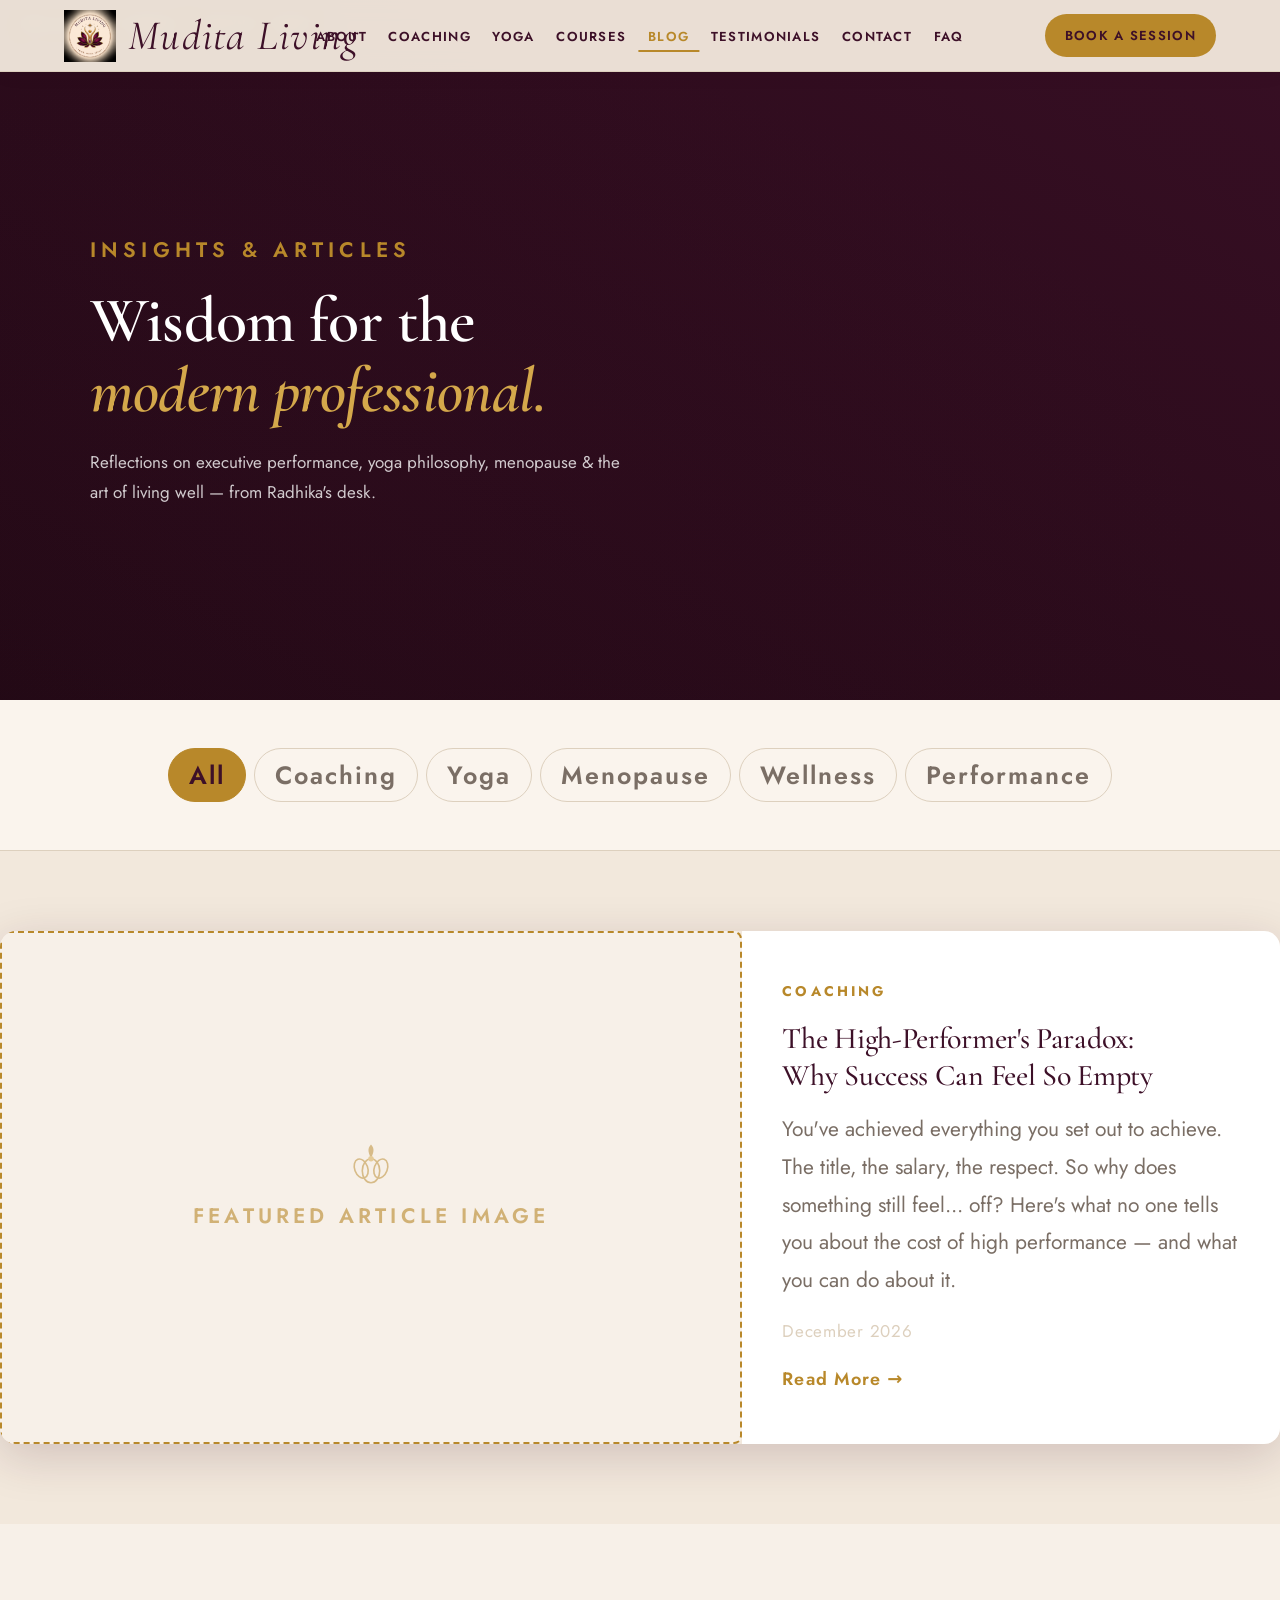
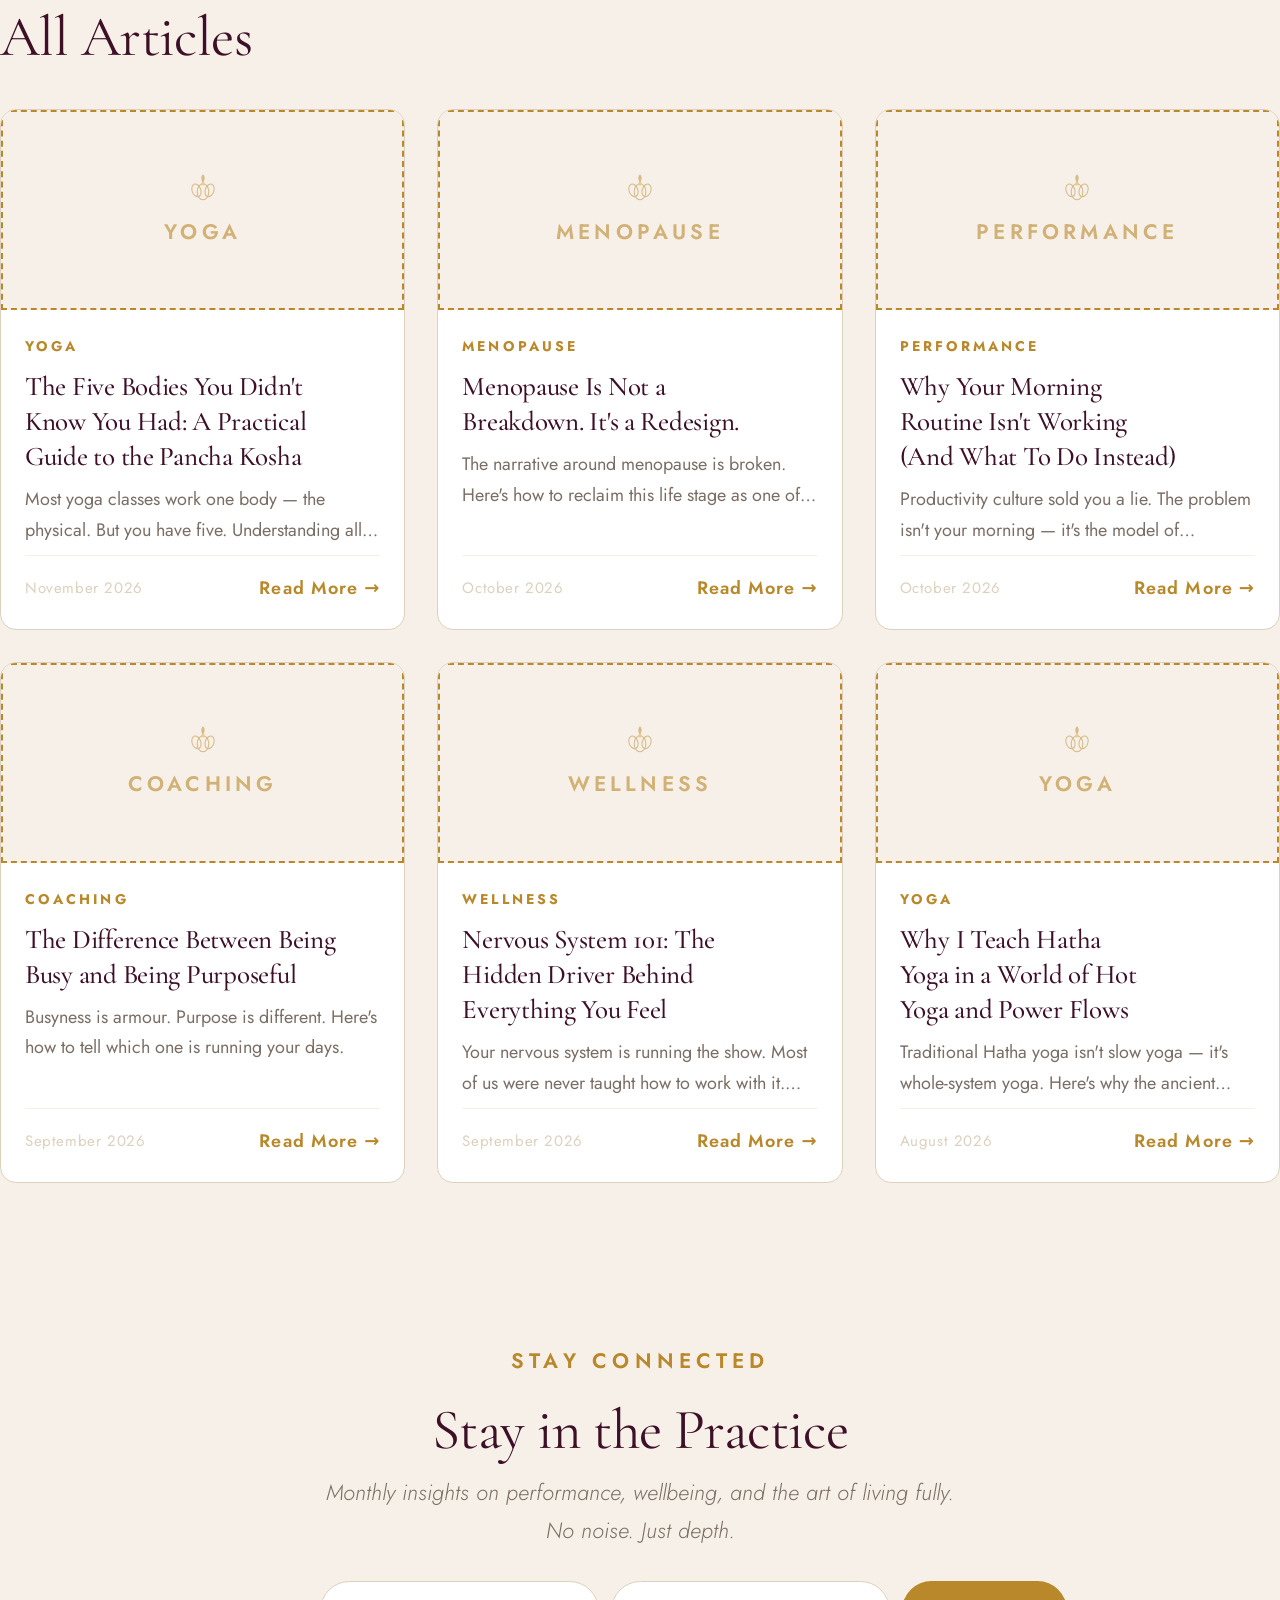
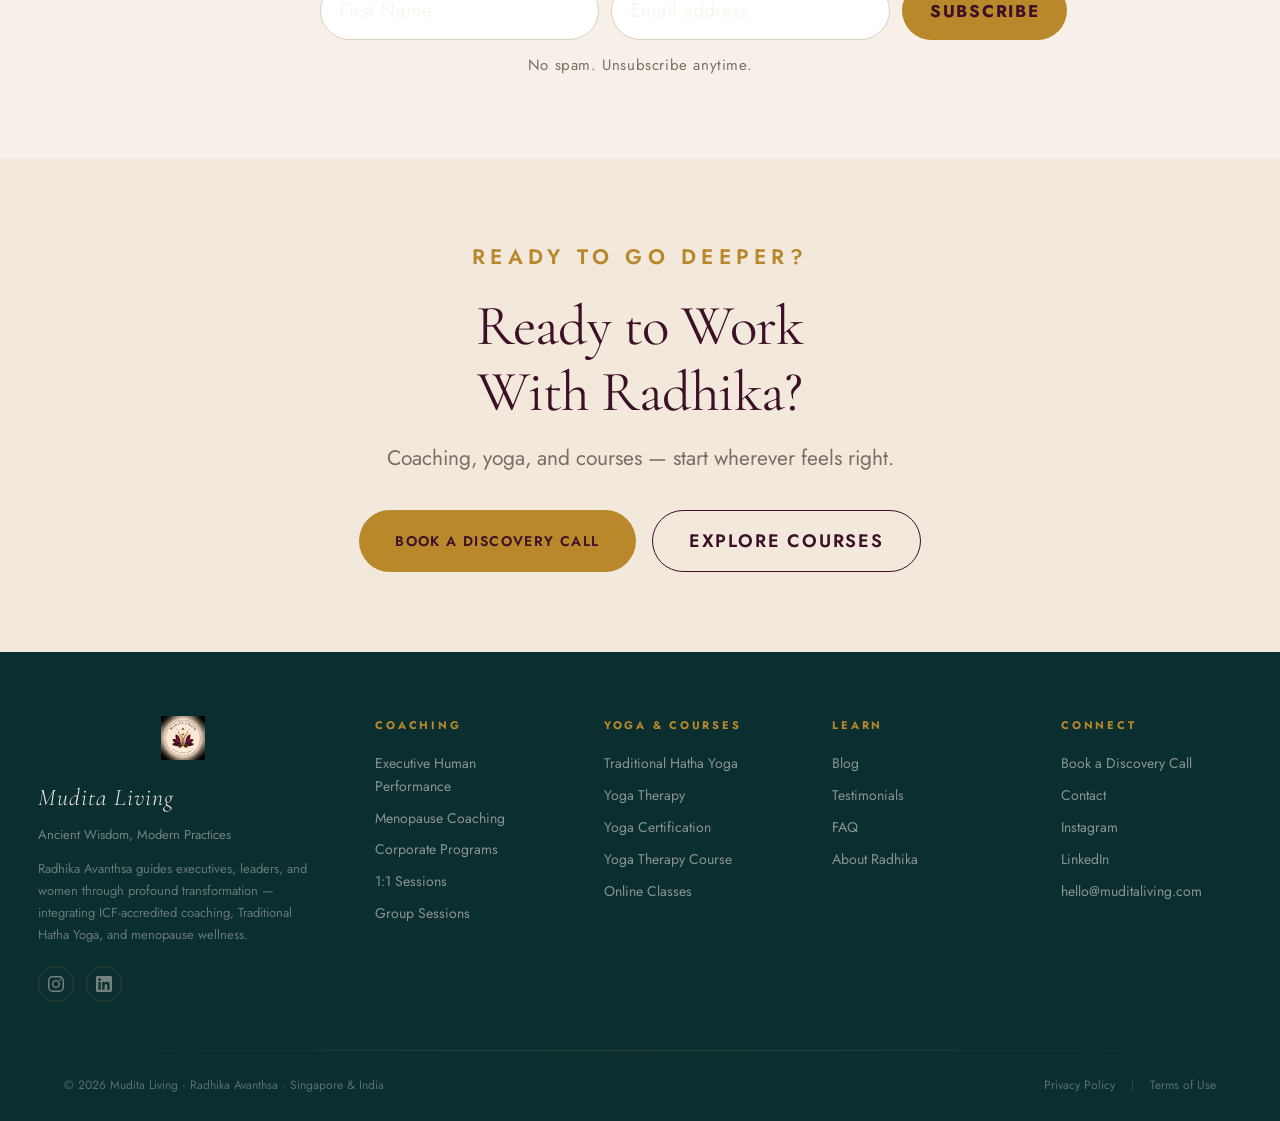
<file: pages/blog.html>
<!DOCTYPE html>
<html lang="en">
<head>
  <meta charset="UTF-8">
  <meta name="viewport" content="width=device-width, initial-scale=1.0">
  <title>Blog — Insights &amp; Wisdom | Mudita Living</title>
  <meta name="description" content="Ancient wisdom, modern context, practical tools. Articles on executive coaching, traditional yoga, menopause, and high-performance wellbeing by Radhika Avanthsa.">
  <meta property="og:title" content="Blog — Mudita Living">
  <meta property="og:description" content="Insights on coaching, yoga, menopause, and performance from ICF-accredited life coach Radhika Avanthsa.">
  <meta property="og:type" content="website">
  <meta property="og:url" content="https://muditaliving.com/pages/blog.html">
  <meta property="og:image" content="https://muditaliving.com/assets/images/og-home.jpg">
  <meta property="og:site_name" content="Mudita Living">
  <!-- Twitter Card -->
  <meta name="twitter:card" content="summary_large_image">
  <meta name="twitter:title" content="Blog — Insights & Wisdom | Mudita Living">
  <meta name="twitter:description" content="Ancient wisdom, modern context, practical tools. Articles on coaching, yoga, menopause, and performance by Radhika Avanthsa.">
  <meta name="twitter:image" content="https://muditaliving.com/assets/images/og-home.jpg">
  <link rel="canonical" href="https://muditaliving.com/pages/blog.html">
  <!-- Fonts -->
  <link rel="preconnect" href="https://fonts.googleapis.com">
  <link rel="preconnect" href="https://fonts.gstatic.com" crossorigin>
  <link rel="stylesheet" href="https://fonts.googleapis.com/css2?family=Cormorant+Garamond:ital,wght@0,300;0,400;0,500;0,600;0,700;1,300;1,400;1,600&family=Jost:wght@300;400;500;600;700&display=swap">
  <link rel="stylesheet" href="../assets/global.css">
  <style>
    /* ── Page-specific styles ── */

    /* Filter bar strip */
    .filter-strip {
      background: var(--off-white);
      border-bottom: 1px solid var(--warm-beige);
      padding: 1.5rem 5%;
      position: sticky;
      top: var(--nav-height);
      z-index: 80;
    }

    /* Featured article */
    .featured-wrap {
      max-width: var(--max-width);
      margin: 0 auto;
    }
    .featured-card {
      display: grid;
      grid-template-columns: 58% 42%;
      border-radius: var(--radius-lg);
      overflow: hidden;
      box-shadow: var(--shadow-lg);
      min-height: 400px;
    }
    .featured-image {
      min-height: 400px;
    }
    .featured-content {
      background: #fff;
      padding: 3rem 2.5rem;
      display: flex;
      flex-direction: column;
      justify-content: center;
      gap: 1rem;
    }
    .featured-tag {
      font-family: var(--font-body);
      font-size: 14px;
      font-weight: 700;
      letter-spacing: 0.22em;
      text-transform: uppercase;
      color: var(--gold);
    }
    .featured-content h2 {
      font-family: var(--font-display);
      font-size: clamp(22px, 2.4vw, 30px);
      font-weight: 500;
      color: var(--dark-burgundy);
      line-height: 1.25;
    }
    .featured-excerpt {
      font-size: 21px;
      color: var(--muted-brown);
      line-height: 1.8;
    }
    .featured-meta {
      font-size: 17px;
      color: var(--warm-beige);
      letter-spacing: 0.04em;
    }
    .read-more {
      display: inline-flex;
      align-items: center;
      gap: 4px;
      font-family: var(--font-body);
      font-size: 18px;
      font-weight: 600;
      color: var(--gold);
      letter-spacing: 0.06em;
      border-bottom: 1px solid transparent;
      transition: border-color var(--ease);
    }
    .read-more:hover { border-bottom-color: var(--gold); }

    /* Articles section */
    .articles-wrap {
      max-width: var(--max-width);
      margin: 0 auto;
    }
    .articles-wrap h2 {
      font-family: var(--font-display);
      font-size: var(--text-h2);
      font-weight: 400;
      color: var(--dark-burgundy);
      margin-bottom: 2.5rem;
    }
    .articles-grid {
      display: grid;
      grid-template-columns: repeat(3, 1fr);
      gap: 2rem;
    }

    /* Article card */
    .article-card {
      background: #fff;
      border: 1px solid var(--warm-beige);
      border-radius: var(--radius-lg);
      overflow: hidden;
      display: flex;
      flex-direction: column;
      transition: transform var(--ease), box-shadow var(--ease);
    }
    .article-card:hover {
      transform: translateY(-4px);
      box-shadow: var(--shadow-lg);
    }
    .card-image {
      flex-shrink: 0;
    }
    .card-body {
      padding: 1.5rem;
      display: flex;
      flex-direction: column;
      gap: 0.6rem;
      flex: 1;
    }
    .card-tag {
      font-family: var(--font-body);
      font-size: 14px;
      font-weight: 700;
      letter-spacing: 0.22em;
      text-transform: uppercase;
      color: var(--gold);
    }
    .card-title {
      font-family: var(--font-display);
      font-size: 27px;
      font-weight: 500;
      color: var(--dark-burgundy);
      line-height: 1.3;
    }
    .card-excerpt {
      font-size: 18px;
      color: var(--muted-brown);
      line-height: 1.7;
      display: -webkit-box;
      -webkit-line-clamp: 2;
      -webkit-box-orient: vertical;
      overflow: hidden;
    }
    .card-footer {
      display: flex;
      align-items: center;
      justify-content: space-between;
      margin-top: auto;
      padding-top: 1rem;
      border-top: 1px solid rgba(184,136,42,0.12);
    }
    .card-date {
      font-size: 15px;
      color: var(--warm-beige);
      letter-spacing: 0.04em;
    }

    /* Newsletter */
    .newsletter-inner {
      max-width: 640px;
      margin: 0 auto;
      text-align: center;
      position: relative;
      z-index: 1;
    }
    .newsletter-inner h2 {
      font-family: var(--font-display);
      font-size: var(--text-h2);
      font-weight: 400;
      color: var(--cream);
      margin-bottom: 0.75rem;
    }
    .newsletter-subtitle {
      font-family: var(--font-body);
      font-style: italic;
      font-weight: 300;
      font-size: 22px;
      color: rgba(242,232,220,0.8);
      line-height: 1.7;
      margin-bottom: 2rem;
    }
    .newsletter-form {
      display: flex;
      gap: 0.75rem;
      margin-bottom: 0.75rem;
    }
    .newsletter-form input {
      flex: 1;
      padding: 14px 18px;
      background: rgba(242,232,220,0.1);
      border: 1.5px solid rgba(242,232,220,0.25);
      border-radius: var(--radius-pill);
      color: var(--cream);
      font-family: var(--font-body);
      font-size: 20px;
      min-height: 48px;
      outline: none;
      transition: border-color var(--ease);
    }
    .newsletter-form input::placeholder { color: rgba(242,232,220,0.45); }
    .newsletter-form input:focus { border-color: var(--gold); }
    .newsletter-form button {
      padding: 14px 28px;
      background: var(--gold);
      color: var(--dark-burgundy);
      font-family: var(--font-body);
      font-weight: 700;
      font-size: 17px;
      letter-spacing: 0.1em;
      text-transform: uppercase;
      border: none;
      border-radius: var(--radius-pill);
      cursor: pointer;
      min-height: 48px;
      white-space: nowrap;
      transition: background var(--ease), transform var(--ease);
    }
    .newsletter-form button:hover { background: var(--light-gold); transform: translateY(-1px); }
    .newsletter-fine {
      font-size: 15px;
      color: rgba(242,232,220,0.45);
      letter-spacing: 0.04em;
    }

    /* Blog CTA */
    .blog-cta-inner {
      max-width: 600px;
      margin: 0 auto;
      text-align: center;
    }
    .blog-cta-inner h2 {
      font-family: var(--font-display);
      font-size: var(--text-h2);
      font-weight: 400;
      color: var(--dark-burgundy);
      margin-bottom: 1rem;
    }
    .blog-cta-inner p {
      color: var(--muted-brown);
      font-size: 21px;
      line-height: 1.8;
      margin-bottom: 2rem;
    }
    .blog-cta-buttons {
      display: flex;
      gap: 1rem;
      justify-content: center;
      flex-wrap: wrap;
    }
    .btn-outline-burgundy {
      display: inline-flex;
      align-items: center;
      gap: 0.5rem;
      border: 1.5px solid var(--dark-burgundy);
      color: var(--dark-burgundy);
      font-family: var(--font-body);
      font-weight: 600;
      font-size: 18px;
      letter-spacing: 0.1em;
      text-transform: uppercase;
      padding: 14px 36px;
      border-radius: var(--radius-pill);
      transition: all var(--ease);
      white-space: nowrap;
      min-height: 48px;
    }
    .btn-outline-burgundy:hover {
      background: var(--dark-burgundy);
      color: var(--cream);
      transform: translateY(-1px);
    }

    /* Responsive */
    @media (max-width: 900px) {
      .articles-grid { grid-template-columns: repeat(2, 1fr); }
    }
    @media (max-width: 768px) {
      .featured-card { grid-template-columns: 1fr; }
      .featured-image { min-height: 260px; }
      .featured-content { padding: 2rem 1.5rem; }
    }
    @media (max-width: 600px) {
      .newsletter-form { flex-direction: column; }
      .newsletter-form button { width: 100%; }
      .articles-grid { grid-template-columns: 1fr; }
      .blog-cta-buttons { flex-direction: column; align-items: center; }
    }
  </style>
</head>
<body>

  <!-- ═══ HERO ═══ -->
  <section class="page-photo-hero" style="background-image: url('https://images.unsplash.com/photo-1455390582262-044cdead277a?w=1920&q=80&auto=format&fit=crop');">
    <div class="photo-label">Replace with "journal / writing" photo</div>
    <div class="page-photo-hero__overlay"></div>
    <div class="page-photo-hero__content">
      <span class="section-label">Insights &amp; Articles</span>
      <h1>Wisdom for the <em>modern professional.</em></h1>
      <p>Reflections on executive performance, yoga philosophy, menopause &amp; the art of living well — from Radhika's desk.</p>
    </div>
  </section>

  <!-- ═══ FILTER BAR ═══ -->
  <div class="filter-strip" role="navigation" aria-label="Filter articles by category">
    <div class="filter-bar" style="padding:1.5rem 0;">
      <button class="filter-pill active" data-filter="all" onclick="filterPosts('all')">All</button>
      <button class="filter-pill" data-filter="coaching" onclick="filterPosts('coaching')">Coaching</button>
      <button class="filter-pill" data-filter="yoga" onclick="filterPosts('yoga')">Yoga</button>
      <button class="filter-pill" data-filter="menopause" onclick="filterPosts('menopause')">Menopause</button>
      <button class="filter-pill" data-filter="wellness" onclick="filterPosts('wellness')">Wellness</button>
      <button class="filter-pill" data-filter="performance" onclick="filterPosts('performance')">Performance</button>
    </div>
  </div>

  <!-- ═══ FEATURED ARTICLE ═══ -->
  <section class="bg-cream">
    <div class="featured-wrap">
      <!-- CONTENT: Replace placeholder with actual featured article image -->
      <article class="featured-card">
        <div class="featured-image img-placeholder" role="img" aria-label="Featured article image placeholder" style="min-height:400px;">
          <svg width="48" height="48" viewBox="0 0 44 44" fill="none">
            <ellipse cx="22" cy="30" rx="8" ry="11" fill="none" stroke="#B8882A" stroke-width="1.5"/>
            <ellipse cx="13" cy="28" rx="6" ry="9" transform="rotate(-20 13 28)" fill="none" stroke="#B8882A" stroke-width="1.5"/>
            <ellipse cx="31" cy="28" rx="6" ry="9" transform="rotate(20 31 28)" fill="none" stroke="#B8882A" stroke-width="1.5"/>
            <path d="M22 19 C20 14,18 10,22 6 C26 10,24 14,22 19Z" fill="#B8882A"/>
            <circle cx="22" cy="19" r="2.5" fill="#D4A84B"/>
          </svg>
          <span>Featured Article Image</span>
        </div>
        <div class="featured-content">
          <span class="featured-tag">Coaching</span>
          <h2>The High-Performer's Paradox: Why Success Can Feel So Empty</h2>
          <p class="featured-excerpt">You've achieved everything you set out to achieve. The title, the salary, the respect. So why does something still feel... off? Here's what no one tells you about the cost of high performance — and what you can do about it.</p>
          <p class="featured-meta">December 2026</p>
          <a href="#" class="read-more" aria-label="Read: The High-Performer's Paradox">Read More →</a>
        </div>
      </article>
    </div>
  </section>

  <!-- ═══ ARTICLES GRID ═══ -->
  <section class="bg-cream-2">
    <div class="articles-wrap">
      <h2>All Articles</h2>
      <div class="articles-grid" id="articleGrid">

        <!-- Card 1: Yoga -->
        <article class="article-card fade-up" data-category="yoga">
          <div class="card-image img-placeholder" role="img" aria-label="Pancha Kosha article image" style="min-height:200px; border-radius:0;">
            <svg width="32" height="32" viewBox="0 0 44 44" fill="none">
              <ellipse cx="22" cy="30" rx="8" ry="11" fill="none" stroke="#B8882A" stroke-width="1.5"/>
              <ellipse cx="13" cy="28" rx="6" ry="9" transform="rotate(-20 13 28)" fill="none" stroke="#B8882A" stroke-width="1.5"/>
              <ellipse cx="31" cy="28" rx="6" ry="9" transform="rotate(20 31 28)" fill="none" stroke="#B8882A" stroke-width="1.5"/>
              <path d="M22 19 C20 14,18 10,22 6 C26 10,24 14,22 19Z" fill="#B8882A"/>
              <circle cx="22" cy="19" r="2.5" fill="#D4A84B"/>
            </svg>
            <span>Yoga</span>
          </div>
          <div class="card-body">
            <span class="card-tag">Yoga</span>
            <h3 class="card-title">The Five Bodies You Didn't Know You Had: A Practical Guide to the Pancha Kosha</h3>
            <p class="card-excerpt">Most yoga classes work one body — the physical. But you have five. Understanding all of them changes everything about how you practice and how you live.</p>
            <div class="card-footer">
              <span class="card-date">November 2026</span>
              <a href="#" class="read-more" aria-label="Read: The Five Bodies You Didn't Know You Had">Read More →</a>
            </div>
          </div>
        </article>

        <!-- Card 2: Menopause -->
        <article class="article-card fade-up" data-category="menopause">
          <div class="card-image img-placeholder" role="img" aria-label="Menopause redesign article image" style="min-height:200px; border-radius:0;">
            <svg width="32" height="32" viewBox="0 0 44 44" fill="none">
              <ellipse cx="22" cy="30" rx="8" ry="11" fill="none" stroke="#B8882A" stroke-width="1.5"/>
              <ellipse cx="13" cy="28" rx="6" ry="9" transform="rotate(-20 13 28)" fill="none" stroke="#B8882A" stroke-width="1.5"/>
              <ellipse cx="31" cy="28" rx="6" ry="9" transform="rotate(20 31 28)" fill="none" stroke="#B8882A" stroke-width="1.5"/>
              <path d="M22 19 C20 14,18 10,22 6 C26 10,24 14,22 19Z" fill="#B8882A"/>
              <circle cx="22" cy="19" r="2.5" fill="#D4A84B"/>
            </svg>
            <span>Menopause</span>
          </div>
          <div class="card-body">
            <span class="card-tag">Menopause</span>
            <h3 class="card-title">Menopause Is Not a Breakdown. It's a Redesign.</h3>
            <p class="card-excerpt">The narrative around menopause is broken. Here's how to reclaim this life stage as one of the most powerful transitions a woman can move through.</p>
            <div class="card-footer">
              <span class="card-date">October 2026</span>
              <a href="#" class="read-more" aria-label="Read: Menopause Is Not a Breakdown">Read More →</a>
            </div>
          </div>
        </article>

        <!-- Card 3: Performance -->
        <article class="article-card fade-up" data-category="performance">
          <div class="card-image img-placeholder" role="img" aria-label="Morning routine article image" style="min-height:200px; border-radius:0;">
            <svg width="32" height="32" viewBox="0 0 44 44" fill="none">
              <ellipse cx="22" cy="30" rx="8" ry="11" fill="none" stroke="#B8882A" stroke-width="1.5"/>
              <ellipse cx="13" cy="28" rx="6" ry="9" transform="rotate(-20 13 28)" fill="none" stroke="#B8882A" stroke-width="1.5"/>
              <ellipse cx="31" cy="28" rx="6" ry="9" transform="rotate(20 31 28)" fill="none" stroke="#B8882A" stroke-width="1.5"/>
              <path d="M22 19 C20 14,18 10,22 6 C26 10,24 14,22 19Z" fill="#B8882A"/>
              <circle cx="22" cy="19" r="2.5" fill="#D4A84B"/>
            </svg>
            <span>Performance</span>
          </div>
          <div class="card-body">
            <span class="card-tag">Performance</span>
            <h3 class="card-title">Why Your Morning Routine Isn't Working (And What To Do Instead)</h3>
            <p class="card-excerpt">Productivity culture sold you a lie. The problem isn't your morning — it's the model of performance you're running on.</p>
            <div class="card-footer">
              <span class="card-date">October 2026</span>
              <a href="#" class="read-more" aria-label="Read: Why Your Morning Routine Isn't Working">Read More →</a>
            </div>
          </div>
        </article>

        <!-- Card 4: Coaching -->
        <article class="article-card fade-up" data-category="coaching">
          <div class="card-image img-placeholder" role="img" aria-label="Busy vs purposeful article image" style="min-height:200px; border-radius:0;">
            <svg width="32" height="32" viewBox="0 0 44 44" fill="none">
              <ellipse cx="22" cy="30" rx="8" ry="11" fill="none" stroke="#B8882A" stroke-width="1.5"/>
              <ellipse cx="13" cy="28" rx="6" ry="9" transform="rotate(-20 13 28)" fill="none" stroke="#B8882A" stroke-width="1.5"/>
              <ellipse cx="31" cy="28" rx="6" ry="9" transform="rotate(20 31 28)" fill="none" stroke="#B8882A" stroke-width="1.5"/>
              <path d="M22 19 C20 14,18 10,22 6 C26 10,24 14,22 19Z" fill="#B8882A"/>
              <circle cx="22" cy="19" r="2.5" fill="#D4A84B"/>
            </svg>
            <span>Coaching</span>
          </div>
          <div class="card-body">
            <span class="card-tag">Coaching</span>
            <h3 class="card-title">The Difference Between Being Busy and Being Purposeful</h3>
            <p class="card-excerpt">Busyness is armour. Purpose is different. Here's how to tell which one is running your days.</p>
            <div class="card-footer">
              <span class="card-date">September 2026</span>
              <a href="#" class="read-more" aria-label="Read: The Difference Between Being Busy and Being Purposeful">Read More →</a>
            </div>
          </div>
        </article>

        <!-- Card 5: Wellness -->
        <article class="article-card fade-up" data-category="wellness">
          <div class="card-image img-placeholder" role="img" aria-label="Nervous system article image" style="min-height:200px; border-radius:0;">
            <svg width="32" height="32" viewBox="0 0 44 44" fill="none">
              <ellipse cx="22" cy="30" rx="8" ry="11" fill="none" stroke="#B8882A" stroke-width="1.5"/>
              <ellipse cx="13" cy="28" rx="6" ry="9" transform="rotate(-20 13 28)" fill="none" stroke="#B8882A" stroke-width="1.5"/>
              <ellipse cx="31" cy="28" rx="6" ry="9" transform="rotate(20 31 28)" fill="none" stroke="#B8882A" stroke-width="1.5"/>
              <path d="M22 19 C20 14,18 10,22 6 C26 10,24 14,22 19Z" fill="#B8882A"/>
              <circle cx="22" cy="19" r="2.5" fill="#D4A84B"/>
            </svg>
            <span>Wellness</span>
          </div>
          <div class="card-body">
            <span class="card-tag">Wellness</span>
            <h3 class="card-title">Nervous System 101: The Hidden Driver Behind Everything You Feel</h3>
            <p class="card-excerpt">Your nervous system is running the show. Most of us were never taught how to work with it. This is where to start.</p>
            <div class="card-footer">
              <span class="card-date">September 2026</span>
              <a href="#" class="read-more" aria-label="Read: Nervous System 101">Read More →</a>
            </div>
          </div>
        </article>

        <!-- Card 6: Yoga -->
        <article class="article-card fade-up" data-category="yoga">
          <div class="card-image img-placeholder" role="img" aria-label="Hatha yoga article image" style="min-height:200px; border-radius:0;">
            <svg width="32" height="32" viewBox="0 0 44 44" fill="none">
              <ellipse cx="22" cy="30" rx="8" ry="11" fill="none" stroke="#B8882A" stroke-width="1.5"/>
              <ellipse cx="13" cy="28" rx="6" ry="9" transform="rotate(-20 13 28)" fill="none" stroke="#B8882A" stroke-width="1.5"/>
              <ellipse cx="31" cy="28" rx="6" ry="9" transform="rotate(20 31 28)" fill="none" stroke="#B8882A" stroke-width="1.5"/>
              <path d="M22 19 C20 14,18 10,22 6 C26 10,24 14,22 19Z" fill="#B8882A"/>
              <circle cx="22" cy="19" r="2.5" fill="#D4A84B"/>
            </svg>
            <span>Yoga</span>
          </div>
          <div class="card-body">
            <span class="card-tag">Yoga</span>
            <h3 class="card-title">Why I Teach Hatha Yoga in a World of Hot Yoga and Power Flows</h3>
            <p class="card-excerpt">Traditional Hatha yoga isn't slow yoga — it's whole-system yoga. Here's why the ancient approach works better for modern bodies.</p>
            <div class="card-footer">
              <span class="card-date">August 2026</span>
              <a href="#" class="read-more" aria-label="Read: Why I Teach Hatha Yoga">Read More →</a>
            </div>
          </div>
        </article>

      </div><!-- /#articleGrid -->
    </div>
  </section>

  <!-- ═══ NEWSLETTER ═══ -->
  <section class="bg-dark">
    <div class="newsletter-inner">
      <span class="section-label" style="color:var(--light-gold); justify-content:center; display:flex; margin-bottom:1rem;">Stay Connected</span>
      <h2>Stay in the Practice</h2>
      <p class="newsletter-subtitle">Monthly insights on performance, wellbeing, and the art of living fully. No noise. Just depth.</p>

      <!-- CONTENT: Connect to email service (Mailchimp/ConvertKit) -->
      <form class="newsletter-form" action="#" method="POST" novalidate aria-label="Newsletter signup">
        <input type="text" name="first_name" placeholder="First Name" autocomplete="given-name" aria-label="First name" required>
        <input type="email" name="email" placeholder="Email address" autocomplete="email" aria-label="Email address" required>
        <button type="submit">Subscribe</button>
      </form>
      <p class="newsletter-fine">No spam. Unsubscribe anytime.</p>
    </div>
  </section>

  <!-- ═══ BLOG CTA ═══ -->
  <section class="bg-cream" style="text-align:center;">
    <div class="blog-cta-inner">
      <span class="section-label" style="justify-content:center; display:flex; margin-bottom:1rem;">Ready to Go Deeper?</span>
      <h2>Ready to Work With Radhika?</h2>
      <p>Coaching, yoga, and courses — start wherever feels right.</p>
      <div class="blog-cta-buttons">
        <a href="../pages/contact.html" class="btn-primary">Book a Discovery Call</a>
        <a href="../pages/courses.html" class="btn-outline-burgundy">Explore Courses</a>
      </div>
    </div>
  </section>

  <!-- ═══ FOOTER ═══ -->

  <!-- ═══ JAVASCRIPT ═══ -->
  <script>
    /* ── Category Filter ── */
    function filterPosts(cat) {
      document.querySelectorAll('.article-card').forEach(card => {
        card.style.display = (cat === 'all' || card.dataset.category === cat) ? '' : 'none';
      });
      document.querySelectorAll('.filter-pill').forEach(pill => {
        pill.classList.toggle('active', pill.dataset.filter === cat);
      });
    }

    /* ── Newsletter form feedback ── */
    const newsletterForm = document.querySelector('.newsletter-form');
    if (newsletterForm) {
      newsletterForm.addEventListener('submit', function(e) {
        e.preventDefault();
        const btn = this.querySelector('button[type="submit"]');
        btn.textContent = 'Subscribed!';
        btn.style.background = 'var(--dark-burgundy)';
        btn.style.color = 'var(--cream)';
        btn.disabled = true;
      });
    }

    /* ── Scroll Animations ── */
    const fadeEls = document.querySelectorAll('.fade-up');
    if (fadeEls.length && 'IntersectionObserver' in window) {
      const obs = new IntersectionObserver((entries) => {
        entries.forEach(e => {
          if (e.isIntersecting) {
            e.target.classList.add('is-visible');
            obs.unobserve(e.target);
          }
        });
      }, { threshold: 0.1 });
      fadeEls.forEach(el => obs.observe(el));
    } else {
      fadeEls.forEach(el => el.classList.add('is-visible'));
    }
  </script>
  <script src="../assets/nav-component.js" defer></script>
</body>
</html>
</file>
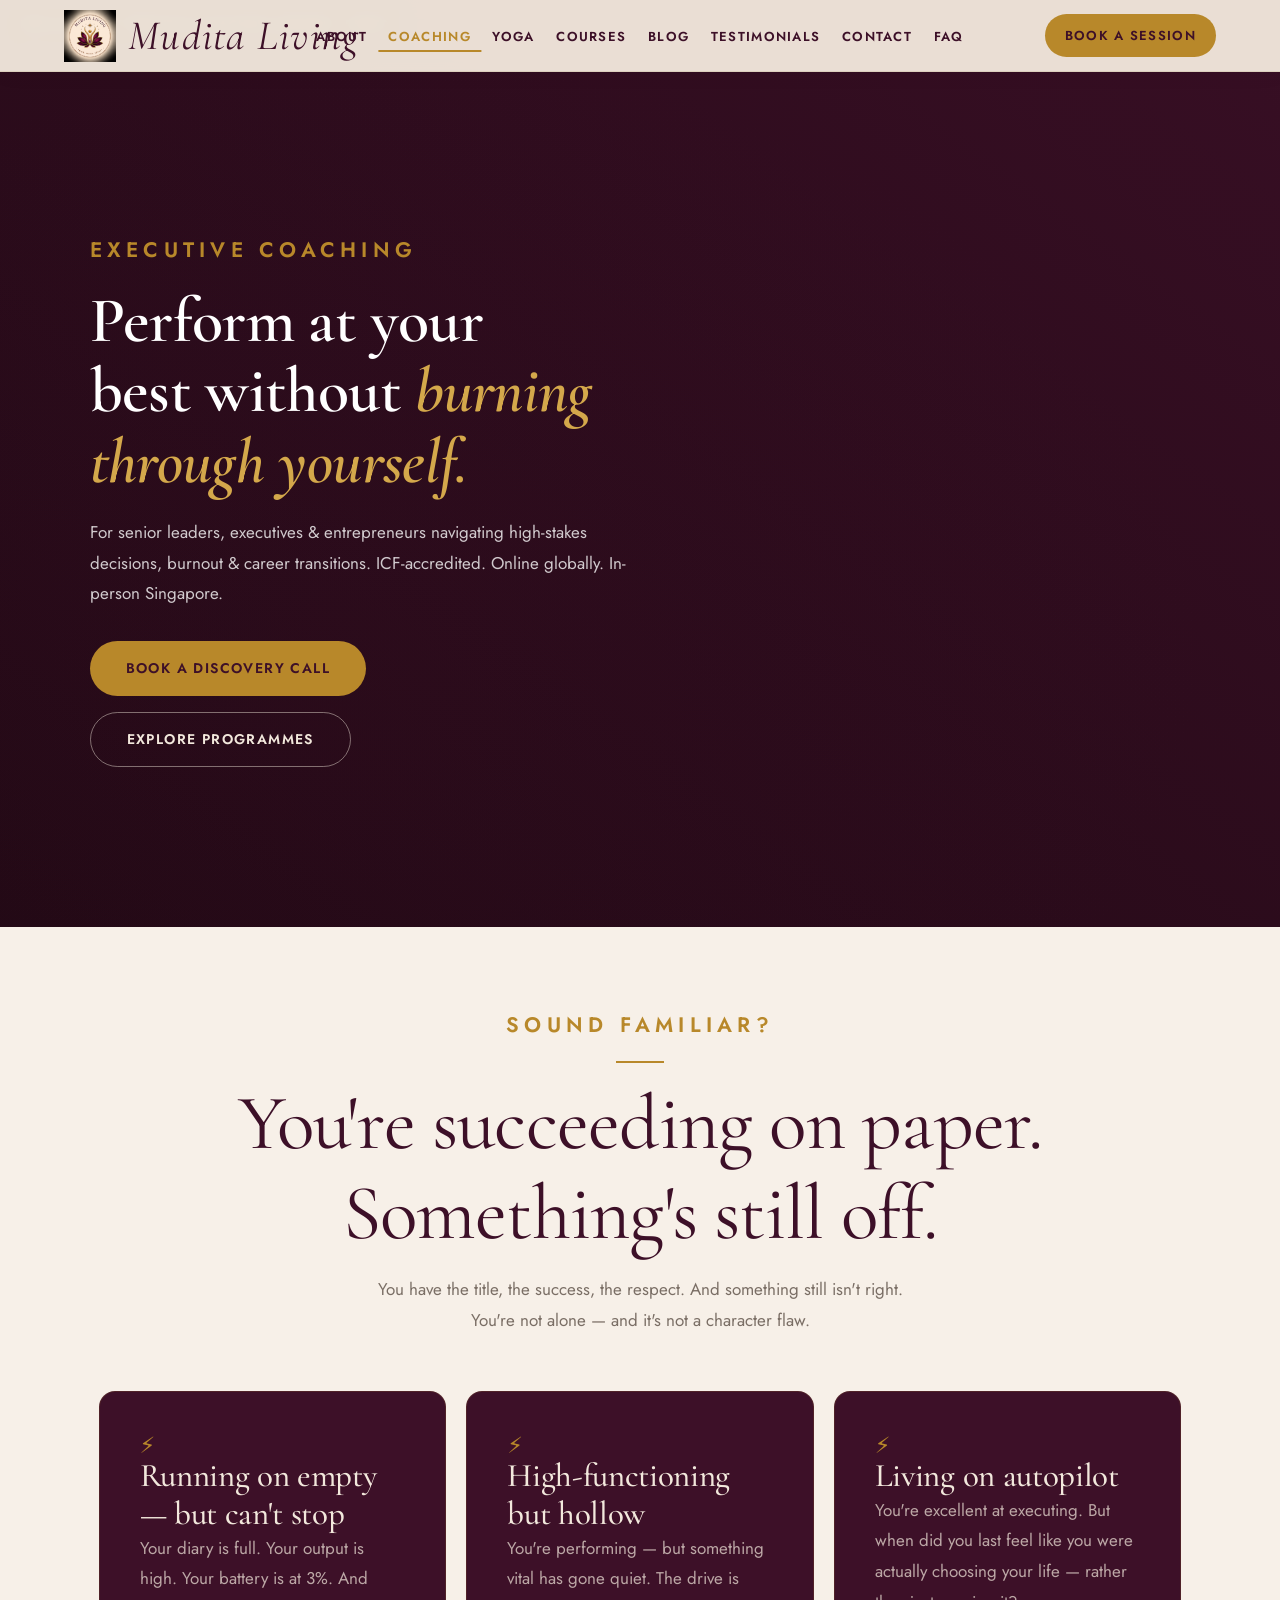
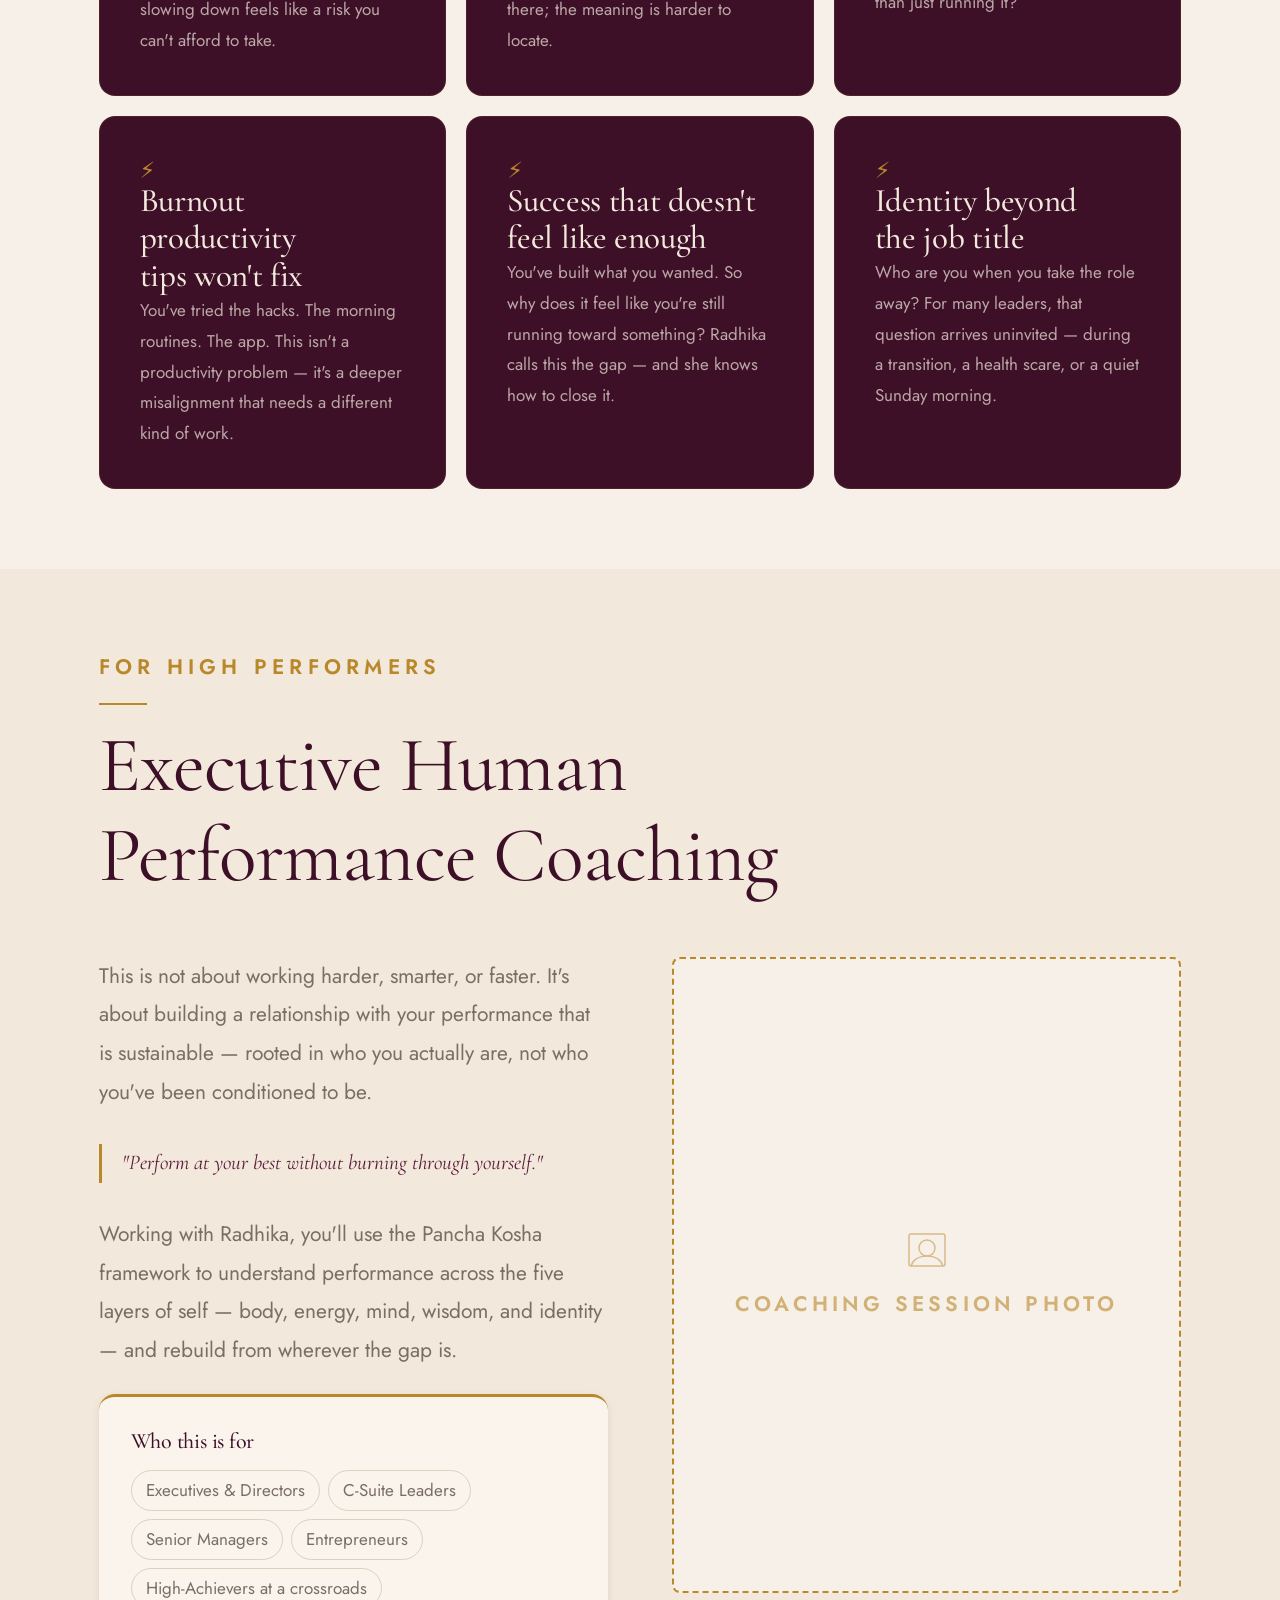
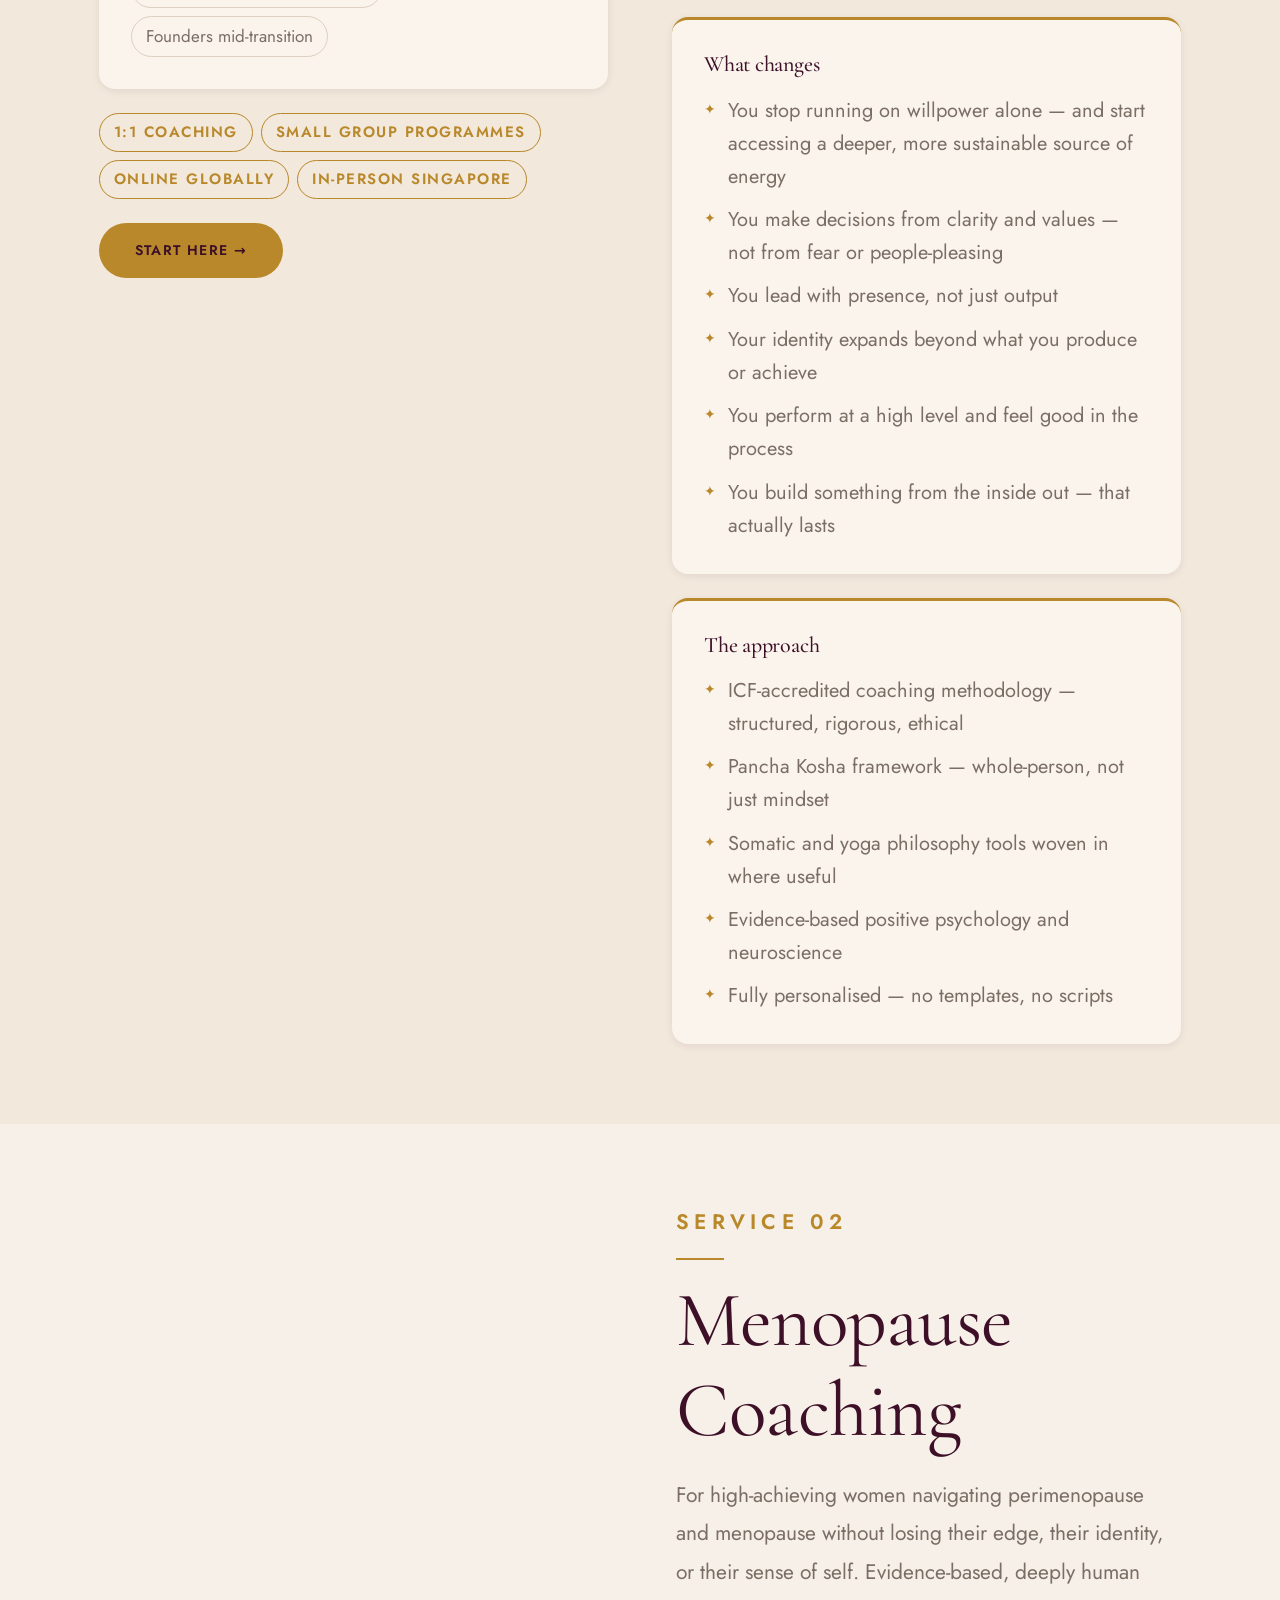
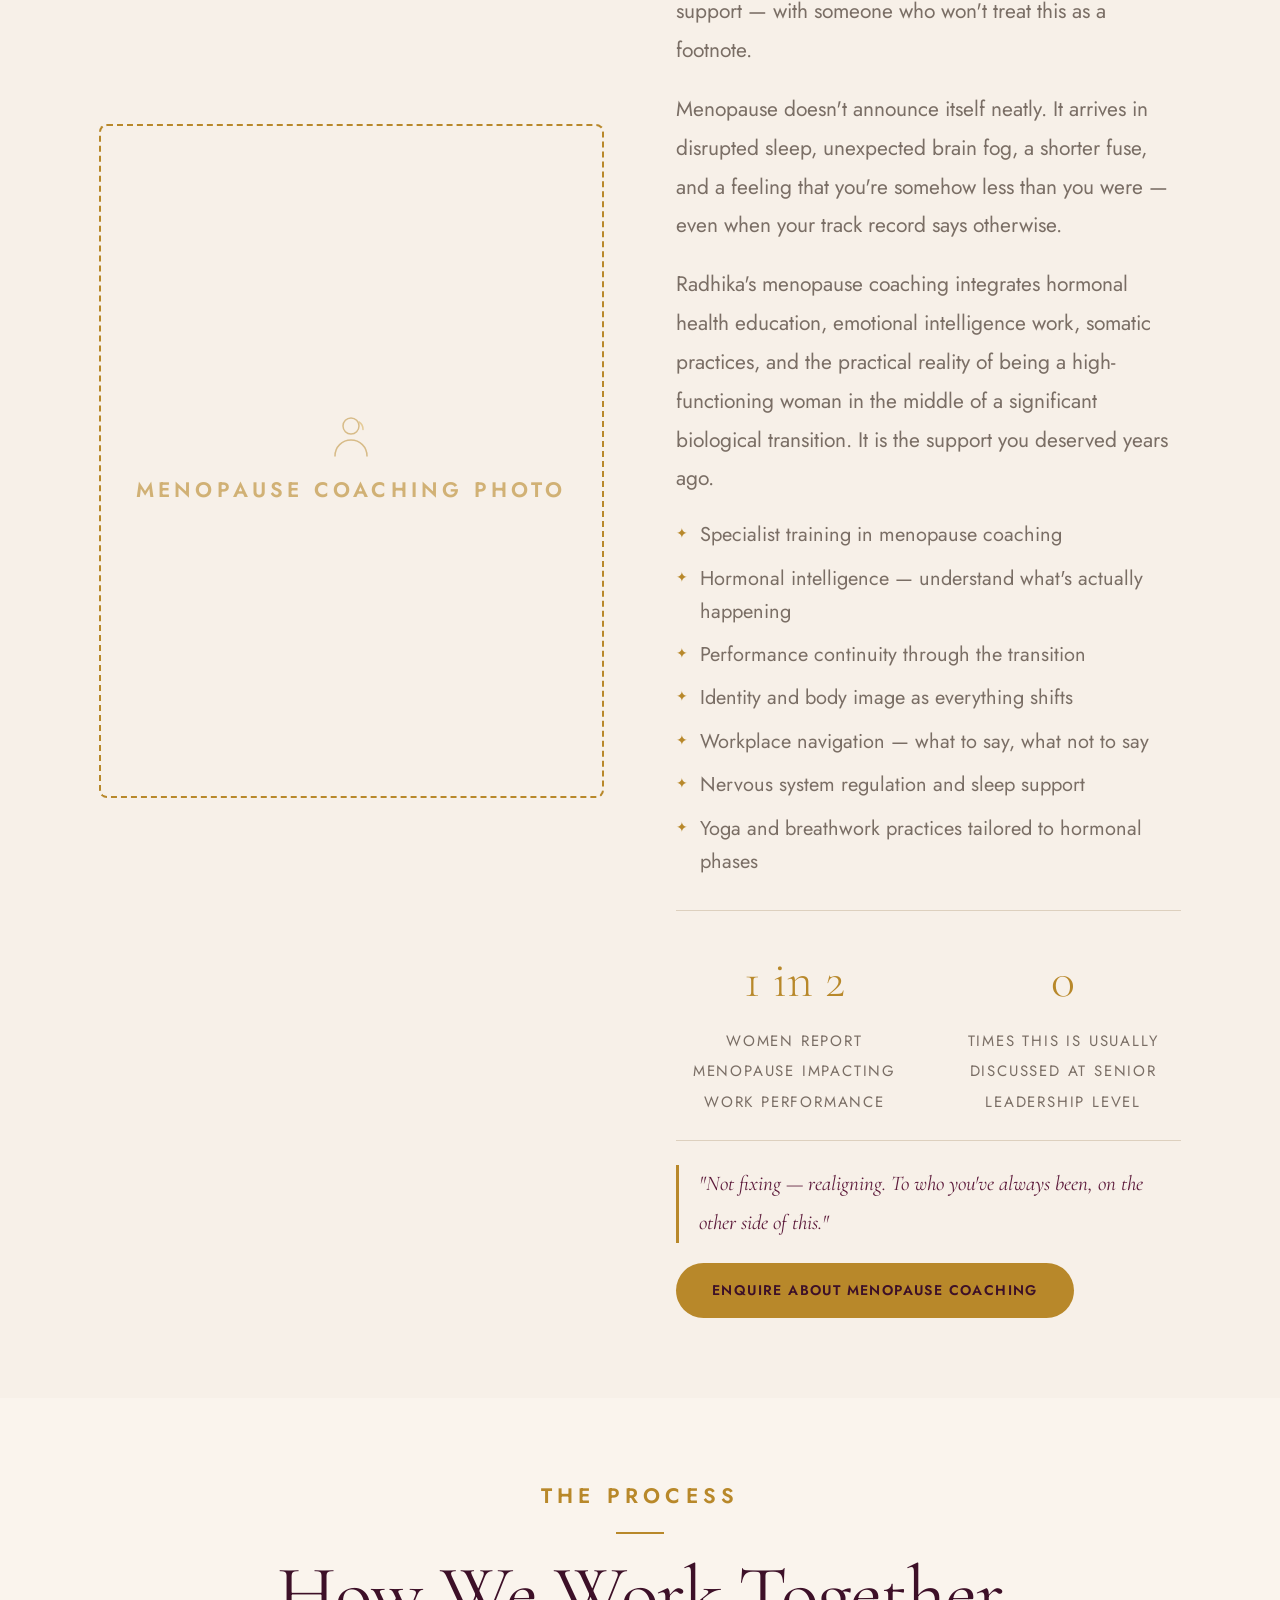
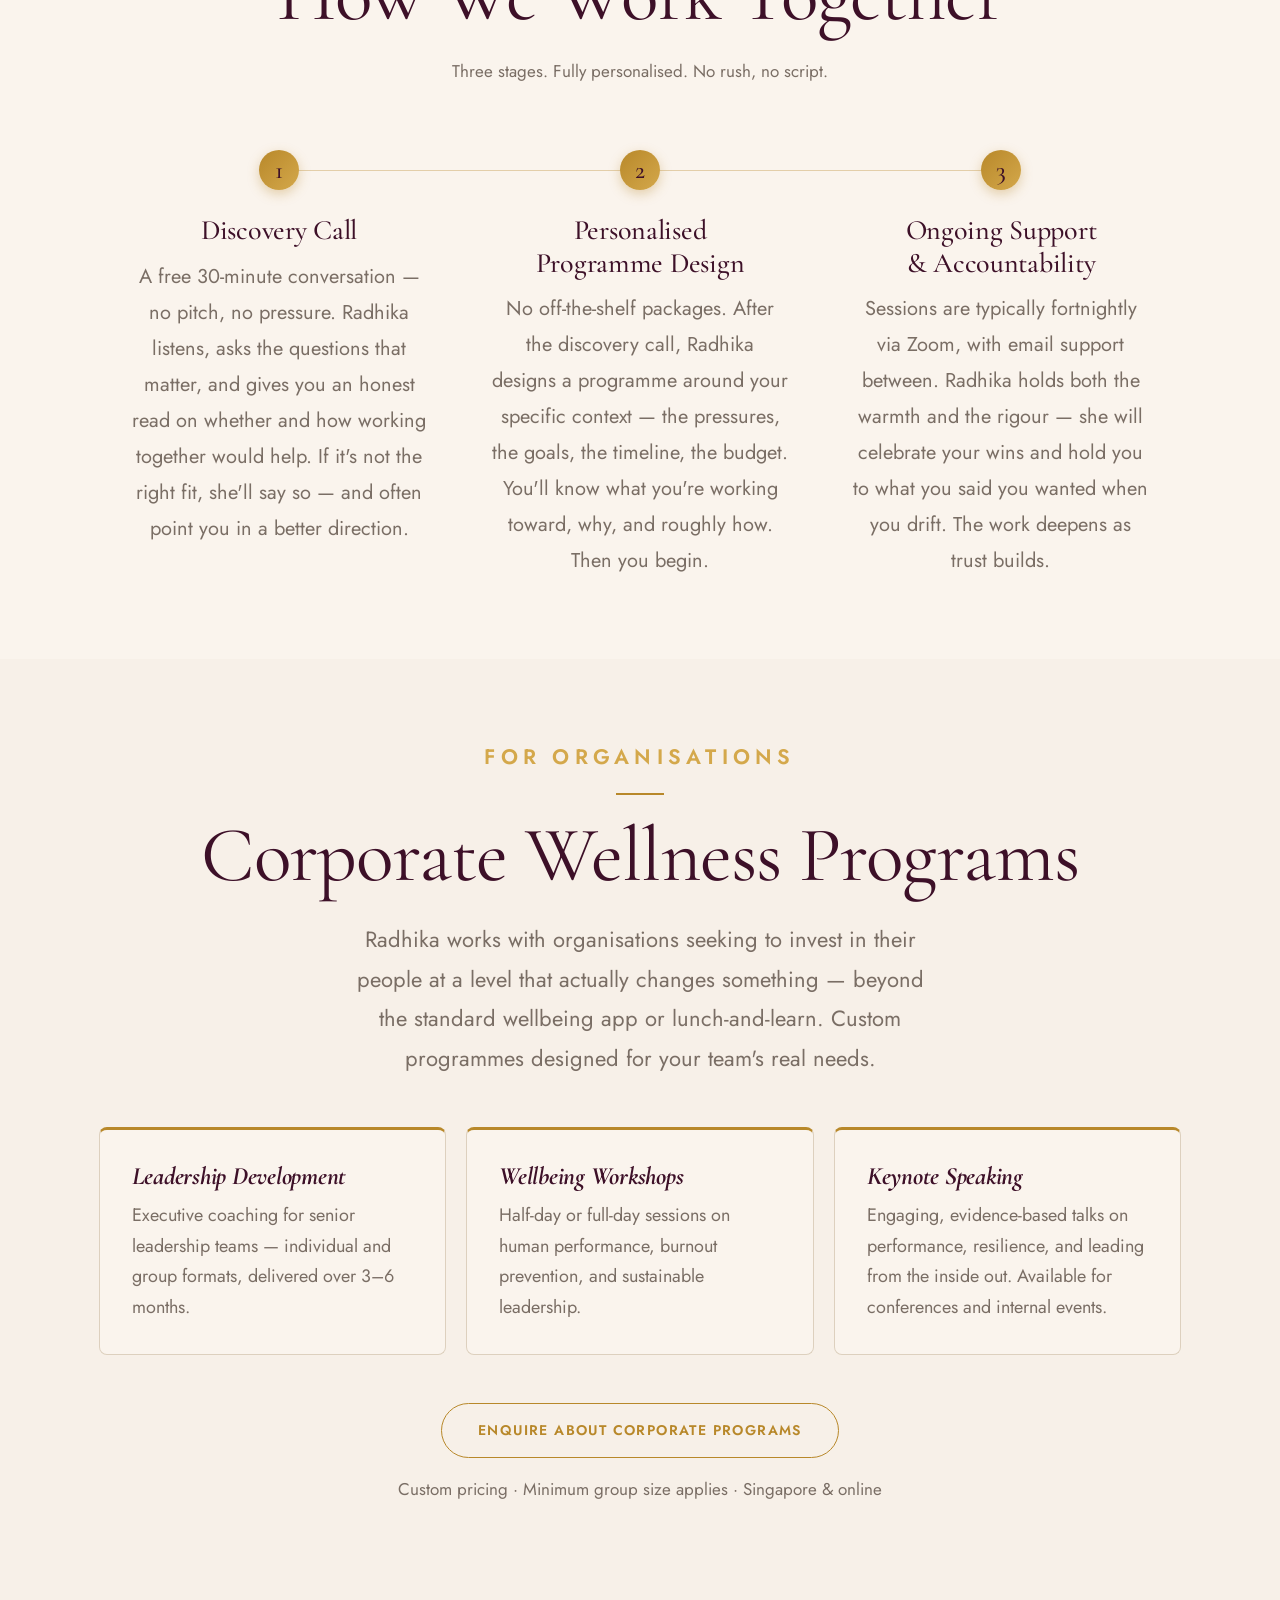
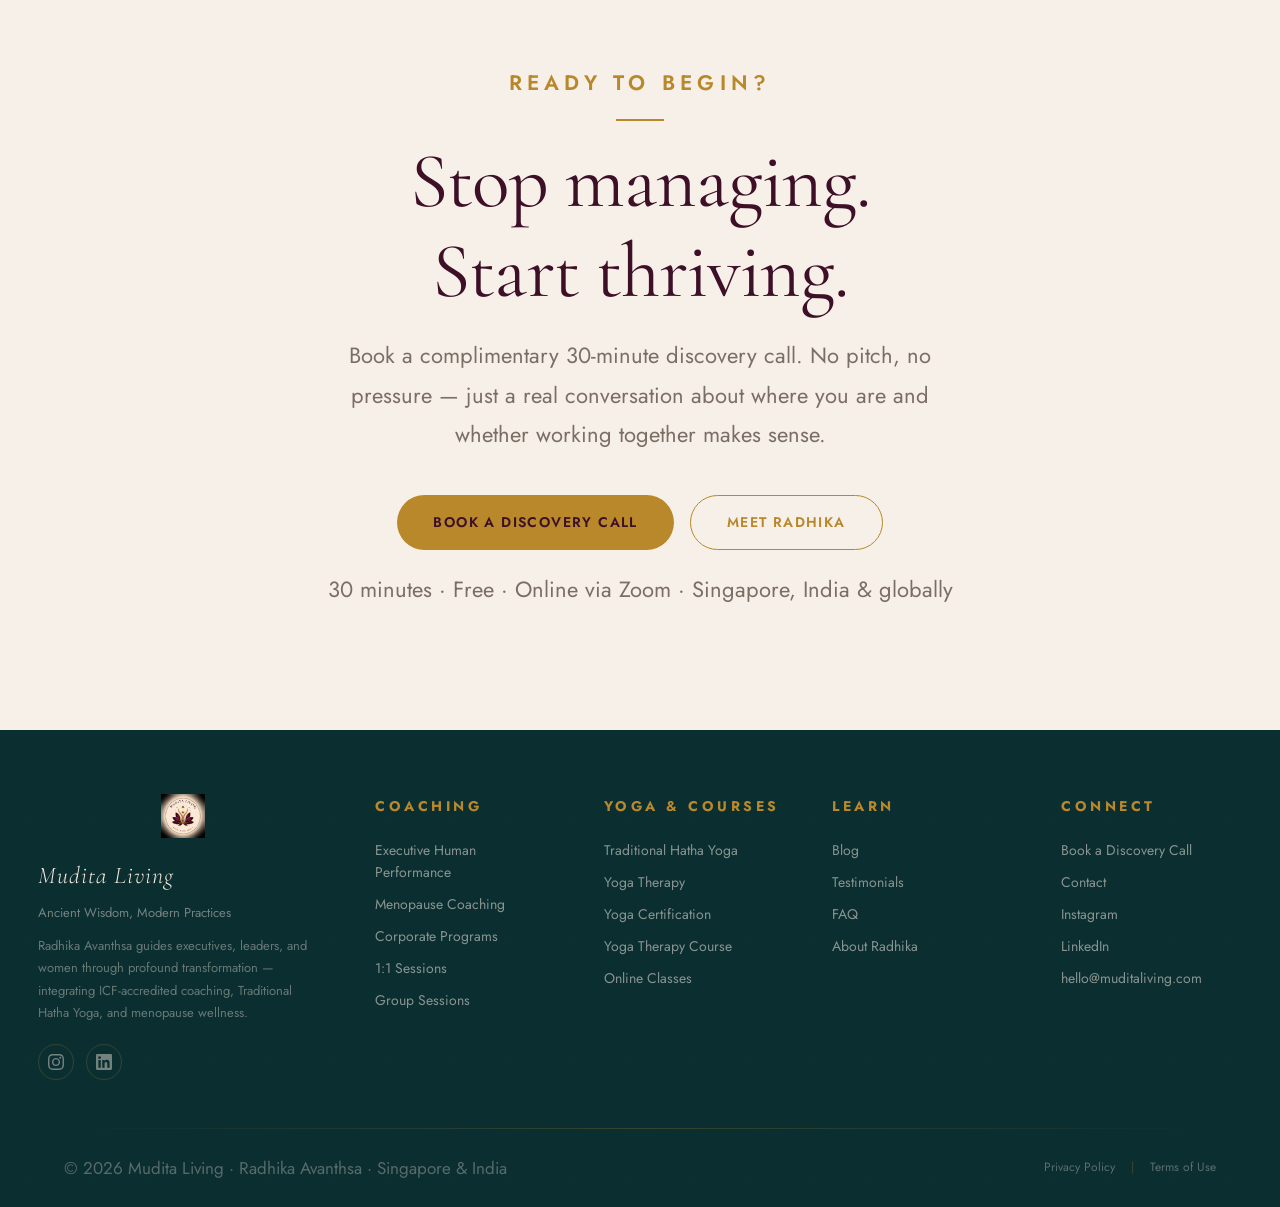
<file: pages/coaching.html>
<!DOCTYPE html>
<html lang="en">
<head>
  <meta charset="UTF-8" />
  <meta name="viewport" content="width=device-width, initial-scale=1.0" />
  <title>Executive Coaching & Menopause Coaching | Mudita Living Singapore</title>
  <meta name="description" content="Executive Human Performance Coaching and Menopause Coaching with Radhika Avanthsa — ICF-Accredited. For leaders running on empty. Online globally, based in Singapore." />
  <meta name="keywords" content="executive coach singapore, executive human performance coaching, menopause coach singapore, ICF coach online, leadership coach india" />
  <meta property="og:title" content="Executive Coaching & Menopause Coaching | Mudita Living" />
  <meta property="og:description" content="For high-performers running on empty. ICF-Accredited coaching with Radhika Avanthsa — Singapore & online globally." />
  <meta property="og:image" content="https://muditaliving.com/assets/images/og-coaching.jpg" />
  <meta property="og:type" content="website" />
  <meta property="og:url" content="https://muditaliving.com/pages/coaching.html" />
  <meta property="og:site_name" content="Mudita Living" />
  <!-- Twitter Card -->
  <meta name="twitter:card" content="summary_large_image" />
  <meta name="twitter:title" content="Executive Coaching & Menopause Coaching | Mudita Living" />
  <meta name="twitter:description" content="For high-performers running on empty. ICF-Accredited coaching with Radhika Avanthsa — Singapore & online globally." />
  <meta name="twitter:image" content="https://muditaliving.com/assets/images/og-coaching.jpg" />
  <link rel="canonical" href="https://muditaliving.com/pages/coaching.html" />
  <!-- Fonts -->
  <link rel="preconnect" href="https://fonts.googleapis.com">
  <link rel="preconnect" href="https://fonts.gstatic.com" crossorigin>
  <link rel="stylesheet" href="https://fonts.googleapis.com/css2?family=Cormorant+Garamond:ital,wght@0,300;0,400;0,500;0,600;0,700;1,300;1,400;1,600&family=Jost:wght@300;400;500;600;700&display=swap">
  <link rel="stylesheet" href="../assets/global.css" />
  <style>
    /* ── PAGE-LEVEL OVERRIDES & SECTION STYLES ── */

    /* Hero — left-aligned custom override on top of .page-hero */
    .coaching-hero {
      background: linear-gradient(135deg, #3D1028 0%, #5C1A3A 65%, #7A2550 100%);
      min-height: 80vh;
      display: flex;
      align-items: center;
      justify-content: center;
      padding: calc(var(--nav-height) + 4rem) 5% 5rem;
      position: relative;
      overflow: hidden;
      text-align: center;
      margin-top: 0;
    }
    .coaching-hero::before {
      content: '';
      position: absolute;
      inset: 0;
      background: url("data:image/svg+xml,%3Csvg width='60' height='60' viewBox='0 0 60 60' xmlns='http://www.w3.org/2000/svg'%3E%3Cg fill='none' fill-rule='evenodd'%3E%3Cg fill='%23B8882A' fill-opacity='0.07'%3E%3Ccircle cx='30' cy='30' r='1'/%3E%3C/g%3E%3C/g%3E%3C/svg%3E");
      pointer-events: none;
      z-index: 0;
    }
    .coaching-hero::after {
      content: '';
      position: absolute;
      inset: 0;
      background: radial-gradient(ellipse at 20% 50%, rgba(92,26,58,0.45) 0%, transparent 65%);
      pointer-events: none;
      z-index: 0;
    }
    .coaching-hero__content {
      position: relative;
      z-index: 1;
      max-width: var(--max-width);
      width: 100%;
    }
    .coaching-hero .hero-eyebrow {
      display: block;
      font-family: var(--font-body);
      font-size: 15px;
      font-weight: 600;
      letter-spacing: 0.28em;
      text-transform: uppercase;
      color: var(--light-gold);
      margin-bottom: 1.5rem;
    }
    .coaching-hero h1 {
      font-size: var(--text-hero);
      color: var(--cream);
      font-weight: 300;
      line-height: 1.1;
      margin: 0 0 1.25rem;
    }
    .coaching-hero h1 em {
      color: var(--light-gold);
      font-style: italic;
    }
    .coaching-hero .hero-sub {
      font-size: 24px;
      color: rgba(242,232,220,0.80);
      max-width: 560px;
      line-height: 1.8;
      margin-bottom: 2.5rem;
    }
    .coaching-hero .hero-actions {
      display: flex;
      gap: 1rem;
      flex-wrap: wrap;
    }

    /* ── PROBLEM / PAIN POINTS ── */
    .pain-section {
      padding: var(--space-lg) 5%;
      background: var(--cream-2);
    }
    .pain-section .section-inner {
      max-width: var(--max-width);
      margin: 0 auto;
      position: relative;
      z-index: 1;
    }
    .pain-section .section-header {
      text-align: center;
      margin-bottom: 3.5rem;
    }
    .pain-section .section-header .section-label {
      color: var(--gold);
    }
    .pain-section .section-header h2 {
      font-size: var(--text-h1);
      color: var(--dark-burgundy);
      margin: 0.75rem 0 1rem;
    }
    .pain-section .section-header p {
      color: var(--muted-brown);
      max-width: 540px;
      margin: 0 auto;
      font-size: 17px;
      line-height: 1.8;
    }
    .pain-grid {
      display: grid;
      grid-template-columns: repeat(3, 1fr);
      gap: 1.25rem;
    }
    .pain-card {
      background: var(--off-white);
      border: 1px solid var(--warm-beige);
      border-top: 3px solid var(--gold);
      border-radius: var(--radius-md);
      padding: 2rem 1.75rem;
      display: flex;
      gap: 1rem;
      align-items: flex-start;
      transition: background var(--ease), box-shadow var(--ease);
    }
    .pain-card:hover {
      background: #fff;
      box-shadow: var(--shadow-md);
    }
    .pain-icon {
      font-size: 1.4rem;
      color: var(--gold);
      flex-shrink: 0;
      margin-top: 2px;
      line-height: 1;
    }
    .pain-card h3 {
      font-family: var(--font-display);
      font-size: 22px;
      color: var(--dark-burgundy);
      margin-bottom: 0.5rem;
      font-style: italic;
      font-weight: 500;
    }
    .pain-card p {
      font-size: 15px;
      color: var(--muted-brown);
      line-height: 1.75;
    }

    /* ── EXECUTIVE COACHING ── */
    .exec-section {
      padding: var(--space-lg) 5%;
    }
    .exec-section .section-inner {
      max-width: var(--max-width);
      margin: 0 auto;
    }
    .exec-header {
      margin-bottom: 3.5rem;
    }
    .exec-header .section-label { margin-bottom: 0.5rem; }
    .exec-header h2 {
      font-size: var(--text-h1);
      color: var(--dark-burgundy);
      margin: 0.5rem 0 1rem;
    }
    .exec-layout {
      display: grid;
      grid-template-columns: 1fr 1fr;
      gap: 4rem;
      align-items: start;
    }
    .exec-left {
      display: flex;
      flex-direction: column;
      gap: 1.5rem;
    }
    .exec-left p {
      font-size: 21px;
      line-height: 1.85;
    }
    .exec-phrase {
      font-family: var(--font-display);
      font-size: 29px;
      font-style: italic;
      color: var(--burgundy);
      line-height: 1.5;
      border-left: 3px solid var(--gold);
      padding-left: 1.25rem;
      margin: 0.5rem 0;
    }
    .format-chips {
      display: flex;
      flex-wrap: wrap;
      gap: 0.5rem;
    }
    .format-chip {
      font-family: var(--font-body);
      font-size: 15px;
      font-weight: 600;
      letter-spacing: 0.1em;
      text-transform: uppercase;
      border: 1.5px solid var(--gold);
      color: var(--gold);
      padding: 5px 14px;
      border-radius: var(--radius-pill);
    }
    .exec-right { display: flex; flex-direction: column; gap: 1.5rem; }
    .img-placeholder-wrap {
      width: 100%;
      aspect-ratio: 4/5;
      min-height: 300px;
    }
    .exec-bullets {
      background: var(--off-white);
      border-radius: var(--radius-lg);
      padding: 2rem;
      border-top: 3px solid var(--gold);
      box-shadow: var(--shadow-sm);
    }
    .exec-bullets h3 {
      font-size: 22px;
      color: var(--dark-burgundy);
      margin-bottom: 1rem;
    }
    .check-list {
      list-style: none;
      display: flex;
      flex-direction: column;
      gap: 0.65rem;
    }
    .check-list li {
      display: flex;
      gap: 0.75rem;
      align-items: flex-start;
      font-size: 20px;
      line-height: 1.65;
    }
    .check-list li::before {
      content: '✦';
      color: var(--gold);
      font-size: 14px;
      flex-shrink: 0;
      margin-top: 4px;
    }
    .who-chips {
      display: flex;
      flex-wrap: wrap;
      gap: 0.5rem;
    }
    .who-chip {
      font-size: 17px;
      background: var(--off-white);
      border: 1px solid var(--warm-beige);
      border-radius: var(--radius-pill);
      padding: 4px 14px;
      color: var(--muted-brown);
    }

    /* ── MENOPAUSE COACHING ── */
    .meno-section {
      padding: var(--space-lg) 5%;
    }
    .meno-section .section-inner {
      max-width: var(--max-width);
      margin: 0 auto;
    }
    .meno-layout {
      display: grid;
      grid-template-columns: 1fr 1fr;
      gap: 4.5rem;
      align-items: center;
    }
    /* Image on LEFT, text on RIGHT */
    .meno-image { order: 1; }
    .meno-text  { order: 2; }
    .meno-text .section-label { margin-bottom: 0.5rem; }
    .meno-text h2 {
      font-size: var(--text-h1);
      color: var(--dark-burgundy);
      margin: 0.5rem 0 1.25rem;
    }
    .meno-text p {
      font-size: 21px;
      line-height: 1.85;
      margin-bottom: 1.25rem;
    }
    .meno-features {
      list-style: none;
      display: flex;
      flex-direction: column;
      gap: 0.65rem;
      margin-bottom: 2rem;
    }
    .meno-features li {
      display: flex;
      gap: 0.75rem;
      align-items: flex-start;
      font-size: 20px;
      line-height: 1.65;
    }
    .meno-features li::before {
      content: '✦';
      color: var(--gold);
      font-size: 14px;
      flex-shrink: 0;
      margin-top: 4px;
    }
    .meno-quote {
      font-family: var(--font-display);
      font-style: italic;
      font-size: 27px;
      color: var(--burgundy);
      line-height: 1.55;
      border-left: 3px solid var(--gold);
      padding-left: 1.25rem;
      margin: 1.25rem 0 2rem;
    }
    .stat-row {
      display: flex;
      gap: 2rem;
      padding: 1.5rem 0;
      border-top: 1px solid var(--warm-beige);
      border-bottom: 1px solid var(--warm-beige);
      margin-bottom: 1.5rem;
    }
    .stat-item-meno { text-align: center; flex: 1; }
    .stat-num {
      font-family: var(--font-display);
      font-size: 50px;
      color: var(--gold);
      font-weight: 300;
      display: block;
    }
    .stat-lbl {
      font-size: 15px;
      letter-spacing: 0.12em;
      text-transform: uppercase;
      color: var(--muted-brown);
      line-height: 1.5;
    }

    /* ── HOW IT WORKS ── */
    .how-section {
      padding: var(--space-lg) 5%;
    }
    .how-section .section-inner {
      max-width: var(--max-width);
      margin: 0 auto;
    }
    .how-section .section-header {
      text-align: center;
      margin-bottom: 4rem;
    }
    .how-section .section-header h2 {
      font-size: var(--text-h1);
      color: var(--dark-burgundy);
    }
    /* Horizontal steps with connecting line */
    .steps-row {
      display: flex;
      gap: 0;
      align-items: flex-start;
      position: relative;
    }
    .steps-row::before {
      content: '';
      position: absolute;
      top: 20px;
      left: calc(33.333% / 2);
      right: calc(33.333% / 2);
      height: 1px;
      background: var(--gold);
      opacity: 0.35;
      z-index: 0;
    }
    .step-col {
      flex: 1;
      display: flex;
      flex-direction: column;
      align-items: center;
      text-align: center;
      padding: 0 2rem;
      position: relative;
      z-index: 1;
    }
    .step-num {
      width: 40px;
      height: 40px;
      border-radius: 50%;
      background: linear-gradient(135deg, var(--gold), var(--light-gold));
      display: flex;
      align-items: center;
      justify-content: center;
      font-family: var(--font-display);
      font-size: 25px;
      font-weight: 500;
      color: var(--dark-burgundy);
      box-shadow: 0 4px 12px rgba(184,136,42,0.35);
      margin-bottom: 1.5rem;
      flex-shrink: 0;
    }
    .step-col h3 {
      font-size: 28px;
      color: var(--dark-burgundy);
      margin-bottom: 0.75rem;
    }
    .step-col p {
      font-size: 20px;
      line-height: 1.8;
      color: var(--muted-brown);
    }

    /* ── CORPORATE ── */
    .corp-section {
      padding: var(--space-lg) 5%;
    }
    .corp-section .section-inner {
      max-width: var(--max-width);
      margin: 0 auto;
      position: relative;
      z-index: 1;
    }
    .corp-header {
      text-align: center;
      margin-bottom: 3rem;
    }
    .corp-header .section-label { color: var(--light-gold); }
    .corp-header h2 {
      font-size: var(--text-h1);
      color: var(--dark-burgundy);
      margin: 0.75rem 0 1.25rem;
    }
    .corp-header p {
      max-width: 600px;
      margin: 0 auto 2rem;
      font-size: 22px;
      line-height: 1.8;
    }
    .corp-grid {
      display: grid;
      grid-template-columns: repeat(3, 1fr);
      gap: 1.25rem;
      margin-bottom: 3rem;
    }
    .corp-card {
      background: var(--off-white);
      border: 1px solid var(--warm-beige);
      border-radius: var(--radius-md);
      padding: 2rem;
      border-top: 3px solid var(--gold);
      transition: transform var(--ease), box-shadow var(--ease);
    }
    .corp-card:hover {
      transform: translateY(-3px);
      box-shadow: var(--shadow-md);
    }
    .corp-card h4 {
      font-family: var(--font-display);
      font-size: 25px;
      font-style: italic;
      color: var(--dark-burgundy);
      margin-bottom: 0.6rem;
    }
    .corp-card p {
      font-size: 18px;
      line-height: 1.7;
    }
    .corp-cta {
      text-align: center;
    }
    .corp-note {
      margin-top: 1rem;
      font-size: 17px;
      color: var(--muted-brown);
    }

    /* ── CTA SECTION ── */
    .cta-dark {
      padding: var(--space-lg) 5%;
      text-align: center;
    }
    .cta-dark .section-inner {
      max-width: 700px;
      margin: 0 auto;
      position: relative;
      z-index: 1;
    }
    .cta-dark .section-label { color: var(--light-gold); }
    .cta-dark h2 {
      font-size: var(--text-h1);
      color: var(--cream);
      margin: 0.75rem 0 1.25rem;
    }
    .cta-dark p {
      color: rgba(242,232,220,0.78);
      font-size: 22px;
      line-height: 1.8;
      margin-bottom: 2.5rem;
    }
    .cta-actions {
      display: flex;
      gap: 1rem;
      justify-content: center;
      flex-wrap: wrap;
    }
    .cta-note {
      margin-top: 1.25rem;
      font-size: 17px;
      color: rgba(242,232,220,0.45);
    }

    /* ── FOOTER ── */
    .site-footer__inner {
      max-width: var(--max-width);
      margin: 0 auto;
      padding: 5rem 5% 0;
      position: relative;
      z-index: 1;
    }
    .footer-brand-block {
      text-align: center;
      margin-bottom: 4rem;
    }
    .footer-brand-block .footer-brand-name {
      font-family: var(--font-display);
      font-size: 39px;
      font-weight: 300;
      color: var(--cream);
      letter-spacing: 0.04em;
      display: block;
      margin-bottom: 0.4rem;
    }
    .footer-brand-block .footer-tagline {
      font-family: var(--font-display);
      font-style: italic;
      font-size: 21px;
      color: rgba(242,232,220,0.48);
    }
    .footer-cols {
      display: grid;
      grid-template-columns: repeat(4, 1fr);
      gap: 3rem;
      margin-bottom: 3rem;
    }
    .footer-col-title {
      font-family: var(--font-body);
      font-size: 14px;
      font-weight: 700;
      letter-spacing: 0.25em;
      text-transform: uppercase;
      color: var(--gold);
      margin-bottom: 1.25rem;
      display: block;
    }
    .footer-col-links {
      display: flex;
      flex-direction: column;
      gap: 0.6rem;
    }
    .footer-col-links a {
      font-family: var(--font-body);
      font-size: 18px;
      color: rgba(242,232,220,0.55);
      transition: color var(--ease);
      line-height: 1.4;
    }
    .footer-col-links a:hover { color: var(--light-gold); }
    .footer-col-links a.active { color: var(--light-gold); }
    .footer-divider-line {
      height: 1px;
      background: linear-gradient(to right, transparent, var(--gold), transparent);
      opacity: 0.22;
      position: relative;
      z-index: 1;
    }
    .footer-base {
      display: flex;
      align-items: center;
      justify-content: space-between;
      padding: 1.5rem 5%;
      position: relative;
      z-index: 1;
      flex-wrap: wrap;
      gap: 1rem;
    }
    .footer-copyright {
      font-family: var(--font-body);
      font-size: 17px;
      color: rgba(242,232,220,0.33);
    }
    .footer-copyright a { color: var(--light-gold); }
    .footer-social {
      display: flex;
      gap: 1rem;
    }
    .footer-social a {
      color: rgba(242,232,220,0.35);
      font-size: 18px;
      transition: color var(--ease);
    }
    .footer-social a:hover { color: var(--gold); }

    /* ── RESPONSIVE ── */
    @media (max-width: 900px) {
      .pain-grid { grid-template-columns: repeat(2, 1fr); }
      .exec-layout { grid-template-columns: 1fr; }
      .meno-layout { grid-template-columns: 1fr; }
      .meno-image { order: 2; }
      .meno-text  { order: 1; }
      .steps-row { flex-direction: column; gap: 2.5rem; }
      .steps-row::before { display: none; }
      .step-col { align-items: flex-start; text-align: left; padding: 0; flex-direction: row; gap: 1.5rem; }
      .step-num { flex-shrink: 0; margin-bottom: 0; }
      .corp-grid { grid-template-columns: 1fr; }
      .footer-cols { grid-template-columns: repeat(2, 1fr); }
    }
    @media (max-width: 600px) {
      .pain-grid { grid-template-columns: 1fr; }
      .coaching-hero h1 { font-size: clamp(32px, 9vw, 54px); }
      .coaching-hero .hero-actions { flex-direction: column; }
      .footer-cols { grid-template-columns: 1fr 1fr; gap: 2rem; }
      .stat-row { flex-wrap: wrap; }
    }
  </style>
</head>
<body>

  <!-- NAV — injected by nav-component.js -->

  <!-- ══════════════════════════════════════
       1. HERO
  ══════════════════════════════════════ -->
  <section class="page-photo-hero" style="background-image: url('https://images.unsplash.com/photo-1552664730-d307ca884978?w=1920&q=80&auto=format&fit=crop');">
    <div class="photo-label">Replace with "executive coaching session" photo</div>
    <div class="page-photo-hero__overlay"></div>
    <div class="page-photo-hero__content">
      <span class="section-label">Executive Coaching</span>
      <h1>Perform at your best without <em>burning through yourself.</em></h1>
      <p>For senior leaders, executives &amp; entrepreneurs navigating high-stakes decisions, burnout &amp; career transitions. ICF-accredited. Online globally. In-person Singapore.</p>
      <div class="hero-actions">
        <a href="contact.html" class="btn-primary">Book a Discovery Call</a>
        <a href="#coaching-programmes" class="btn-outline">Explore Programmes</a>
      </div>
    </div>
  </section>

  <!-- ══════════════════════════════════════
       2. PROBLEM / PAIN POINTS
  ══════════════════════════════════════ -->
  <section class="pain-section">
    <div class="section-inner">
      <div class="section-header">
        <span class="section-label">Sound familiar?</span>
        <div class="divider-gold centered"></div>
        <h2>You're succeeding on paper.<br/>Something's still off.</h2>
        <p>You have the title, the success, the respect. And something still isn't right. You're not alone — and it's not a character flaw.</p>
      </div>
      <div class="pain-grid">
        <div class="card card--dark fade-up">
          <div class="pain-icon">⚡</div>
          <div>
            <h3>Running on empty — but can't stop</h3>
            <p>Your diary is full. Your output is high. Your battery is at 3%. And slowing down feels like a risk you can't afford to take.</p>
          </div>
        </div>
        <div class="card card--dark fade-up">
          <div class="pain-icon">⚡</div>
          <div>
            <h3>High-functioning but hollow</h3>
            <p>You're performing — but something vital has gone quiet. The drive is there; the meaning is harder to locate.</p>
          </div>
        </div>
        <div class="card card--dark fade-up">
          <div class="pain-icon">⚡</div>
          <div>
            <h3>Living on autopilot</h3>
            <p>You're excellent at executing. But when did you last feel like you were actually choosing your life — rather than just running it?</p>
          </div>
        </div>
        <div class="card card--dark fade-up">
          <div class="pain-icon">⚡</div>
          <div>
            <h3>Burnout productivity tips won't fix</h3>
            <p>You've tried the hacks. The morning routines. The app. This isn't a productivity problem — it's a deeper misalignment that needs a different kind of work.</p>
          </div>
        </div>
        <div class="card card--dark fade-up">
          <div class="pain-icon">⚡</div>
          <div>
            <h3>Success that doesn't feel like enough</h3>
            <p>You've built what you wanted. So why does it feel like you're still running toward something? Radhika calls this the gap — and she knows how to close it.</p>
          </div>
        </div>
        <div class="card card--dark fade-up">
          <div class="pain-icon">⚡</div>
          <div>
            <h3>Identity beyond the job title</h3>
            <p>Who are you when you take the role away? For many leaders, that question arrives uninvited — during a transition, a health scare, or a quiet Sunday morning.</p>
          </div>
        </div>
      </div>
    </div>
  </section>

  <!-- ══════════════════════════════════════
       3. EXECUTIVE COACHING
  ══════════════════════════════════════ -->
  <section class="exec-section bg-cream">
    <div class="section-inner">
      <div class="exec-header">
        <span class="section-label">For High Performers</span>
        <div class="divider-gold"></div>
        <h2>Executive Human Performance Coaching</h2>
      </div>
      <div class="exec-layout">
        <div class="exec-left">
          <p>This is not about working harder, smarter, or faster. It's about building a relationship with your performance that is sustainable — rooted in who you actually are, not who you've been conditioned to be.</p>
          <p class="exec-phrase">"Perform at your best without burning through yourself."</p>
          <p>Working with Radhika, you'll use the Pancha Kosha framework to understand performance across the five layers of self — body, energy, mind, wisdom, and identity — and rebuild from wherever the gap is.</p>
          <div class="exec-bullets">
            <h3>Who this is for</h3>
            <div class="who-chips">
              <span class="who-chip">Executives &amp; Directors</span>
              <span class="who-chip">C-Suite Leaders</span>
              <span class="who-chip">Senior Managers</span>
              <span class="who-chip">Entrepreneurs</span>
              <span class="who-chip">High-Achievers at a crossroads</span>
              <span class="who-chip">Founders mid-transition</span>
            </div>
          </div>
          <div class="format-chips">
            <span class="format-chip">1:1 Coaching</span>
            <span class="format-chip">Small Group Programmes</span>
            <span class="format-chip">Online Globally</span>
            <span class="format-chip">In-Person Singapore</span>
          </div>
          <div>
            <a href="contact.html" class="btn-primary">Start Here &rarr;</a>
          </div>
        </div>
        <div class="exec-right">
          <div class="img-placeholder img-placeholder-wrap">
            <!-- CONTENT: Add coaching session photo -->
            <svg width="48" height="48" viewBox="0 0 48 48" fill="none" xmlns="http://www.w3.org/2000/svg">
              <rect x="6" y="8" width="36" height="32" rx="2" stroke="#B8882A" stroke-width="1.5" fill="none"/>
              <circle cx="24" cy="22" r="8" stroke="#B8882A" stroke-width="1.5" fill="none"/>
              <path d="M8 40c2-6 8-10 16-10s14 4 16 10" stroke="#B8882A" stroke-width="1.5" stroke-linecap="round"/>
            </svg>
            <span>Coaching Session Photo</span>
          </div>
          <div class="exec-bullets">
            <h3>What changes</h3>
            <ul class="check-list">
              <li>You stop running on willpower alone — and start accessing a deeper, more sustainable source of energy</li>
              <li>You make decisions from clarity and values — not from fear or people-pleasing</li>
              <li>You lead with presence, not just output</li>
              <li>Your identity expands beyond what you produce or achieve</li>
              <li>You perform at a high level and feel good in the process</li>
              <li>You build something from the inside out — that actually lasts</li>
            </ul>
          </div>
          <div class="exec-bullets">
            <h3>The approach</h3>
            <ul class="check-list">
              <li>ICF-accredited coaching methodology — structured, rigorous, ethical</li>
              <li>Pancha Kosha framework — whole-person, not just mindset</li>
              <li>Somatic and yoga philosophy tools woven in where useful</li>
              <li>Evidence-based positive psychology and neuroscience</li>
              <li>Fully personalised — no templates, no scripts</li>
            </ul>
          </div>
        </div>
      </div>
    </div>
  </section>

  <!-- ══════════════════════════════════════
       4. MENOPAUSE COACHING
  ══════════════════════════════════════ -->
  <section class="meno-section bg-cream-2">
    <div class="section-inner">
      <div class="meno-layout">
        <!-- Image LEFT -->
        <div class="meno-image">
          <div class="img-placeholder" style="min-height: 460px; aspect-ratio: 3/4; width: 100%;">
            <!-- CONTENT: Add menopause coaching photo -->
            <svg width="48" height="48" viewBox="0 0 48 48" fill="none" xmlns="http://www.w3.org/2000/svg">
              <circle cx="24" cy="14" r="8" stroke="#B8882A" stroke-width="1.5" fill="none"/>
              <path d="M8 44c0-9 7-16 16-16s16 7 16 16" stroke="#B8882A" stroke-width="1.5" stroke-linecap="round" fill="none"/>
              <path d="M32 10c2.5 1.5 4 4.2 4 7.5" stroke="#D4A84B" stroke-width="1.5" stroke-linecap="round"/>
            </svg>
            <span>Menopause Coaching Photo</span>
          </div>
        </div>
        <!-- Text RIGHT -->
        <div class="meno-text">
          <span class="section-label">Service 02</span>
          <div class="divider-gold"></div>
          <h2>Menopause Coaching</h2>
          <p>For high-achieving women navigating perimenopause and menopause without losing their edge, their identity, or their sense of self. Evidence-based, deeply human support — with someone who won't treat this as a footnote.</p>
          <p>Menopause doesn't announce itself neatly. It arrives in disrupted sleep, unexpected brain fog, a shorter fuse, and a feeling that you're somehow less than you were — even when your track record says otherwise.</p>
          <p>Radhika's menopause coaching integrates hormonal health education, emotional intelligence work, somatic practices, and the practical reality of being a high-functioning woman in the middle of a significant biological transition. It is the support you deserved years ago.</p>
          <ul class="meno-features">
            <li>Specialist training in menopause coaching</li>
            <li>Hormonal intelligence — understand what's actually happening</li>
            <li>Performance continuity through the transition</li>
            <li>Identity and body image as everything shifts</li>
            <li>Workplace navigation — what to say, what not to say</li>
            <li>Nervous system regulation and sleep support</li>
            <li>Yoga and breathwork practices tailored to hormonal phases</li>
          </ul>
          <div class="stat-row">
            <div class="stat-item-meno">
              <span class="stat-num">1 in 2</span>
              <span class="stat-lbl">Women report menopause impacting work performance</span>
            </div>
            <div class="stat-item-meno">
              <span class="stat-num">0</span>
              <span class="stat-lbl">Times this is usually discussed at senior leadership level</span>
            </div>
          </div>
          <p class="meno-quote">"Not fixing — realigning. To who you've always been, on the other side of this."</p>
          <div>
            <a href="contact.html" class="btn-primary">Enquire About Menopause Coaching</a>
          </div>
        </div>
      </div>
    </div>
  </section>

  <!-- ══════════════════════════════════════
       5. HOW IT WORKS
  ══════════════════════════════════════ -->
  <section class="how-section bg-off-white" id="how-it-works">
    <div class="section-inner">
      <div class="section-header">
        <span class="section-label">The Process</span>
        <div class="divider-gold centered"></div>
        <h2>How We Work Together</h2>
        <p>Three stages. Fully personalised. No rush, no script.</p>
      </div>
      <div class="steps-row">
        <div class="step-col fade-up">
          <div class="step-num">1</div>
          <div>
            <h3>Discovery Call</h3>
            <p>A free 30-minute conversation — no pitch, no pressure. Radhika listens, asks the questions that matter, and gives you an honest read on whether and how working together would help. If it's not the right fit, she'll say so — and often point you in a better direction.</p>
          </div>
        </div>
        <div class="step-col fade-up">
          <div class="step-num">2</div>
          <div>
            <h3>Personalised Programme Design</h3>
            <p>No off-the-shelf packages. After the discovery call, Radhika designs a programme around your specific context — the pressures, the goals, the timeline, the budget. You'll know what you're working toward, why, and roughly how. Then you begin.</p>
          </div>
        </div>
        <div class="step-col fade-up">
          <div class="step-num">3</div>
          <div>
            <h3>Ongoing Support &amp; Accountability</h3>
            <p>Sessions are typically fortnightly via Zoom, with email support between. Radhika holds both the warmth and the rigour — she will celebrate your wins and hold you to what you said you wanted when you drift. The work deepens as trust builds.</p>
          </div>
        </div>
      </div>
    </div>
  </section>

  <!-- ══════════════════════════════════════
       6. CORPORATE PROGRAMS
  ══════════════════════════════════════ -->
  <section class="corp-section bg-cream-2">
    <div class="section-inner">
      <div class="corp-header">
        <span class="section-label">For Organisations</span>
        <div class="divider-gold centered"></div>
        <h2>Corporate Wellness Programs</h2>
        <p>Radhika works with organisations seeking to invest in their people at a level that actually changes something — beyond the standard wellbeing app or lunch-and-learn. Custom programmes designed for your team's real needs.</p>
      </div>
      <div class="corp-grid">
        <div class="corp-card fade-up">
          <h4>Leadership Development</h4>
          <p>Executive coaching for senior leadership teams — individual and group formats, delivered over 3–6 months.</p>
        </div>
        <div class="corp-card fade-up">
          <h4>Wellbeing Workshops</h4>
          <p>Half-day or full-day sessions on human performance, burnout prevention, and sustainable leadership.</p>
        </div>
        <div class="corp-card fade-up">
          <h4>Keynote Speaking</h4>
          <p>Engaging, evidence-based talks on performance, resilience, and leading from the inside out. Available for conferences and internal events.</p>
        </div>
      </div>
      <div class="corp-cta">
        <a href="mailto:hello@muditaliving.com?subject=Corporate%20Programme%20Enquiry" class="btn-outline-dark">Enquire About Corporate Programs</a>
        <p class="corp-note">Custom pricing &middot; Minimum group size applies &middot; Singapore &amp; online</p>
      </div>
    </div>
  </section>

  <!-- ══════════════════════════════════════
       7. CTA
  ══════════════════════════════════════ -->
  <section class="cta-dark bg-dark">
    <div class="section-inner">
      <span class="section-label">Ready to begin?</span>
      <div class="divider-gold centered"></div>
      <h2>Stop managing.<br/>Start thriving.</h2>
      <p>Book a complimentary 30-minute discovery call. No pitch, no pressure — just a real conversation about where you are and whether working together makes sense.</p>
      <div class="cta-actions">
        <a href="contact.html" class="btn-primary">Book a Discovery Call</a>
        <a href="about.html" class="btn-outline">Meet Radhika</a>
      </div>
      <p class="cta-note">30 minutes &middot; Free &middot; Online via Zoom &middot; Singapore, India &amp; globally</p>
    </div>
  </section>

  <!-- ══════════════════════════════════════
       FOOTER
  ══════════════════════════════════════ -->

  <script>
    // Scroll-triggered fade-up animations
    (function() {
      const targets = document.querySelectorAll('.fade-up');
      if (!targets.length) return;
      const observer = new IntersectionObserver(function(entries) {
        entries.forEach(function(entry) {
          if (entry.isIntersecting) {
            entry.target.classList.add('is-visible');
            observer.unobserve(entry.target);
          }
        });
      }, { threshold: 0.12 });
      targets.forEach(function(el) { observer.observe(el); });
    })();
  </script>
  <script src="../assets/nav-component.js" defer></script>
</body>
</html>
</file>
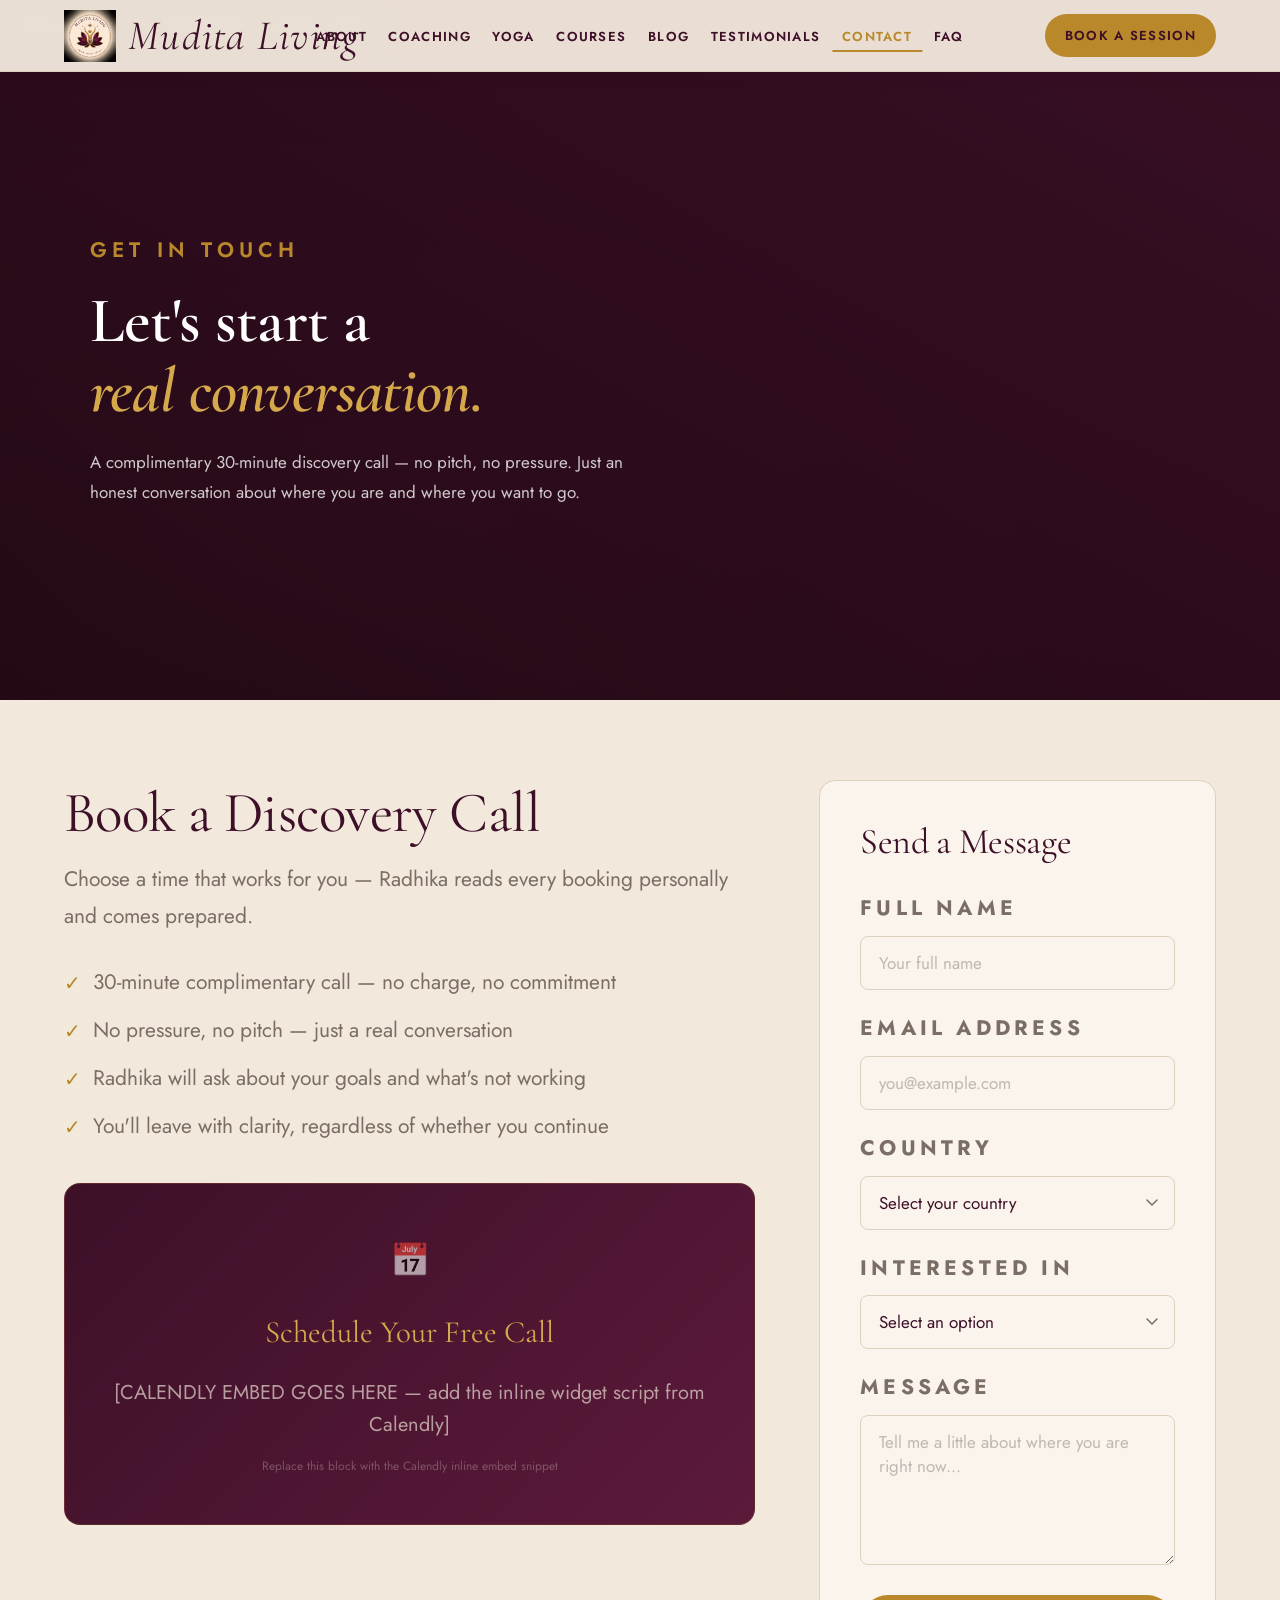
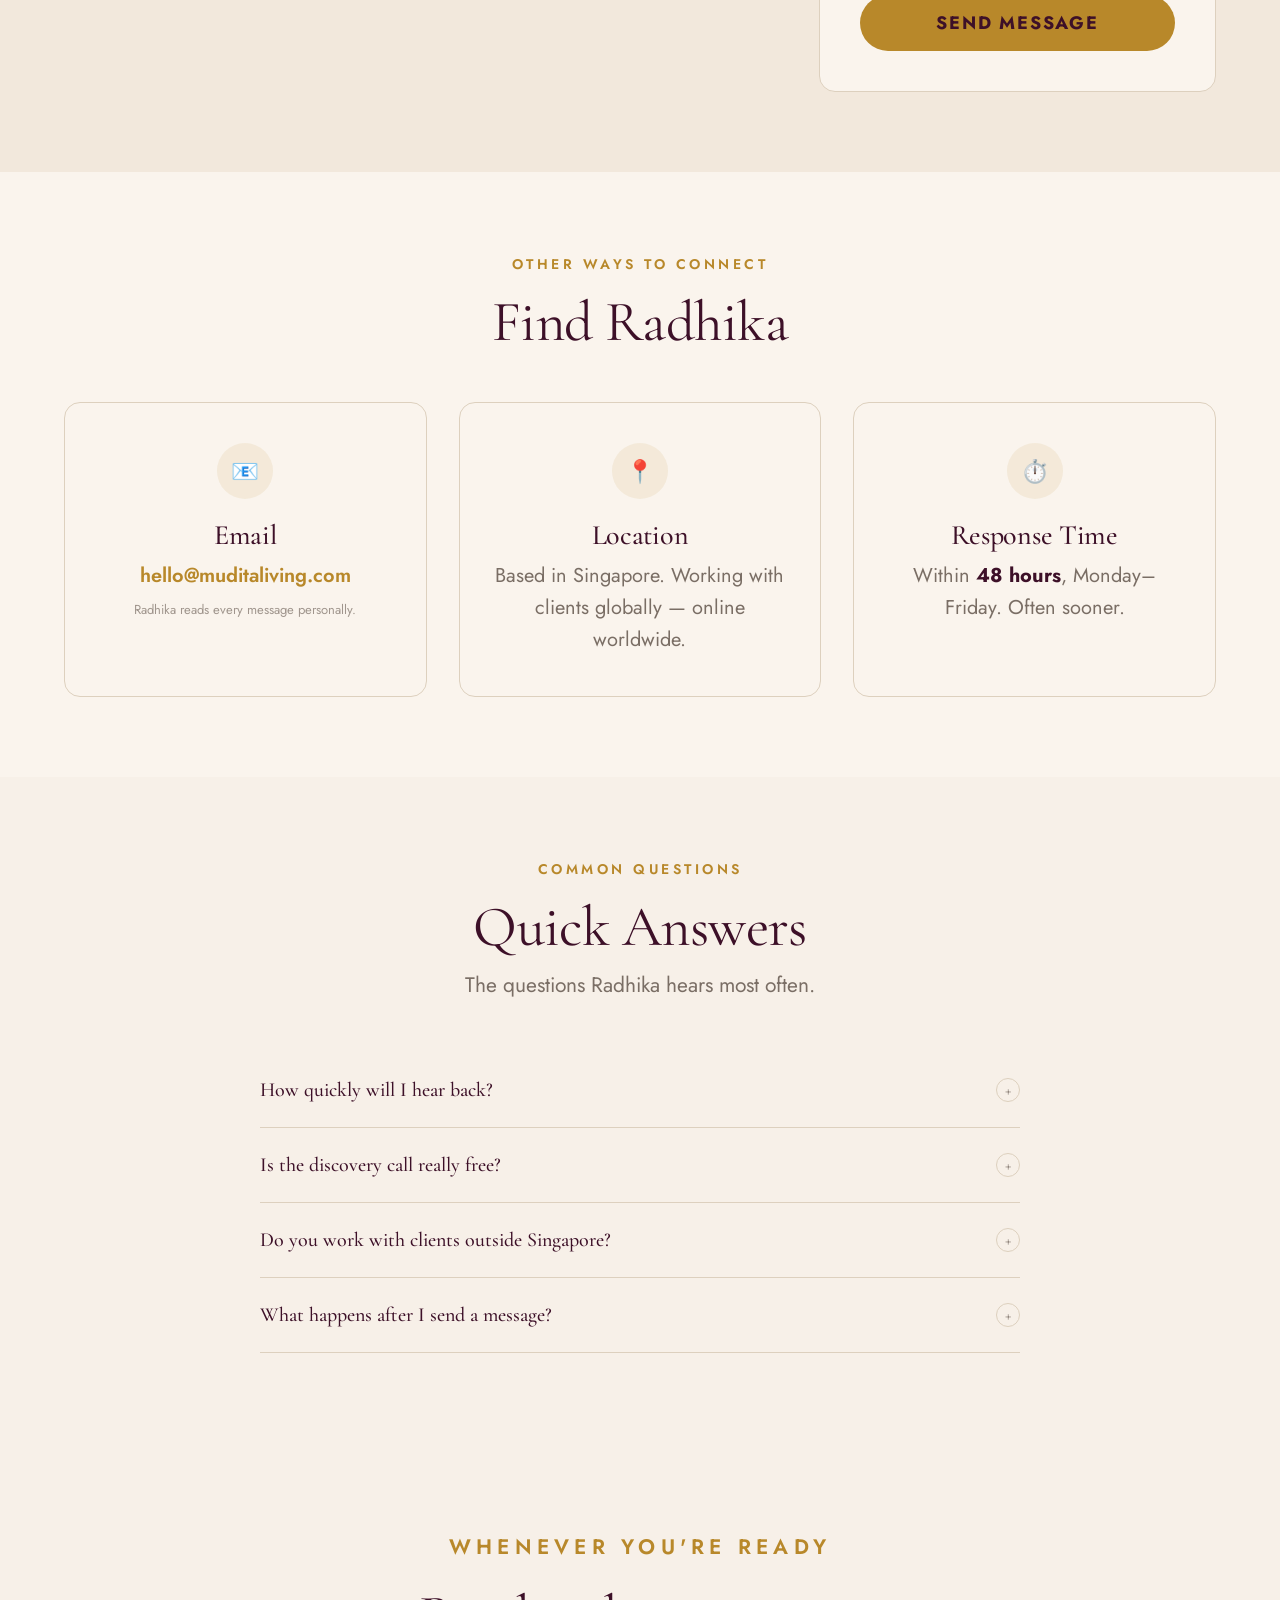
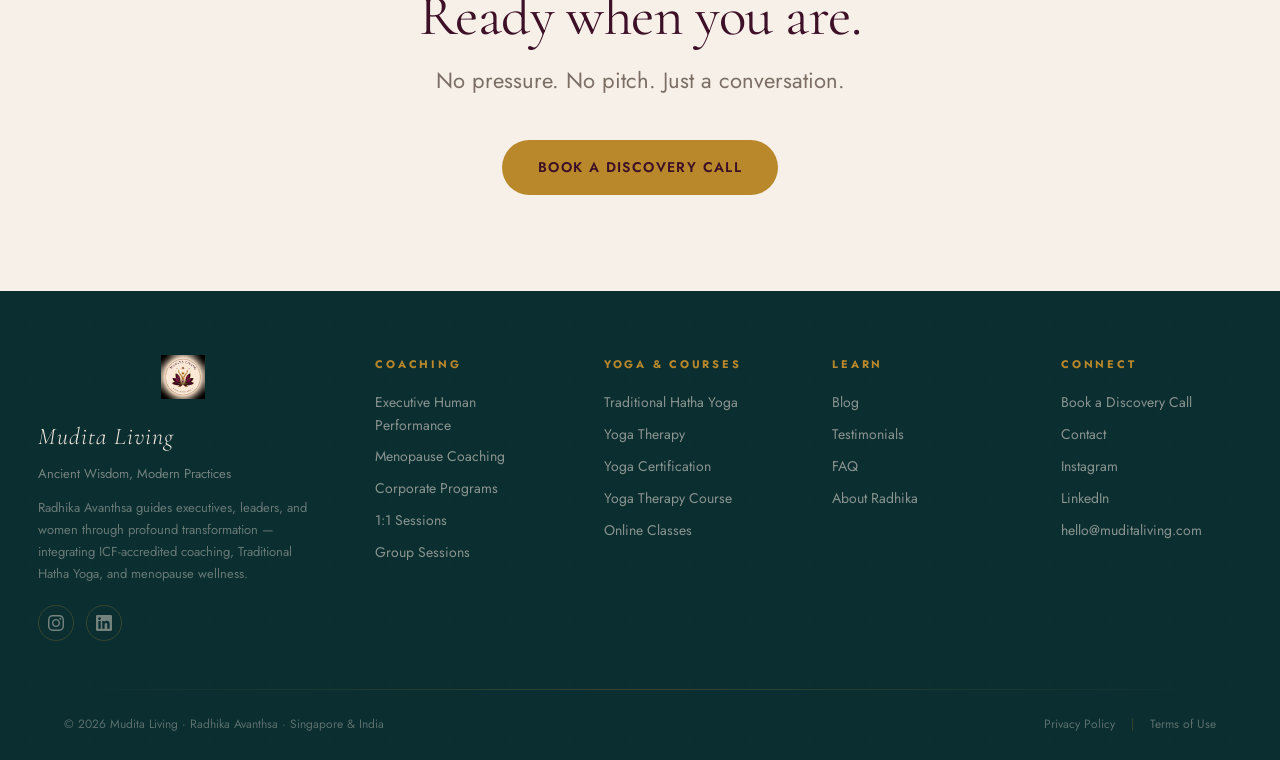
<file: pages/contact.html>
<!DOCTYPE html>
<html lang="en">
<head>
  <meta charset="UTF-8">
  <meta name="viewport" content="width=device-width, initial-scale=1.0">
  <title>Contact & Book a Session — Mudita Living</title>
  <meta name="description" content="Book a free discovery call with Radhika Avanthsa or send a message. Life coaching, yoga, and wellness programmes in Singapore and online worldwide.">
  <meta property="og:title" content="Contact — Mudita Living">
  <meta property="og:description" content="Book a free discovery call with Radhika Avanthsa or send a message. Life coaching, yoga, and wellness programmes in Singapore and online worldwide.">
  <meta property="og:type" content="website">
  <meta property="og:url" content="https://muditaliving.com/pages/contact.html">
  <meta property="og:image" content="https://muditaliving.com/assets/images/og-home.jpg">
  <meta property="og:site_name" content="Mudita Living">
  <!-- Twitter Card -->
  <meta name="twitter:card" content="summary_large_image">
  <meta name="twitter:title" content="Contact & Book a Session — Mudita Living">
  <meta name="twitter:description" content="Book a free discovery call with Radhika Avanthsa. Life coaching, yoga, and wellness programmes in Singapore and online worldwide.">
  <meta name="twitter:image" content="https://muditaliving.com/assets/images/og-home.jpg">
  <link rel="canonical" href="https://muditaliving.com/pages/contact.html">
  <!-- Fonts -->
  <link rel="preconnect" href="https://fonts.googleapis.com">
  <link rel="preconnect" href="https://fonts.gstatic.com" crossorigin>
  <link rel="stylesheet" href="https://fonts.googleapis.com/css2?family=Cormorant+Garamond:ital,wght@0,300;0,400;0,500;0,600;0,700;1,300;1,400;1,600&family=Jost:wght@300;400;500;600;700&display=swap">
  <link rel="stylesheet" href="../assets/global.css">
  <style>
    /* ── CONTACT MAIN TWO-COLUMN ── */
    .contact-grid {
      display: grid;
      grid-template-columns: 60% 1fr;
      gap: 4rem;
      align-items: start;
      max-width: var(--max-width);
      margin: 0 auto;
    }

    /* Left column */
    .booking-col h2 {
      font-family: var(--font-display);
      font-size: var(--text-h2);
      font-weight: 400;
      color: var(--dark-burgundy);
      margin-bottom: 1rem;
    }
    .booking-col > p {
      font-size: 21px;
      color: var(--muted-brown);
      margin-bottom: 2rem;
      line-height: 1.75;
    }
    .checklist {
      list-style: none;
      margin-bottom: 2.5rem;
    }
    .checklist li {
      display: flex;
      align-items: flex-start;
      gap: 0.75rem;
      margin-bottom: 1rem;
      font-family: var(--font-body);
      font-size: 21px;
      color: var(--muted-brown);
      line-height: 1.5;
    }
    .checklist li::before {
      content: '✓';
      color: var(--gold);
      font-weight: 600;
      font-size: 20px;
      flex-shrink: 0;
      margin-top: 2px;
    }

    /* Calendar placeholder */
    .calendly-wrap {
      background: linear-gradient(135deg, var(--dark-burgundy), var(--burgundy));
      border-radius: var(--radius-lg);
      min-height: 320px;
      display: flex;
      flex-direction: column;
      align-items: center;
      justify-content: center;
      text-align: center;
      padding: 3rem 2rem;
      gap: 1rem;
      border: 1px solid rgba(184,136,42,0.2);
    }
    .calendly-wrap strong {
      font-family: var(--font-display);
      font-size: 31px;
      font-weight: 400;
      color: var(--light-gold);
      display: block;
    }
    .calendly-wrap p {
      font-family: var(--font-body);
      font-size: 20px;
      color: rgba(242,232,220,0.65);
      line-height: 1.6;
      margin: 0;
    }
    .calendly-wrap .cal-icon {
      font-size: 2rem;
      display: block;
      color: var(--pale-gold);
      opacity: 0.6;
    }

    /* Right column — form */
    .form-card {
      background: var(--off-white);
      border-radius: var(--radius-lg);
      padding: 2.5rem;
      border: 1px solid var(--warm-beige);
    }
    .form-card h3 {
      font-family: var(--font-display);
      font-size: 36px;
      font-weight: 400;
      color: var(--dark-burgundy);
      margin-bottom: 1.75rem;
    }
    .form-submit-btn {
      width: 100%;
      padding: 15px 24px;
      background: var(--gold);
      color: var(--dark-burgundy);
      font-family: var(--font-body);
      font-weight: 700;
      font-size: 18px;
      letter-spacing: 0.1em;
      text-transform: uppercase;
      border: none;
      border-radius: var(--radius-pill);
      cursor: pointer;
      min-height: 48px;
      transition: background var(--ease), transform var(--ease), box-shadow var(--ease);
    }
    .form-submit-btn:hover {
      background: var(--light-gold);
      transform: translateY(-1px);
      box-shadow: 0 4px 16px rgba(184,136,42,0.3);
    }
    .form-submit-btn:active {
      transform: translateY(0);
    }

    /* Form success */
    .form-success {
      display: none;
      border: 2px solid var(--gold);
      border-radius: var(--radius-lg);
      padding: 2.5rem 2rem;
      text-align: center;
    }
    .form-success.is-visible { display: block; }
    .form-success h3 {
      font-family: var(--font-display);
      font-size: 39px;
      color: var(--dark-burgundy);
      margin-bottom: 0.75rem;
    }
    .form-success p {
      font-size: 21px;
      color: var(--muted-brown);
    }

    /* Form error */
    .field-error {
      font-family: var(--font-body);
      font-size: 17px;
      color: #c0392b;
      display: none;
      margin-top: 4px;
    }
    .field-error.is-visible { display: block; }
    .form-control.has-error {
      border-color: #c0392b;
    }

    /* ── DIRECT CONTACT CARDS ── */
    .contact-cards {
      display: grid;
      grid-template-columns: repeat(3, 1fr);
      gap: 2rem;
      max-width: var(--max-width);
      margin: 0 auto;
    }
    .contact-card {
      background: var(--off-white);
      border-radius: var(--radius-lg);
      padding: 2.5rem 2rem;
      text-align: center;
      border: 1px solid var(--warm-beige);
      transition: transform var(--ease), box-shadow var(--ease);
    }
    .contact-card:hover {
      transform: translateY(-3px);
      box-shadow: var(--shadow-md);
    }
    .contact-card-icon {
      width: 56px;
      height: 56px;
      border-radius: 50%;
      background: rgba(184,136,42,0.1);
      display: flex;
      align-items: center;
      justify-content: center;
      font-size: 1.4rem;
      margin: 0 auto 1.25rem;
    }
    .contact-card h3 {
      font-family: var(--font-display);
      font-size: 28px;
      font-weight: 500;
      color: var(--dark-burgundy);
      margin-bottom: 0.5rem;
    }
    .contact-card p {
      font-size: 20px;
      color: var(--muted-brown);
      line-height: 1.6;
    }
    .contact-card a {
      color: var(--gold);
      font-weight: 600;
      transition: color var(--ease);
    }
    .contact-card a:hover { color: var(--light-gold); }

    /* ── MINI FAQ ── */
    .faq-inner {
      max-width: 760px;
      margin: 0 auto;
    }
    .faq-section-title {
      font-family: var(--font-display);
      font-size: var(--text-h2);
      font-weight: 400;
      color: var(--dark-burgundy);
      text-align: center;
      margin-bottom: 0.5rem;
    }
    .faq-section-sub {
      font-size: 21px;
      color: var(--muted-brown);
      text-align: center;
      margin-bottom: 3rem;
    }
    /* Using global.css .faq-item / .faq-question / .faq-answer / .faq-icon */

    /* ── CTA ── */
    .cta-inner {
      max-width: 600px;
      margin: 0 auto;
      text-align: center;
      position: relative;
      z-index: 1;
    }
    .cta-inner h2 {
      color: var(--cream);
      margin-bottom: 0.75rem;
    }
    .cta-inner p {
      color: rgba(242,232,220,0.65);
      font-size: 22px;
      margin-bottom: 2.5rem;
    }
    .btn-row {
      display: flex;
      gap: 1rem;
      justify-content: center;
      flex-wrap: wrap;
    }

    /* Section heading helpers */
    .sh-label {
      font-family: var(--font-body);
      font-size: 14px;
      font-weight: 600;
      letter-spacing: 0.25em;
      text-transform: uppercase;
      color: var(--gold);
      display: block;
      text-align: center;
      margin-bottom: 0.75rem;
    }

    /* Responsive */
    @media (max-width: 1024px) {
      .contact-grid { grid-template-columns: 1fr; gap: 3rem; }
      .contact-cards { grid-template-columns: 1fr 1fr 1fr; }
    }
    @media (max-width: 768px) {
      .contact-cards { grid-template-columns: 1fr; }
    }
    @media (max-width: 480px) {
      .btn-row { flex-direction: column; align-items: center; }
      .btn-row a { width: 100%; max-width: 320px; justify-content: center; }
      .form-card { padding: 1.75rem 1.25rem; }
    }
  </style>
</head>
<body>

  <!-- ── 1. HERO ── -->
  <section class="page-photo-hero" style="background-image: url('https://images.unsplash.com/photo-1423742774270-6884aac775fa?w=1920&q=80&auto=format&fit=crop');">
  <div class="photo-label">Replace with "calm workspace / nature" photo</div>
  <div class="page-photo-hero__overlay"></div>
  <div class="page-photo-hero__content">
    <span class="section-label">Get in Touch</span>
    <h1>Let's start a <em>real conversation.</em></h1>
    <p>A complimentary 30-minute discovery call — no pitch, no pressure. Just an honest conversation about where you are and where you want to go.</p>
  </div>
</section>

  <!-- ── 2. CONTACT MAIN ── -->
  <section class="bg-cream" style="padding: 5rem 5%;" aria-labelledby="booking-h2">
    <div class="contact-grid">

      <!-- Left: Discovery Call Booking -->
      <div class="booking-col fade-up">
        <h2 id="booking-h2">Book a Discovery Call</h2>
        <p>Choose a time that works for you — Radhika reads every booking personally and comes prepared.</p>
        <ul class="checklist">
          <li>30-minute complimentary call — no charge, no commitment</li>
          <li>No pressure, no pitch — just a real conversation</li>
          <li>Radhika will ask about your goals and what's not working</li>
          <li>You'll leave with clarity, regardless of whether you continue</li>
        </ul>
        <!-- CONTENT: Embed Calendly widget here -->
        <div class="calendly-wrap" aria-label="Calendar booking placeholder">
          <span class="cal-icon">&#128197;</span>
          <strong>Schedule Your Free Call</strong>
          <p>[CALENDLY EMBED GOES HERE — add the inline widget script from Calendly]</p>
          <p style="font-size:12px; opacity:0.45;">Replace this block with the Calendly inline embed snippet</p>
        </div>
      </div>

      <!-- Right: Contact Form -->
      <div class="fade-up">
        <div class="form-card">
          <h3>Send a Message</h3>
          <!-- CONTENT: Connect form to Formspree or similar backend -->
          <!-- Replace action="#" with https://formspree.io/f/YOUR_FORM_ID -->
          <form id="contactForm" action="#" method="POST" novalidate>
            <input type="hidden" name="form-name" value="contact">

            <div class="form-group">
              <label for="fullName" class="form-label">Full Name</label>
              <input type="text" id="fullName" name="fullName" class="form-control"
                placeholder="Your full name" required autocomplete="name">
              <span class="field-error" id="fullName-error">Please enter your full name.</span>
            </div>

            <div class="form-group">
              <label for="email" class="form-label">Email Address</label>
              <input type="email" id="email" name="email" class="form-control"
                placeholder="you@example.com" required autocomplete="email">
              <span class="field-error" id="email-error">Please enter a valid email address.</span>
            </div>

            <div class="form-group">
              <label for="country" class="form-label">Country</label>
              <select id="country" name="country" class="form-control" required>
                <option value="" disabled selected>Select your country</option>
                <option value="SG">Singapore</option>
                <option value="IN">India</option>
                <option value="US">United States</option>
                <option value="GB">United Kingdom</option>
                <option value="AU">Australia</option>
                <option value="AE">UAE</option>
                <option value="MY">Malaysia</option>
                <option value="CA">Canada</option>
                <option value="NZ">New Zealand</option>
                <option value="OT">Other</option>
              </select>
              <span class="field-error" id="country-error">Please select your country.</span>
            </div>

            <div class="form-group">
              <label for="interest" class="form-label">Interested In</label>
              <select id="interest" name="interest" class="form-control" required>
                <option value="" disabled selected>Select an option</option>
                <option value="coaching">Executive / Leadership Coaching</option>
                <option value="menopause-coaching">Menopause Coaching</option>
                <option value="yoga-classes">Yoga Classes</option>
                <option value="yoga-certification">Yoga Certification</option>
                <option value="yoga-therapy">Yoga Therapy</option>
                <option value="corporate">Corporate Programme</option>
                <option value="general">General Enquiry</option>
              </select>
              <span class="field-error" id="interest-error">Please select an area of interest.</span>
            </div>

            <div class="form-group">
              <label for="message" class="form-label">Message</label>
              <textarea id="message" name="message" class="form-control" rows="5"
                placeholder="Tell me a little about where you are right now..."></textarea>
            </div>

            <button type="submit" class="form-submit-btn">Send Message</button>
          </form>

          <div class="form-success" id="formSuccess" role="alert" aria-live="polite">
            <h3>Message Sent ✓</h3>
            <p>Radhika personally reads every message and will be in touch within 48 hours.</p>
          </div>
        </div>
      </div>

    </div>
  </section>

  <!-- ── 3. DIRECT CONTACT ── -->
  <section class="bg-off-white" style="padding: 5rem 5%;" aria-labelledby="contact-info-h2">
    <span class="sh-label">Other Ways to Connect</span>
    <h2 id="contact-info-h2" style="font-family: var(--font-display); font-size: var(--text-h2); font-weight: 400; color: var(--dark-burgundy); text-align: center; margin-bottom: 3rem;">Find Radhika</h2>
    <div class="contact-cards">

      <div class="contact-card fade-up">
        <div class="contact-card-icon" aria-hidden="true">📧</div>
        <h3>Email</h3>
        <p><a href="mailto:hello@muditaliving.com">hello@muditaliving.com</a></p>
        <p style="margin-top: 0.5rem; font-size: 13px; opacity: 0.7;">Radhika reads every message personally.</p>
      </div>

      <div class="contact-card fade-up">
        <div class="contact-card-icon" aria-hidden="true">📍</div>
        <h3>Location</h3>
        <p>Based in Singapore. Working with clients globally — online worldwide.</p>
      </div>

      <div class="contact-card fade-up">
        <div class="contact-card-icon" aria-hidden="true">⏱️</div>
        <h3>Response Time</h3>
        <p>Within <strong style="color: var(--dark-burgundy);">48 hours</strong>, Monday–Friday. Often sooner.</p>
      </div>

    </div>
  </section>

  <!-- ── 4. MINI FAQ ── -->
  <section class="bg-cream-2" style="padding: 5rem 5%;" aria-labelledby="minifaq-h2">
    <div class="faq-inner">
      <span class="sh-label">Common Questions</span>
      <h2 class="faq-section-title" id="minifaq-h2">Quick Answers</h2>
      <p class="faq-section-sub">The questions Radhika hears most often.</p>

      <div class="faq-item fade-up">
        <button class="faq-question" aria-expanded="false">
          <span>How quickly will I hear back?</span>
          <span class="faq-icon" aria-hidden="true">+</span>
        </button>
        <div class="faq-answer" role="region">
          <div class="faq-answer-inner">
            Radhika personally reads every message. Expect a reply within 48 hours — often sooner. For urgent enquiries, reach out via email directly at <a href="mailto:hello@muditaliving.com" style="color: var(--gold);">hello@muditaliving.com</a>.
          </div>
        </div>
      </div>

      <div class="faq-item fade-up">
        <button class="faq-question" aria-expanded="false">
          <span>Is the discovery call really free?</span>
          <span class="faq-icon" aria-hidden="true">+</span>
        </button>
        <div class="faq-answer" role="region">
          <div class="faq-answer-inner">
            Yes — completely free, no credit card required, no commitment. It's a genuine conversation to see if working together makes sense. If it's not the right fit, Radhika will tell you honestly — and often point you toward something more useful.
          </div>
        </div>
      </div>

      <div class="faq-item fade-up">
        <button class="faq-question" aria-expanded="false">
          <span>Do you work with clients outside Singapore?</span>
          <span class="faq-icon" aria-hidden="true">+</span>
        </button>
        <div class="faq-answer" role="region">
          <div class="faq-answer-inner">
            Absolutely. Coaching and yoga sessions are fully online and available globally. Clients are based in Singapore, India, the UK, the Middle East, and Southeast Asia. In-person sessions are Singapore-based.
          </div>
        </div>
      </div>

      <div class="faq-item fade-up">
        <button class="faq-question" aria-expanded="false">
          <span>What happens after I send a message?</span>
          <span class="faq-icon" aria-hidden="true">+</span>
        </button>
        <div class="faq-answer" role="region">
          <div class="faq-answer-inner">
            Radhika (or her team) will reply within one business day to acknowledge your message and, if relevant, suggest next steps — usually scheduling a discovery call. No one will chase you or push you into anything.
          </div>
        </div>
      </div>

    </div>
  </section>

  <!-- ── 5. CTA ── -->
  <section class="bg-dark" style="padding: 6rem 5%;" aria-labelledby="cta-h2">
    <div class="cta-inner">
      <span class="section-label" style="margin-bottom: 1rem;">Whenever You're Ready</span>
      <h2 id="cta-h2">Ready when you are.</h2>
      <p>No pressure. No pitch. Just a conversation.</p>
      <div class="btn-row">
        <a href="../pages/contact.html" class="btn-primary">Book a Discovery Call</a>
      </div>
    </div>
  </section>

  <!-- ── FOOTER ── -->

  <!-- Scroll animations -->
  <script>
    (function() {
      var observer = new IntersectionObserver(function(entries) {
        entries.forEach(function(entry) {
          if (entry.isIntersecting) {
            entry.target.classList.add('is-visible');
          }
        });
      }, { threshold: 0.08, rootMargin: '0px 0px -40px 0px' });
      document.querySelectorAll('.fade-up').forEach(function(el) {
        observer.observe(el);
      });
    })();
  </script>

  <!-- FAQ accordion -->
  <script>
    document.querySelectorAll('.faq-question').forEach(function(btn) {
      btn.addEventListener('click', function() {
        var answer = this.nextElementSibling;
        var isOpen = this.classList.toggle('is-open');
        answer.classList.toggle('is-open', isOpen);
        this.querySelector('.faq-icon').textContent = isOpen ? '+' : '+';
        this.setAttribute('aria-expanded', isOpen);
      });
    });
  </script>

  <!-- Contact form validation -->
  <script>
    (function() {
      var form = document.getElementById('contactForm');
      var successDiv = document.getElementById('formSuccess');

      function showError(fieldId, show) {
        var field = document.getElementById(fieldId);
        var errMsg = document.getElementById(fieldId + '-error');
        if (!field || !errMsg) return;
        if (show) {
          field.classList.add('has-error');
          errMsg.classList.add('is-visible');
        } else {
          field.classList.remove('has-error');
          errMsg.classList.remove('is-visible');
        }
      }

      function validateEmail(val) {
        return /^[^\s@]+@[^\s@]+\.[^\s@]+$/.test(val);
      }

      ['fullName', 'email', 'country', 'interest'].forEach(function(id) {
        var el = document.getElementById(id);
        if (el) {
          el.addEventListener('input', function() { showError(id, false); });
          el.addEventListener('change', function() { showError(id, false); });
        }
      });

      if (form) {
        form.addEventListener('submit', function(e) {
          e.preventDefault();
          var valid = true;

          var fullName = document.getElementById('fullName').value.trim();
          var email = document.getElementById('email').value.trim();
          var country = document.getElementById('country').value;
          var interest = document.getElementById('interest').value;

          if (!fullName) { showError('fullName', true); valid = false; }
          else { showError('fullName', false); }

          if (!email || !validateEmail(email)) { showError('email', true); valid = false; }
          else { showError('email', false); }

          if (!country) { showError('country', true); valid = false; }
          else { showError('country', false); }

          if (!interest) { showError('interest', true); valid = false; }
          else { showError('interest', false); }

          if (valid) {
            form.style.display = 'none';
            successDiv.classList.add('is-visible');
            successDiv.scrollIntoView({ behavior: 'smooth', block: 'nearest' });
          }
        });
      }
    })();
  </script>

  <script src="../assets/nav-component.js" defer></script>
</body>
</html>
</file>
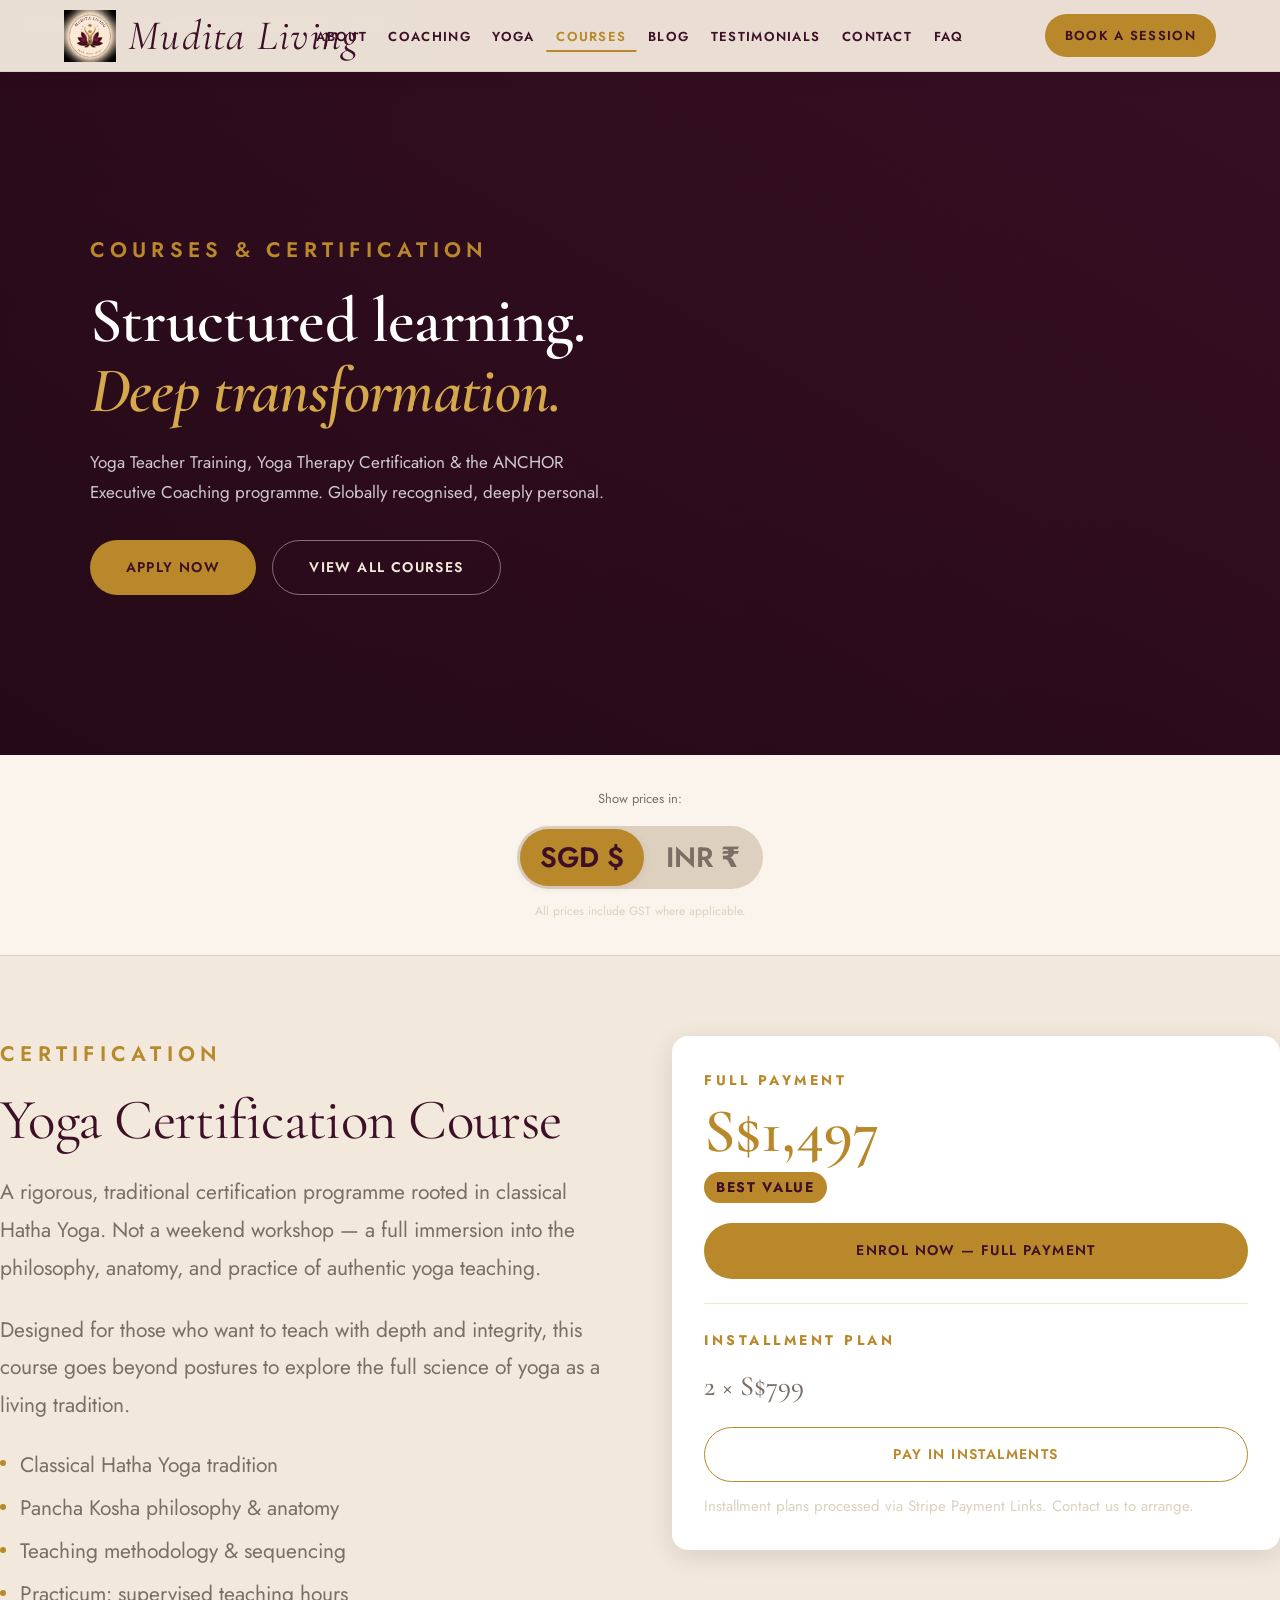
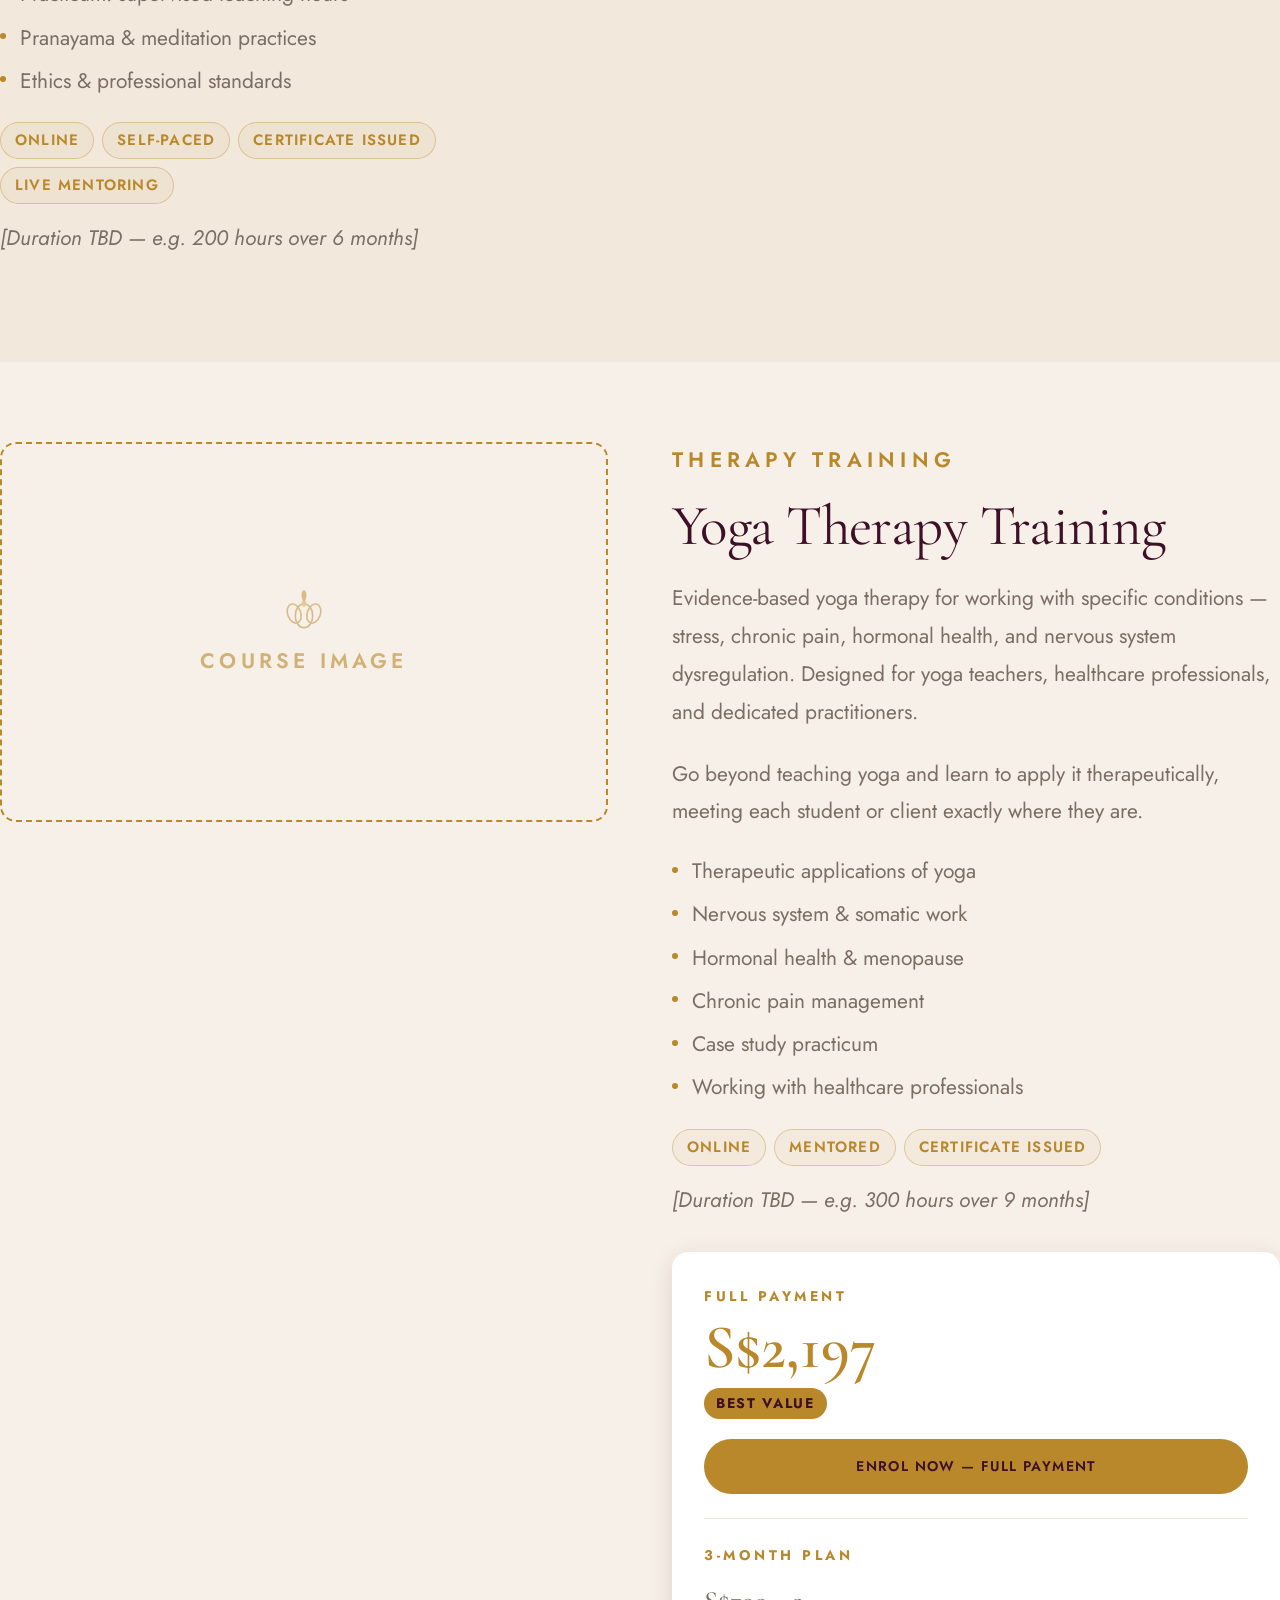
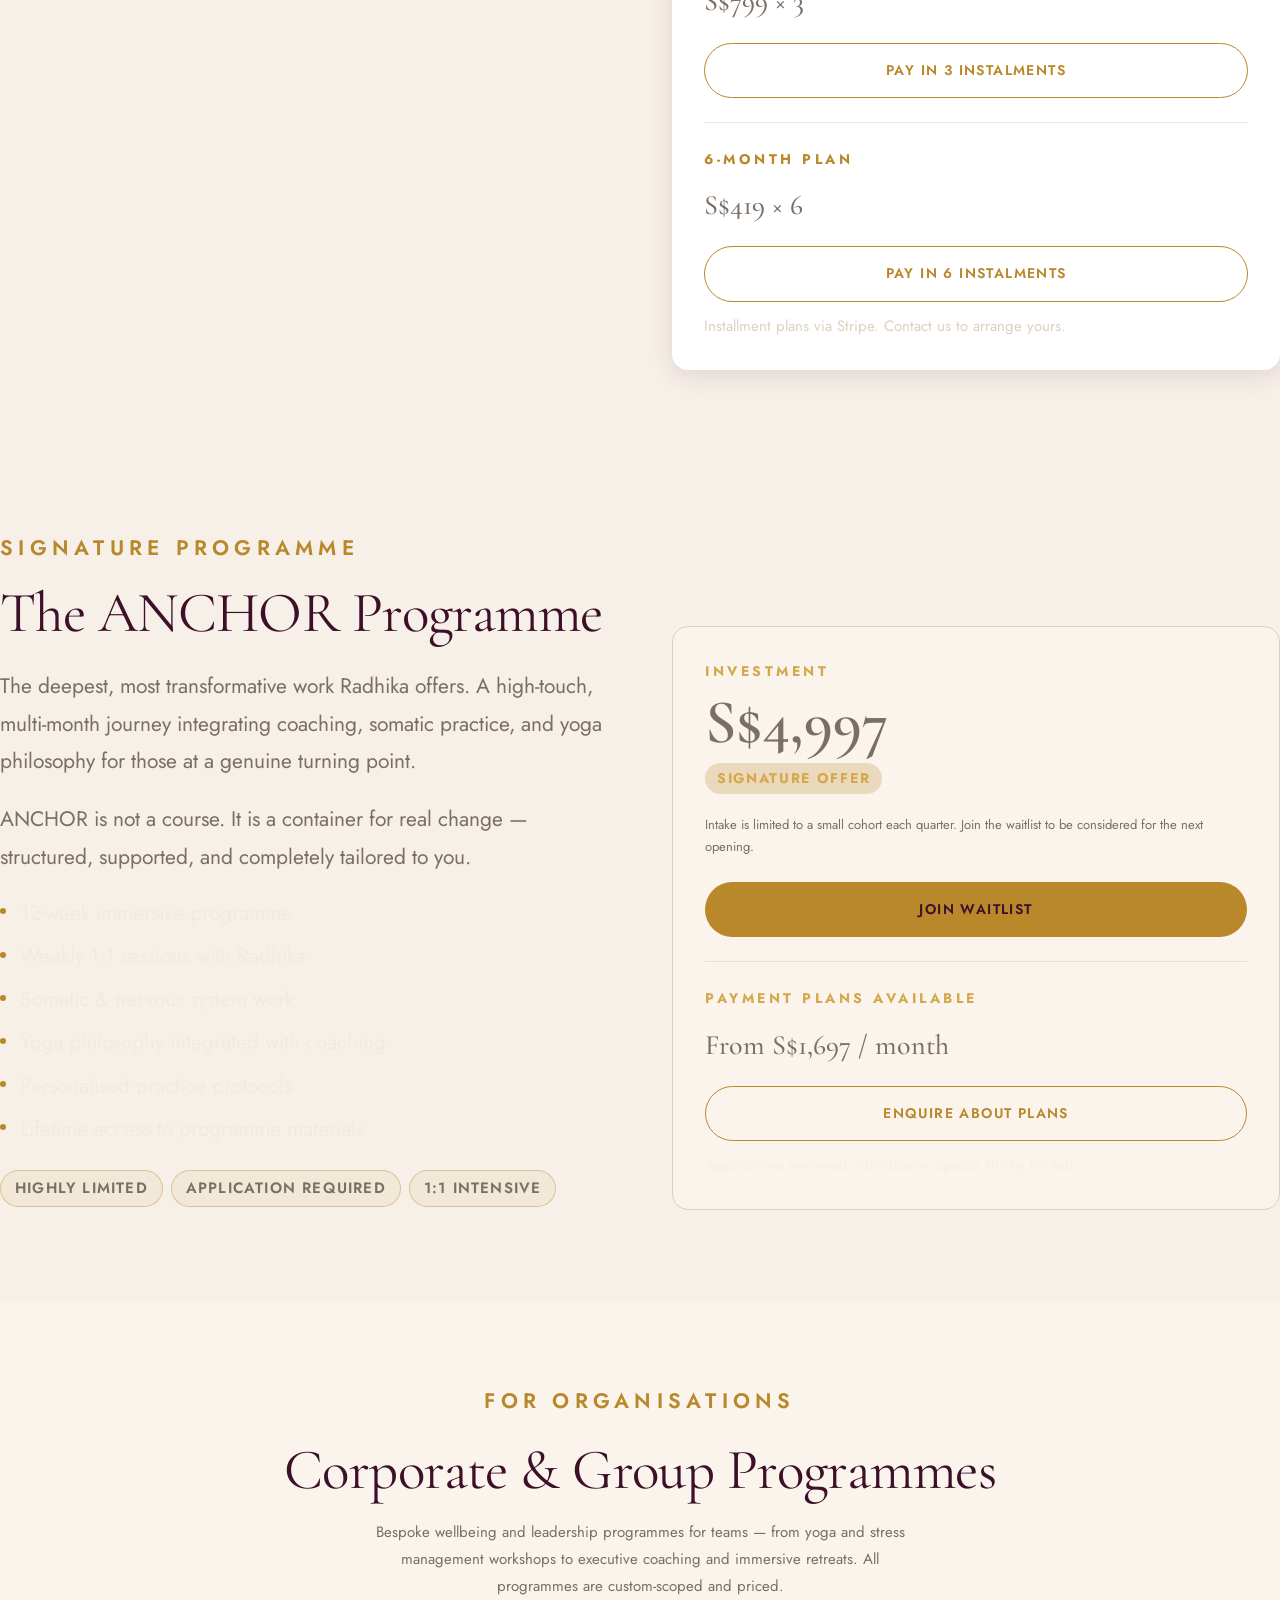
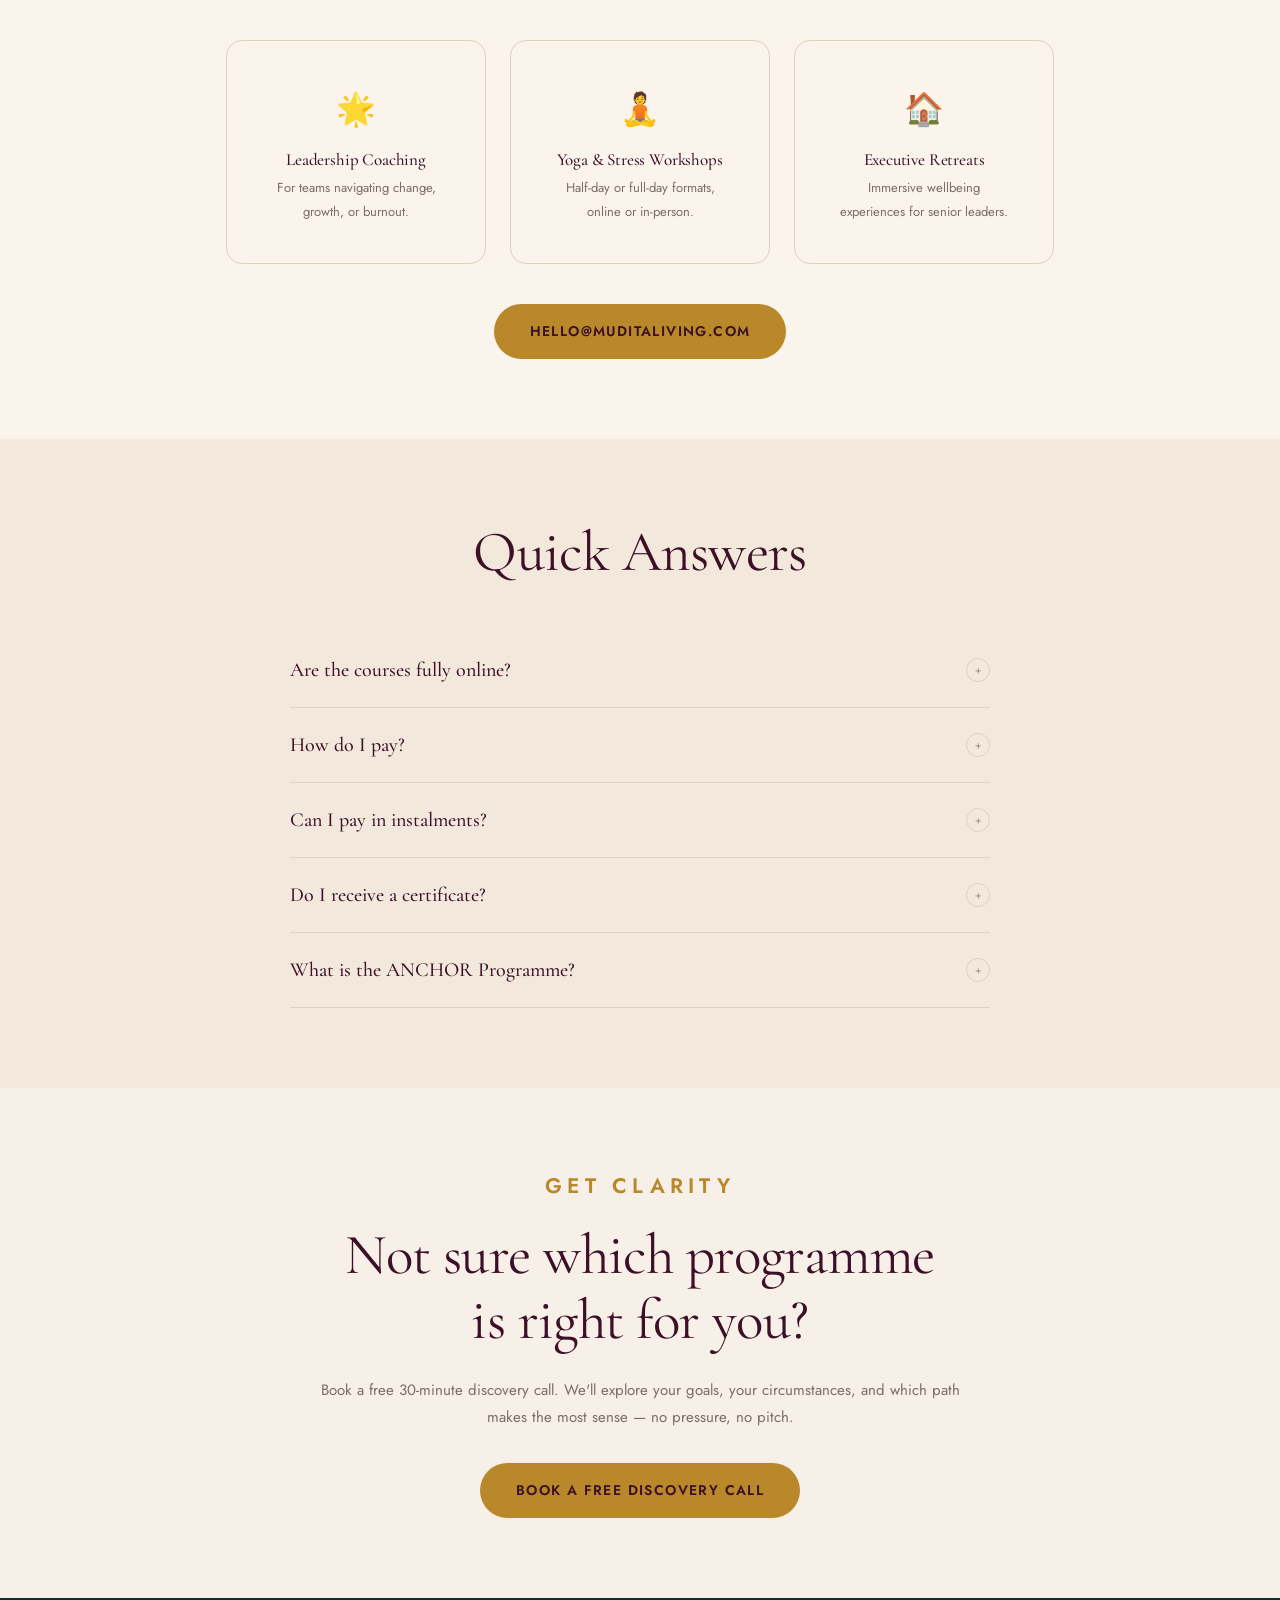
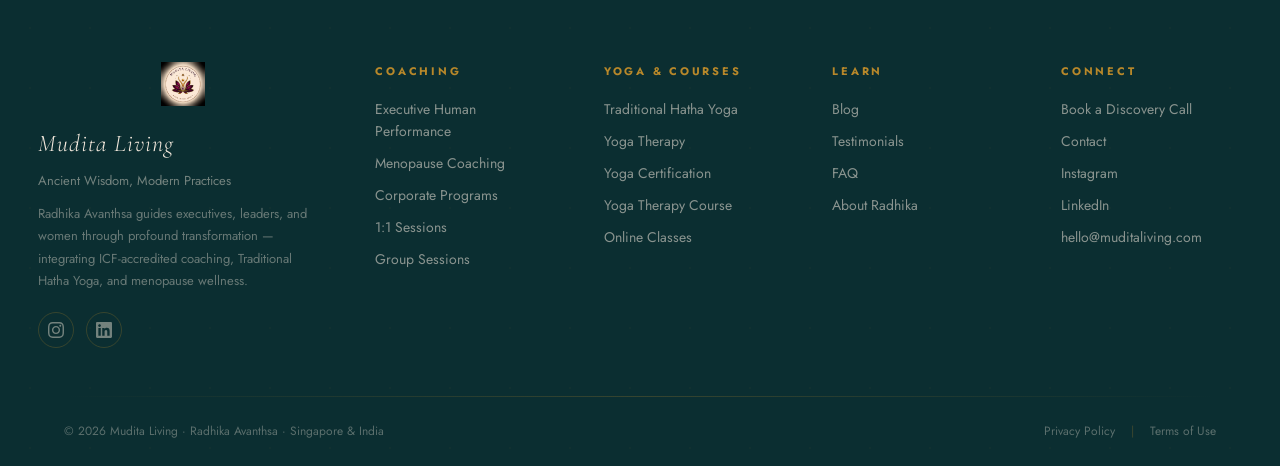
<file: pages/courses.html>
<!DOCTYPE html>
<html lang="en">
<head>
  <meta charset="UTF-8">
  <meta name="viewport" content="width=device-width, initial-scale=1.0">
  <title>Courses &amp; Programmes — Mudita Living | Singapore</title>
  <meta name="description" content="Yoga Certification, Yoga Therapy Training, and the ANCHOR Programme with Radhika Avanthsa. SGD and INR pricing with installment options.">
  <meta property="og:title" content="Courses &amp; Programmes — Mudita Living">
  <meta property="og:description" content="Structured learning in yoga, yoga therapy, and personal transformation. Pay in SGD or INR with installment plans available.">
  <meta property="og:type" content="website" />
  <meta property="og:url" content="https://muditaliving.com/pages/courses.html" />
  <meta property="og:image" content="https://muditaliving.com/assets/images/og-courses.jpg" />
  <meta property="og:site_name" content="Mudita Living" />
  <!-- Twitter Card -->
  <meta name="twitter:card" content="summary_large_image" />
  <meta name="twitter:title" content="Courses & Programmes — Mudita Living" />
  <meta name="twitter:description" content="Structured learning in yoga, yoga therapy, and personal transformation. Pay in SGD or INR with installment plans available." />
  <meta name="twitter:image" content="https://muditaliving.com/assets/images/og-courses.jpg" />
  <link rel="canonical" href="https://muditaliving.com/pages/courses.html">
  <!-- Fonts -->
  <link rel="preconnect" href="https://fonts.googleapis.com">
  <link rel="preconnect" href="https://fonts.gstatic.com" crossorigin>
  <link rel="stylesheet" href="https://fonts.googleapis.com/css2?family=Cormorant+Garamond:ital,wght@0,300;0,400;0,500;0,600;0,700;1,300;1,400;1,600&family=Jost:wght@300;400;500;600;700&display=swap">
  <link rel="stylesheet" href="../assets/global.css">
  <style>
    /* ── Page-specific overrides ── */

    /* Currency price visibility */
    .inr-price  { display: none; }
    .sgd-price  { display: inline; }

    /* Two-column course layout */
    .course-grid {
      display: grid;
      grid-template-columns: 1fr 1fr;
      gap: 4rem;
      align-items: start;
      max-width: var(--max-width);
      margin: 0 auto;
    }
    .course-grid.reversed { }

    /* Course description */
    .course-description { }
    .course-description h2 {
      font-family: var(--font-display);
      font-size: var(--text-h2);
      font-weight: 400;
      color: var(--dark-burgundy);
      margin: 0.75rem 0 1.25rem;
      line-height: 1.2;
    }
    .course-description p {
      color: var(--muted-brown);
      font-size: 21px;
      line-height: 1.8;
      margin-bottom: 1.5rem;
    }
    .course-bullets {
      margin: 0 0 1.5rem;
      display: flex;
      flex-direction: column;
      gap: 0.6rem;
    }
    .course-bullets li {
      position: relative;
      padding-left: 1.25rem;
      font-size: 21px;
      color: var(--muted-brown);
      line-height: 1.6;
    }
    .course-bullets li::before {
      content: '';
      position: absolute;
      left: 0;
      top: 0.55em;
      width: 6px;
      height: 6px;
      border-radius: 50%;
      background: var(--gold);
    }
    .format-chips {
      display: flex;
      flex-wrap: wrap;
      gap: 0.5rem;
      margin-bottom: 1rem;
    }
    .chip {
      display: inline-block;
      padding: 4px 14px;
      border: 1.5px solid rgba(184,136,42,0.35);
      border-radius: var(--radius-pill);
      font-family: var(--font-body);
      font-size: 15px;
      font-weight: 600;
      letter-spacing: 0.08em;
      text-transform: uppercase;
      color: var(--gold);
      background: rgba(184,136,42,0.06);
    }
    .course-duration {
      font-size: 18px;
      color: var(--warm-beige);
      font-style: italic;
    }

    /* Pricing card */
    .pricing-card {
      background: #fff;
      border-radius: var(--radius-lg);
      box-shadow: var(--shadow-md);
      padding: 2rem;
      position: sticky;
      top: calc(var(--nav-height) + 1.5rem);
    }
    .pricing-card--dark {
      background: rgba(255,255,255,0.08);
      border: 1px solid rgba(184,136,42,0.3);
      box-shadow: none;
    }
    .pricing-card--dark .pricing-tier__label { color: var(--light-gold); }
    .pricing-card--dark .pricing-tier__price { color: var(--cream); }
    .pricing-card--dark .pricing-installment { color: rgba(242,232,220,0.65); }
    .pricing-card--dark .pricing-note { color: rgba(242,232,220,0.45); }

    .pricing-tier__label {
      font-family: var(--font-body);
      font-size: 14px;
      font-weight: 700;
      letter-spacing: 0.25em;
      text-transform: uppercase;
      color: var(--gold);
      display: block;
      margin-bottom: 0.5rem;
    }
    .pricing-tier__price {
      font-family: var(--font-display);
      font-size: 62px;
      font-weight: 600;
      color: var(--gold);
      line-height: 1;
      margin-bottom: 0.5rem;
      display: block;
    }
    .badge-best-value {
      display: inline-block;
      padding: 3px 12px;
      background: var(--gold);
      color: var(--dark-burgundy);
      border-radius: var(--radius-pill);
      font-family: var(--font-body);
      font-size: 14px;
      font-weight: 700;
      letter-spacing: 0.12em;
      text-transform: uppercase;
      margin-bottom: 1.25rem;
    }
    .pricing-divider {
      border: none;
      border-top: 1px solid rgba(184,136,42,0.2);
      margin: 1.5rem 0;
    }
    .pricing-installment {
      font-family: var(--font-display);
      font-size: 28px;
      font-weight: 500;
      color: var(--muted-brown);
      display: block;
      margin-bottom: 1rem;
    }
    .pricing-note {
      font-size: 15px;
      color: var(--warm-beige);
      margin-top: 0.75rem;
      line-height: 1.6;
      display: block;
    }

    /* Full-width button helpers for pricing cards */
    .pricing-card .btn-primary,
    .pricing-card .btn-outline-dark {
      width: 100%;
      justify-content: center;
      display: flex;
    }
    .pricing-card .btn-primary { margin-bottom: 0; }

    /* Image placeholder */
    .course-image-placeholder {
      border-radius: var(--radius-lg);
      overflow: hidden;
      min-height: 320px;
    }

    /* ANCHOR dark section inner positioning */
    .anchor-inner {
      max-width: var(--max-width);
      margin: 0 auto;
      position: relative;
      z-index: 1;
    }
    .anchor-grid {
      display: grid;
      grid-template-columns: 1fr 1fr;
      gap: 4rem;
      align-items: start;
    }
    .anchor-description h2 {
      font-family: var(--font-display);
      font-size: var(--text-h2);
      font-weight: 400;
      color: var(--cream);
      margin: 0.75rem 0 1.25rem;
      line-height: 1.2;
    }
    .anchor-description p {
      color: rgba(242,232,220,0.75);
      font-size: 21px;
      line-height: 1.8;
      margin-bottom: 1.25rem;
    }
    .anchor-bullets {
      margin: 0 0 1.5rem;
      display: flex;
      flex-direction: column;
      gap: 0.6rem;
    }
    .anchor-bullets li {
      position: relative;
      padding-left: 1.25rem;
      font-size: 21px;
      color: rgba(242,232,220,0.75);
      line-height: 1.6;
    }
    .anchor-bullets li::before {
      content: '';
      position: absolute;
      left: 0;
      top: 0.55em;
      width: 6px;
      height: 6px;
      border-radius: 50%;
      background: var(--gold);
    }
    .anchor-chips {
      display: flex;
      flex-wrap: wrap;
      gap: 0.5rem;
    }
    .chip--light {
      border-color: rgba(184,136,42,0.4);
      color: var(--light-gold);
      background: rgba(184,136,42,0.08);
    }

    /* CTA section */
    .cta-courses-inner {
      max-width: 640px;
      margin: 0 auto;
      text-align: center;
    }
    .cta-courses-inner h2 {
      font-family: var(--font-display);
      font-size: var(--text-h2);
      font-weight: 400;
      color: var(--dark-burgundy);
      margin-bottom: 1.5rem;
    }

    /* FAQ */
    .faq-wrap {
      max-width: var(--max-width);
      margin: 0 auto;
    }
    .faq-wrap h2 {
      font-family: var(--font-display);
      font-size: var(--text-h2);
      font-weight: 400;
      color: var(--dark-burgundy);
      text-align: center;
      margin-bottom: 3rem;
    }
    .faq-list { max-width: 700px; margin: 0 auto; }

    /* Responsive */
    @media (max-width: 900px) {
      .course-grid,
      .anchor-grid {
        grid-template-columns: 1fr;
      }
      .pricing-card { position: static; }
    }
    @media (max-width: 600px) {
      .pricing-tier__price { font-size: 50px; }
    }
  </style>
  <!-- Structured Data: Course -->
  <script type="application/ld+json">
  {
    "@context": "https://schema.org",
    "@type": "ItemList",
    "name": "Mudita Living Courses & Programmes",
    "url": "https://muditaliving.com/pages/courses.html",
    "itemListElement": [
      {
        "@type": "ListItem",
        "position": 1,
        "item": {
          "@type": "Course",
          "name": "Yoga Certification Course",
          "url": "https://muditaliving.com/pages/courses.html",
          "description": "A rigorous traditional certification programme in classical Hatha Yoga covering philosophy, anatomy, teaching methodology, pranayama, meditation, and supervised practicum hours.",
          "provider": {
            "@type": "Organization",
            "name": "Mudita Living",
            "url": "https://muditaliving.com"
          },
          "courseMode": "online",
          "hasCourseInstance": {
            "@type": "CourseInstance",
            "courseMode": "online",
            "offers": [
              {
                "@type": "Offer",
                "price": "1497",
                "priceCurrency": "SGD",
                "availability": "https://schema.org/InStock",
                "url": "https://muditaliving.com/pages/courses.html"
              },
              {
                "@type": "Offer",
                "price": "89000",
                "priceCurrency": "INR",
                "availability": "https://schema.org/InStock",
                "url": "https://muditaliving.com/pages/courses.html"
              }
            ]
          }
        }
      },
      {
        "@type": "ListItem",
        "position": 2,
        "item": {
          "@type": "Course",
          "name": "Yoga Therapy Training",
          "url": "https://muditaliving.com/pages/courses.html",
          "description": "Evidence-based yoga therapy training for working with specific conditions including stress, chronic pain, hormonal health, and nervous system dysregulation.",
          "provider": {
            "@type": "Organization",
            "name": "Mudita Living",
            "url": "https://muditaliving.com"
          },
          "courseMode": "online"
        }
      },
      {
        "@type": "ListItem",
        "position": 3,
        "item": {
          "@type": "Course",
          "name": "ANCHOR Executive Coaching Programme",
          "url": "https://muditaliving.com/pages/courses.html",
          "description": "A structured executive coaching programme for senior leaders navigating burnout, career transitions, and high-stakes leadership. ICF-accredited. Online globally, in-person in Singapore.",
          "provider": {
            "@type": "Organization",
            "name": "Mudita Living",
            "url": "https://muditaliving.com"
          },
          "courseMode": ["online", "onsite"]
        }
      }
    ]
  }
  </script>
</head>
<body>

  <!-- ═══ HERO ═══ -->
  <section class="page-photo-hero" style="background-image: url('https://images.unsplash.com/photo-1593811167562-9cef47bfc4d7?w=1920&q=80&auto=format&fit=crop');">
  <div class="photo-label">Replace with "yoga certification training" photo</div>
  <div class="page-photo-hero__overlay"></div>
  <div class="page-photo-hero__content">
    <span class="section-label">Courses &amp; Certification</span>
    <h1>Structured learning. <em>Deep transformation.</em></h1>
    <p>Yoga Teacher Training, Yoga Therapy Certification &amp; the ANCHOR Executive Coaching programme. Globally recognised, deeply personal.</p>
    <div class="hero-actions">
      <a href="contact.html" class="btn-primary">Apply Now</a>
      <a href="#all-courses" class="btn-outline">View All Courses</a>
    </div>
  </div>
</section>

  <!-- ═══ CURRENCY TOGGLE ═══ -->
  <div style="text-align:center; padding:2rem 5%; background:var(--off-white); border-bottom:1px solid var(--warm-beige);">
    <p style="font-size:13px; color:var(--muted-brown); margin-bottom:1rem;">Show prices in:</p>
    <div class="currency-toggle">
      <button class="currency-btn active" data-currency="sgd" onclick="setCurrency('sgd')">SGD $</button>
      <button class="currency-btn" data-currency="inr" onclick="setCurrency('inr')">INR ₹</button>
    </div>
    <p style="font-size:12px; color:var(--warm-beige); margin-top:0.75rem;">All prices include GST where applicable.</p>
  </div>

  <!-- ═══ YOGA CERTIFICATION COURSE ═══ -->
  <section class="bg-cream">
    <div class="course-grid">
      <!-- Left: Description -->
      <div class="course-description">
        <span class="section-label">Certification</span>
        <h2>Yoga Certification Course</h2>
        <p>A rigorous, traditional certification programme rooted in classical Hatha Yoga. Not a weekend workshop — a full immersion into the philosophy, anatomy, and practice of authentic yoga teaching.</p>
        <p>Designed for those who want to teach with depth and integrity, this course goes beyond postures to explore the full science of yoga as a living tradition.</p>
        <ul class="course-bullets">
          <li>Classical Hatha Yoga tradition</li>
          <li>Pancha Kosha philosophy &amp; anatomy</li>
          <li>Teaching methodology &amp; sequencing</li>
          <li>Practicum: supervised teaching hours</li>
          <li>Pranayama &amp; meditation practices</li>
          <li>Ethics &amp; professional standards</li>
        </ul>
        <div class="format-chips">
          <span class="chip">Online</span>
          <span class="chip">Self-paced</span>
          <span class="chip">Certificate issued</span>
          <span class="chip">Live mentoring</span>
        </div>
        <p class="course-duration">[Duration TBD — e.g. 200 hours over 6 months]</p>
      </div>

      <!-- Right: Pricing Card -->
      <div class="pricing-card">
        <!-- CONTENT: Update pricing and enrol link once Stripe is connected -->
        <span class="pricing-tier__label">Full Payment</span>
        <span class="pricing-tier__price">
          <span class="sgd-price">S$1,497</span>
          <span class="inr-price">₹89,000</span>
        </span>
        <span class="badge-best-value">Best Value</span>
        <a href="https://buy.stripe.com/PLACEHOLDER" class="btn-primary" target="_blank" rel="noopener">
          Enrol Now — Full Payment
        </a>

        <hr class="pricing-divider">

        <span class="pricing-tier__label">Installment Plan</span>
        <span class="pricing-installment">
          <span class="sgd-price">2 × S$799</span>
          <span class="inr-price">2 × ₹45,000</span>
        </span>
        <a href="https://buy.stripe.com/PLACEHOLDER" class="btn-outline-dark" target="_blank" rel="noopener">
          Pay in Instalments
        </a>
        <span class="pricing-note">Installment plans processed via Stripe Payment Links. Contact us to arrange.</span>
      </div>
    </div>
  </section>

  <!-- ═══ YOGA THERAPY TRAINING ═══ -->
  <section class="bg-cream-2">
    <div class="course-grid">
      <!-- Left: Image placeholder -->
      <div class="img-placeholder course-image-placeholder" role="img" aria-label="Yoga Therapy Training image placeholder" style="min-height:380px;">
        <svg width="48" height="48" viewBox="0 0 44 44" fill="none">
          <ellipse cx="22" cy="30" rx="8" ry="11" fill="none" stroke="#B8882A" stroke-width="1.5"/>
          <ellipse cx="13" cy="28" rx="6" ry="9" transform="rotate(-20 13 28)" fill="none" stroke="#B8882A" stroke-width="1.5"/>
          <ellipse cx="31" cy="28" rx="6" ry="9" transform="rotate(20 31 28)" fill="none" stroke="#B8882A" stroke-width="1.5"/>
          <path d="M22 19 C20 14,18 10,22 6 C26 10,24 14,22 19Z" fill="#B8882A"/>
          <circle cx="22" cy="19" r="2.5" fill="#D4A84B"/>
        </svg>
        <span>Course Image</span>
      </div>

      <!-- Right: Description + Pricing -->
      <div>
        <div class="course-description">
          <span class="section-label">Therapy Training</span>
          <h2>Yoga Therapy Training</h2>
          <p>Evidence-based yoga therapy for working with specific conditions — stress, chronic pain, hormonal health, and nervous system dysregulation. Designed for yoga teachers, healthcare professionals, and dedicated practitioners.</p>
          <p>Go beyond teaching yoga and learn to apply it therapeutically, meeting each student or client exactly where they are.</p>
          <ul class="course-bullets">
            <li>Therapeutic applications of yoga</li>
            <li>Nervous system &amp; somatic work</li>
            <li>Hormonal health &amp; menopause</li>
            <li>Chronic pain management</li>
            <li>Case study practicum</li>
            <li>Working with healthcare professionals</li>
          </ul>
          <div class="format-chips">
            <span class="chip">Online</span>
            <span class="chip">Mentored</span>
            <span class="chip">Certificate issued</span>
          </div>
          <p class="course-duration">[Duration TBD — e.g. 300 hours over 9 months]</p>
        </div>

        <!-- Pricing Card -->
        <div class="pricing-card" style="margin-top:2rem; position:static;">
          <!-- CONTENT: Update pricing and enrol link once Stripe is connected -->
          <span class="pricing-tier__label">Full Payment</span>
          <span class="pricing-tier__price">
            <span class="sgd-price">S$2,197</span>
            <span class="inr-price">₹1,35,000</span>
          </span>
          <span class="badge-best-value">Best Value</span>
          <a href="https://buy.stripe.com/PLACEHOLDER" class="btn-primary" target="_blank" rel="noopener">
            Enrol Now — Full Payment
          </a>

          <hr class="pricing-divider">

          <span class="pricing-tier__label">3-Month Plan</span>
          <span class="pricing-installment">
            <span class="sgd-price">S$799 × 3</span>
            <span class="inr-price">₹47,000 × 3</span>
          </span>
          <a href="https://buy.stripe.com/PLACEHOLDER" class="btn-outline-dark" style="width:100%; justify-content:center; display:flex;" target="_blank" rel="noopener">
            Pay in 3 Instalments
          </a>

          <hr class="pricing-divider">

          <span class="pricing-tier__label">6-Month Plan</span>
          <span class="pricing-installment">
            <span class="sgd-price">S$419 × 6</span>
            <span class="inr-price">₹25,000 × 6</span>
          </span>
          <a href="https://buy.stripe.com/PLACEHOLDER" class="btn-outline-dark" style="width:100%; justify-content:center; display:flex;" target="_blank" rel="noopener">
            Pay in 6 Instalments
          </a>
          <span class="pricing-note">Installment plans via Stripe. Contact us to arrange yours.</span>
        </div>
      </div>
    </div>
  </section>

  <!-- ═══ THE ANCHOR PROGRAMME ═══ -->
  <section class="bg-dark">
    <div class="anchor-inner">
      <div class="anchor-grid">
        <!-- Left: Description -->
        <div class="anchor-description">
          <span class="section-label" style="color:var(--light-gold);">Signature Programme</span>
          <h2>The ANCHOR Programme</h2>
          <p>The deepest, most transformative work Radhika offers. A high-touch, multi-month journey integrating coaching, somatic practice, and yoga philosophy for those at a genuine turning point.</p>
          <p>ANCHOR is not a course. It is a container for real change — structured, supported, and completely tailored to you.</p>
          <ul class="anchor-bullets">
            <li>12-week immersive programme</li>
            <li>Weekly 1:1 sessions with Radhika</li>
            <li>Somatic &amp; nervous system work</li>
            <li>Yoga philosophy integrated with coaching</li>
            <li>Personalised practice protocols</li>
            <li>Lifetime access to programme materials</li>
          </ul>
          <div class="anchor-chips format-chips">
            <span class="chip chip--light">Highly Limited</span>
            <span class="chip chip--light">Application Required</span>
            <span class="chip chip--light">1:1 Intensive</span>
          </div>
        </div>

        <!-- Right: Pricing Card (dark glass) -->
        <div class="pricing-card pricing-card--dark">
          <!-- CONTENT: Update pricing and waitlist link once ready -->
          <span class="pricing-tier__label">Investment</span>
          <span class="pricing-tier__price">
            <span class="sgd-price">S$4,997</span>
            <span class="inr-price">₹2,97,000</span>
          </span>
          <span class="badge-best-value" style="background:rgba(184,136,42,0.25); color:var(--light-gold);">Signature Offer</span>

          <p style="font-size:13px; color:rgba(242,232,220,0.65); line-height:1.7; margin-bottom:1.5rem;">
            Intake is limited to a small cohort each quarter. Join the waitlist to be considered for the next opening.
          </p>
          <a href="../pages/contact.html" class="btn-primary" style="width:100%; justify-content:center; display:flex;">
            Join Waitlist
          </a>

          <hr class="pricing-divider" style="border-color:rgba(184,136,42,0.2);">

          <span class="pricing-tier__label">Payment Plans Available</span>
          <span class="pricing-installment">
            <span class="sgd-price">From S$1,697 / month</span>
            <span class="inr-price">From ₹1,00,000 / month</span>
          </span>
          <a href="../pages/contact.html" class="btn-outline" style="width:100%; justify-content:center; display:flex;">
            Enquire About Plans
          </a>
          <span class="pricing-note" style="color:rgba(242,232,220,0.4);">Applications reviewed individually. Spaces strictly limited.</span>
        </div>
      </div>
    </div>
  </section>

  <!-- ═══ CORPORATE & GROUP ═══ -->
  <section class="bg-off-white">
    <div style="max-width:var(--max-width); margin:0 auto; text-align:center;">
      <span class="section-label" style="justify-content:center; display:flex; margin-bottom:1rem;">For Organisations</span>
      <h2 style="font-family:var(--font-display); font-size:var(--text-h2); font-weight:400; color:var(--dark-burgundy); margin-bottom:1rem;">Corporate &amp; Group Programmes</h2>
      <p style="max-width:560px; margin:0 auto 2.5rem; font-size:15px; color:var(--muted-brown); line-height:1.8;">Bespoke wellbeing and leadership programmes for teams — from yoga and stress management workshops to executive coaching and immersive retreats. All programmes are custom-scoped and priced.</p>
      <div style="display:flex; gap:1.5rem; justify-content:center; flex-wrap:wrap; margin-bottom:2.5rem;">
        <div class="card" style="text-align:center; flex:1; min-width:200px; max-width:260px;">
          <div style="font-size:2rem; margin-bottom:0.75rem;">&#127775;</div>
          <h3 style="font-size:17px; color:var(--dark-burgundy); margin-bottom:0.4rem;">Leadership Coaching</h3>
          <p style="font-size:13px;">For teams navigating change, growth, or burnout.</p>
        </div>
        <div class="card" style="text-align:center; flex:1; min-width:200px; max-width:260px;">
          <div style="font-size:2rem; margin-bottom:0.75rem;">&#129496;</div>
          <h3 style="font-size:17px; color:var(--dark-burgundy); margin-bottom:0.4rem;">Yoga &amp; Stress Workshops</h3>
          <p style="font-size:13px;">Half-day or full-day formats, online or in-person.</p>
        </div>
        <div class="card" style="text-align:center; flex:1; min-width:200px; max-width:260px;">
          <div style="font-size:2rem; margin-bottom:0.75rem;">&#127968;</div>
          <h3 style="font-size:17px; color:var(--dark-burgundy); margin-bottom:0.4rem;">Executive Retreats</h3>
          <p style="font-size:13px;">Immersive wellbeing experiences for senior leaders.</p>
        </div>
      </div>
      <a href="mailto:hello@muditaliving.com" class="btn-primary">hello@muditaliving.com</a>
    </div>
  </section>

  <!-- ═══ MINI FAQ ═══ -->
  <section class="bg-cream">
    <div class="faq-wrap">
      <h2>Quick Answers</h2>
      <div class="faq-list">

        <div class="faq-item">
          <button class="faq-question" onclick="toggleFaq(this)" aria-expanded="false">
            Are the courses fully online?
            <span class="faq-icon">+</span>
          </button>
          <div class="faq-answer">
            <div class="faq-answer-inner">Yes — all courses are delivered online and self-paced, with live mentoring sessions. You can join from anywhere in the world.</div>
          </div>
        </div>

        <div class="faq-item">
          <button class="faq-question" onclick="toggleFaq(this)" aria-expanded="false">
            How do I pay?
            <span class="faq-icon">+</span>
          </button>
          <div class="faq-answer">
            <div class="faq-answer-inner">We accept payment via Stripe — all major credit and debit cards. We accept SGD and INR, and prices are shown in both currencies above.</div>
          </div>
        </div>

        <div class="faq-item">
          <button class="faq-question" onclick="toggleFaq(this)" aria-expanded="false">
            Can I pay in instalments?
            <span class="faq-icon">+</span>
          </button>
          <div class="faq-answer">
            <div class="faq-answer-inner">Yes. All courses and packages are available in 2, 3, or 6-month installment plans via Stripe Payment Links. Contact us to arrange yours.</div>
          </div>
        </div>

        <div class="faq-item">
          <button class="faq-question" onclick="toggleFaq(this)" aria-expanded="false">
            Do I receive a certificate?
            <span class="faq-icon">+</span>
          </button>
          <div class="faq-answer">
            <div class="faq-answer-inner">Yes. Both the Yoga Certification Course and Yoga Therapy Training issue certificates upon successful completion of all requirements, including practicum hours.</div>
          </div>
        </div>

        <div class="faq-item">
          <button class="faq-question" onclick="toggleFaq(this)" aria-expanded="false">
            What is the ANCHOR Programme?
            <span class="faq-icon">+</span>
          </button>
          <div class="faq-answer">
            <div class="faq-answer-inner">ANCHOR is Radhika's most intensive offering — a 12-week 1:1 programme combining coaching, somatic practice, and yoga philosophy. It is by application only and limited to a small cohort each quarter. Join the waitlist to be considered.</div>
          </div>
        </div>

      </div>
    </div>
  </section>

  <!-- ═══ CTA ═══ -->
  <section class="bg-cream-2" style="text-align:center;">
    <div class="cta-courses-inner">
      <span class="section-label" style="justify-content:center; display:flex; margin-bottom:1rem;">Get Clarity</span>
      <h2>Not sure which programme is right for you?</h2>
      <p style="color:var(--muted-brown); font-size:15px; line-height:1.8; margin-bottom:2rem;">Book a free 30-minute discovery call. We'll explore your goals, your circumstances, and which path makes the most sense — no pressure, no pitch.</p>
      <a href="../pages/contact.html" class="btn-primary">Book a Free Discovery Call</a>
    </div>
  </section>

  <!-- ═══ FOOTER ═══ -->

  <!-- ═══ JAVASCRIPT ═══ -->
  <script>
    /* ── Currency Toggle ── */
    function setCurrency(c) {
      document.querySelectorAll('.sgd-price').forEach(el => el.style.display = c === 'sgd' ? '' : 'none');
      document.querySelectorAll('.inr-price').forEach(el => el.style.display = c === 'inr' ? '' : 'none');
      document.querySelectorAll('.currency-btn').forEach(btn => {
        btn.classList.toggle('active', btn.dataset.currency === c);
      });
    }

    /* ── FAQ Accordion ── */
    function toggleFaq(btn) {
      const item = btn.closest('.faq-item');
      const answer = item.querySelector('.faq-answer');
      const icon = btn.querySelector('.faq-icon');
      const isOpen = btn.classList.contains('is-open');

      // Close all
      document.querySelectorAll('.faq-item').forEach(function(el) {
        el.querySelector('.faq-question').classList.remove('is-open');
        el.querySelector('.faq-answer').classList.remove('is-open');
        el.querySelector('.faq-icon').textContent = '+';
        el.querySelector('.faq-question').setAttribute('aria-expanded', 'false');
      });

      // Open clicked if it was closed
      if (!isOpen) {
        btn.classList.add('is-open');
        answer.classList.add('is-open');
        icon.textContent = '+';
        btn.setAttribute('aria-expanded', 'true');
      }
    }

    /* ── Scroll Animations ── */
    const fadeEls = document.querySelectorAll('.fade-up');
    if (fadeEls.length && 'IntersectionObserver' in window) {
      const obs = new IntersectionObserver((entries) => {
        entries.forEach(e => { if (e.isIntersecting) { e.target.classList.add('is-visible'); obs.unobserve(e.target); } });
      }, { threshold: 0.12 });
      fadeEls.forEach(el => obs.observe(el));
    } else {
      fadeEls.forEach(el => el.classList.add('is-visible'));
    }
  </script>
  <script src="../assets/nav-component.js" defer></script>
</body>
</html>
</file>
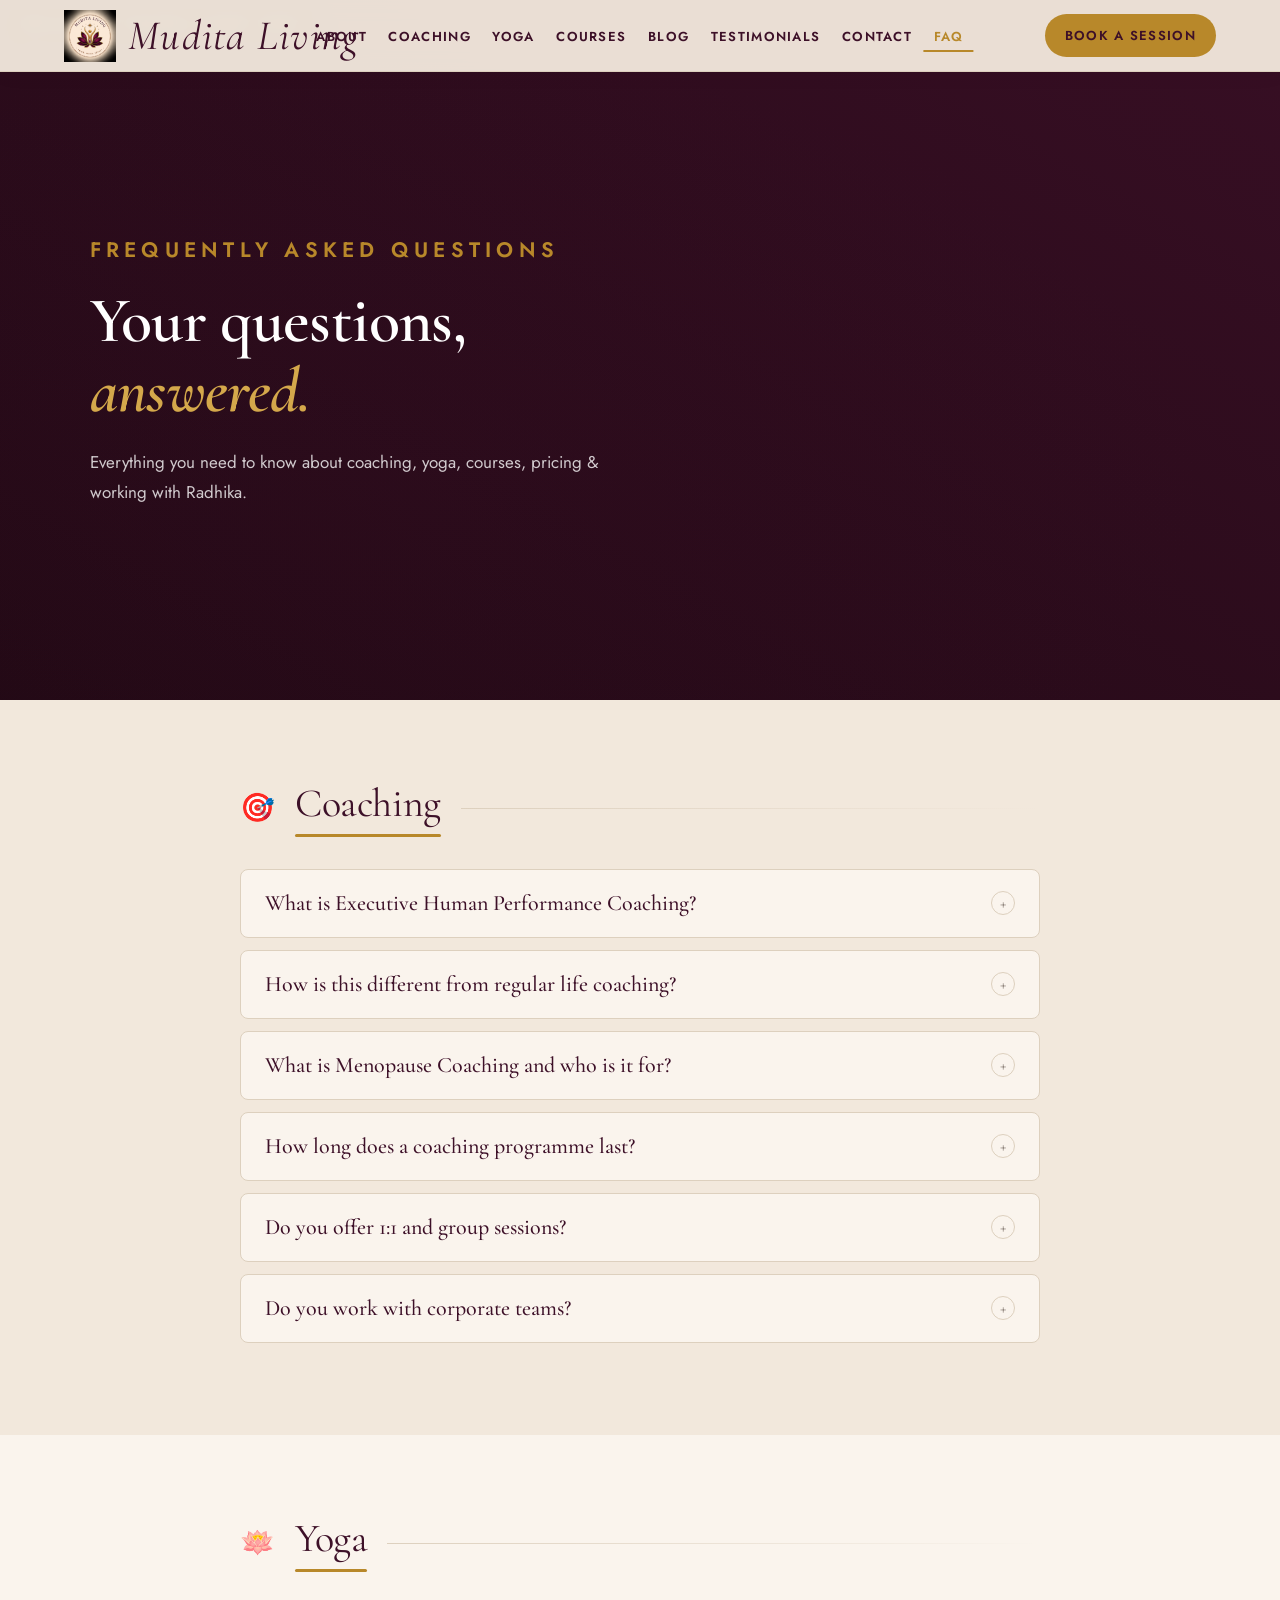
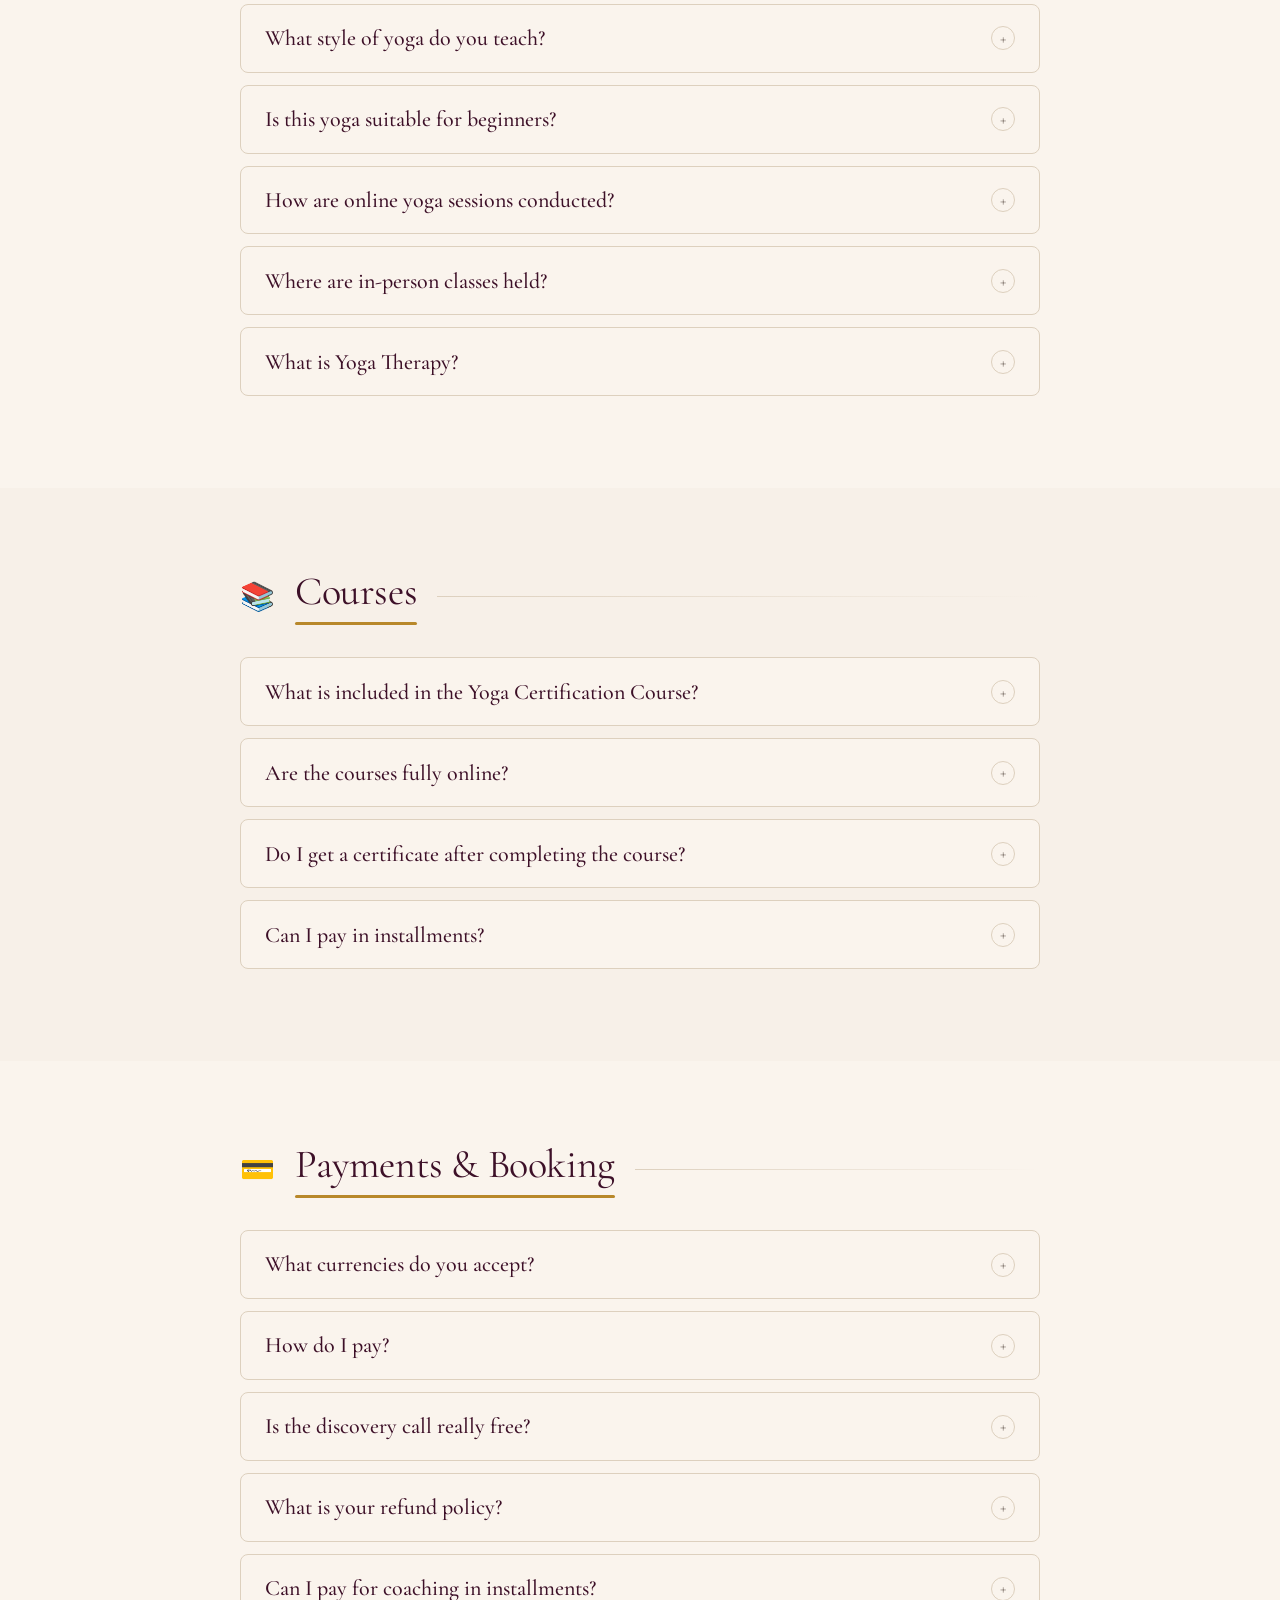
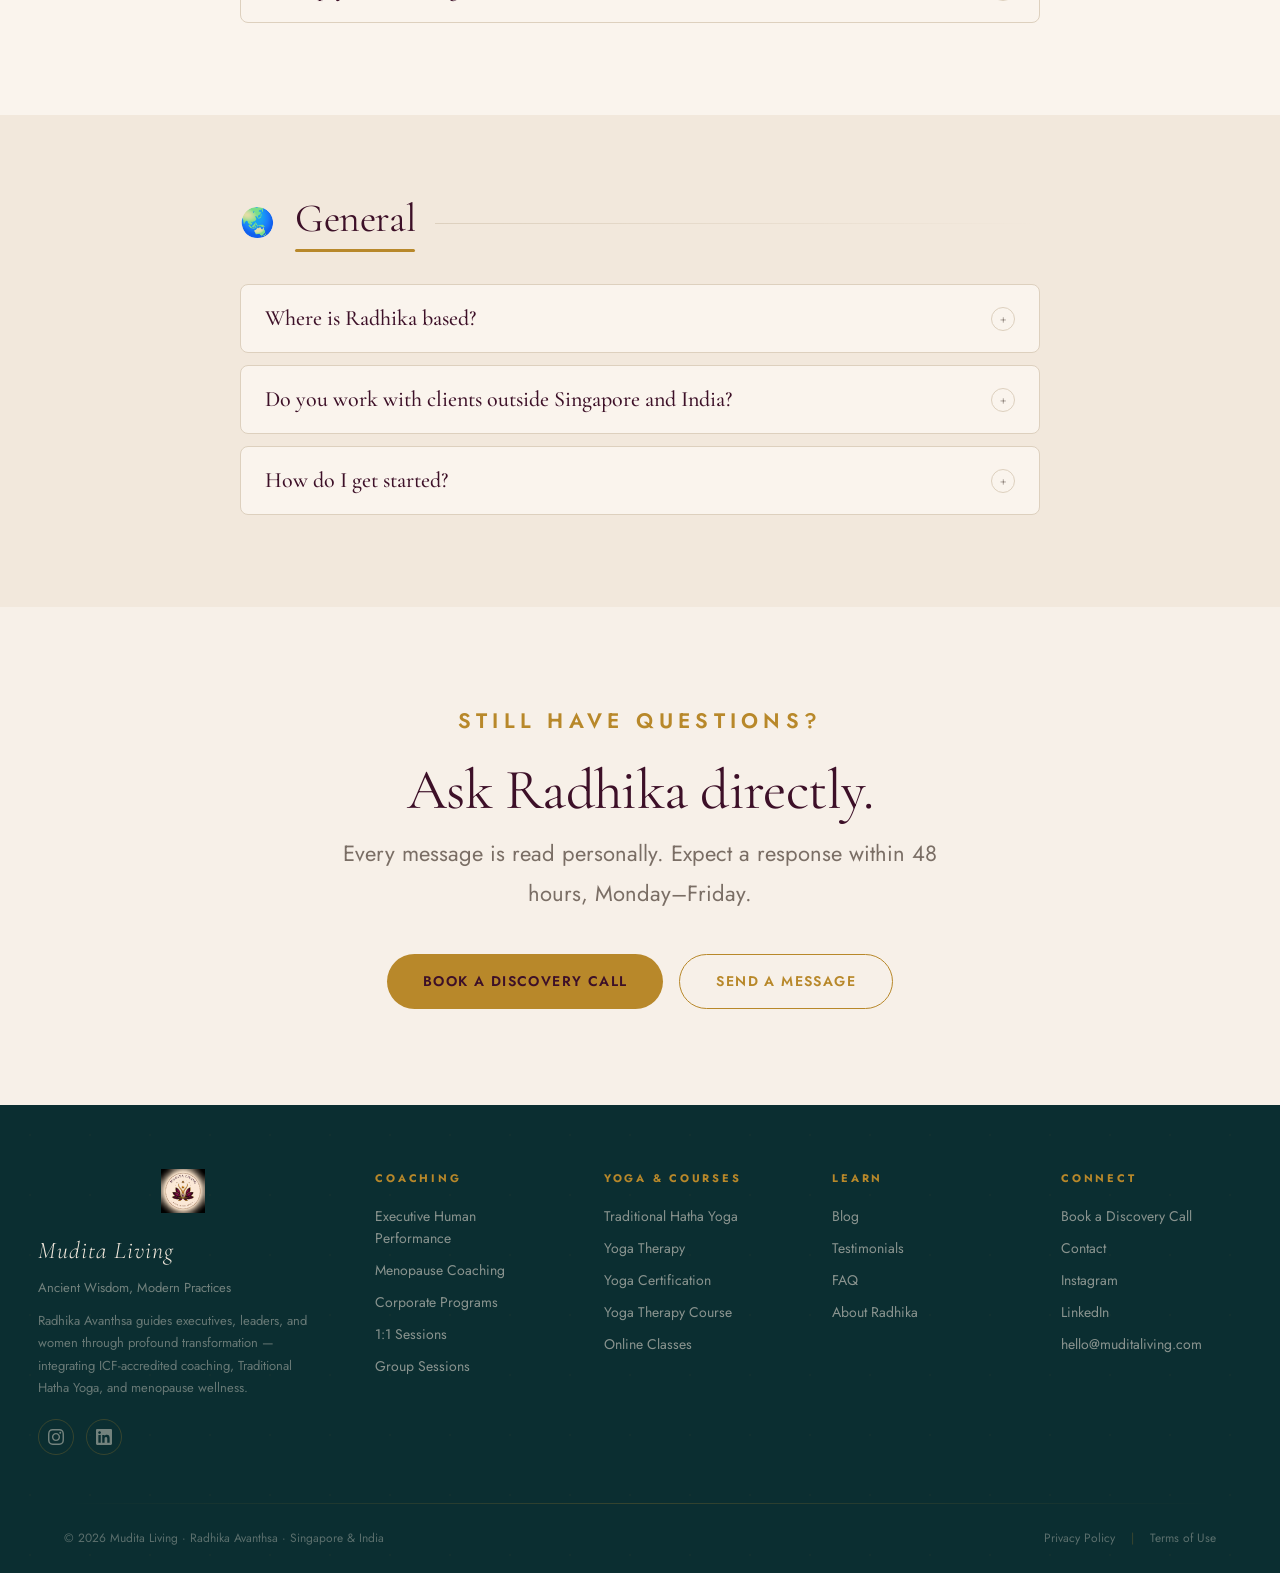
<file: pages/faq.html>
<!DOCTYPE html>
<html lang="en">
<head>
  <meta charset="UTF-8">
  <meta name="viewport" content="width=device-width, initial-scale=1.0">
  <title>FAQ — Coaching, Yoga & Courses | Mudita Living</title>
  <meta name="description" content="Frequently asked questions about executive coaching, menopause coaching, Traditional Hatha Yoga, courses, and payments at Mudita Living with Radhika Avanthsa.">
  <link rel="canonical" href="https://muditaliving.com/pages/faq.html">
  <!-- Open Graph -->
  <meta property="og:type" content="website" />
  <meta property="og:url" content="https://muditaliving.com/pages/faq.html" />
  <meta property="og:title" content="FAQ — Coaching, Yoga & Courses | Mudita Living" />
  <meta property="og:description" content="Frequently asked questions about executive coaching, menopause coaching, Traditional Hatha Yoga, courses, and payments at Mudita Living." />
  <meta property="og:image" content="https://muditaliving.com/assets/images/og-home.jpg" />
  <meta property="og:site_name" content="Mudita Living" />
  <!-- Twitter Card -->
  <meta name="twitter:card" content="summary_large_image" />
  <meta name="twitter:title" content="FAQ — Coaching, Yoga & Courses | Mudita Living" />
  <meta name="twitter:description" content="Frequently asked questions about executive coaching, menopause coaching, Traditional Hatha Yoga, courses, and payments at Mudita Living." />
  <meta name="twitter:image" content="https://muditaliving.com/assets/images/og-home.jpg" />
  <!-- Fonts -->
  <link rel="preconnect" href="https://fonts.googleapis.com">
  <link rel="preconnect" href="https://fonts.gstatic.com" crossorigin>
  <link rel="stylesheet" href="https://fonts.googleapis.com/css2?family=Cormorant+Garamond:ital,wght@0,300;0,400;0,500;0,600;0,700;1,300;1,400;1,600&family=Jost:wght@300;400;500;600;700&display=swap">
  <link rel="stylesheet" href="../assets/global.css">
  <style>
    /* ── FAQ PAGE SPECIFIC ── */

    /* Category section heading */
    .faq-category-heading {
      font-family: var(--font-display);
      font-size: clamp(28px, 3.5vw, 40px);
      font-weight: 400;
      color: var(--dark-burgundy);
      margin-bottom: 0;
      position: relative;
      display: inline-block;
    }
    .faq-category-heading::after {
      content: '';
      display: block;
      width: 100%;
      height: 3px;
      background: var(--gold);
      margin-top: 0.5rem;
      border-radius: 2px;
    }
    .faq-category-header {
      display: flex;
      align-items: center;
      gap: 1.25rem;
      margin-bottom: 2rem;
    }
    .faq-category-icon {
      font-size: 1.75rem;
      flex-shrink: 0;
    }
    .faq-category-line {
      flex: 1;
      height: 1px;
      background: linear-gradient(to right, var(--warm-beige), transparent);
    }

    /* Override faq-item for card-style on this page */
    .faq-section .faq-item {
      background: var(--off-white);
      border-radius: var(--radius-md);
      border: 1px solid var(--warm-beige);
      border-bottom: 1px solid var(--warm-beige);
      margin-bottom: 0.75rem;
      overflow: hidden;
      transition: box-shadow var(--ease), border-color var(--ease);
    }
    .faq-section .faq-item:hover {
      box-shadow: var(--shadow-sm);
    }
    .faq-section .faq-item.is-open {
      border-color: rgba(184,136,42,0.35);
      box-shadow: var(--shadow-sm);
    }
    .faq-section .faq-question {
      padding: 1.2rem 1.5rem;
      font-size: 22px;
    }
    .faq-section .faq-answer-inner {
      padding: 0 1.5rem 1.4rem;
      font-size: 20px;
      line-height: 1.85;
      color: var(--muted-brown);
    }
    .faq-section .faq-answer-inner a {
      color: var(--gold);
      transition: color var(--ease);
    }
    .faq-section .faq-answer-inner a:hover { color: var(--light-gold); }
    .faq-section .faq-answer-inner strong { color: var(--dark-burgundy); font-weight: 600; }

    /* Category block spacing */
    .faq-category {
      max-width: 800px;
      margin: 0 auto 3rem;
    }
    .faq-category:last-child { margin-bottom: 0; }

    /* CTA */
    .cta-inner {
      max-width: 600px;
      margin: 0 auto;
      text-align: center;
      position: relative;
      z-index: 1;
    }
    .cta-inner h2 {
      color: var(--cream);
      margin-bottom: 0.75rem;
    }
    .cta-inner p {
      color: rgba(242,232,220,0.65);
      font-size: 22px;
      margin-bottom: 2.5rem;
    }
    .btn-row {
      display: flex;
      gap: 1rem;
      justify-content: center;
      flex-wrap: wrap;
    }

    /* Section heading helpers */
    .sh-label {
      font-family: var(--font-body);
      font-size: 14px;
      font-weight: 600;
      letter-spacing: 0.25em;
      text-transform: uppercase;
      color: var(--gold);
      display: block;
      text-align: center;
      margin-bottom: 0.75rem;
    }

    /* Responsive */
    @media (max-width: 480px) {
      .btn-row { flex-direction: column; align-items: center; }
      .btn-row a { width: 100%; max-width: 320px; justify-content: center; }
      .faq-section .faq-question { padding: 1rem 1.25rem; font-size: 20px; }
      .faq-section .faq-answer-inner { padding: 0 1.25rem 1.2rem; }
    }
  </style>
  <!-- Structured Data: FAQPage -->
  <script type="application/ld+json">
  {
    "@context": "https://schema.org",
    "@type": "FAQPage",
    "mainEntity": [
      {
        "@type": "Question",
        "name": "What is Executive Human Performance Coaching?",
        "acceptedAnswer": {
          "@type": "Answer",
          "text": "Executive Human Performance Coaching is a specialised form of professional coaching that works with the whole person — not just strategy or habits — to build sustainable, high-level performance. Rather than optimising how much you do, it focuses on the quality of how you operate: your energy, decisions, relationships, identity, and inner alignment. Radhika draws on the Pancha Kosha framework, neuroscience, and ICF-accredited coaching methodology."
        }
      },
      {
        "@type": "Question",
        "name": "What is Menopause Coaching and who is it for?",
        "acceptedAnswer": {
          "@type": "Answer",
          "text": "Menopause Coaching is specialist support for women navigating perimenopause and menopause — particularly high-achieving women managing significant professional responsibilities. It combines hormonal health education, emotional intelligence work, somatic practices, and practical workplace navigation. It works alongside any medical treatment you are receiving."
        }
      },
      {
        "@type": "Question",
        "name": "How is this different from regular life coaching?",
        "acceptedAnswer": {
          "@type": "Answer",
          "text": "Most life coaching works at the level of goals, mindset, and accountability. Radhika's approach integrates yoga philosophy, somatic awareness, and the Pancha Kosha model alongside formal ICF coaching methodology. It addresses not just what you think, but how you carry yourself, what your body is telling you, and what values you are actually operating from. It is specifically designed for high-performing professionals."
        }
      },
      {
        "@type": "Question",
        "name": "How long does a coaching programme last?",
        "acceptedAnswer": {
          "@type": "Answer",
          "text": "Most 1:1 coaching engagements run for 3 to 6 months, with fortnightly sessions of 60 to 90 minutes. Some clients continue beyond that; others complete intensive shorter programmes. Radhika will give her honest recommendation during your discovery call."
        }
      },
      {
        "@type": "Question",
        "name": "What style of yoga do you teach?",
        "acceptedAnswer": {
          "@type": "Answer",
          "text": "Traditional Hatha Yoga — drawn from the classical texts (Hatha Yoga Pradipika, Shiva Samhita, Gheranda Samhita) and taught within a lineage-based framework. This is not hot yoga, power yoga, vinyasa flow, or any modern fitness variant. For therapeutic applications, Yoga Therapy sessions use asana, pranayama, mudra, meditation, and Yoga Nidra tailored to your specific condition."
        }
      },
      {
        "@type": "Question",
        "name": "Is this yoga suitable for beginners?",
        "acceptedAnswer": {
          "@type": "Answer",
          "text": "Absolutely. Traditional Hatha is accessible to beginners. No prior experience, flexibility, or fitness level is required. The only prerequisite is genuine curiosity."
        }
      },
      {
        "@type": "Question",
        "name": "Do you work with corporate teams?",
        "acceptedAnswer": {
          "@type": "Answer",
          "text": "Yes. Radhika designs custom corporate programmes for leadership teams and organisations — including leadership development programmes, executive coaching for senior individuals, wellbeing workshops, and keynote speaking. Corporate engagements are custom-priced. Email hello@muditaliving.com with a brief description of your team size and what you are looking for."
        }
      }
    ]
  }
  </script>
</head>
<body>

  <!-- ── 1. HERO ── -->
  <section class="page-photo-hero" style="background-image: url('https://images.unsplash.com/photo-1518531933037-91b2f5f229cc?w=1920&q=80&auto=format&fit=crop');">
  <div class="photo-label">Replace with "peaceful nature" photo</div>
  <div class="page-photo-hero__overlay"></div>
  <div class="page-photo-hero__content">
    <span class="section-label">Frequently Asked Questions</span>
    <h1>Your questions, <em>answered.</em></h1>
    <p>Everything you need to know about coaching, yoga, courses, pricing &amp; working with Radhika.</p>
  </div>
</section>

  <!-- ── 2. COACHING FAQs ── -->
  <section class="faq-section bg-cream" style="padding: 5rem 5%;" aria-labelledby="faq-coaching-h2">
    <div class="faq-category fade-up">
      <div class="faq-category-header">
        <span class="faq-category-icon" aria-hidden="true">🎯</span>
        <h2 class="faq-category-heading" id="faq-coaching-h2">Coaching</h2>
        <div class="faq-category-line" aria-hidden="true"></div>
      </div>
      <div>

        <div class="faq-item">
          <button class="faq-question" aria-expanded="false">
            <span>What is Executive Human Performance Coaching?</span>
            <span class="faq-icon" aria-hidden="true">+</span>
          </button>
          <div class="faq-answer" role="region">
            <div class="faq-answer-inner">
              Executive Human Performance Coaching is a specialised form of professional coaching that works with the whole person — not just strategy or habits — to build sustainable, high-level performance. Rather than optimising how much you do, it focuses on the quality of <em>how</em> you operate: your energy, decisions, relationships, identity, and inner alignment. Radhika draws on the Pancha Kosha framework, neuroscience, and ICF-accredited coaching methodology to do this work.
            </div>
          </div>
        </div>

        <div class="faq-item">
          <button class="faq-question" aria-expanded="false">
            <span>How is this different from regular life coaching?</span>
            <span class="faq-icon" aria-hidden="true">+</span>
          </button>
          <div class="faq-answer" role="region">
            <div class="faq-answer-inner">
              Most life coaching works at the level of goals, mindset, and accountability. Radhika's approach goes deeper — integrating yoga philosophy, somatic awareness, and the Pancha Kosha model alongside formal ICF coaching methodology. This means the work addresses not just what you think, but how you carry yourself, what your body is telling you, and what values you're actually operating from (vs. the ones you'd like to be). It's also specifically designed for high-performing professionals — the language, pace, and depth reflect that context.
            </div>
          </div>
        </div>

        <div class="faq-item">
          <button class="faq-question" aria-expanded="false">
            <span>What is Menopause Coaching and who is it for?</span>
            <span class="faq-icon" aria-hidden="true">+</span>
          </button>
          <div class="faq-answer" role="region">
            <div class="faq-answer-inner">
              Menopause Coaching is specialist support for women navigating perimenopause and menopause — particularly high-achieving women who are managing significant professional responsibilities at the same time. It combines hormonal health education, emotional intelligence work, somatic practices, and practical workplace navigation. It is not therapy, and it works alongside (never against) any medical treatment you're receiving. It's for any woman in this transition who wants intelligent, compassionate support — and who refuses to disappear quietly into it.
            </div>
          </div>
        </div>

        <div class="faq-item">
          <button class="faq-question" aria-expanded="false">
            <span>How long does a coaching programme last?</span>
            <span class="faq-icon" aria-hidden="true">+</span>
          </button>
          <div class="faq-answer" role="region">
            <div class="faq-answer-inner">
              There are no fixed-length packages — programmes are designed around each client's goals and context. That said, most 1:1 coaching engagements run for 3–6 months, with fortnightly sessions of 60–90 minutes. Some clients continue beyond that; others complete intensive shorter programmes. Radhika will give you her honest recommendation during your discovery call.
            </div>
          </div>
        </div>

        <div class="faq-item">
          <button class="faq-question" aria-expanded="false">
            <span>Do you offer 1:1 and group sessions?</span>
            <span class="faq-icon" aria-hidden="true">+</span>
          </button>
          <div class="faq-answer" role="region">
            <div class="faq-answer-inner">
              Yes — both. 1:1 coaching is available for individuals. Small group coaching programmes (typically 4–6 people) run periodically — these are curated carefully so participants are at a similar life stage or facing comparable challenges, which makes the group dynamic as valuable as the individual work. Dates and availability for group programmes are announced by email and on the website when they open.
            </div>
          </div>
        </div>

        <div class="faq-item">
          <button class="faq-question" aria-expanded="false">
            <span>Do you work with corporate teams?</span>
            <span class="faq-icon" aria-hidden="true">+</span>
          </button>
          <div class="faq-answer" role="region">
            <div class="faq-answer-inner">
              Yes. Radhika designs custom corporate programmes for leadership teams and organisations — including leadership development programmes, executive coaching for senior individuals, wellbeing workshops, and keynote speaking. Corporate engagements are custom-priced. To enquire, email <a href="mailto:hello@muditaliving.com?subject=Corporate%20Enquiry">hello@muditaliving.com</a> with a brief description of your team size and what you're looking for.
            </div>
          </div>
        </div>

      </div>
    </div>
  </section>

  <!-- ── 3. YOGA FAQs ── -->
  <section class="faq-section bg-off-white" style="padding: 5rem 5%;" aria-labelledby="faq-yoga-h2">
    <div class="faq-category fade-up">
      <div class="faq-category-header">
        <span class="faq-category-icon" aria-hidden="true">🪷</span>
        <h2 class="faq-category-heading" id="faq-yoga-h2">Yoga</h2>
        <div class="faq-category-line" aria-hidden="true"></div>
      </div>
      <div>

        <div class="faq-item">
          <button class="faq-question" aria-expanded="false">
            <span>What style of yoga do you teach?</span>
            <span class="faq-icon" aria-hidden="true">+</span>
          </button>
          <div class="faq-answer" role="region">
            <div class="faq-answer-inner">
              Traditional Hatha Yoga — drawn from the classical texts (Hatha Yoga Pradipika, Shiva Samhita, Gheranda Samhita) and taught within a lineage-based framework. This is not hot yoga, power yoga, vinyasa flow, or any modern fitness variant. Traditional Hatha is precise, methodical, and deeply intelligent — and it works at a level that most modern yoga doesn't reach. For therapeutic applications, Yoga Therapy sessions use asana, pranayama, mudra, meditation, and Yoga Nidra tailored to your specific condition.
            </div>
          </div>
        </div>

        <div class="faq-item">
          <button class="faq-question" aria-expanded="false">
            <span>Is this yoga suitable for beginners?</span>
            <span class="faq-icon" aria-hidden="true">+</span>
          </button>
          <div class="faq-answer" role="region">
            <div class="faq-answer-inner">
              Absolutely. Traditional Hatha is accessible to beginners — in fact, it's often easier to learn properly from the start than to unlearn habits acquired in less traditional settings. If you're new to yoga, Radhika's team will start with foundation practices and build from there. No prior experience, flexibility, or fitness level is required. The only prerequisite is genuine curiosity.
            </div>
          </div>
        </div>

        <div class="faq-item">
          <button class="faq-question" aria-expanded="false">
            <span>How are online yoga sessions conducted?</span>
            <span class="faq-icon" aria-hidden="true">+</span>
          </button>
          <div class="faq-answer" role="region">
            <div class="faq-answer-inner">
              All online sessions are conducted live via Zoom — not pre-recorded. You'll need a mat, a reasonably quiet space, and a stable internet connection. Sessions are conducted in real-time so the teacher can observe, correct, and adjust what you're doing — the quality of guidance is comparable to in-person practice. You'll receive a Zoom link and any preparation notes by email before your first session.
            </div>
          </div>
        </div>

        <div class="faq-item">
          <button class="faq-question" aria-expanded="false">
            <span>Where are in-person classes held?</span>
            <span class="faq-icon" aria-hidden="true">+</span>
          </button>
          <div class="faq-answer" role="region">
            <div class="faq-answer-inner">
              In-person yoga sessions in Singapore are conducted by Radhika's trained specialist team at a central Singapore location (CBD area). The exact address is shared on booking confirmation. Sessions are available on weekdays and weekends. To enquire about availability, use the <a href="contact.html">contact form</a> or email hello@muditaliving.com.
            </div>
          </div>
        </div>

        <div class="faq-item">
          <button class="faq-question" aria-expanded="false">
            <span>What is Yoga Therapy?</span>
            <span class="faq-icon" aria-hidden="true">+</span>
          </button>
          <div class="faq-answer" role="region">
            <div class="faq-answer-inner">
              Yoga Therapy is the intentional, individualised application of yoga practices for health and healing — distinct from a yoga class. It begins with a thorough intake consultation covering your health history, current conditions, lifestyle, and goals. From there, a bespoke therapeutic protocol is designed using asana, pranayama, mudra, meditation, and Yoga Nidra. It works with a wide range of conditions including chronic stress, anxiety, sleep disruption, hormonal imbalance, back pain, and nervous system dysregulation. It always works alongside (never against) any existing medical treatment.
            </div>
          </div>
        </div>

      </div>
    </div>
  </section>

  <!-- ── 4. COURSES FAQs ── -->
  <section class="faq-section bg-cream-2" style="padding: 5rem 5%;" aria-labelledby="faq-courses-h2">
    <div class="faq-category fade-up">
      <div class="faq-category-header">
        <span class="faq-category-icon" aria-hidden="true">📚</span>
        <h2 class="faq-category-heading" id="faq-courses-h2">Courses</h2>
        <div class="faq-category-line" aria-hidden="true"></div>
      </div>
      <div>

        <div class="faq-item">
          <button class="faq-question" aria-expanded="false">
            <span>What is included in the Yoga Certification Course?</span>
            <span class="faq-icon" aria-hidden="true">+</span>
          </button>
          <div class="faq-answer" role="region">
            <div class="faq-answer-inner">
              The Yoga Certification Course is a comprehensive foundational programme in Traditional Hatha Yoga — covering asana, pranayama, yoga philosophy (including the Hatha Yoga Pradipika), anatomy and physiology, teaching methodology, and the Pancha Kosha framework. It includes a combination of pre-recorded video modules, live Q&amp;A sessions with Radhika and her team, a teaching practicum with feedback, and a final assessment. Lifetime access to all course materials is included. See the <a href="courses.html">Courses page</a> for full details and pricing.
            </div>
          </div>
        </div>

        <div class="faq-item">
          <button class="faq-question" aria-expanded="false">
            <span>Are the courses fully online?</span>
            <span class="faq-icon" aria-hidden="true">+</span>
          </button>
          <div class="faq-answer" role="region">
            <div class="faq-answer-inner">
              Yes — both the Yoga Certification Course and Yoga Therapy Course are fully online. This includes both self-paced video content and scheduled live sessions via Zoom. The live sessions are timed to be accessible for students in Singapore (SGT, UTC+8) and India (IST, UTC+5:30). If you are in a significantly different timezone, reach out and we'll discuss what's workable.
            </div>
          </div>
        </div>

        <div class="faq-item">
          <button class="faq-question" aria-expanded="false">
            <span>Do I get a certificate after completing the course?</span>
            <span class="faq-icon" aria-hidden="true">+</span>
          </button>
          <div class="faq-answer" role="region">
            <div class="faq-answer-inner">
              Yes — a certificate of completion is issued by Mudita Living upon successful completion of all coursework and assessment. We are currently working toward formal external accreditation. If specific accreditation is important for your purposes (e.g. teaching at a specific school, insurance requirements), please <a href="contact.html">reach out before enrolling</a> so we can give you an honest answer about whether our certification currently meets those requirements.
            </div>
          </div>
        </div>

        <div class="faq-item">
          <button class="faq-question" aria-expanded="false">
            <span>Can I pay in installments?</span>
            <span class="faq-icon" aria-hidden="true">+</span>
          </button>
          <div class="faq-answer" role="region">
            <div class="faq-answer-inner">
              Yes. Installment plans (3 or 6 monthly payments) are available for both courses and are processed securely through Stripe Payment Links. You get immediate full access to course materials upon your first payment. Installment pricing and options are shown on the <a href="courses.html">Courses page</a>. Full payment options are also available, and typically offer a small saving over the installment total.
            </div>
          </div>
        </div>

      </div>
    </div>
  </section>

  <!-- ── 5. PAYMENTS & BOOKING FAQs ── -->
  <section class="faq-section bg-off-white" style="padding: 5rem 5%;" aria-labelledby="faq-payments-h2">
    <div class="faq-category fade-up">
      <div class="faq-category-header">
        <span class="faq-category-icon" aria-hidden="true">💳</span>
        <h2 class="faq-category-heading" id="faq-payments-h2">Payments &amp; Booking</h2>
        <div class="faq-category-line" aria-hidden="true"></div>
      </div>
      <div>

        <div class="faq-item">
          <button class="faq-question" aria-expanded="false">
            <span>What currencies do you accept?</span>
            <span class="faq-icon" aria-hidden="true">+</span>
          </button>
          <div class="faq-answer" role="region">
            <div class="faq-answer-inner">
              <strong>SGD (Singapore Dollar) and INR (Indian Rupee)</strong> — both accepted with no geo-blocking. Payments are processed through Stripe, which handles currency at the card level. Singapore-issued cards are charged in SGD; India-issued cards are charged in INR. If you hold a card from another country, Stripe will handle conversion through your bank. There are no hidden currency surcharges from our end.
            </div>
          </div>
        </div>

        <div class="faq-item">
          <button class="faq-question" aria-expanded="false">
            <span>How do I pay?</span>
            <span class="faq-icon" aria-hidden="true">+</span>
          </button>
          <div class="faq-answer" role="region">
            <div class="faq-answer-inner">
              All payments are processed through <strong>Stripe</strong> — the same secure payment infrastructure used by Shopify, Amazon, and thousands of global businesses. Stripe accepts all major credit and debit cards (Visa, Mastercard, Amex), and in India also accepts RuPay. No account creation required. You'll receive a payment receipt by email immediately after checkout. For coaching programmes and private sessions, you'll receive a Stripe payment link directly from Radhika after your discovery call.
            </div>
          </div>
        </div>

        <div class="faq-item">
          <button class="faq-question" aria-expanded="false">
            <span>Is the discovery call really free?</span>
            <span class="faq-icon" aria-hidden="true">+</span>
          </button>
          <div class="faq-answer" role="region">
            <div class="faq-answer-inner">
              Yes — completely free, no credit card required, no commitment. The discovery call is a genuine conversation, not a sales call in disguise. Radhika uses it to understand where you are, ask the questions that matter, and give you an honest read on whether working together makes sense. If it's not the right fit, she'll tell you — and often point you toward something more useful. <a href="contact.html">Book yours here.</a>
            </div>
          </div>
        </div>

        <div class="faq-item">
          <button class="faq-question" aria-expanded="false">
            <span>What is your refund policy?</span>
            <span class="faq-icon" aria-hidden="true">+</span>
          </button>
          <div class="faq-answer" role="region">
            <div class="faq-answer-inner">
              For courses: a 7-day satisfaction guarantee from the date of enrolment — if the course isn't right for you, contact us within 7 days for a full refund, no questions asked. After 7 days, refunds are considered on a case-by-case basis. For coaching programmes: terms are discussed and agreed before payment. Radhika is fair — if something genuinely prevents you from continuing, reach out and we'll find a workable solution together.
            </div>
          </div>
        </div>

        <div class="faq-item">
          <button class="faq-question" aria-expanded="false">
            <span>Can I pay for coaching in installments?</span>
            <span class="faq-icon" aria-hidden="true">+</span>
          </button>
          <div class="faq-answer" role="region">
            <div class="faq-answer-inner">
              Yes — installment plans are available for courses (3 or 6 monthly payments) and can also be arranged for coaching programmes. Installments are managed through Stripe Payment Links — your first payment is due at enrolment, and subsequent amounts are automatically collected monthly. You receive full access immediately. See the <a href="courses.html">Courses page</a> for specific installment pricing.
            </div>
          </div>
        </div>

      </div>
    </div>
  </section>

  <!-- ── 6. GENERAL FAQs ── -->
  <section class="faq-section bg-cream" style="padding: 5rem 5%;" aria-labelledby="faq-general-h2">
    <div class="faq-category fade-up">
      <div class="faq-category-header">
        <span class="faq-category-icon" aria-hidden="true">🌏</span>
        <h2 class="faq-category-heading" id="faq-general-h2">General</h2>
        <div class="faq-category-line" aria-hidden="true"></div>
      </div>
      <div>

        <div class="faq-item">
          <button class="faq-question" aria-expanded="false">
            <span>Where is Radhika based?</span>
            <span class="faq-icon" aria-hidden="true">+</span>
          </button>
          <div class="faq-answer" role="region">
            <div class="faq-answer-inner">
              Radhika is based in Singapore and works with clients globally — primarily Singapore and India, with clients also in the UK, the Middle East, and Southeast Asia. Almost all coaching and yoga sessions are conducted online, making location largely irrelevant for most services.
            </div>
          </div>
        </div>

        <div class="faq-item">
          <button class="faq-question" aria-expanded="false">
            <span>Do you work with clients outside Singapore and India?</span>
            <span class="faq-icon" aria-hidden="true">+</span>
          </button>
          <div class="faq-answer" role="region">
            <div class="faq-answer-inner">
              Yes — Radhika works with clients globally. The primary markets are Singapore and India, and pricing is set in SGD and INR, but there is no geographical restriction on who can work with her. Coaching, yoga, and courses are all available internationally online. If you're in a significantly different timezone, mention it during the enquiry and scheduling options will be discussed.
            </div>
          </div>
        </div>

        <div class="faq-item">
          <button class="faq-question" aria-expanded="false">
            <span>How do I get started?</span>
            <span class="faq-icon" aria-hidden="true">+</span>
          </button>
          <div class="faq-answer" role="region">
            <div class="faq-answer-inner">
              The best starting point for almost everyone is a free discovery call — 30 minutes, no commitment. It gives Radhika a sense of where you are and what you're looking for, and gives you a real sense of her approach before committing to anything. <a href="contact.html">Book your discovery call here.</a> If you already know which course you want to enrol in, you can go directly to the <a href="courses.html">Courses page</a> and enrol. Any questions first? <a href="contact.html">Send a message</a> — responses arrive within one business day.
            </div>
          </div>
        </div>

      </div>
    </div>
  </section>

  <!-- ── 7. CTA ── -->
  <section class="bg-dark" style="padding: 6rem 5%;" aria-labelledby="cta-h2">
    <div class="cta-inner">
      <span class="section-label" style="margin-bottom: 1rem;">Still have questions?</span>
      <h2 id="cta-h2">Ask Radhika directly.</h2>
      <p>Every message is read personally. Expect a response within 48 hours, Monday–Friday.</p>
      <div class="btn-row">
        <a href="../pages/contact.html" class="btn-primary">Book a Discovery Call</a>
        <a href="../pages/contact.html" class="btn-outline">Send a Message</a>
      </div>
    </div>
  </section>

  <!-- ── FOOTER ── -->

  <!-- Scroll animations -->
  <script>
    (function() {
      var observer = new IntersectionObserver(function(entries) {
        entries.forEach(function(entry) {
          if (entry.isIntersecting) {
            entry.target.classList.add('is-visible');
          }
        });
      }, { threshold: 0.05, rootMargin: '0px 0px -40px 0px' });
      document.querySelectorAll('.fade-up').forEach(function(el) {
        observer.observe(el);
      });
    })();
  </script>

  <!-- FAQ Accordion with section isolation -->
  <script>
    document.querySelectorAll('.faq-question').forEach(function(btn) {
      btn.addEventListener('click', function() {
        var answer = this.nextElementSibling;
        var icon = this.querySelector('.faq-icon');
        var isOpen = this.classList.toggle('is-open');
        answer.classList.toggle('is-open', isOpen);
        if (icon) icon.textContent = isOpen ? '×' : '+';
        this.setAttribute('aria-expanded', String(isOpen));
        // Close others in same section
        var section = this.closest('section');
        if (section) {
          section.querySelectorAll('.faq-question').forEach(function(other) {
            if (other !== btn && other.classList.contains('is-open')) {
              other.classList.remove('is-open');
              var otherAnswer = other.nextElementSibling;
              var otherIcon = other.querySelector('.faq-icon');
              if (otherAnswer) otherAnswer.classList.remove('is-open');
              if (otherIcon) otherIcon.textContent = '+';
              other.setAttribute('aria-expanded', 'false');
            }
          });
        }
      });
    });
  </script>

  <script src="../assets/nav-component.js" defer></script>
</body>
</html>
</file>
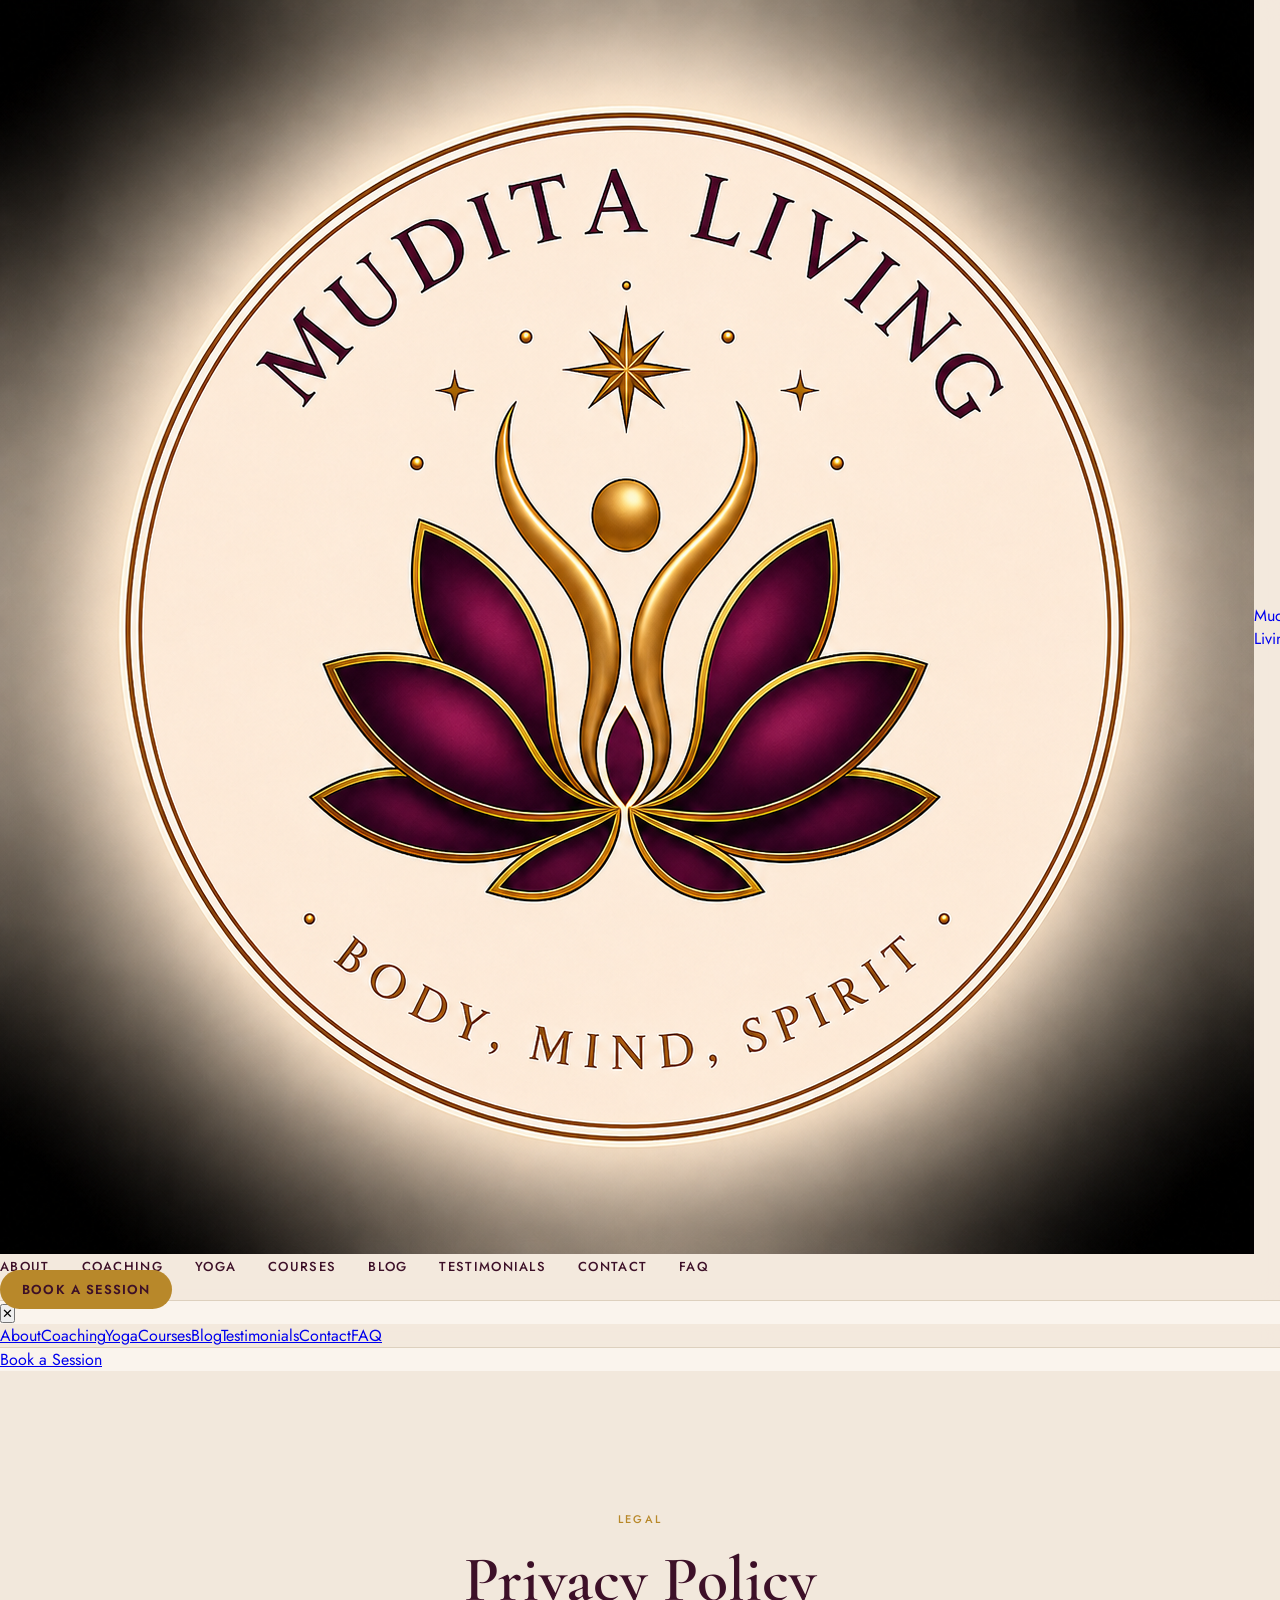
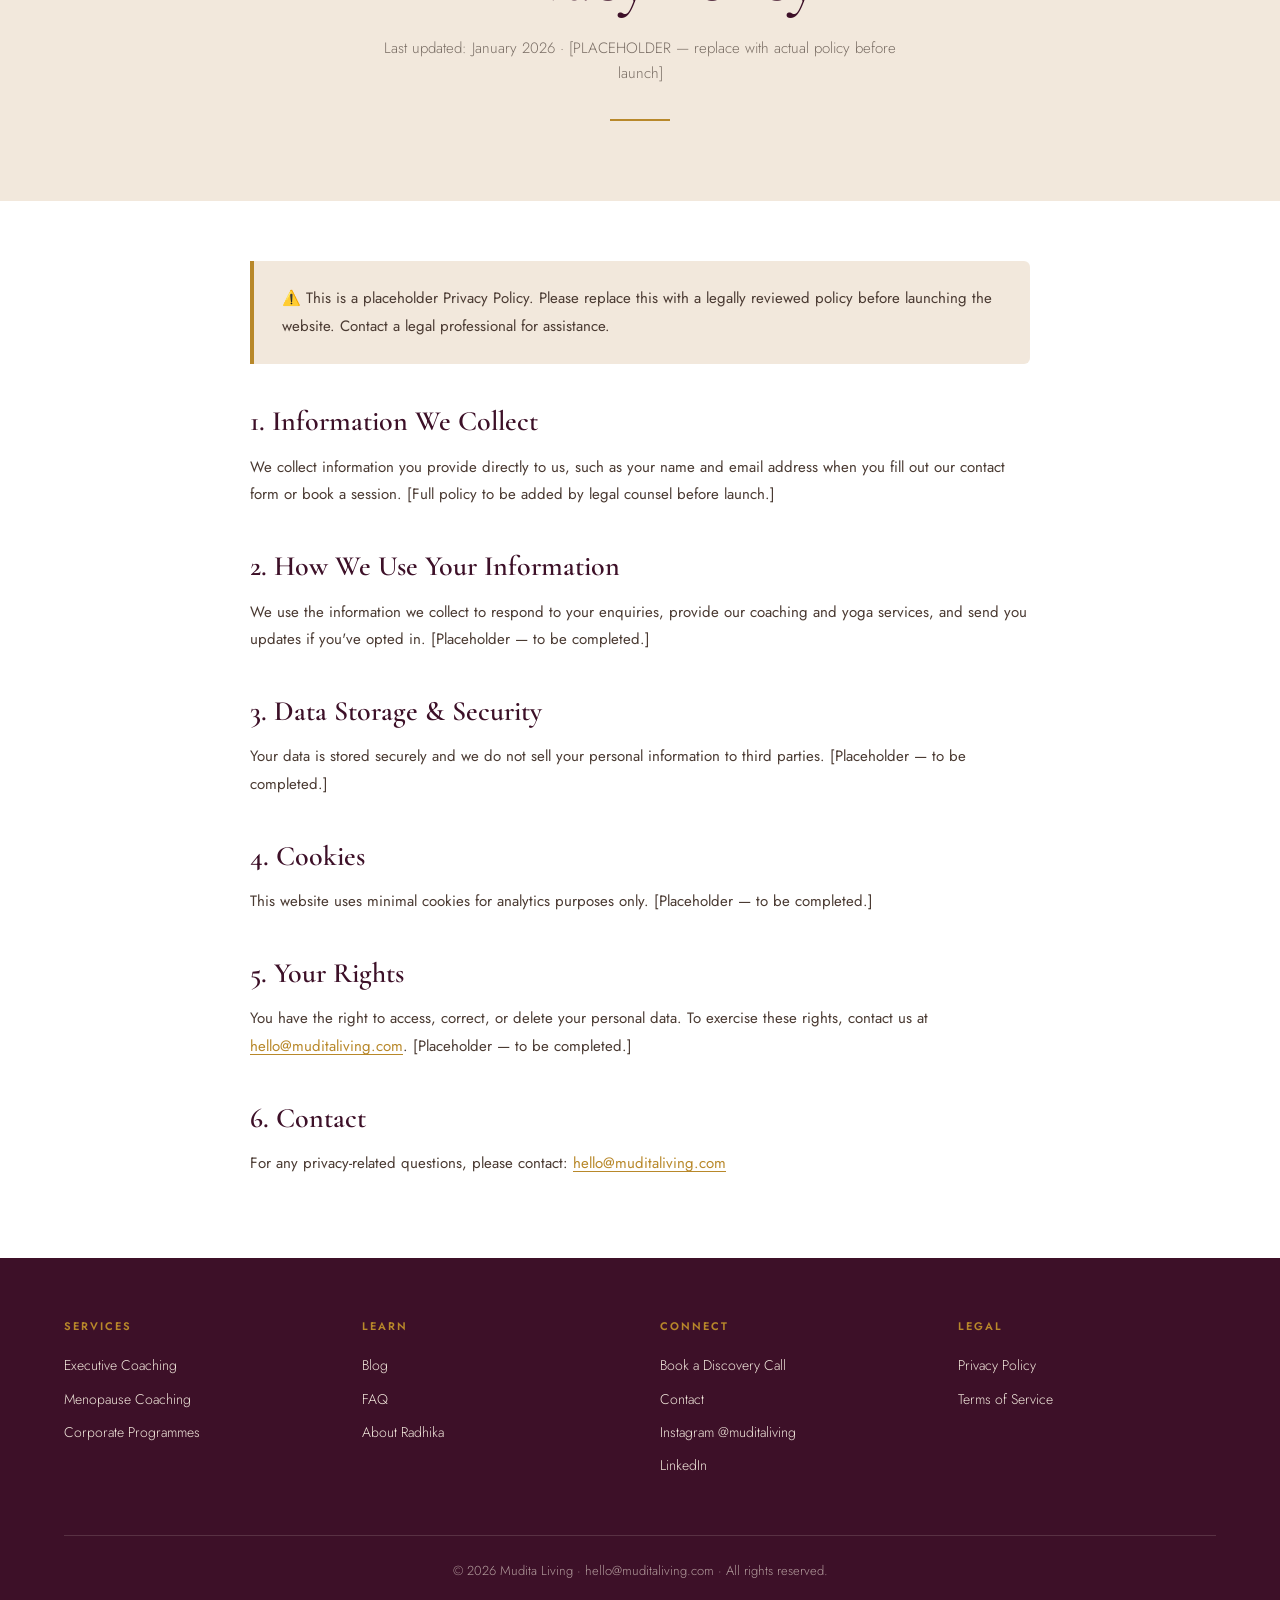
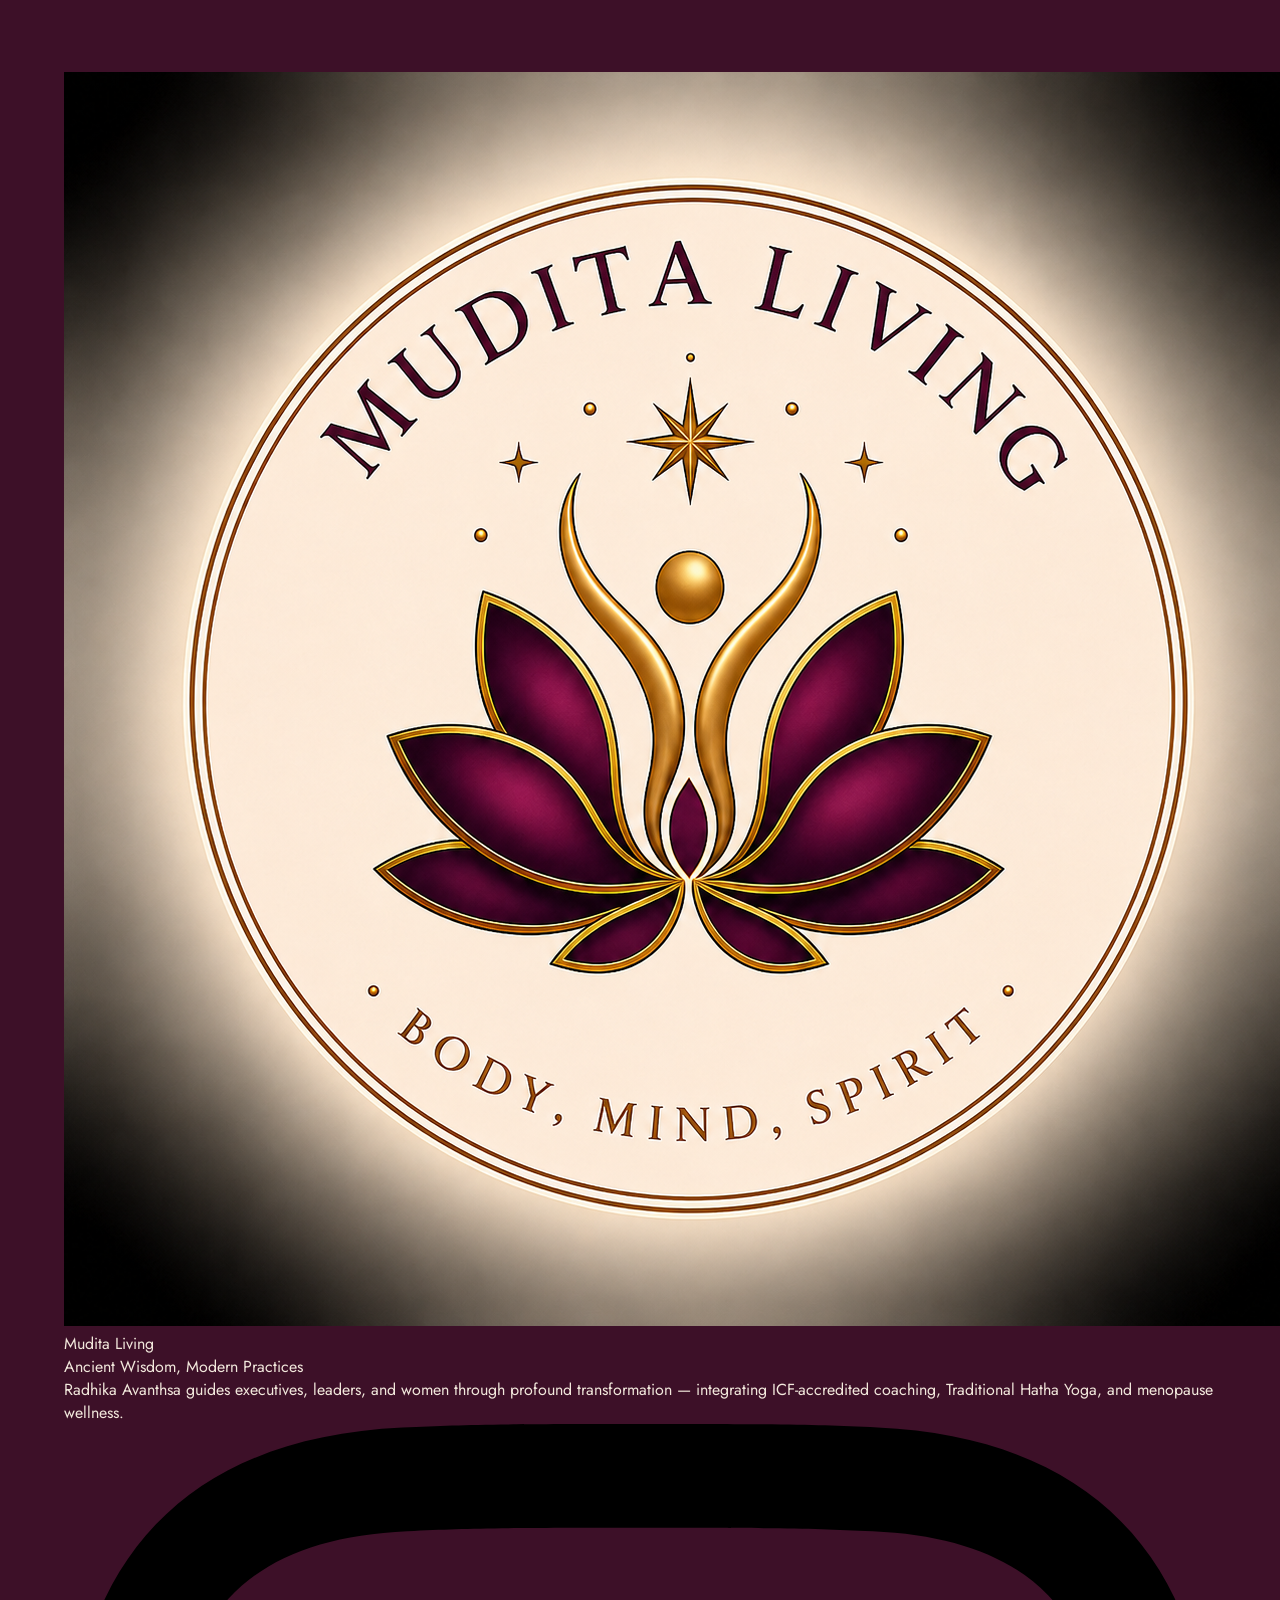
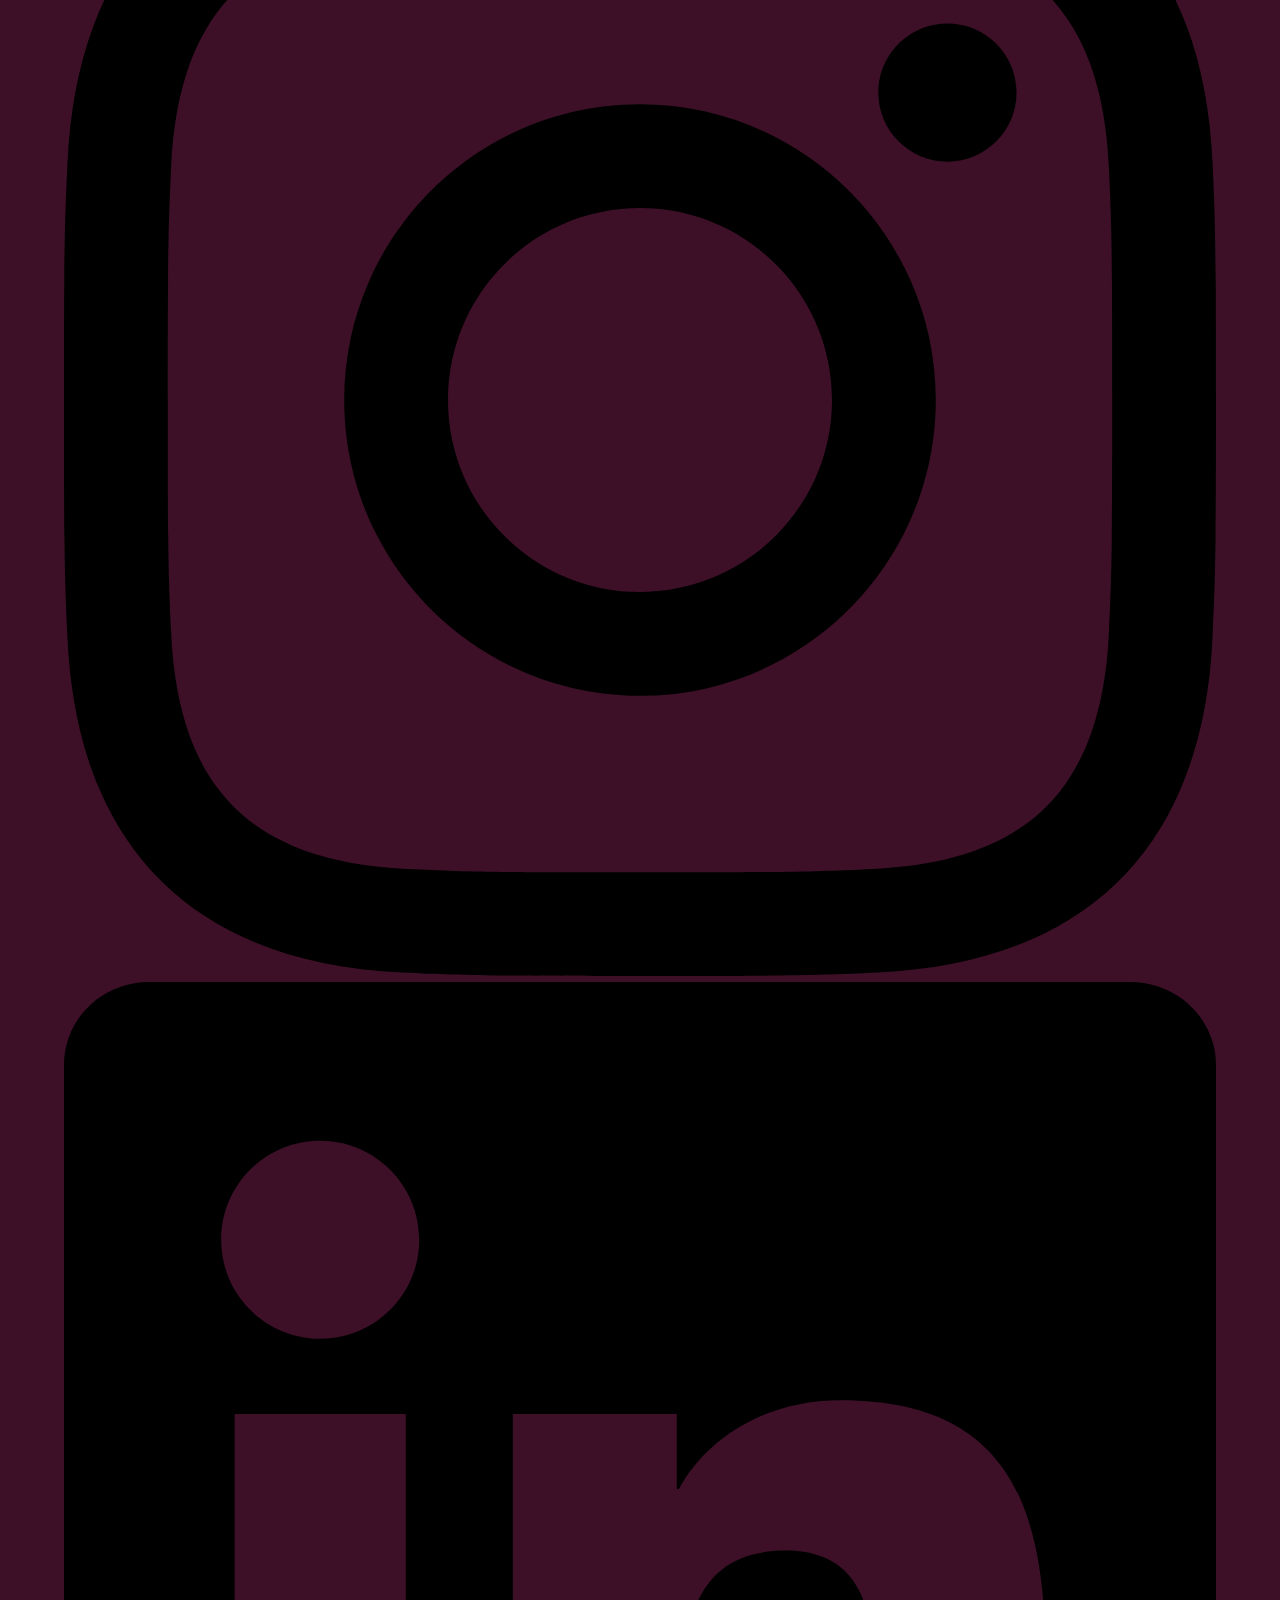
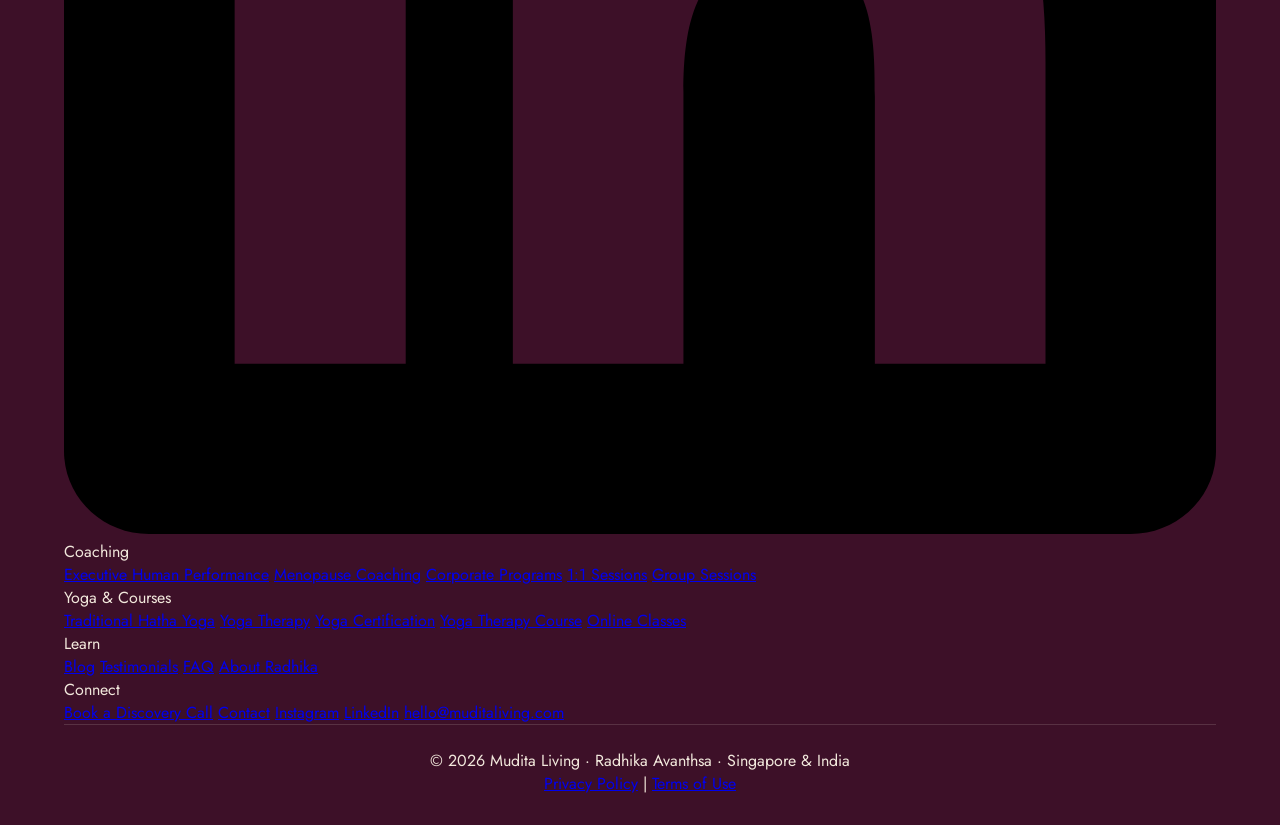
<file: pages/privacy.html>
<!DOCTYPE html>
<html lang="en">
<head>
  <meta charset="UTF-8" />
  <meta name="viewport" content="width=device-width, initial-scale=1.0" />
  <title>Privacy Policy — Mudita Living</title>
  <meta name="description" content="Privacy Policy for Mudita Living. How we collect, use and protect your personal information.">
  <link rel="preconnect" href="https://fonts.googleapis.com" />
  <link rel="preconnect" href="https://fonts.gstatic.com" crossorigin />
  <link href="https://fonts.googleapis.com/css2?family=Cormorant+Garamond:ital,wght@0,300;0,400;0,600;1,400&family=Jost:wght@300;400;500;600&display=swap" rel="stylesheet" />
  <style>
    :root {
      --burgundy: #5C1A3A;
      --dark-burgundy: #3D1028;
      --gold: #B8882A;
      --light-gold: #D4A84B;
      --cream: #F2E8DC;
      --off-white: #FAF4ED;
      --muted-brown: #7A6E65;
      --warm-beige: #DDD0BE;
    }

    *, *::before, *::after { box-sizing: border-box; margin: 0; padding: 0; }

    body {
      font-family: 'Jost', sans-serif;
      font-weight: 400;
      color: #3D1028;
      background: #FAF4ED;
      -webkit-font-smoothing: antialiased;
    }

    /* ── NAV ── */
    nav {
      position: sticky; top: 0;
      z-index: 100;
      background: rgba(242,232,220,0.92);
      backdrop-filter: blur(12px);
      -webkit-backdrop-filter: blur(12px);
      border-bottom: 1px solid var(--warm-beige);
    }
    .nav-inner {
      display: flex;
      align-items: center;
      justify-content: space-between;
      padding: 0.85rem 5%;
      max-width: 1280px;
      margin: 0 auto;
    }
    .nav-logo { text-decoration: none; display: flex; align-items: center; }
    .nav-links {
      display: flex;
      gap: 2rem;
      list-style: none;
    }
    .nav-links a {
      font-family: 'Jost', sans-serif;
      font-size: 13px;
      font-weight: 500;
      letter-spacing: 0.1em;
      text-transform: uppercase;
      color: var(--dark-burgundy);
      text-decoration: none;
      transition: color 0.2s;
    }
    .nav-links a:hover { color: var(--gold); }
    .nav-cta {
      font-family: 'Jost', sans-serif;
      font-size: 13px;
      font-weight: 600;
      letter-spacing: 0.08em;
      text-transform: uppercase;
      color: var(--dark-burgundy);
      background: var(--gold);
      text-decoration: none;
      padding: 0.6rem 1.4rem;
      border-radius: 999px;
      transition: background 0.2s, color 0.2s;
      white-space: nowrap;
    }
    .nav-cta:hover { background: var(--light-gold); }

    .nav-hamburger { display:none; background:none; border:none; font-size:24px; color:#3D1028; cursor:pointer; padding:4px 8px; line-height:1; }
    .nav-dropdown { display:none; position:absolute; top:100%; left:0; right:0; background:#F2E8DC; border-bottom:2px solid #B8882A; padding:1rem 5%; z-index:99; }
    .nav-dropdown.open { display:block; }
    .nav-dropdown a { display:block; padding:0.75rem 0; font-family:'Jost',sans-serif; font-size:14px; color:#3D1028; text-decoration:none; text-transform:uppercase; letter-spacing:0.1em; border-bottom:1px solid #DDD0BE; }
    .nav-dropdown a:hover { color:#B8882A; }
    .nav-dropdown .mob-book { display:block; margin-top:0.75rem; background:#B8882A; color:#3D1028 !important; text-align:center; padding:0.75rem 1rem; border-radius:999px; font-weight:600; border-bottom:none !important; }
    @media(max-width:768px) { .nav-links,.nav-cta { display:none !important; } .nav-hamburger { display:block; } }

    /* ── HERO ── */
    .hero {
      background: var(--cream);
      padding: 140px 5% 80px;
      text-align: center;
    }
    .hero-label {
      font-family: 'Jost', sans-serif;
      font-size: 11px;
      font-weight: 500;
      letter-spacing: 0.2em;
      text-transform: uppercase;
      color: var(--gold);
      font-variant: small-caps;
      margin-bottom: 1rem;
    }
    .hero h1 {
      font-family: 'Cormorant Garamond', serif;
      font-size: clamp(2.6rem, 5vw, 4rem);
      font-weight: 600;
      color: var(--dark-burgundy);
      line-height: 1.15;
      margin-bottom: 1.2rem;
    }
    .hero-subtitle {
      font-family: 'Jost', sans-serif;
      font-size: 15px;
      font-weight: 300;
      color: var(--muted-brown);
      max-width: 560px;
      margin: 0 auto 2rem;
      line-height: 1.7;
    }
    .hero-divider {
      width: 60px;
      height: 2px;
      background: var(--gold);
      margin: 0 auto;
    }

    /* ── CONTENT ── */
    .content-wrap {
      background: #fff;
      padding: 60px 5% 80px;
    }
    .content-inner {
      max-width: 780px;
      margin: 0 auto;
    }

    .notice-box {
      border-left: 4px solid var(--gold);
      background: var(--cream);
      padding: 1.5rem 1.75rem;
      margin-bottom: 2.5rem;
      border-radius: 0 6px 6px 0;
    }
    .notice-box p {
      font-family: 'Jost', sans-serif;
      font-size: 14px;
      font-weight: 400;
      color: var(--dark-burgundy);
      line-height: 1.7;
    }

    .content-inner h2 {
      font-family: 'Cormorant Garamond', serif;
      font-size: 1.75rem;
      font-weight: 600;
      color: var(--dark-burgundy);
      margin: 2.5rem 0 0.9rem;
      line-height: 1.25;
    }
    .content-inner h2:first-of-type { margin-top: 0; }

    .content-inner p {
      font-family: 'Jost', sans-serif;
      font-size: 15px;
      font-weight: 400;
      color: #4A3A32;
      line-height: 1.85;
    }
    .content-inner a {
      color: var(--gold);
      text-decoration: underline;
      text-underline-offset: 3px;
    }
    .content-inner a:hover { color: var(--dark-burgundy); }

    /* ── FOOTER ── */
    footer {
      background: var(--dark-burgundy);
      color: var(--cream);
      padding: 60px 5% 30px;
    }
    .footer-grid {
      display: grid;
      grid-template-columns: repeat(4, 1fr);
      gap: 2.5rem;
      max-width: 1280px;
      margin: 0 auto 3rem;
    }
    .footer-col h4 {
      font-family: 'Jost', sans-serif;
      font-size: 11px;
      font-weight: 600;
      letter-spacing: 0.18em;
      text-transform: uppercase;
      color: var(--gold);
      margin-bottom: 1.2rem;
    }
    .footer-col ul { list-style: none; }
    .footer-col ul li { margin-bottom: 0.65rem; }
    .footer-col ul li a {
      font-family: 'Jost', sans-serif;
      font-size: 14px;
      font-weight: 300;
      color: var(--cream);
      text-decoration: none;
      transition: color 0.2s;
      line-height: 1.5;
    }
    .footer-col ul li a:hover { color: var(--light-gold); }

    .footer-bottom {
      border-top: 1px solid rgba(242,232,220,0.15);
      padding-top: 1.5rem;
      text-align: center;
      max-width: 1280px;
      margin: 0 auto;
    }
    .footer-bottom p {
      font-family: 'Jost', sans-serif;
      font-size: 13px;
      font-weight: 300;
      color: rgba(242,232,220,0.65);
      line-height: 1.7;
    }

    @media (max-width: 900px) {
      .footer-grid { grid-template-columns: repeat(2, 1fr); }
    }
    @media (max-width: 520px) {
      .footer-grid { grid-template-columns: 1fr; gap: 2rem; }
      .hero { padding: 120px 5% 60px; }
    }
  </style>
</head>
<body>
<!-- NAV -->

  <!-- HERO -->
  <section class="hero">
    <p class="hero-label">Legal</p>
    <h1>Privacy Policy</h1>
    <p class="hero-subtitle">Last updated: January 2026 &middot; [PLACEHOLDER &mdash; replace with actual policy before launch]</p>
    <div class="hero-divider"></div>
  </section>

  <!-- CONTENT -->
  <section class="content-wrap">
    <div class="content-inner">

      <div class="notice-box">
        <p>&#9888;&#65039; This is a placeholder Privacy Policy. Please replace this with a legally reviewed policy before launching the website. Contact a legal professional for assistance.</p>
      </div>

      <h2>1. Information We Collect</h2>
      <p>We collect information you provide directly to us, such as your name and email address when you fill out our contact form or book a session. [Full policy to be added by legal counsel before launch.]</p>

      <h2>2. How We Use Your Information</h2>
      <p>We use the information we collect to respond to your enquiries, provide our coaching and yoga services, and send you updates if you've opted in. [Placeholder &mdash; to be completed.]</p>

      <h2>3. Data Storage &amp; Security</h2>
      <p>Your data is stored securely and we do not sell your personal information to third parties. [Placeholder &mdash; to be completed.]</p>

      <h2>4. Cookies</h2>
      <p>This website uses minimal cookies for analytics purposes only. [Placeholder &mdash; to be completed.]</p>

      <h2>5. Your Rights</h2>
      <p>You have the right to access, correct, or delete your personal data. To exercise these rights, contact us at <a href="mailto:hello@muditaliving.com">hello@muditaliving.com</a>. [Placeholder &mdash; to be completed.]</p>

      <h2>6. Contact</h2>
      <p>For any privacy-related questions, please contact: <a href="mailto:hello@muditaliving.com">hello@muditaliving.com</a></p>

    </div>
  </section>

  <!-- FOOTER -->
  <footer>
    <div class="footer-grid">
      <div class="footer-col">
        <h4>Services</h4>
        <ul>
          <li><a href="coaching.html">Executive Coaching</a></li>
          <li><a href="coaching.html">Menopause Coaching</a></li>
          <li><a href="coaching.html">Corporate Programmes</a></li>
        </ul>
      </div>
      <div class="footer-col">
        <h4>Learn</h4>
        <ul>
          <li><a href="blog.html">Blog</a></li>
          <li><a href="faq.html">FAQ</a></li>
          <li><a href="about.html">About Radhika</a></li>
        </ul>
      </div>
      <div class="footer-col">
        <h4>Connect</h4>
        <ul>
          <li><a href="contact.html">Book a Discovery Call</a></li>
          <li><a href="contact.html">Contact</a></li>
          <li><a href="https://instagram.com/muditaliving" target="_blank" rel="noopener">Instagram @muditaliving</a></li>
          <li><a href="https://linkedin.com" target="_blank" rel="noopener">LinkedIn</a></li>
        </ul>
      </div>
      <div class="footer-col">
        <h4>Legal</h4>
        <ul>
          <li><a href="privacy.html">Privacy Policy</a></li>
          <li><a href="terms.html">Terms of Service</a></li>
        </ul>
      </div>
    </div>
    <div class="footer-bottom">
      <p>&copy; 2026 Mudita Living &middot; hello@muditaliving.com &middot; All rights reserved.</p>
    </div>
  </footer>

  <script>
  </script>

  <script src="../assets/nav-component.js"></script>
</body>
</html>
</file>
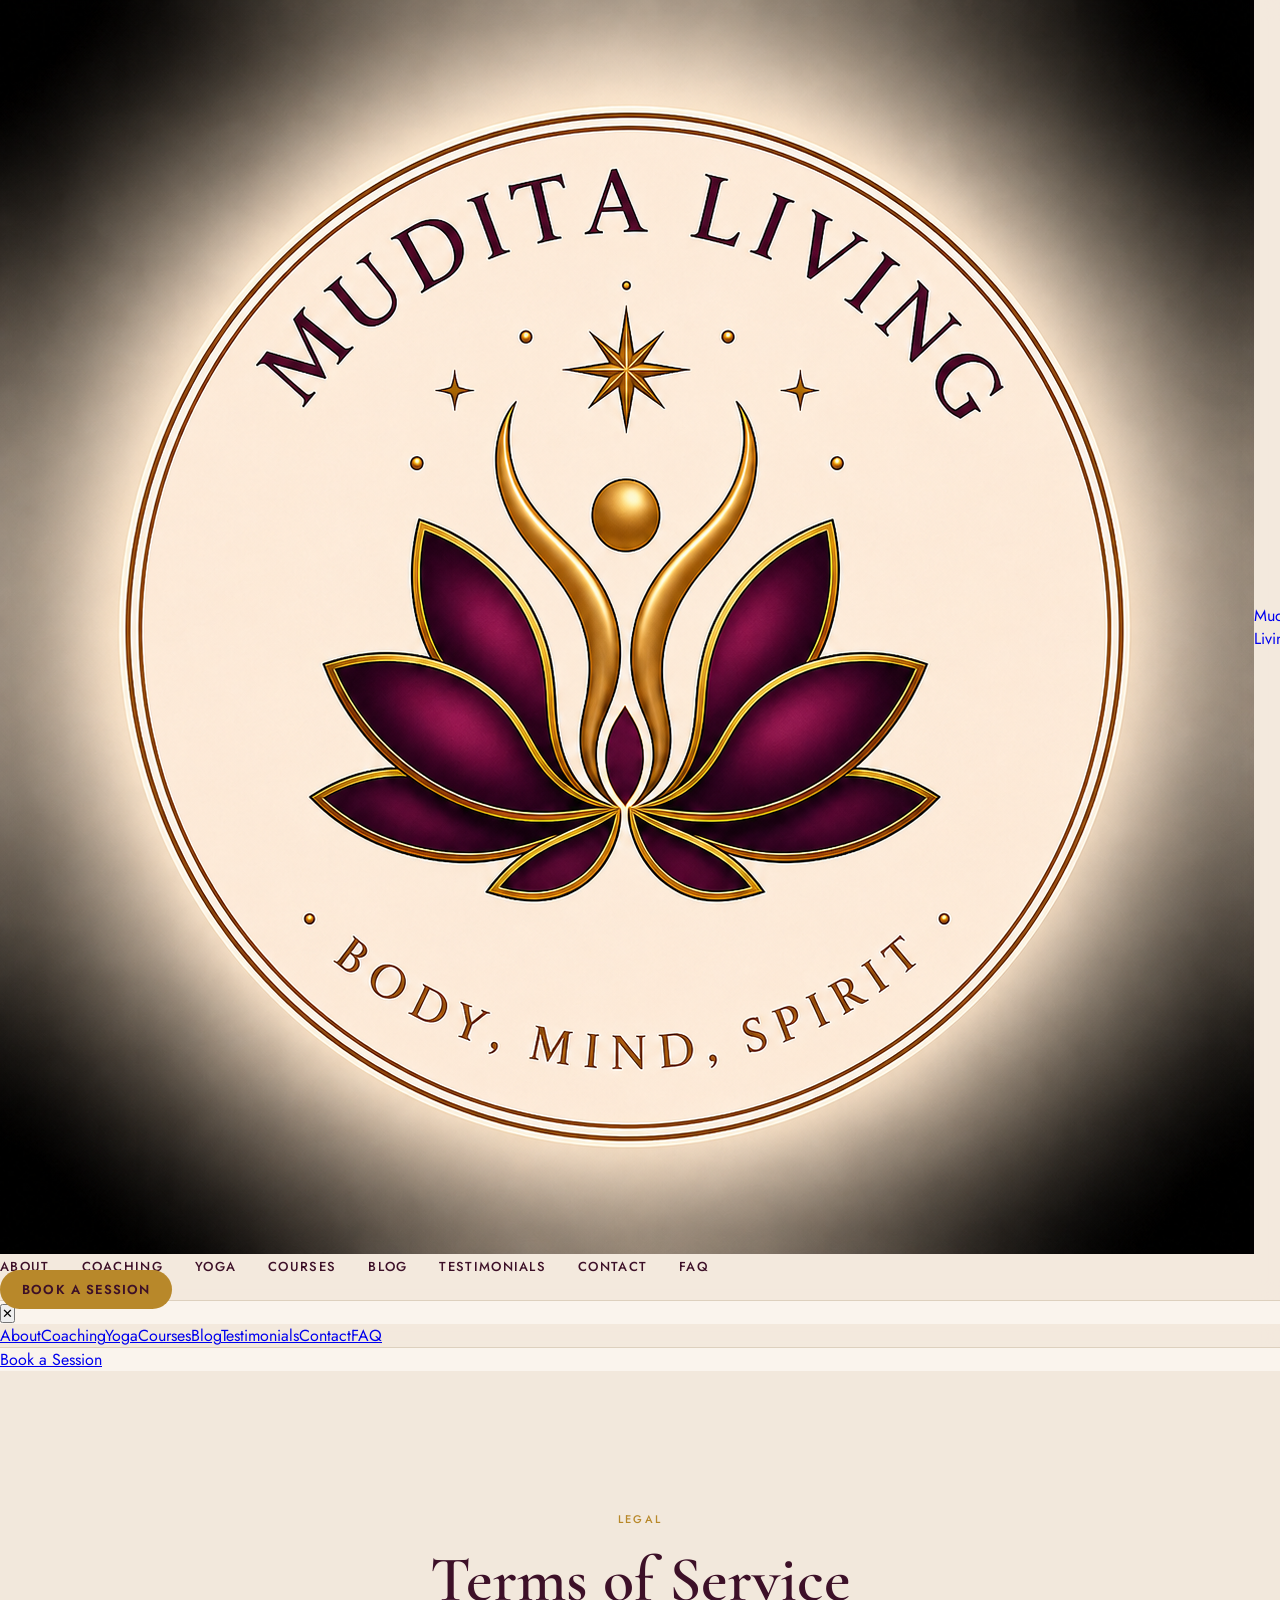
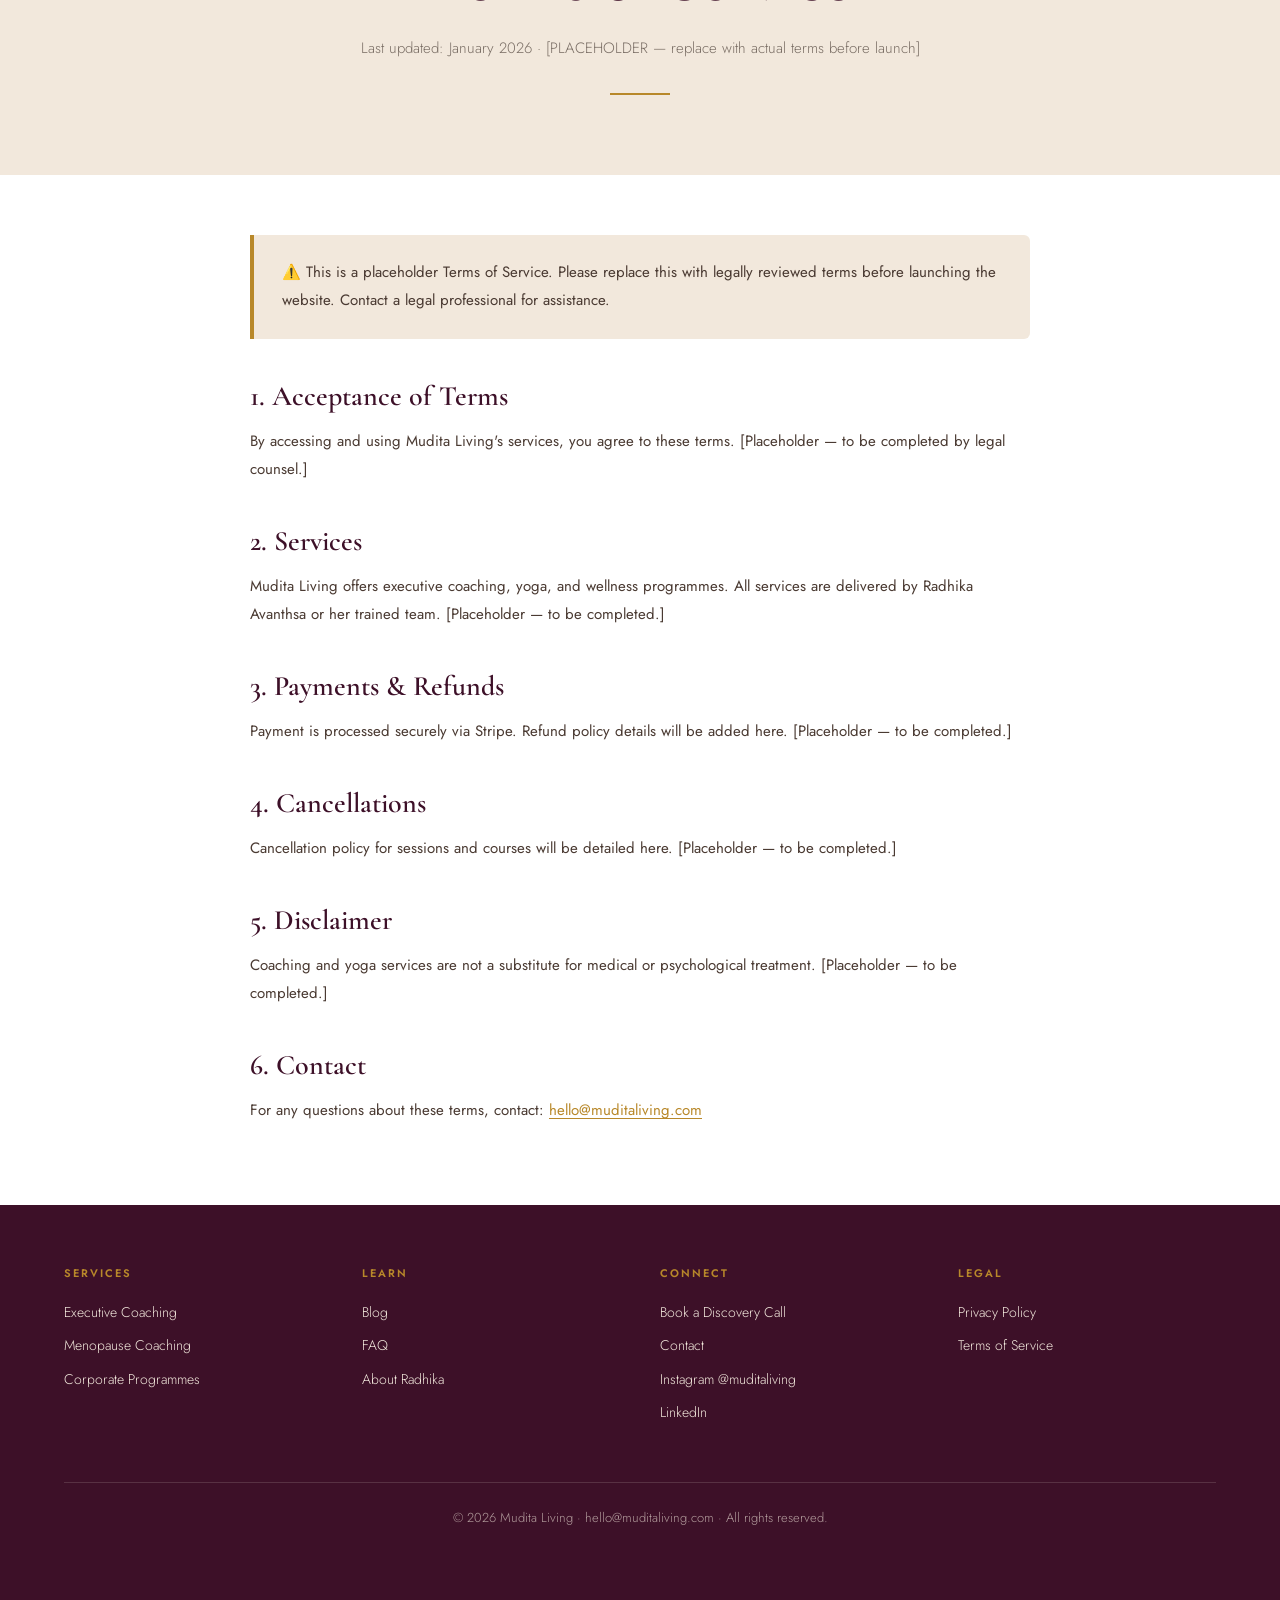
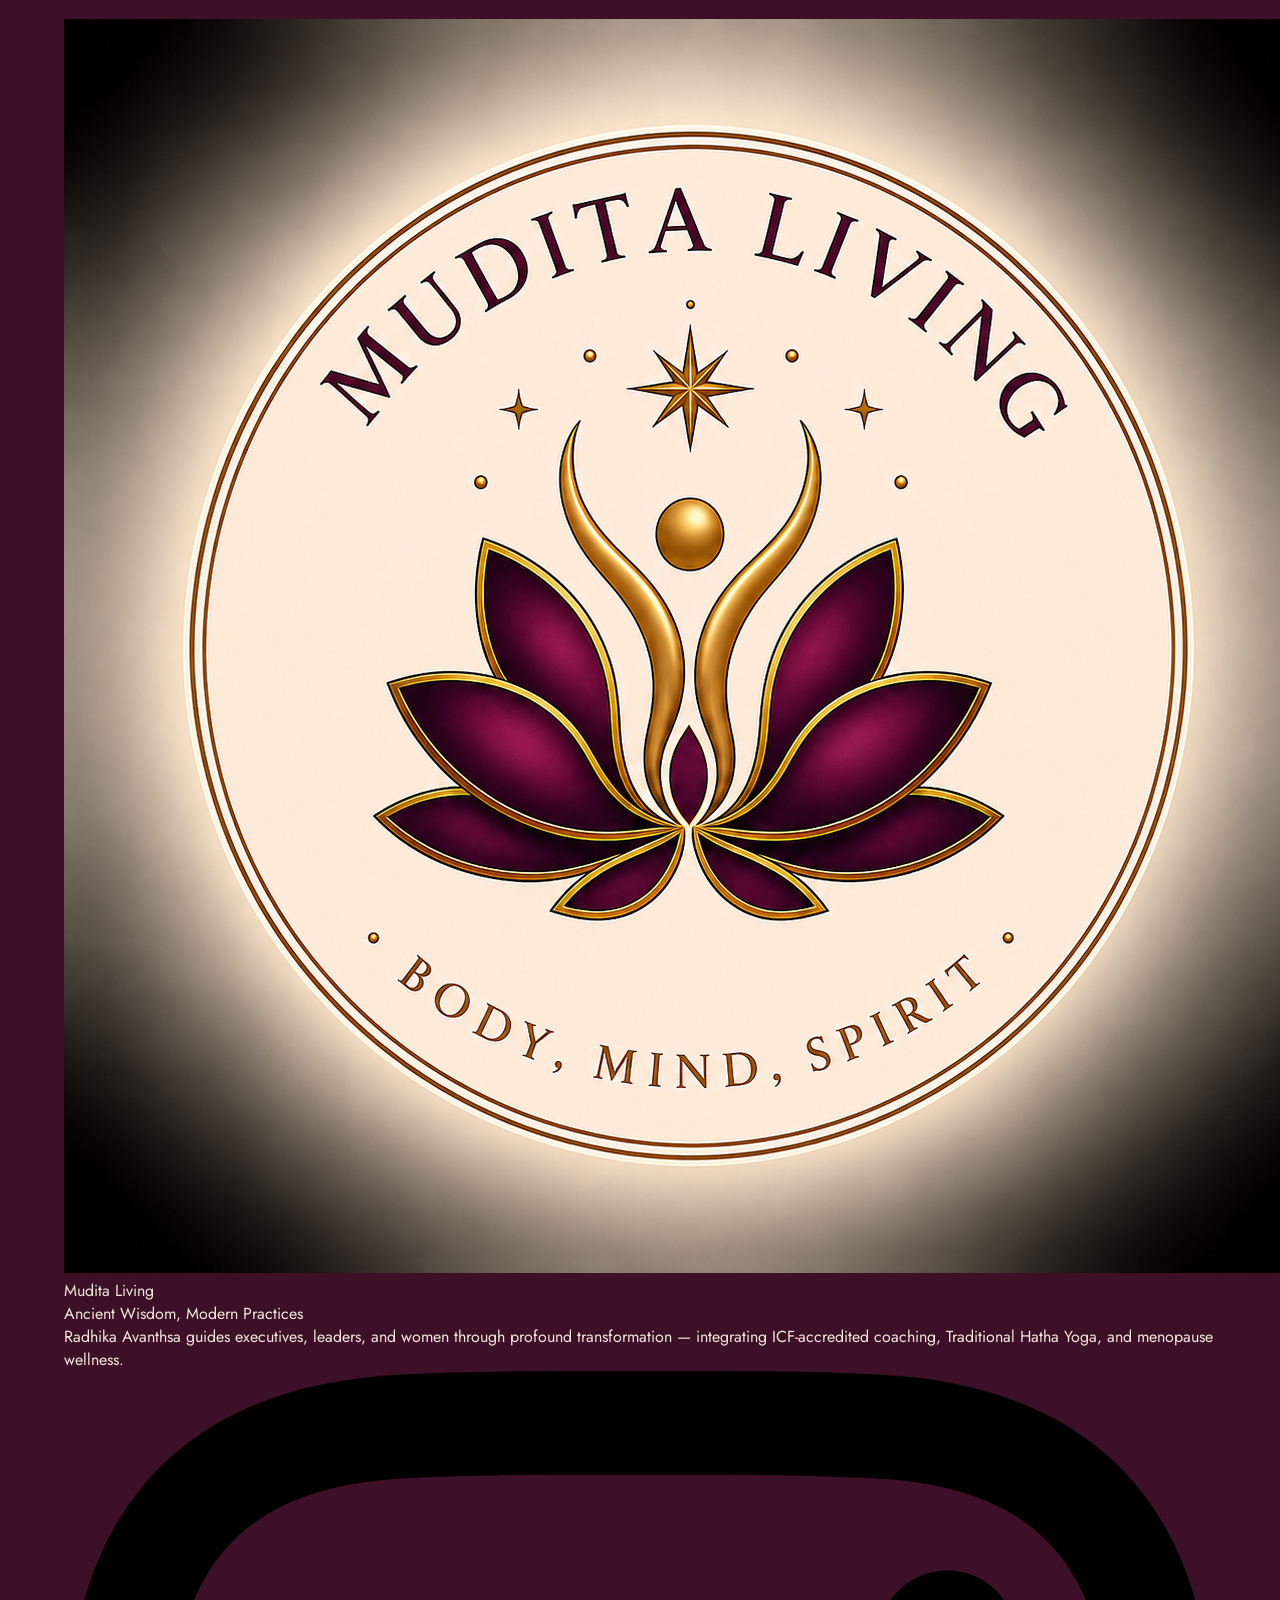
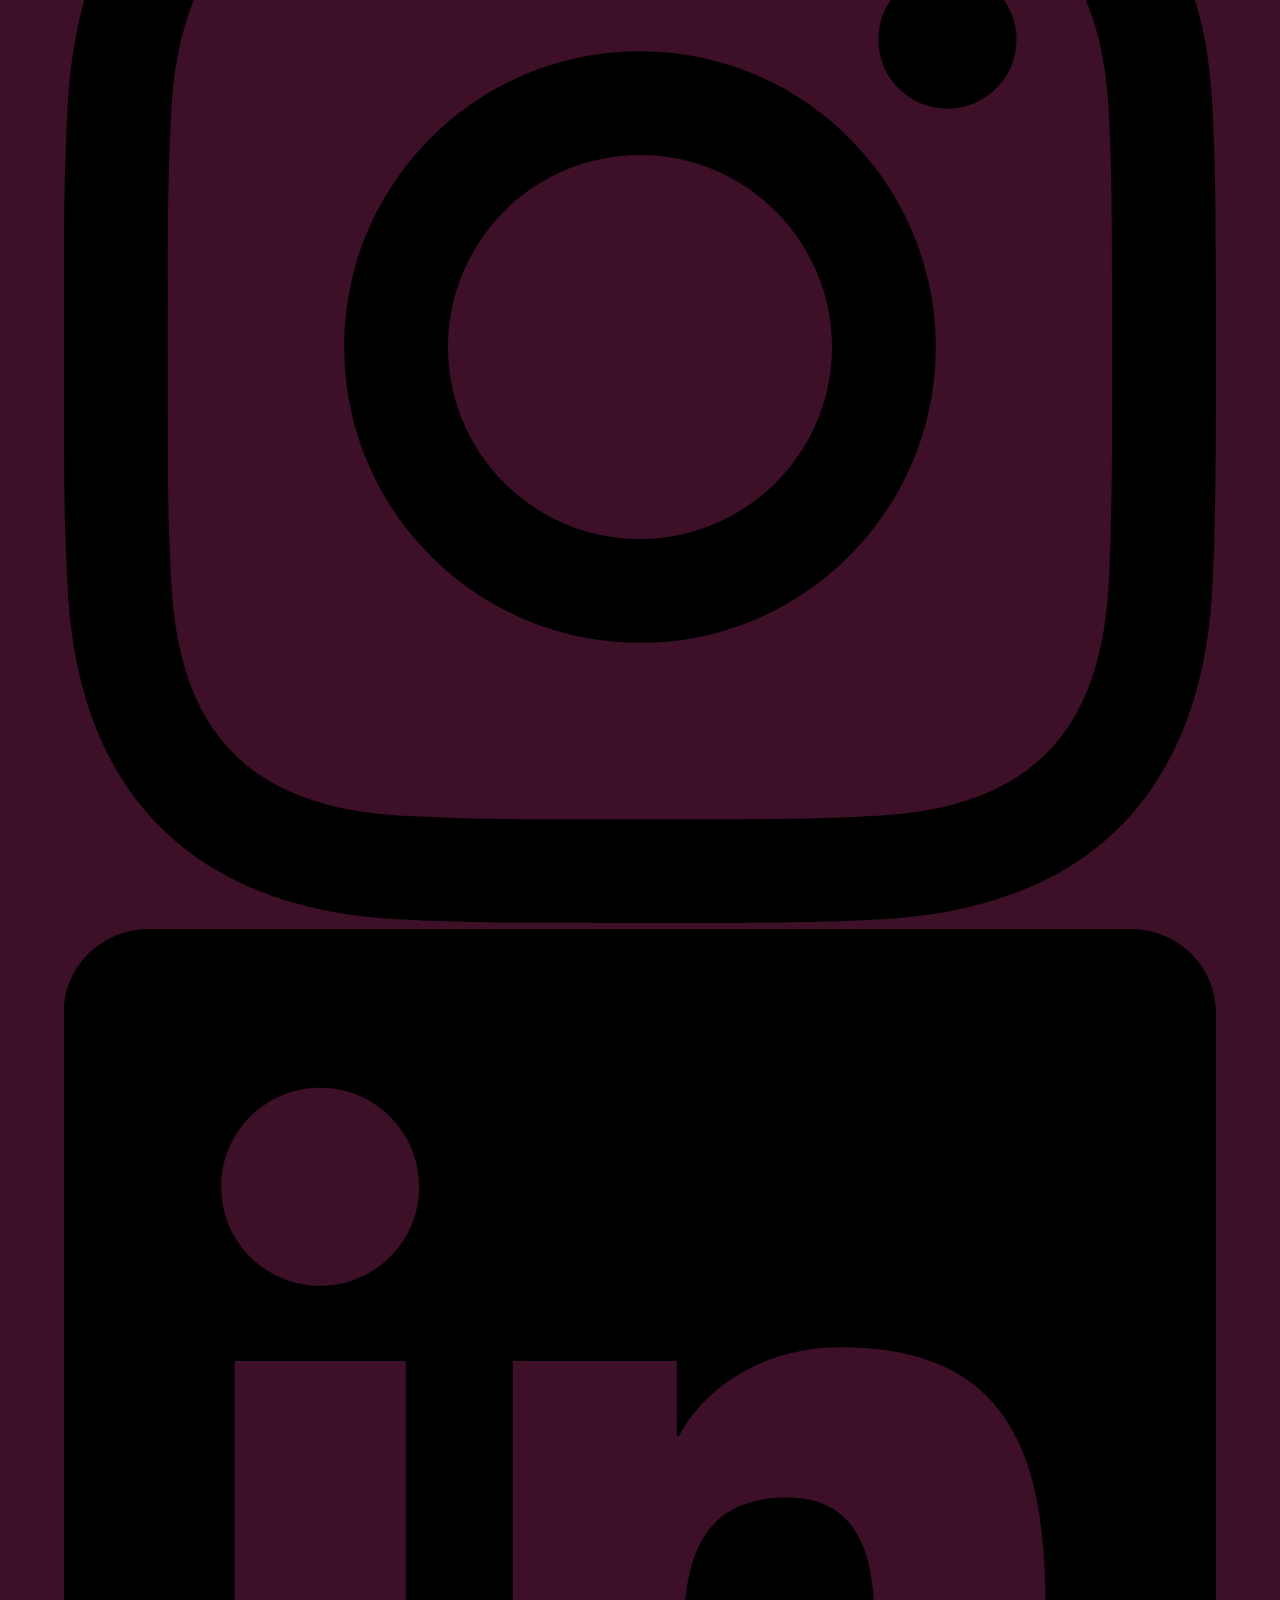
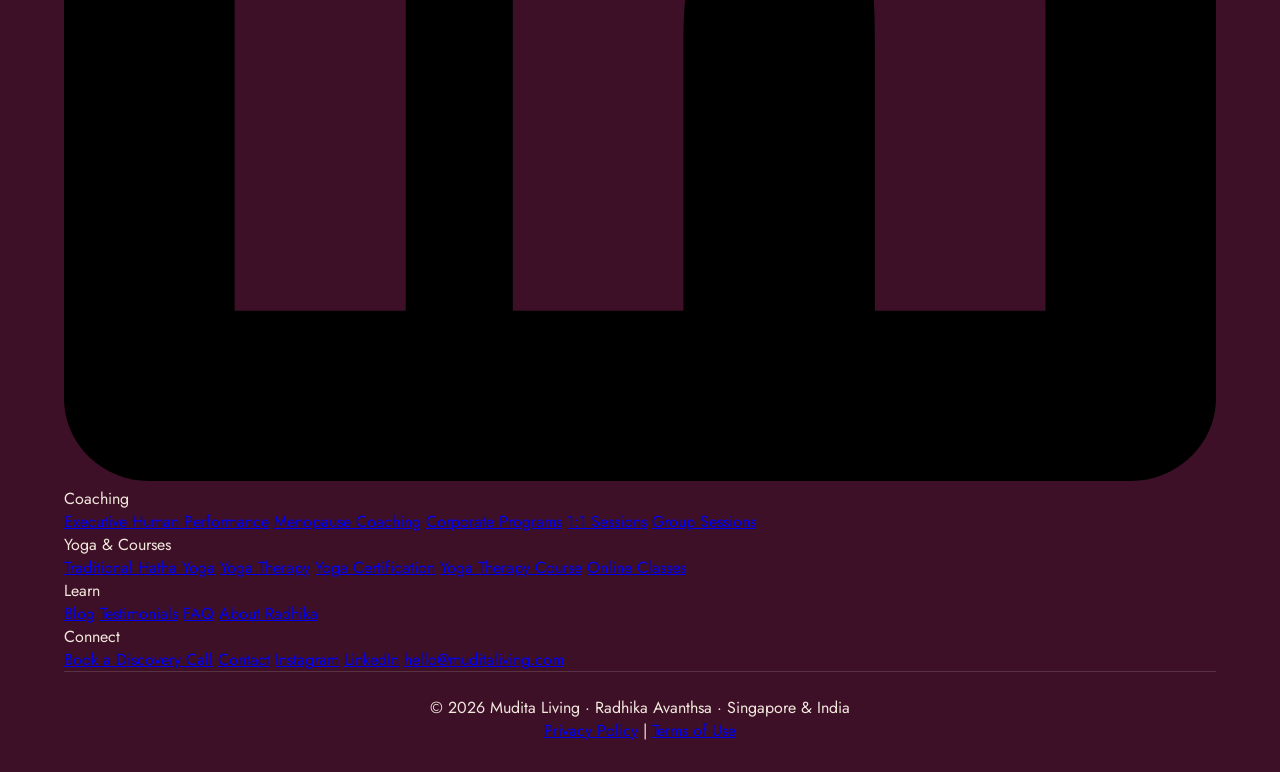
<file: pages/terms.html>
<!DOCTYPE html>
<html lang="en">
<head>
  <meta charset="UTF-8" />
  <meta name="viewport" content="width=device-width, initial-scale=1.0" />
  <title>Terms of Service — Mudita Living</title>
  <meta name="description" content="Terms of Service for Mudita Living coaching and yoga services.">
  <link rel="preconnect" href="https://fonts.googleapis.com" />
  <link rel="preconnect" href="https://fonts.gstatic.com" crossorigin />
  <link href="https://fonts.googleapis.com/css2?family=Cormorant+Garamond:ital,wght@0,300;0,400;0,600;1,400&family=Jost:wght@300;400;500;600&display=swap" rel="stylesheet" />
  <style>
    :root {
      --burgundy: #5C1A3A;
      --dark-burgundy: #3D1028;
      --gold: #B8882A;
      --light-gold: #D4A84B;
      --cream: #F2E8DC;
      --off-white: #FAF4ED;
      --muted-brown: #7A6E65;
      --warm-beige: #DDD0BE;
    }

    *, *::before, *::after { box-sizing: border-box; margin: 0; padding: 0; }

    body {
      font-family: 'Jost', sans-serif;
      font-weight: 400;
      color: #3D1028;
      background: #FAF4ED;
      -webkit-font-smoothing: antialiased;
    }

    /* ── NAV ── */
    nav {
      position: sticky; top: 0;
      z-index: 100;
      background: rgba(242,232,220,0.92);
      backdrop-filter: blur(12px);
      -webkit-backdrop-filter: blur(12px);
      border-bottom: 1px solid var(--warm-beige);
    }
    .nav-inner {
      display: flex;
      align-items: center;
      justify-content: space-between;
      padding: 0.85rem 5%;
      max-width: 1280px;
      margin: 0 auto;
    }
    .nav-logo { text-decoration: none; display: flex; align-items: center; }
    .nav-links {
      display: flex;
      gap: 2rem;
      list-style: none;
    }
    .nav-links a {
      font-family: 'Jost', sans-serif;
      font-size: 13px;
      font-weight: 500;
      letter-spacing: 0.1em;
      text-transform: uppercase;
      color: var(--dark-burgundy);
      text-decoration: none;
      transition: color 0.2s;
    }
    .nav-links a:hover { color: var(--gold); }
    .nav-cta {
      font-family: 'Jost', sans-serif;
      font-size: 13px;
      font-weight: 600;
      letter-spacing: 0.08em;
      text-transform: uppercase;
      color: var(--dark-burgundy);
      background: var(--gold);
      text-decoration: none;
      padding: 0.6rem 1.4rem;
      border-radius: 999px;
      transition: background 0.2s, color 0.2s;
      white-space: nowrap;
    }
    .nav-cta:hover { background: var(--light-gold); }

    .nav-hamburger { display:none; background:none; border:none; font-size:24px; color:#3D1028; cursor:pointer; padding:4px 8px; line-height:1; }
    .nav-dropdown { display:none; position:absolute; top:100%; left:0; right:0; background:#F2E8DC; border-bottom:2px solid #B8882A; padding:1rem 5%; z-index:99; }
    .nav-dropdown.open { display:block; }
    .nav-dropdown a { display:block; padding:0.75rem 0; font-family:'Jost',sans-serif; font-size:14px; color:#3D1028; text-decoration:none; text-transform:uppercase; letter-spacing:0.1em; border-bottom:1px solid #DDD0BE; }
    .nav-dropdown a:hover { color:#B8882A; }
    .nav-dropdown .mob-book { display:block; margin-top:0.75rem; background:#B8882A; color:#3D1028 !important; text-align:center; padding:0.75rem 1rem; border-radius:999px; font-weight:600; border-bottom:none !important; }
    @media(max-width:768px) { .nav-links,.nav-cta { display:none !important; } .nav-hamburger { display:block; } }

    /* ── HERO ── */
    .hero {
      background: var(--cream);
      padding: 140px 5% 80px;
      text-align: center;
    }
    .hero-label {
      font-family: 'Jost', sans-serif;
      font-size: 11px;
      font-weight: 500;
      letter-spacing: 0.2em;
      text-transform: uppercase;
      color: var(--gold);
      font-variant: small-caps;
      margin-bottom: 1rem;
    }
    .hero h1 {
      font-family: 'Cormorant Garamond', serif;
      font-size: clamp(2.6rem, 5vw, 4rem);
      font-weight: 600;
      color: var(--dark-burgundy);
      line-height: 1.15;
      margin-bottom: 1.2rem;
    }
    .hero-subtitle {
      font-family: 'Jost', sans-serif;
      font-size: 15px;
      font-weight: 300;
      color: var(--muted-brown);
      max-width: 560px;
      margin: 0 auto 2rem;
      line-height: 1.7;
    }
    .hero-divider {
      width: 60px;
      height: 2px;
      background: var(--gold);
      margin: 0 auto;
    }

    /* ── CONTENT ── */
    .content-wrap {
      background: #fff;
      padding: 60px 5% 80px;
    }
    .content-inner {
      max-width: 780px;
      margin: 0 auto;
    }

    .notice-box {
      border-left: 4px solid var(--gold);
      background: var(--cream);
      padding: 1.5rem 1.75rem;
      margin-bottom: 2.5rem;
      border-radius: 0 6px 6px 0;
    }
    .notice-box p {
      font-family: 'Jost', sans-serif;
      font-size: 14px;
      font-weight: 400;
      color: var(--dark-burgundy);
      line-height: 1.7;
    }

    .content-inner h2 {
      font-family: 'Cormorant Garamond', serif;
      font-size: 1.75rem;
      font-weight: 600;
      color: var(--dark-burgundy);
      margin: 2.5rem 0 0.9rem;
      line-height: 1.25;
    }
    .content-inner h2:first-of-type { margin-top: 0; }

    .content-inner p {
      font-family: 'Jost', sans-serif;
      font-size: 15px;
      font-weight: 400;
      color: #4A3A32;
      line-height: 1.85;
    }
    .content-inner a {
      color: var(--gold);
      text-decoration: underline;
      text-underline-offset: 3px;
    }
    .content-inner a:hover { color: var(--dark-burgundy); }

    /* ── FOOTER ── */
    footer {
      background: var(--dark-burgundy);
      color: var(--cream);
      padding: 60px 5% 30px;
    }
    .footer-grid {
      display: grid;
      grid-template-columns: repeat(4, 1fr);
      gap: 2.5rem;
      max-width: 1280px;
      margin: 0 auto 3rem;
    }
    .footer-col h4 {
      font-family: 'Jost', sans-serif;
      font-size: 11px;
      font-weight: 600;
      letter-spacing: 0.18em;
      text-transform: uppercase;
      color: var(--gold);
      margin-bottom: 1.2rem;
    }
    .footer-col ul { list-style: none; }
    .footer-col ul li { margin-bottom: 0.65rem; }
    .footer-col ul li a {
      font-family: 'Jost', sans-serif;
      font-size: 14px;
      font-weight: 300;
      color: var(--cream);
      text-decoration: none;
      transition: color 0.2s;
      line-height: 1.5;
    }
    .footer-col ul li a:hover { color: var(--light-gold); }

    .footer-bottom {
      border-top: 1px solid rgba(242,232,220,0.15);
      padding-top: 1.5rem;
      text-align: center;
      max-width: 1280px;
      margin: 0 auto;
    }
    .footer-bottom p {
      font-family: 'Jost', sans-serif;
      font-size: 13px;
      font-weight: 300;
      color: rgba(242,232,220,0.65);
      line-height: 1.7;
    }

    @media (max-width: 900px) {
      .footer-grid { grid-template-columns: repeat(2, 1fr); }
    }
    @media (max-width: 520px) {
      .footer-grid { grid-template-columns: 1fr; gap: 2rem; }
      .hero { padding: 120px 5% 60px; }
    }
  </style>
</head>
<body>
<!-- NAV -->

  <!-- HERO -->
  <section class="hero">
    <p class="hero-label">Legal</p>
    <h1>Terms of Service</h1>
    <p class="hero-subtitle">Last updated: January 2026 &middot; [PLACEHOLDER &mdash; replace with actual terms before launch]</p>
    <div class="hero-divider"></div>
  </section>

  <!-- CONTENT -->
  <section class="content-wrap">
    <div class="content-inner">

      <div class="notice-box">
        <p>&#9888;&#65039; This is a placeholder Terms of Service. Please replace this with legally reviewed terms before launching the website. Contact a legal professional for assistance.</p>
      </div>

      <h2>1. Acceptance of Terms</h2>
      <p>By accessing and using Mudita Living's services, you agree to these terms. [Placeholder &mdash; to be completed by legal counsel.]</p>

      <h2>2. Services</h2>
      <p>Mudita Living offers executive coaching, yoga, and wellness programmes. All services are delivered by Radhika Avanthsa or her trained team. [Placeholder &mdash; to be completed.]</p>

      <h2>3. Payments &amp; Refunds</h2>
      <p>Payment is processed securely via Stripe. Refund policy details will be added here. [Placeholder &mdash; to be completed.]</p>

      <h2>4. Cancellations</h2>
      <p>Cancellation policy for sessions and courses will be detailed here. [Placeholder &mdash; to be completed.]</p>

      <h2>5. Disclaimer</h2>
      <p>Coaching and yoga services are not a substitute for medical or psychological treatment. [Placeholder &mdash; to be completed.]</p>

      <h2>6. Contact</h2>
      <p>For any questions about these terms, contact: <a href="mailto:hello@muditaliving.com">hello@muditaliving.com</a></p>

    </div>
  </section>

  <!-- FOOTER -->
  <footer>
    <div class="footer-grid">
      <div class="footer-col">
        <h4>Services</h4>
        <ul>
          <li><a href="coaching.html">Executive Coaching</a></li>
          <li><a href="coaching.html">Menopause Coaching</a></li>
          <li><a href="coaching.html">Corporate Programmes</a></li>
        </ul>
      </div>
      <div class="footer-col">
        <h4>Learn</h4>
        <ul>
          <li><a href="blog.html">Blog</a></li>
          <li><a href="faq.html">FAQ</a></li>
          <li><a href="about.html">About Radhika</a></li>
        </ul>
      </div>
      <div class="footer-col">
        <h4>Connect</h4>
        <ul>
          <li><a href="contact.html">Book a Discovery Call</a></li>
          <li><a href="contact.html">Contact</a></li>
          <li><a href="https://instagram.com/muditaliving" target="_blank" rel="noopener">Instagram @muditaliving</a></li>
          <li><a href="https://linkedin.com" target="_blank" rel="noopener">LinkedIn</a></li>
        </ul>
      </div>
      <div class="footer-col">
        <h4>Legal</h4>
        <ul>
          <li><a href="privacy.html">Privacy Policy</a></li>
          <li><a href="terms.html">Terms of Service</a></li>
        </ul>
      </div>
    </div>
    <div class="footer-bottom">
      <p>&copy; 2026 Mudita Living &middot; hello@muditaliving.com &middot; All rights reserved.</p>
    </div>
  </footer>

  <script>
  </script>

  <script src="../assets/nav-component.js"></script>
</body>
</html>
</file>
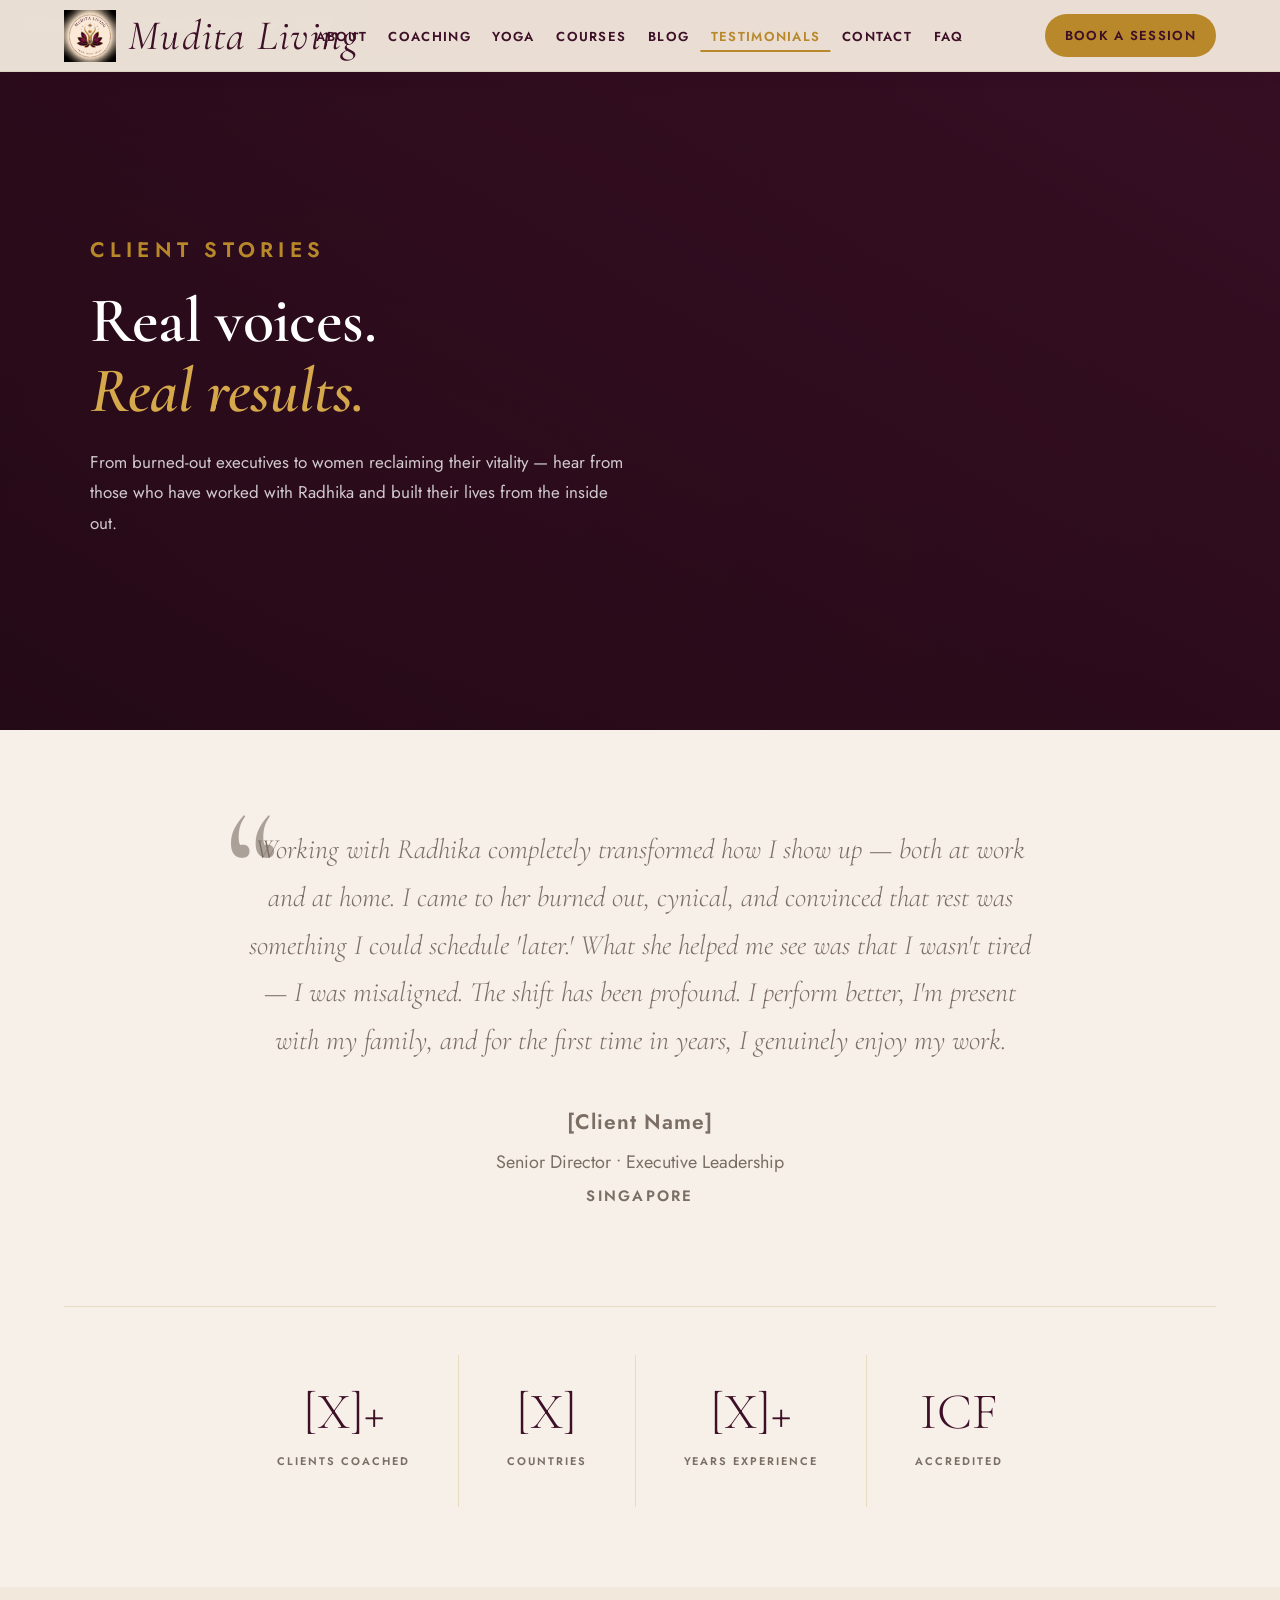
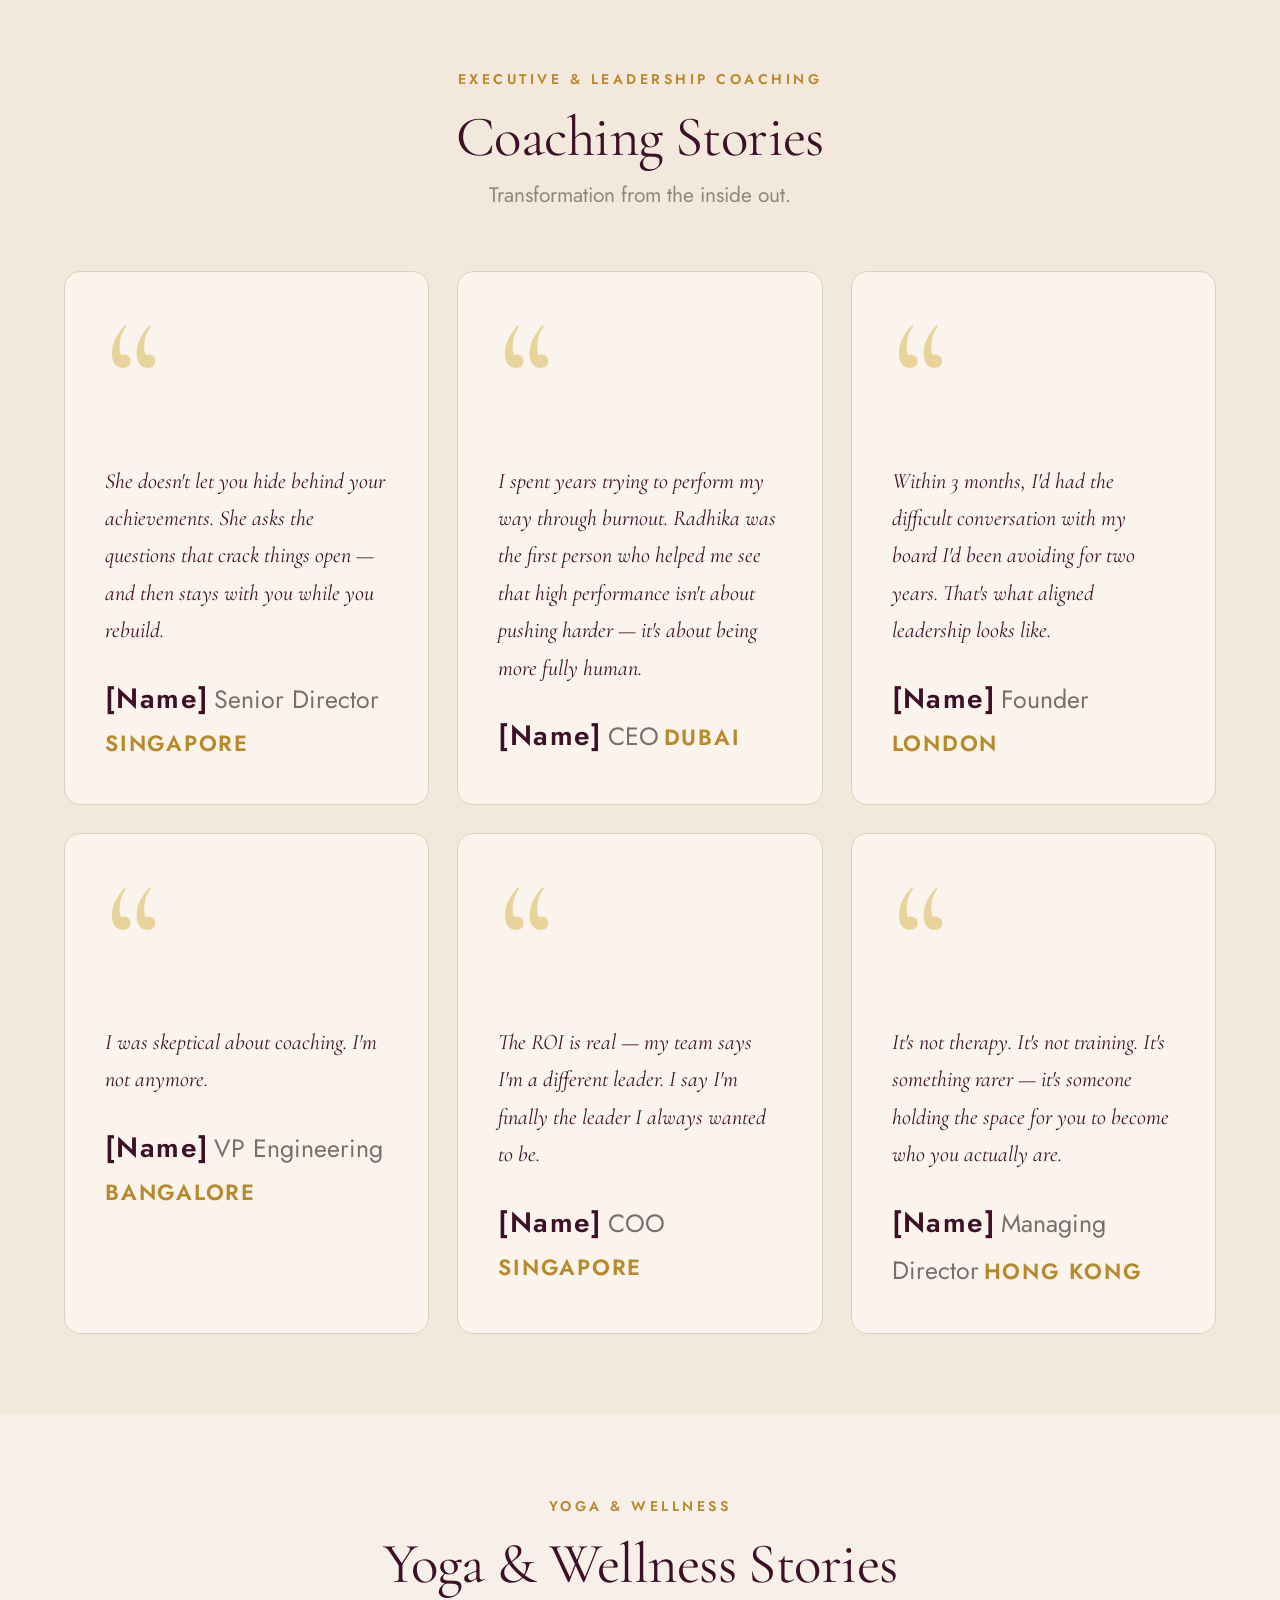
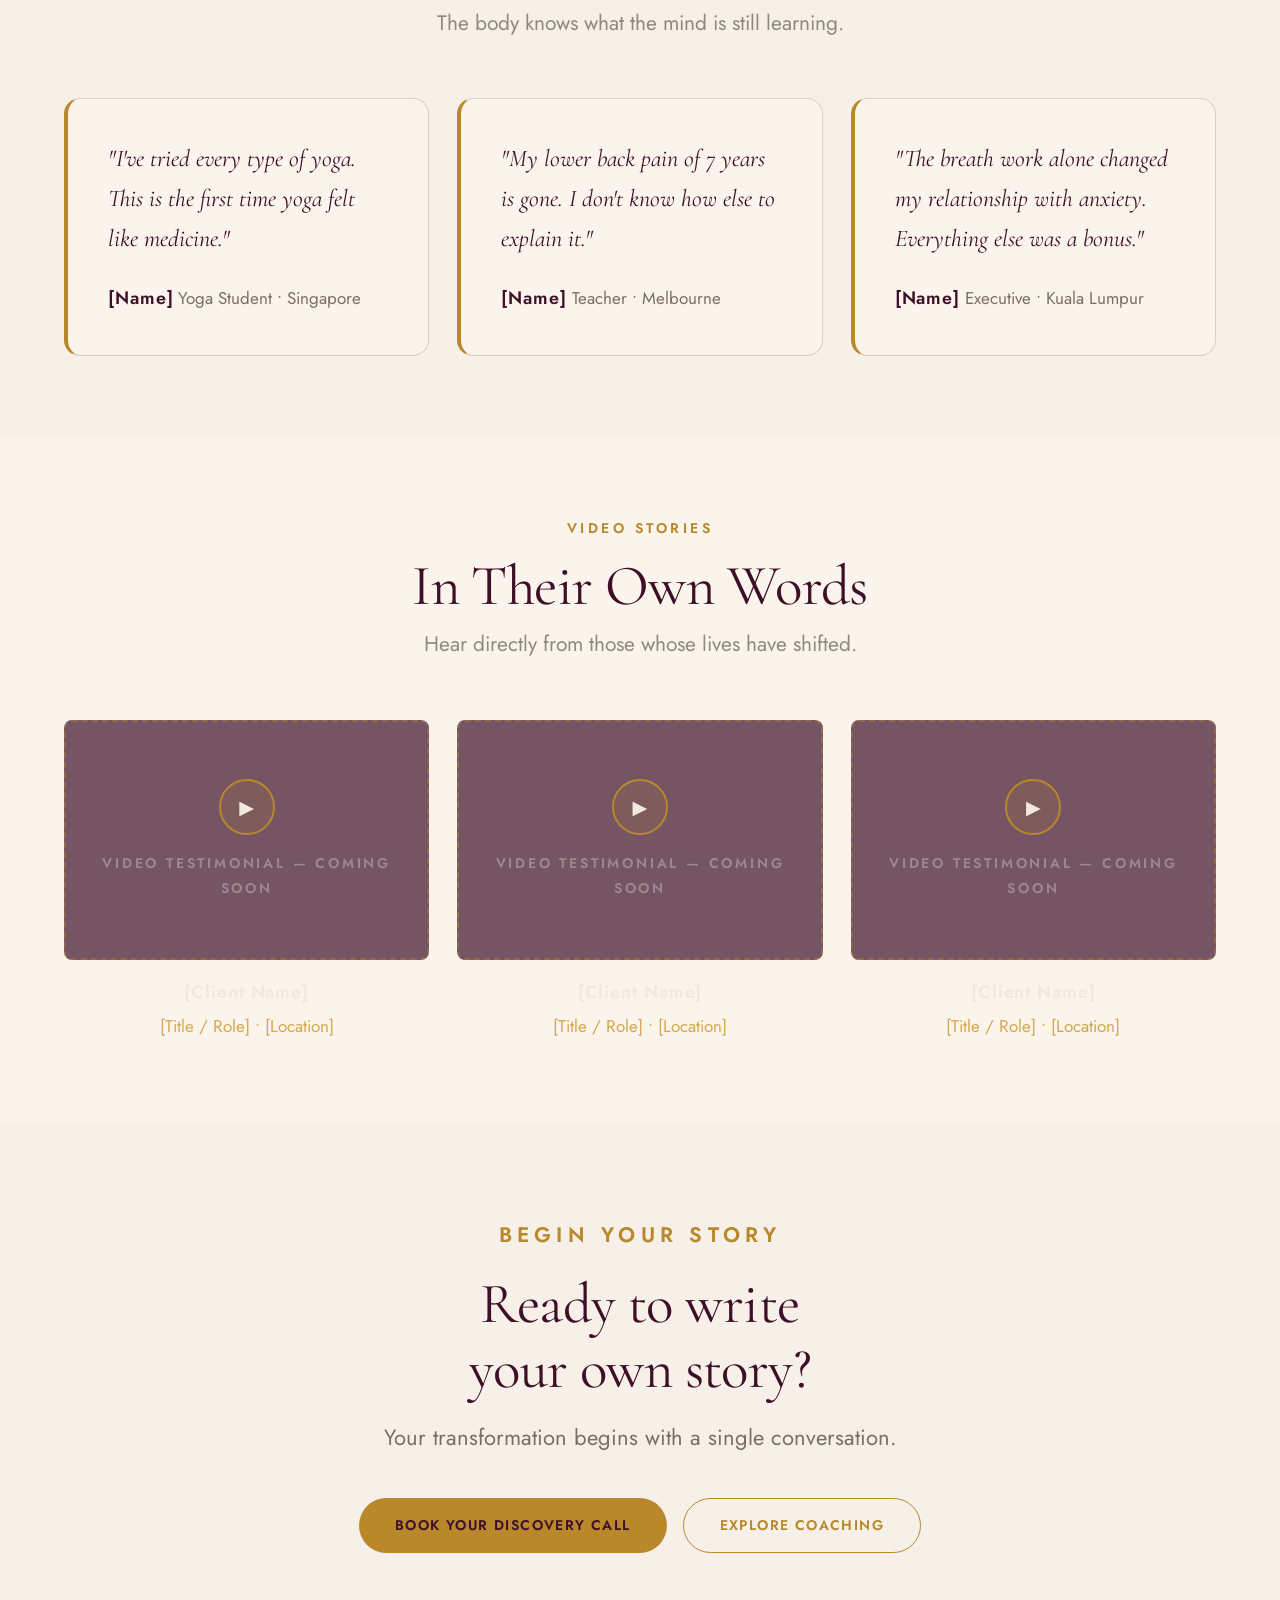
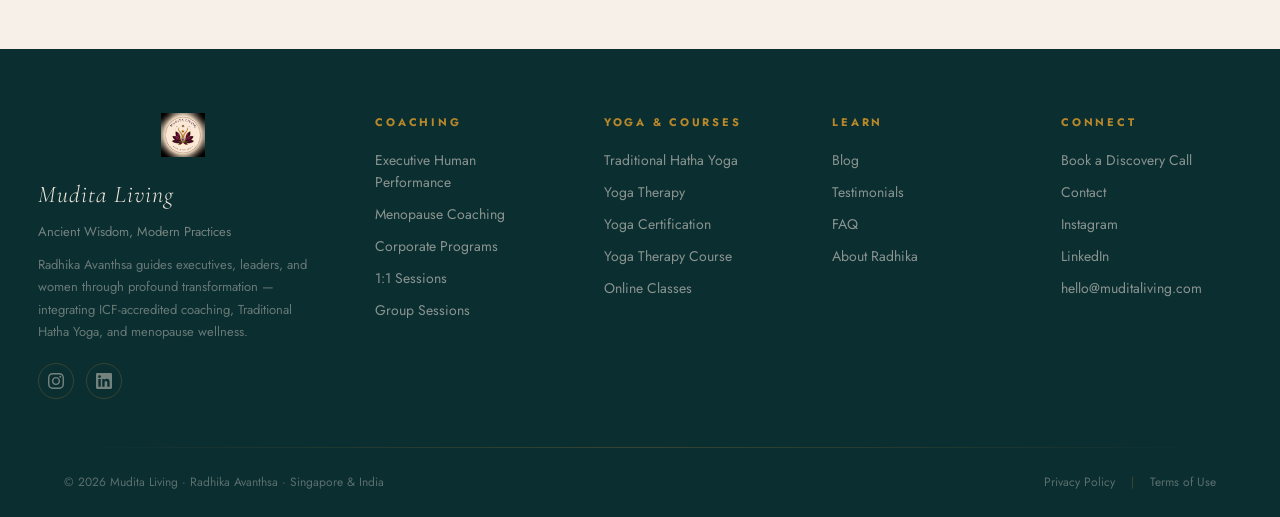
<file: pages/testimonials.html>
<!DOCTYPE html>
<html lang="en">
<head>
  <meta charset="UTF-8">
  <meta name="viewport" content="width=device-width, initial-scale=1.0">
  <title>Client Testimonials — Mudita Living | Life Coaching & Yoga Singapore</title>
  <meta name="description" content="Read real stories from Radhika's coaching and yoga clients. Executives, leaders, and women who chose to stop running on empty and start thriving.">
  <meta property="og:title" content="Client Testimonials — Mudita Living">
  <meta property="og:description" content="Real transformation stories from coaching and yoga clients across Singapore, Dubai, and London.">
  <meta property="og:type" content="website">
  <meta property="og:url" content="https://muditaliving.com/pages/testimonials.html">
  <meta property="og:image" content="https://muditaliving.com/assets/images/og-home.jpg">
  <meta property="og:site_name" content="Mudita Living">
  <!-- Twitter Card -->
  <meta name="twitter:card" content="summary_large_image">
  <meta name="twitter:title" content="Client Testimonials — Mudita Living">
  <meta name="twitter:description" content="Real transformation stories from coaching and yoga clients across Singapore, Dubai, and London.">
  <meta name="twitter:image" content="https://muditaliving.com/assets/images/og-home.jpg">
  <link rel="canonical" href="https://muditaliving.com/pages/testimonials.html">
  <!-- Fonts -->
  <link rel="preconnect" href="https://fonts.googleapis.com">
  <link rel="preconnect" href="https://fonts.gstatic.com" crossorigin>
  <link rel="stylesheet" href="https://fonts.googleapis.com/css2?family=Cormorant+Garamond:ital,wght@0,300;0,400;0,500;0,600;0,700;1,300;1,400;1,600&family=Jost:wght@300;400;500;600;700&display=swap">
  <link rel="stylesheet" href="../assets/global.css">
  <style>
    /* ── PAGE-SPECIFIC OVERRIDES ── */

    /* Featured testimonial */
    .featured-section {
      padding: 6rem 5%;
      text-align: center;
      position: relative;
    }
    .featured-inner {
      max-width: 800px;
      margin: 0 auto;
      position: relative;
    }
    .featured-quote-mark {
      font-family: var(--font-display);
      font-size: 168px;
      color: var(--pale-gold);
      line-height: 0.7;
      display: block;
      opacity: 0.6;
      position: absolute;
      top: -1rem;
      left: -1rem;
      pointer-events: none;
      z-index: 0;
    }
    .featured-blockquote {
      position: relative;
      z-index: 1;
    }
    .featured-text {
      font-family: var(--font-display);
      font-size: clamp(22px, 2.5vw, 28px);
      font-style: italic;
      font-weight: 300;
      color: var(--cream);
      line-height: 1.7;
      margin-bottom: 2.5rem;
      max-width: 800px;
    }
    .featured-name {
      font-family: var(--font-body);
      font-size: 21px;
      font-weight: 600;
      color: var(--cream);
      letter-spacing: 0.05em;
      display: block;
      margin-bottom: 0.25rem;
    }
    .featured-role {
      font-family: var(--font-body);
      font-size: 18px;
      color: rgba(242,232,220,0.55);
      display: block;
      margin-bottom: 0.25rem;
    }
    .featured-location {
      font-family: var(--font-body);
      font-size: 15px;
      font-weight: 600;
      letter-spacing: 0.15em;
      text-transform: uppercase;
      color: var(--gold);
      display: block;
    }

    /* Stats bar on dark */
    .stats-section {
      padding: 0 5% 5rem;
    }
    .stats-section .stats-bar {
      border-top: 1px solid rgba(184,136,42,0.2);
      padding-top: 3rem;
    }

    /* Cards grid */
    .cards-3col {
      display: grid;
      grid-template-columns: repeat(3, 1fr);
      gap: 1.75rem;
    }

    /* Yoga cards — left-border accent style */
    .yoga-card {
      background: var(--off-white);
      border-radius: var(--radius-lg);
      padding: 2.5rem;
      border: 1px solid var(--warm-beige);
      border-left: 4px solid var(--gold);
      position: relative;
      transition: transform var(--ease), box-shadow var(--ease);
    }
    .yoga-card:hover {
      transform: translateY(-3px);
      box-shadow: var(--shadow-md);
    }
    .yoga-card p {
      font-family: var(--font-display);
      font-size: 24px;
      font-style: italic;
      line-height: 1.65;
      color: var(--dark-burgundy);
      margin-bottom: 1.5rem;
    }
    .yoga-card .tc-name {
      font-family: var(--font-body);
      font-size: 18px;
      font-weight: 600;
      color: var(--dark-burgundy);
      letter-spacing: 0.05em;
    }
    .yoga-card .tc-role {
      font-family: var(--font-body);
      font-size: 17px;
      color: var(--muted-brown);
      margin-top: 2px;
    }

    /* Video placeholders */
    .video-grid {
      display: grid;
      grid-template-columns: repeat(3, 1fr);
      gap: 1.75rem;
    }
    .video-wrap {
      display: flex;
      flex-direction: column;
      gap: 1rem;
    }
    .video-placeholder {
      background: rgba(61,16,40,0.7);
      border: 2px dashed rgba(184,136,42,0.4);
      border-radius: var(--radius-md);
      min-height: 240px;
      display: flex;
      flex-direction: column;
      align-items: center;
      justify-content: center;
      gap: 1rem;
    }
    .play-ring {
      width: 56px;
      height: 56px;
      border-radius: 50%;
      border: 2px solid var(--gold);
      background: rgba(184,136,42,0.12);
      display: flex;
      align-items: center;
      justify-content: center;
      color: var(--cream);
      font-size: 1.2rem;
    }
    .video-placeholder span {
      font-family: var(--font-body);
      font-size: 14px;
      font-weight: 600;
      letter-spacing: 0.2em;
      text-transform: uppercase;
      color: rgba(242,232,220,0.35);
      text-align: center;
      padding: 0 1rem;
    }
    .video-meta {
      text-align: center;
    }
    .video-meta .tc-name {
      font-family: var(--font-body);
      font-size: 18px;
      font-weight: 600;
      color: var(--cream);
      display: block;
    }
    .video-meta .tc-role {
      font-family: var(--font-body);
      font-size: 17px;
      color: var(--light-gold);
      display: block;
      margin-top: 2px;
    }

    /* CTA section */
    .cta-inner {
      max-width: 600px;
      margin: 0 auto;
      text-align: center;
      position: relative;
      z-index: 1;
    }
    .cta-inner h2 {
      color: var(--cream);
      margin-bottom: 1rem;
    }
    .cta-inner p {
      color: rgba(242,232,220,0.65);
      font-size: 22px;
      margin-bottom: 2.5rem;
    }
    .btn-row {
      display: flex;
      gap: 1rem;
      justify-content: center;
      flex-wrap: wrap;
    }

    /* Section heading utility for light bg */
    .sh-label {
      font-family: var(--font-body);
      font-size: 14px;
      font-weight: 600;
      letter-spacing: 0.25em;
      text-transform: uppercase;
      color: var(--gold);
      display: block;
      text-align: center;
      margin-bottom: 0.75rem;
    }
    .sh-title {
      font-family: var(--font-display);
      font-size: var(--text-h2);
      font-weight: 400;
      color: var(--dark-burgundy);
      text-align: center;
      margin-bottom: 0.5rem;
    }
    .sh-sub {
      font-family: var(--font-body);
      font-size: 21px;
      color: var(--muted-brown);
      text-align: center;
      margin-bottom: 3.5rem;
      opacity: 0.8;
    }

    /* On dark bg */
    .sh-title--light { color: var(--cream); }
    .sh-sub--light { color: rgba(242,232,220,0.6); }

    /* Responsive */
    @media (max-width: 1024px) {
      .cards-3col { grid-template-columns: repeat(2, 1fr); }
      .video-grid { grid-template-columns: repeat(2, 1fr); }
    }
    @media (max-width: 768px) {
      .cards-3col { grid-template-columns: 1fr; }
      .video-grid { grid-template-columns: 1fr; }
      .featured-quote-mark { font-size: 112px; left: -0.5rem; }
    }
    @media (max-width: 480px) {
      .btn-row { flex-direction: column; align-items: center; }
      .btn-row a { width: 100%; max-width: 320px; justify-content: center; }
    }
  </style>
</head>
<body>

  <!-- ── 1. HERO ── -->
  <section class="page-photo-hero" style="background-image: url('https://images.unsplash.com/photo-1556742049-0cfed4f6a45d?w=1920&q=80&auto=format&fit=crop');">
  <div class="photo-label">Replace with "client success story" photo</div>
  <div class="page-photo-hero__overlay"></div>
  <div class="page-photo-hero__content">
    <span class="section-label">Client Stories</span>
    <h1>Real voices. <em>Real results.</em></h1>
    <p>From burned-out executives to women reclaiming their vitality — hear from those who have worked with Radhika and built their lives from the inside out.</p>
  </div>
</section>

  <!-- ── 2. FEATURED TESTIMONIAL ── -->
  <section class="featured-section bg-dark" aria-labelledby="featured-h2">
    <div class="featured-inner">
      <span class="featured-quote-mark" aria-hidden="true">&ldquo;</span>
      <figure class="featured-blockquote">
        <blockquote>
          <p class="featured-text">Working with Radhika completely transformed how I show up — both at work and at home. I came to her burned out, cynical, and convinced that rest was something I could schedule 'later.' What she helped me see was that I wasn't tired — I was misaligned. The shift has been profound. I perform better, I'm present with my family, and for the first time in years, I genuinely enjoy my work.</p>
        </blockquote>
        <figcaption>
          <span class="featured-name">[Client Name]</span>
          <span class="featured-role">Senior Director &bull; Executive Leadership</span>
          <span class="featured-location">Singapore</span>
        </figcaption>
      </figure>
    </div>
  </section>

  <!-- ── 3. STATS BAR ── -->
  <section class="stats-section bg-dark" aria-label="Impact statistics">
    <div class="stats-bar">
      <div class="stat-item fade-up">
        <span class="stat-number">[X]+</span>
        <span class="stat-label">Clients Coached</span>
      </div>
      <div class="stat-item fade-up">
        <span class="stat-number">[X]</span>
        <span class="stat-label">Countries</span>
      </div>
      <div class="stat-item fade-up">
        <span class="stat-number">[X]+</span>
        <span class="stat-label">Years Experience</span>
      </div>
      <div class="stat-item fade-up">
        <span class="stat-number">ICF</span>
        <span class="stat-label">Accredited</span>
      </div>
    </div>
  </section>

  <!-- ── 4. COACHING STORIES ── -->
  <section class="bg-cream" aria-labelledby="coaching-h2" style="padding: 5rem 5%;">
    <span class="sh-label">Executive &amp; Leadership Coaching</span>
    <h2 class="sh-title" id="coaching-h2">Coaching Stories</h2>
    <p class="sh-sub">Transformation from the inside out.</p>
    <div class="section-inner" style="padding: 0;">
      <div class="cards-3col">

        <article class="testimonial-card fade-up">
          <p>She doesn't let you hide behind your achievements. She asks the questions that crack things open — and then stays with you while you rebuild.</p>
          <div>
            <span class="tc-name">[Name]</span>
            <span class="tc-role">Senior Director</span>
            <span class="tc-location">Singapore</span>
          </div>
        </article>

        <article class="testimonial-card fade-up">
          <p>I spent years trying to perform my way through burnout. Radhika was the first person who helped me see that high performance isn't about pushing harder — it's about being more fully human.</p>
          <div>
            <span class="tc-name">[Name]</span>
            <span class="tc-role">CEO</span>
            <span class="tc-location">Dubai</span>
          </div>
        </article>

        <article class="testimonial-card fade-up">
          <p>Within 3 months, I'd had the difficult conversation with my board I'd been avoiding for two years. That's what aligned leadership looks like.</p>
          <div>
            <span class="tc-name">[Name]</span>
            <span class="tc-role">Founder</span>
            <span class="tc-location">London</span>
          </div>
        </article>

        <article class="testimonial-card fade-up">
          <p>I was skeptical about coaching. I'm not anymore.</p>
          <div>
            <span class="tc-name">[Name]</span>
            <span class="tc-role">VP Engineering</span>
            <span class="tc-location">Bangalore</span>
          </div>
        </article>

        <article class="testimonial-card fade-up">
          <p>The ROI is real — my team says I'm a different leader. I say I'm finally the leader I always wanted to be.</p>
          <div>
            <span class="tc-name">[Name]</span>
            <span class="tc-role">COO</span>
            <span class="tc-location">Singapore</span>
          </div>
        </article>

        <article class="testimonial-card fade-up">
          <p>It's not therapy. It's not training. It's something rarer — it's someone holding the space for you to become who you actually are.</p>
          <div>
            <span class="tc-name">[Name]</span>
            <span class="tc-role">Managing Director</span>
            <span class="tc-location">Hong Kong</span>
          </div>
        </article>

      </div>
    </div>
  </section>

  <!-- ── 5. YOGA & WELLNESS STORIES ── -->
  <section class="bg-cream-2" aria-labelledby="yoga-h2" style="padding: 5rem 5%;">
    <span class="sh-label">Yoga &amp; Wellness</span>
    <h2 class="sh-title" id="yoga-h2">Yoga &amp; Wellness Stories</h2>
    <p class="sh-sub">The body knows what the mind is still learning.</p>
    <div class="section-inner" style="padding: 0;">
      <div class="cards-3col">

        <article class="yoga-card fade-up">
          <p>"I've tried every type of yoga. This is the first time yoga felt like medicine."</p>
          <div>
            <span class="tc-name">[Name]</span>
            <span class="tc-role">Yoga Student &bull; Singapore</span>
          </div>
        </article>

        <article class="yoga-card fade-up">
          <p>"My lower back pain of 7 years is gone. I don't know how else to explain it."</p>
          <div>
            <span class="tc-name">[Name]</span>
            <span class="tc-role">Teacher &bull; Melbourne</span>
          </div>
        </article>

        <article class="yoga-card fade-up">
          <p>"The breath work alone changed my relationship with anxiety. Everything else was a bonus."</p>
          <div>
            <span class="tc-name">[Name]</span>
            <span class="tc-role">Executive &bull; Kuala Lumpur</span>
          </div>
        </article>

      </div>
    </div>
  </section>

  <!-- ── 6. VIDEO TESTIMONIALS ── -->
  <section class="bg-off-white" aria-labelledby="video-h2" style="padding: 5rem 5%;">
    <span class="sh-label">Video Stories</span>
    <h2 class="sh-title" id="video-h2">In Their Own Words</h2>
    <p class="sh-sub">Hear directly from those whose lives have shifted.</p>
    <!-- CONTENT: Embed YouTube/Vimeo video testimonials when available -->
    <div class="section-inner" style="padding: 0;">
      <div class="video-grid">

        <div class="video-wrap fade-up">
          <div class="video-placeholder" role="img" aria-label="Video testimonial placeholder">
            <div class="play-ring" aria-hidden="true">&#9654;</div>
            <span>Video Testimonial — Coming Soon</span>
          </div>
          <div class="video-meta">
            <span class="tc-name">[Client Name]</span>
            <span class="tc-role">[Title / Role] &bull; [Location]</span>
          </div>
        </div>

        <div class="video-wrap fade-up">
          <div class="video-placeholder" role="img" aria-label="Video testimonial placeholder">
            <div class="play-ring" aria-hidden="true">&#9654;</div>
            <span>Video Testimonial — Coming Soon</span>
          </div>
          <div class="video-meta">
            <span class="tc-name">[Client Name]</span>
            <span class="tc-role">[Title / Role] &bull; [Location]</span>
          </div>
        </div>

        <div class="video-wrap fade-up">
          <div class="video-placeholder" role="img" aria-label="Video testimonial placeholder">
            <div class="play-ring" aria-hidden="true">&#9654;</div>
            <span>Video Testimonial — Coming Soon</span>
          </div>
          <div class="video-meta">
            <span class="tc-name">[Client Name]</span>
            <span class="tc-role">[Title / Role] &bull; [Location]</span>
          </div>
        </div>

      </div>
    </div>
  </section>

  <!-- ── 7. CTA ── -->
  <section class="bg-dark" style="padding: 6rem 5%;" aria-labelledby="cta-h2">
    <div class="cta-inner">
      <span class="section-label" style="margin-bottom: 1rem;">Begin Your Story</span>
      <h2 id="cta-h2">Ready to write your own story?</h2>
      <p>Your transformation begins with a single conversation.</p>
      <div class="btn-row">
        <a href="../pages/contact.html" class="btn-primary">Book Your Discovery Call</a>
        <a href="../pages/coaching.html" class="btn-outline">Explore Coaching</a>
      </div>
    </div>
  </section>

  <!-- ── FOOTER ── -->

  <!-- Scroll animation observer -->
  <script>
    (function() {
      var observer = new IntersectionObserver(function(entries) {
        entries.forEach(function(entry) {
          if (entry.isIntersecting) {
            entry.target.classList.add('is-visible');
          }
        });
      }, { threshold: 0.1, rootMargin: '0px 0px -40px 0px' });
      document.querySelectorAll('.fade-up').forEach(function(el) {
        observer.observe(el);
      });
    })();
  </script>

  <script src="../assets/nav-component.js" defer></script>
</body>
</html>
</file>
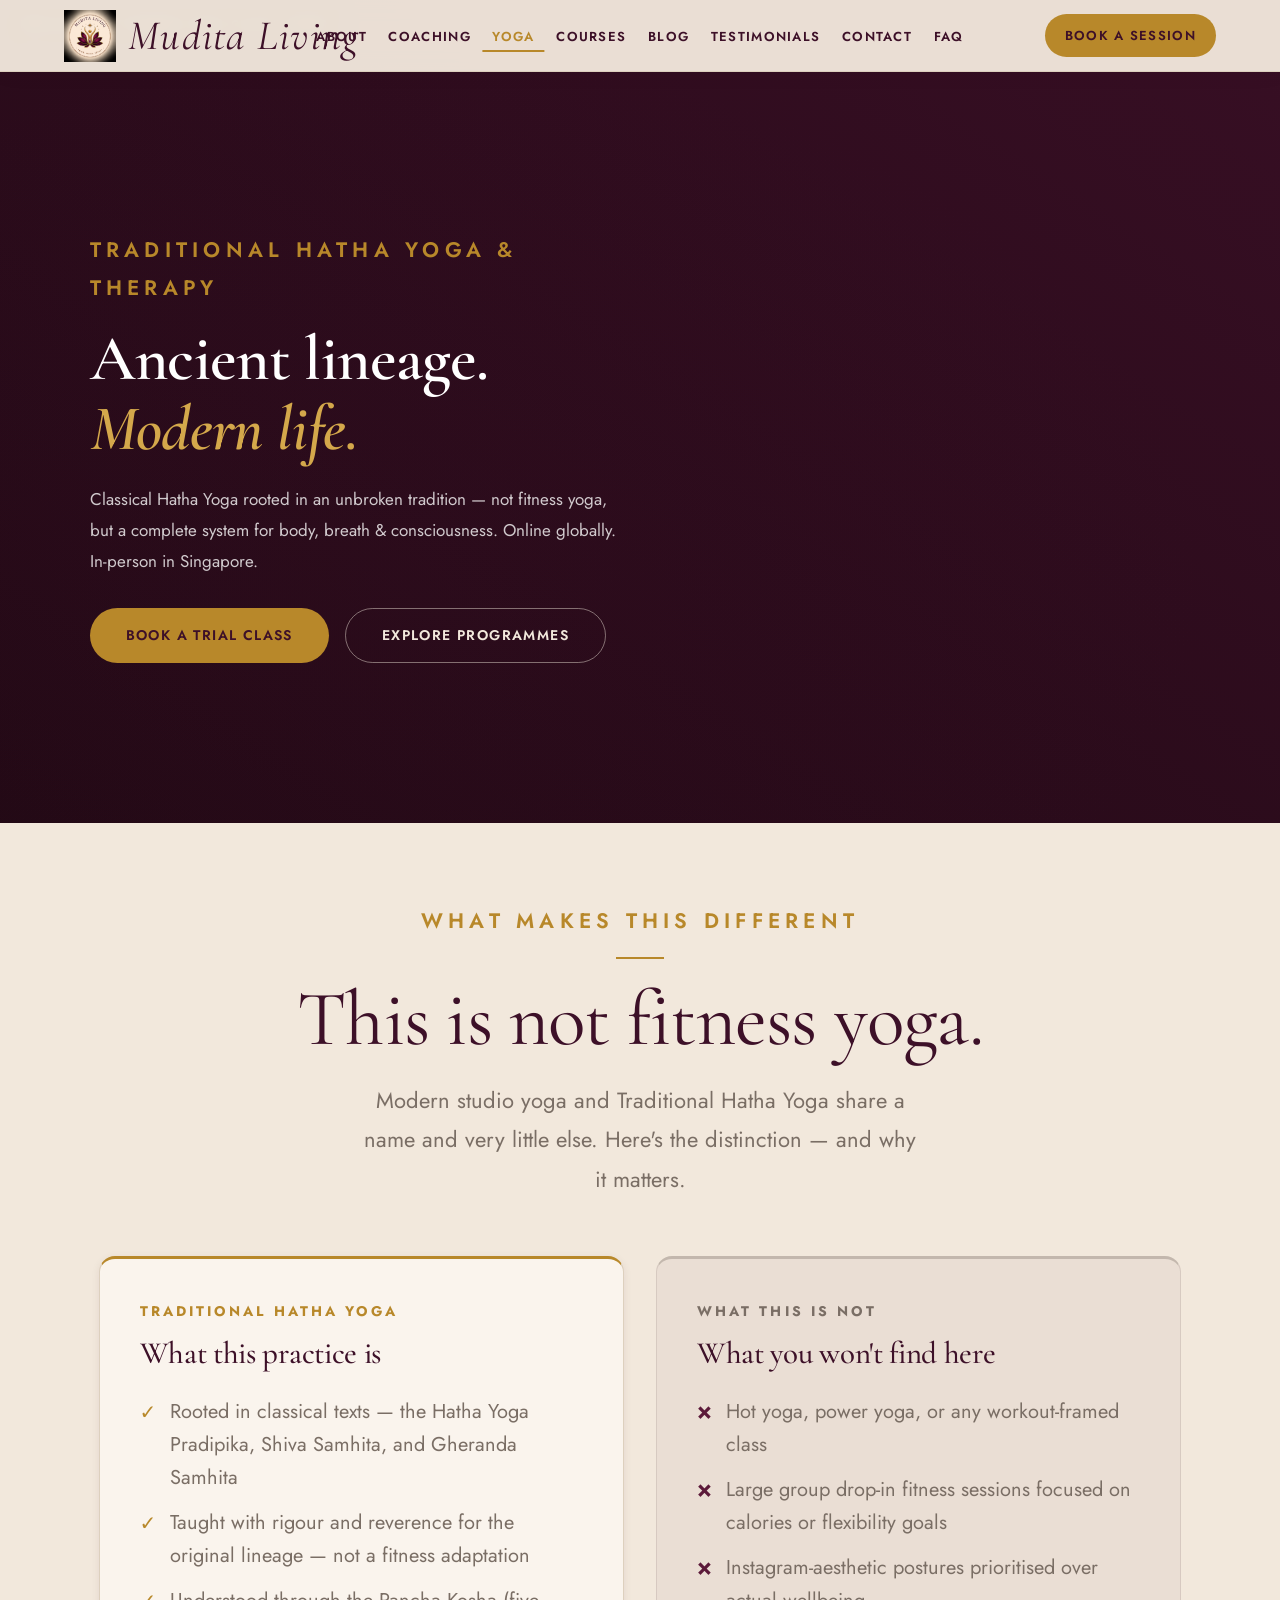
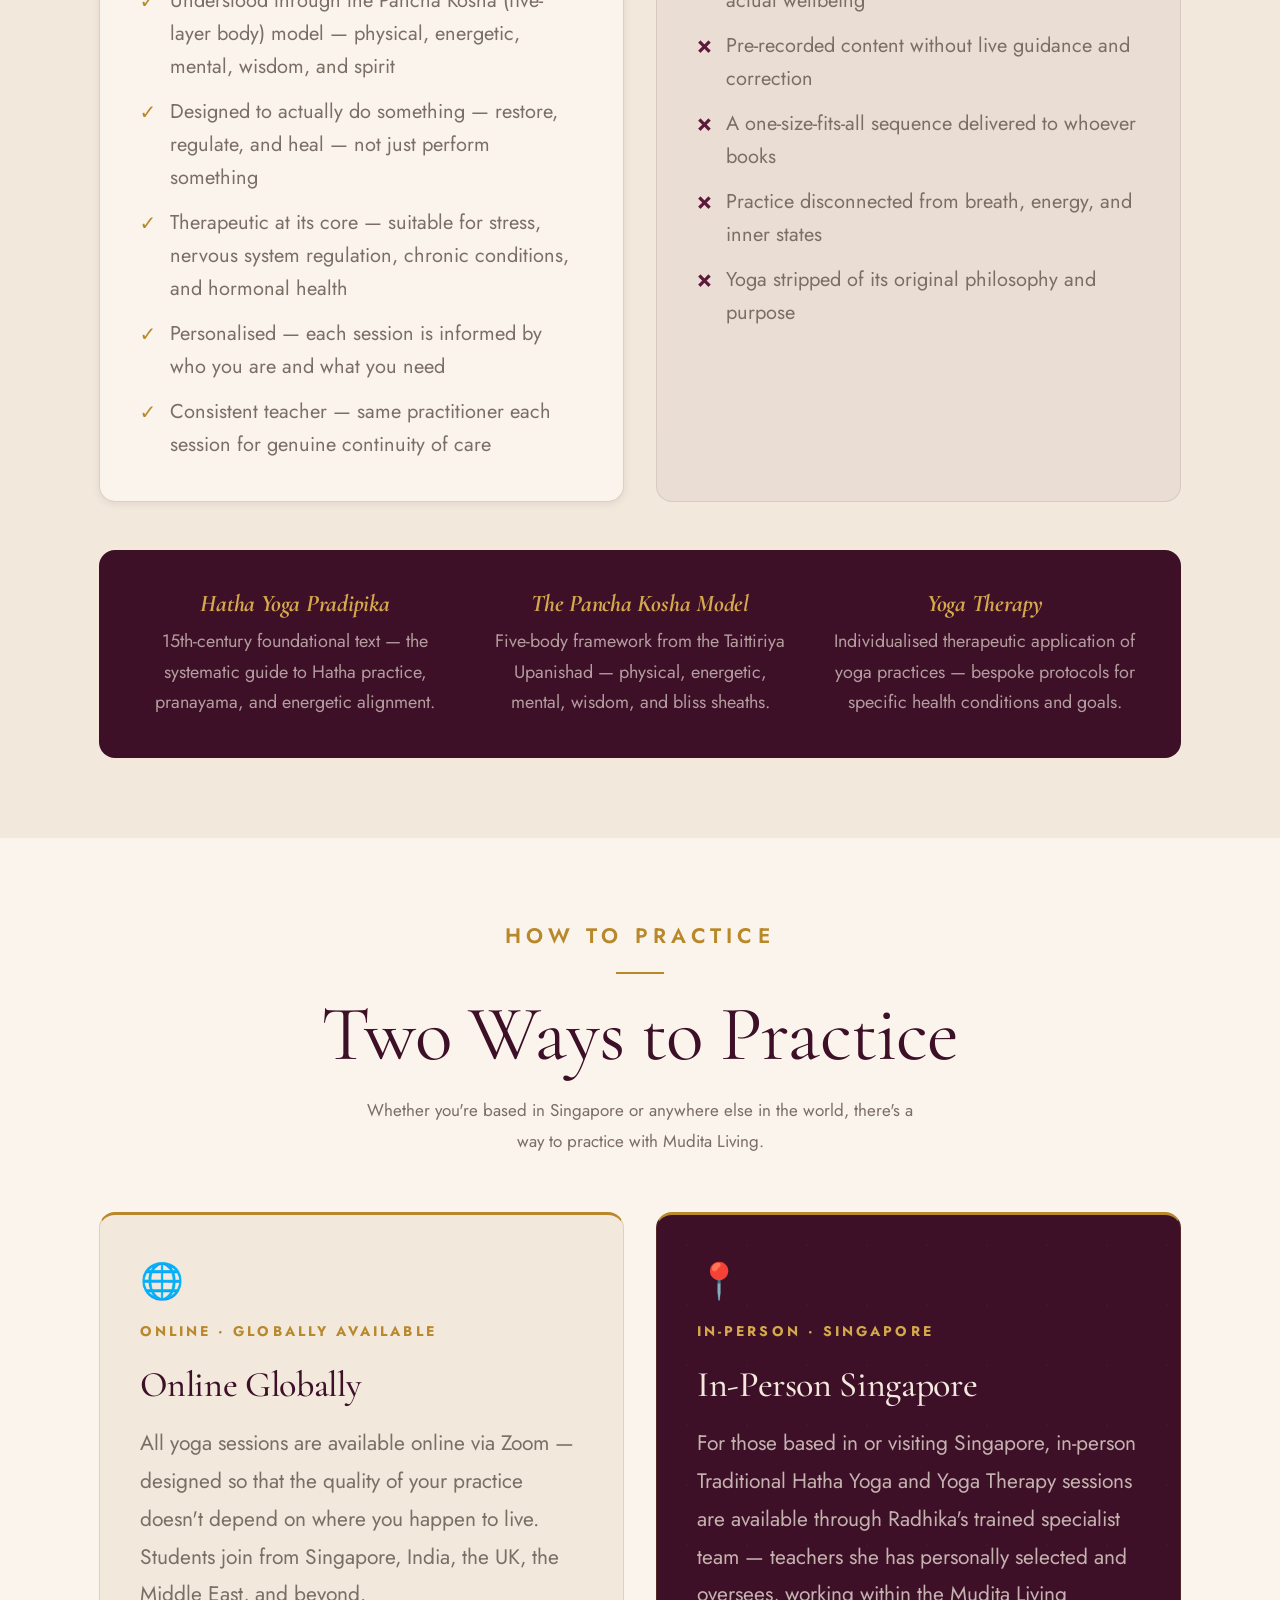
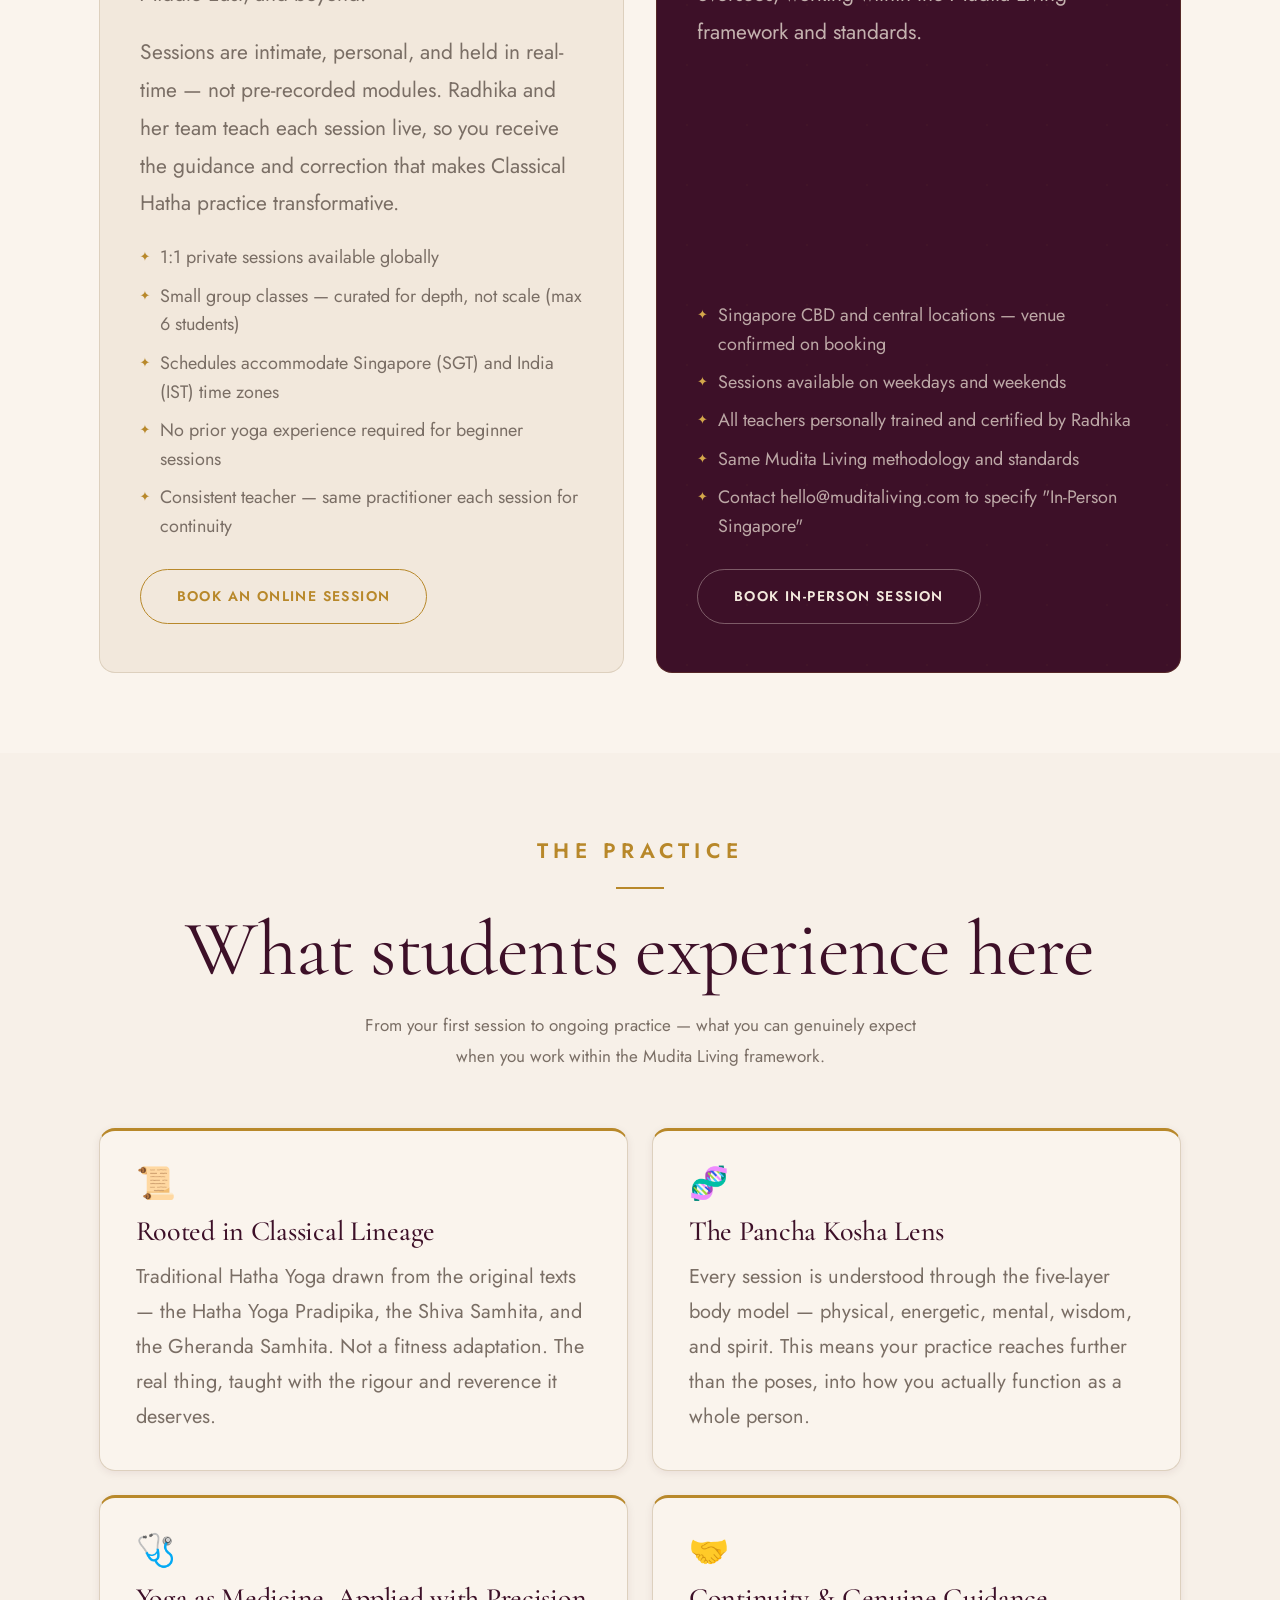
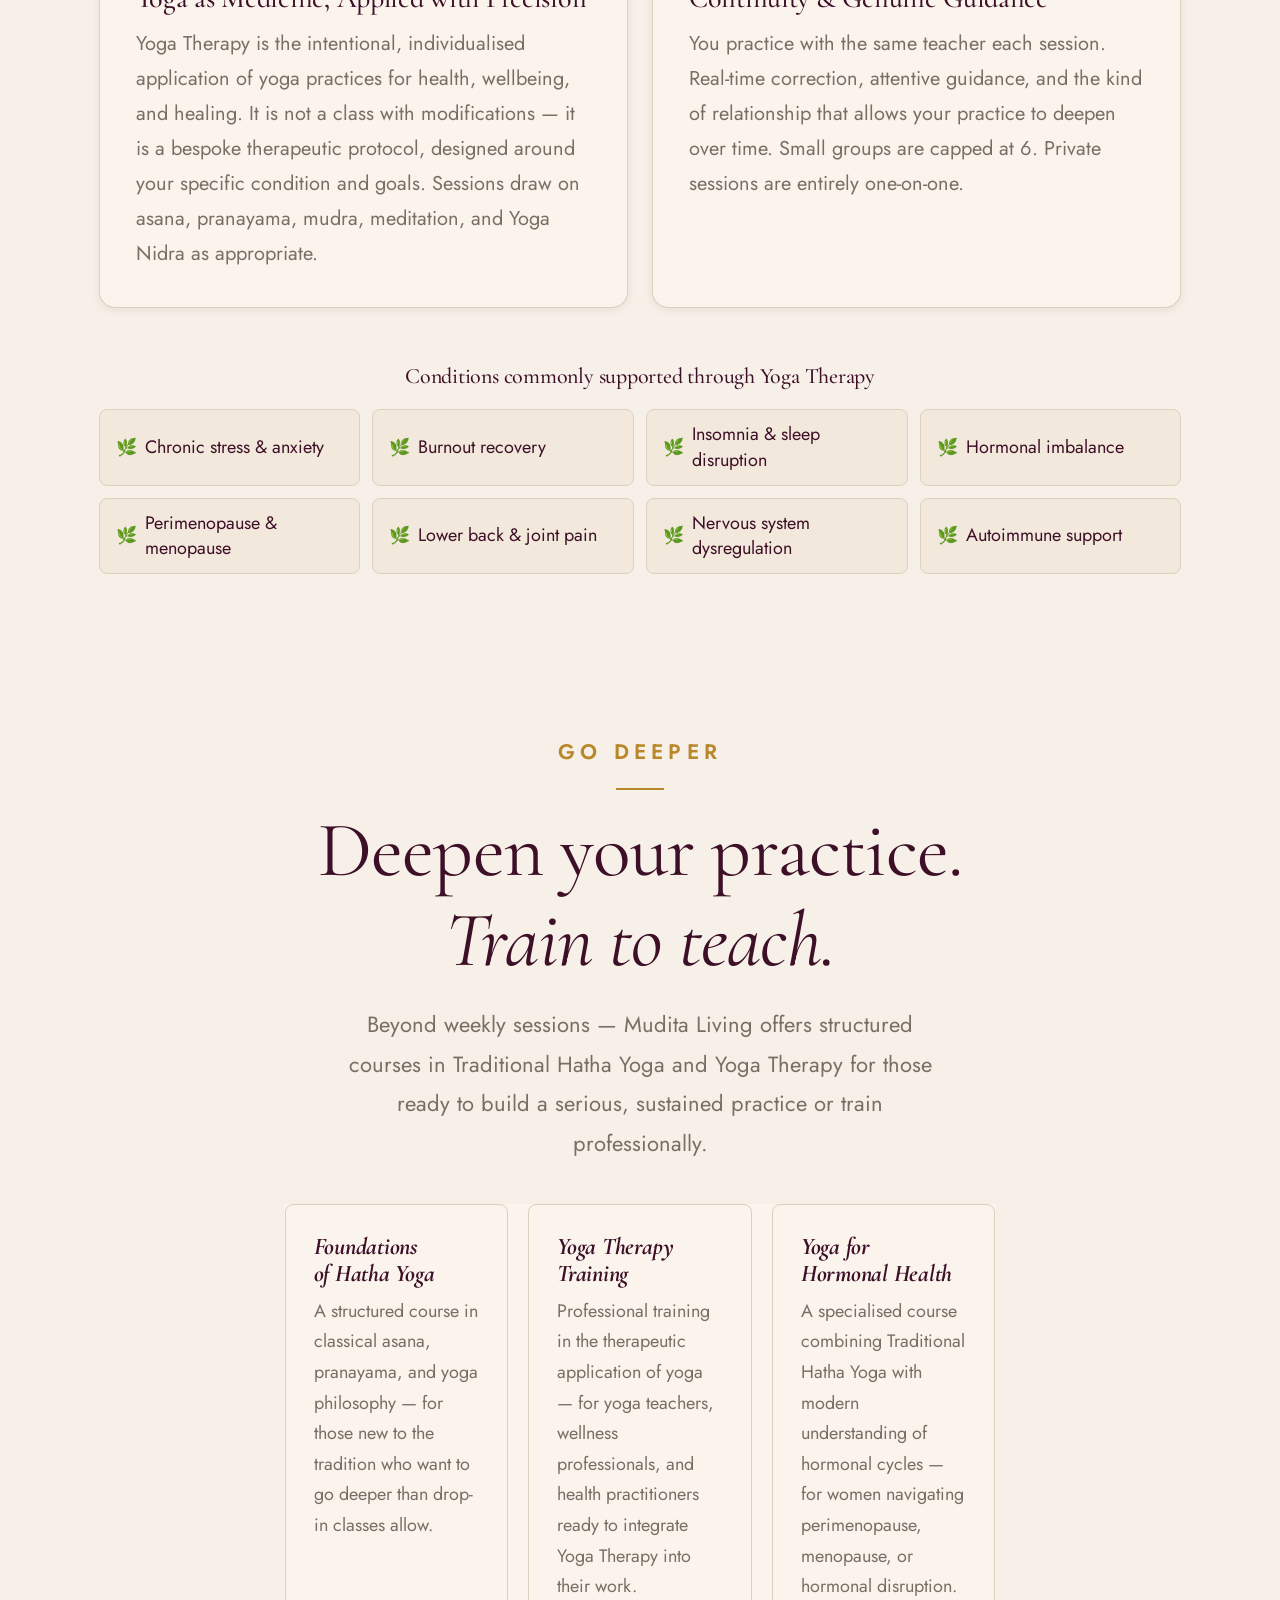
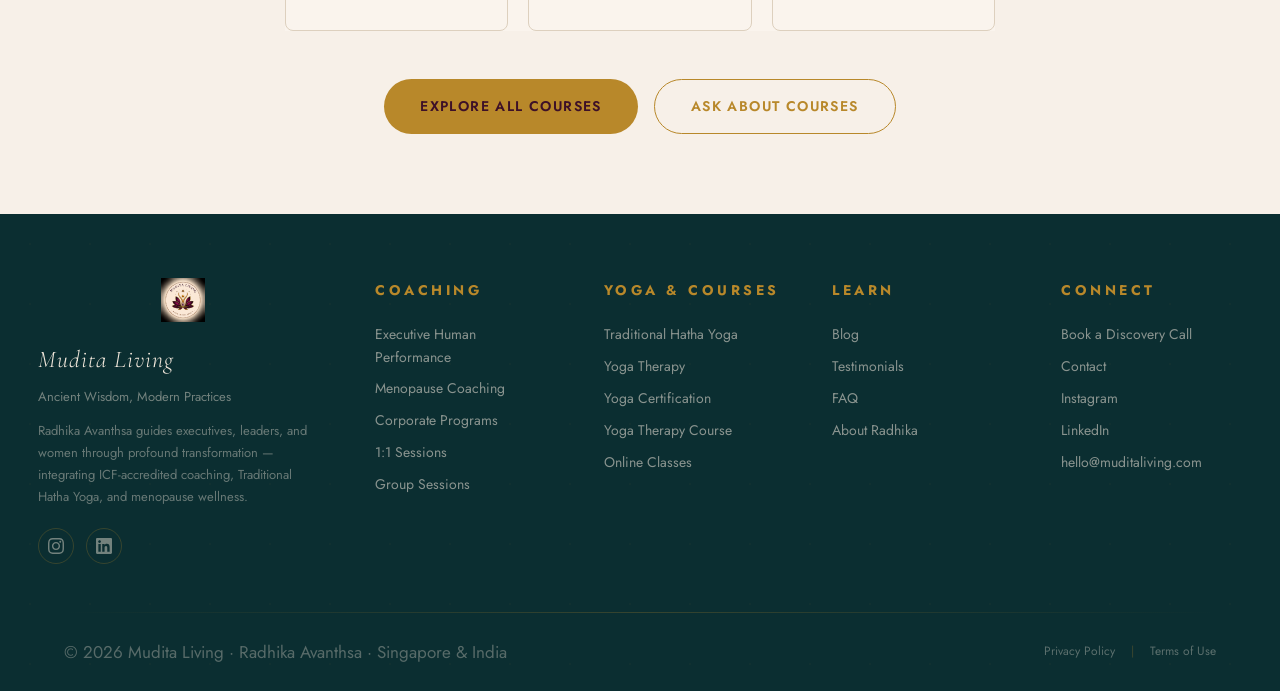
<file: pages/yoga.html>
<!DOCTYPE html>
<html lang="en">
<head>
  <meta charset="UTF-8" />
  <meta name="viewport" content="width=device-width, initial-scale=1.0" />
  <title>Traditional Hatha Yoga & Yoga Therapy | Mudita Living Singapore</title>
  <meta name="description" content="Traditional Hatha Yoga and Yoga Therapy with Radhika Avanthsa — online globally, in-person Singapore. Not fitness yoga. Ancient practice for restoration, regulation, and healing." />
  <meta name="keywords" content="hatha yoga therapy online, yoga therapy singapore, traditional hatha yoga, online yoga classes globally, yoga for nervous system" />
  <meta property="og:title" content="Traditional Hatha Yoga & Therapy | Mudita Living" />
  <meta property="og:description" content="Not fitness yoga. Classical Hatha Yoga and Yoga Therapy — online globally, in-person Singapore. Rooted in ancient lineage." />
  <meta property="og:image" content="https://muditaliving.com/assets/images/og-yoga.jpg" />
  <meta property="og:type" content="website" />
  <meta property="og:url" content="https://muditaliving.com/pages/yoga.html" />
  <meta property="og:site_name" content="Mudita Living" />
  <!-- Twitter Card -->
  <meta name="twitter:card" content="summary_large_image" />
  <meta name="twitter:title" content="Traditional Hatha Yoga & Yoga Therapy | Mudita Living" />
  <meta name="twitter:description" content="Not fitness yoga. Classical Hatha Yoga and Yoga Therapy — online globally, in-person Singapore. Rooted in ancient lineage." />
  <meta name="twitter:image" content="https://muditaliving.com/assets/images/og-yoga.jpg" />
  <link rel="canonical" href="https://muditaliving.com/pages/yoga.html" />
  <!-- Fonts -->
  <link rel="preconnect" href="https://fonts.googleapis.com">
  <link rel="preconnect" href="https://fonts.gstatic.com" crossorigin>
  <link rel="stylesheet" href="https://fonts.googleapis.com/css2?family=Cormorant+Garamond:ital,wght@0,300;0,400;0,500;0,600;0,700;1,300;1,400;1,600&family=Jost:wght@300;400;500;600;700&display=swap">
  <link rel="stylesheet" href="../assets/global.css" />
  <style>
    /* ── PAGE-LEVEL STYLES ── */

    /* Hero — full-width centered */
    .yoga-hero {
      background: linear-gradient(135deg, #3D1028 0%, #5C1A3A 65%, #7A2550 100%);
      min-height: 80vh;
      display: flex;
      align-items: center;
      justify-content: center;
      padding: calc(var(--nav-height) + 4rem) 5% 5rem;
      position: relative;
      overflow: hidden;
      text-align: center;
      margin-top: 0;
    }
    .yoga-hero::before {
      content: '';
      position: absolute;
      inset: 0;
      background: url("data:image/svg+xml,%3Csvg width='60' height='60' viewBox='0 0 60 60' xmlns='http://www.w3.org/2000/svg'%3E%3Cg fill='none' fill-rule='evenodd'%3E%3Cg fill='%23B8882A' fill-opacity='0.07'%3E%3Ccircle cx='30' cy='30' r='1'/%3E%3C/g%3E%3C/g%3E%3C/svg%3E");
      pointer-events: none;
      z-index: 0;
    }
    .yoga-hero::after {
      content: '';
      position: absolute;
      inset: 0;
      background: radial-gradient(ellipse at 20% 50%, rgba(92,26,58,0.45) 0%, transparent 65%);
      pointer-events: none;
      z-index: 0;
    }
    .yoga-hero__content {
      position: relative;
      z-index: 1;
      max-width: var(--max-width);
      width: 100%;
    }
    .yoga-hero .hero-eyebrow {
      display: block;
      font-family: var(--font-body);
      font-size: 15px;
      font-weight: 600;
      letter-spacing: 0.28em;
      text-transform: uppercase;
      color: var(--light-gold);
      margin-bottom: 1.5rem;
    }
    .yoga-hero h1 {
      font-size: var(--text-hero);
      color: var(--cream);
      font-weight: 300;
      line-height: 1.1;
      margin: 0 0 1.25rem;
    }
    .yoga-hero h1 em {
      color: var(--light-gold);
      font-style: italic;
    }
    .yoga-hero .hero-sub {
      font-size: 24px;
      color: rgba(242,232,220,0.80);
      max-width: 560px;
      line-height: 1.8;
      margin-bottom: 2.5rem;
    }
    .yoga-hero .hero-actions {
      display: flex;
      gap: 1rem;
      flex-wrap: wrap;
    }

    /* ── DISTINCTION — "This is not fitness yoga" ── */
    .distinction-section {
      padding: var(--space-lg) 5%;
    }
    .distinction-section .section-inner {
      max-width: var(--max-width);
      margin: 0 auto;
    }
    .distinction-section .section-header {
      text-align: center;
      margin-bottom: 3.5rem;
    }
    .distinction-section .section-header h2 {
      font-size: var(--text-h1);
      color: var(--dark-burgundy);
      margin: 0.75rem 0 1rem;
    }
    .distinction-section .section-header p {
      max-width: 560px;
      margin: 0 auto;
      font-size: 22px;
      line-height: 1.8;
    }
    .distinction-cards {
      display: grid;
      grid-template-columns: 1fr 1fr;
      gap: 2rem;
      margin-bottom: 3rem;
    }
    /* Card 1 — Traditional Hatha Yoga (what it IS) */
    .distinction-yes {
      background: var(--off-white);
      border-radius: var(--radius-lg);
      padding: 2.5rem;
      border-top: 3px solid var(--gold);
      border: 1px solid var(--warm-beige);
      border-top: 3px solid var(--gold);
      box-shadow: var(--shadow-sm);
      transition: transform var(--ease), box-shadow var(--ease);
    }
    .distinction-yes:hover {
      transform: translateY(-4px);
      box-shadow: var(--shadow-md);
    }
    .distinction-yes .card-label {
      font-family: var(--font-body);
      font-size: 14px;
      font-weight: 700;
      letter-spacing: 0.22em;
      text-transform: uppercase;
      color: var(--gold);
      margin-bottom: 0.75rem;
      display: block;
    }
    .distinction-yes h3 {
      font-size: 31px;
      color: var(--dark-burgundy);
      margin-bottom: 1.5rem;
    }
    .check-yes {
      list-style: none;
      display: flex;
      flex-direction: column;
      gap: 0.75rem;
    }
    .check-yes li {
      display: flex;
      gap: 0.85rem;
      align-items: flex-start;
      font-size: 20px;
      line-height: 1.65;
      color: var(--muted-brown);
    }
    .check-yes li::before {
      content: '✓';
      color: var(--gold);
      font-size: 20px;
      font-weight: 700;
      flex-shrink: 0;
      margin-top: 1px;
    }
    /* Card 2 — What this is NOT */
    .distinction-no {
      background: rgba(61,16,40,0.04);
      border-radius: var(--radius-lg);
      padding: 2.5rem;
      border: 1px solid rgba(61,16,40,0.1);
      border-top: 3px solid rgba(122,110,101,0.35);
      transition: transform var(--ease), box-shadow var(--ease);
    }
    .distinction-no:hover {
      transform: translateY(-4px);
      box-shadow: var(--shadow-sm);
    }
    .distinction-no .card-label {
      font-family: var(--font-body);
      font-size: 14px;
      font-weight: 700;
      letter-spacing: 0.22em;
      text-transform: uppercase;
      color: var(--muted-brown);
      margin-bottom: 0.75rem;
      display: block;
    }
    .distinction-no h3 {
      font-size: 31px;
      color: var(--dark-burgundy);
      margin-bottom: 1.5rem;
    }
    .check-no {
      list-style: none;
      display: flex;
      flex-direction: column;
      gap: 0.75rem;
    }
    .check-no li {
      display: flex;
      gap: 0.85rem;
      align-items: flex-start;
      font-size: 20px;
      line-height: 1.65;
      color: var(--muted-brown);
    }
    .check-no li::before {
      content: '×';
      color: var(--burgundy);
      font-size: 25px;
      font-weight: 700;
      flex-shrink: 0;
      margin-top: -1px;
      line-height: 1.3;
    }
    /* Lineage callout below cards */
    .lineage-callout {
      background: var(--dark-burgundy);
      border-radius: var(--radius-lg);
      padding: 2.5rem;
      display: grid;
      grid-template-columns: repeat(3, 1fr);
      gap: 2rem;
      text-align: center;
    }
    .lineage-item h4 {
      font-family: var(--font-display);
      font-size: 24px;
      font-style: italic;
      color: var(--light-gold);
      margin-bottom: 0.5rem;
    }
    .lineage-item p {
      font-size: 18px;
      color: rgba(242,232,220,0.65);
      line-height: 1.7;
    }

    /* ── ONLINE vs IN-PERSON ── */
    .ways-section {
      padding: var(--space-lg) 5%;
    }
    .ways-section .section-inner {
      max-width: var(--max-width);
      margin: 0 auto;
    }
    .ways-section .section-header {
      text-align: center;
      margin-bottom: 3.5rem;
    }
    .ways-section .section-header h2 {
      font-size: var(--text-h1);
      color: var(--dark-burgundy);
      margin: 0.75rem 0 1rem;
    }
    .ways-grid {
      display: grid;
      grid-template-columns: 1fr 1fr;
      gap: 2rem;
    }
    .way-card {
      border-radius: var(--radius-lg);
      padding: 3rem 2.5rem;
      display: flex;
      flex-direction: column;
      gap: 1.25rem;
      transition: transform var(--ease), box-shadow var(--ease);
    }
    .way-card:hover {
      transform: translateY(-4px);
      box-shadow: var(--shadow-lg);
    }
    /* Online card — cream light */
    .way-card--online {
      background: var(--cream);
      border: 1px solid var(--warm-beige);
      border-top: 3px solid var(--gold);
    }
    /* In-person card — dark */
    .way-card--inperson {
      background: var(--dark-burgundy);
      border: 1px solid rgba(184,136,42,0.2);
      border-top: 3px solid var(--gold);
      position: relative;
      overflow: hidden;
    }
    .way-card--inperson::before {
      content: '';
      position: absolute;
      inset: 0;
      background: url("data:image/svg+xml,%3Csvg width='60' height='60' viewBox='0 0 60 60' xmlns='http://www.w3.org/2000/svg'%3E%3Cg fill='none' fill-rule='evenodd'%3E%3Cg fill='%23B8882A' fill-opacity='0.05'%3E%3Ccircle cx='30' cy='30' r='1'/%3E%3C/g%3E%3C/g%3E%3C/svg%3E");
      pointer-events: none;
    }
    .way-card__icon {
      font-size: 2.2rem;
      line-height: 1;
    }
    .way-card__tag {
      font-family: var(--font-body);
      font-size: 14px;
      font-weight: 700;
      letter-spacing: 0.22em;
      text-transform: uppercase;
    }
    .way-card--online .way-card__tag { color: var(--gold); }
    .way-card--inperson .way-card__tag { color: var(--light-gold); }
    .way-card h3 {
      font-size: 36px;
    }
    .way-card--online h3 { color: var(--dark-burgundy); }
    .way-card--inperson h3 { color: var(--cream); }
    .way-card p {
      font-size: 21px;
      line-height: 1.8;
      flex: 1;
    }
    .way-card--online p { color: var(--muted-brown); }
    .way-card--inperson p { color: rgba(242,232,220,0.75); }
    .way-card__details {
      list-style: none;
      display: flex;
      flex-direction: column;
      gap: 0.6rem;
    }
    .way-card__details li {
      font-size: 18px;
      line-height: 1.6;
      display: flex;
      gap: 0.6rem;
      align-items: flex-start;
    }
    .way-card--online .way-card__details li { color: var(--muted-brown); }
    .way-card--inperson .way-card__details li { color: rgba(242,232,220,0.7); }
    .way-card__details li::before {
      content: '✦';
      font-size: 13px;
      flex-shrink: 0;
      margin-top: 4px;
    }
    .way-card--online .way-card__details li::before { color: var(--gold); }
    .way-card--inperson .way-card__details li::before { color: var(--light-gold); }
    .way-card__cta { margin-top: 0.5rem; align-self: flex-start; }
    .way-card--inperson .btn-outline-dark {
      border-color: rgba(242,232,220,0.35);
      color: var(--cream);
    }
    .way-card--inperson .btn-outline-dark:hover {
      border-color: var(--gold);
      background: var(--gold);
      color: var(--dark-burgundy);
    }

    /* ── WHAT TO EXPECT ── */
    .expect-section {
      padding: var(--space-lg) 5%;
    }
    .expect-section .section-inner {
      max-width: var(--max-width);
      margin: 0 auto;
    }
    .expect-section .section-header {
      text-align: center;
      margin-bottom: 3.5rem;
    }
    .expect-section .section-header h2 {
      font-size: var(--text-h1);
      color: var(--dark-burgundy);
      margin: 0.75rem 0 1rem;
    }
    .expect-grid {
      display: grid;
      grid-template-columns: repeat(2, 1fr);
      gap: 1.5rem;
      margin-bottom: 3.5rem;
    }
    .expect-card {
      background: var(--off-white);
      border-radius: var(--radius-lg);
      padding: 2.25rem;
      border: 1px solid var(--warm-beige);
      border-top: 3px solid var(--gold);
      box-shadow: var(--shadow-sm);
      transition: transform var(--ease), box-shadow var(--ease);
    }
    .expect-card:hover {
      transform: translateY(-4px);
      box-shadow: var(--shadow-md);
    }
    .expect-icon { font-size: 2rem; margin-bottom: 1rem; line-height: 1; }
    .expect-card h3 {
      font-size: 28px;
      color: var(--dark-burgundy);
      margin-bottom: 0.75rem;
    }
    .expect-card p {
      font-size: 20px;
      line-height: 1.75;
    }
    /* Therapy conditions grid */
    .conditions-heading {
      font-size: 22px;
      color: var(--dark-burgundy);
      margin-bottom: 1.25rem;
      text-align: center;
    }
    .conditions-grid {
      display: grid;
      grid-template-columns: repeat(4, 1fr);
      gap: 0.75rem;
    }
    .condition-pill {
      background: var(--cream);
      border: 1px solid var(--warm-beige);
      border-radius: var(--radius-md);
      padding: 0.75rem 1rem;
      font-size: 18px;
      color: var(--dark-burgundy);
      display: flex;
      align-items: center;
      gap: 0.5rem;
      line-height: 1.4;
    }
    .condition-pill::before { content: '🌿'; font-size: 17px; }

    /* ── COURSES TEASER ── */
    .courses-teaser {
      padding: var(--space-lg) 5%;
      text-align: center;
    }
    .courses-teaser .section-inner {
      max-width: 780px;
      margin: 0 auto;
      position: relative;
      z-index: 1;
    }
    .courses-teaser .section-label { color: var(--light-gold); }
    .courses-teaser h2 {
      font-size: var(--text-h1);
      color: var(--cream);
      margin: 0.75rem 0 1.25rem;
    }
    .courses-teaser p {
      color: rgba(242,232,220,0.78);
      font-size: 22px;
      line-height: 1.8;
      max-width: 600px;
      margin: 0 auto 2.5rem;
    }
    .courses-teaser-cards {
      display: grid;
      grid-template-columns: repeat(3, 1fr);
      gap: 1.25rem;
      margin-bottom: 3rem;
      text-align: left;
    }
    .teaser-card {
      background: rgba(255,255,255,0.05);
      border: 1px solid rgba(184,136,42,0.2);
      border-radius: var(--radius-md);
      padding: 1.75rem;
      transition: background var(--ease), border-color var(--ease);
    }
    .teaser-card:hover {
      background: rgba(184,136,42,0.08);
      border-color: rgba(184,136,42,0.4);
    }
    .teaser-card h4 {
      font-family: var(--font-display);
      font-size: 24px;
      font-style: italic;
      color: var(--light-gold);
      margin-bottom: 0.5rem;
    }
    .teaser-card p {
      font-size: 18px;
      color: rgba(242,232,220,0.65);
      line-height: 1.7;
      margin: 0;
    }
    .teaser-cta {
      display: flex;
      gap: 1rem;
      justify-content: center;
      flex-wrap: wrap;
    }

    /* ── FOOTER ── */
    .site-footer__inner {
      max-width: var(--max-width);
      margin: 0 auto;
      padding: 5rem 5% 0;
      position: relative;
      z-index: 1;
    }
    .footer-brand-block {
      text-align: center;
      margin-bottom: 4rem;
    }
    .footer-brand-block .footer-brand-name {
      font-family: var(--font-display);
      font-size: 39px;
      font-weight: 300;
      color: var(--cream);
      letter-spacing: 0.04em;
      display: block;
      margin-bottom: 0.4rem;
    }
    .footer-brand-block .footer-tagline {
      font-family: var(--font-display);
      font-style: italic;
      font-size: 21px;
      color: rgba(242,232,220,0.48);
    }
    .footer-cols {
      display: grid;
      grid-template-columns: repeat(4, 1fr);
      gap: 3rem;
      margin-bottom: 3rem;
    }
    .footer-col-title {
      font-family: var(--font-body);
      font-size: 14px;
      font-weight: 700;
      letter-spacing: 0.25em;
      text-transform: uppercase;
      color: var(--gold);
      margin-bottom: 1.25rem;
      display: block;
    }
    .footer-col-links {
      display: flex;
      flex-direction: column;
      gap: 0.6rem;
    }
    .footer-col-links a {
      font-family: var(--font-body);
      font-size: 18px;
      color: rgba(242,232,220,0.55);
      transition: color var(--ease);
      line-height: 1.4;
    }
    .footer-col-links a:hover { color: var(--light-gold); }
    .footer-col-links a.active { color: var(--light-gold); }
    .footer-divider-line {
      height: 1px;
      background: linear-gradient(to right, transparent, var(--gold), transparent);
      opacity: 0.22;
      position: relative;
      z-index: 1;
    }
    .footer-base {
      display: flex;
      align-items: center;
      justify-content: space-between;
      padding: 1.5rem 5%;
      position: relative;
      z-index: 1;
      flex-wrap: wrap;
      gap: 1rem;
    }
    .footer-copyright {
      font-family: var(--font-body);
      font-size: 17px;
      color: rgba(242,232,220,0.33);
    }
    .footer-copyright a { color: var(--light-gold); }
    .footer-social {
      display: flex;
      gap: 1rem;
    }
    .footer-social a {
      color: rgba(242,232,220,0.35);
      font-size: 18px;
      transition: color var(--ease);
    }
    .footer-social a:hover { color: var(--gold); }

    /* ── RESPONSIVE ── */
    @media (max-width: 900px) {
      .distinction-cards { grid-template-columns: 1fr; }
      .lineage-callout { grid-template-columns: 1fr; }
      .ways-grid { grid-template-columns: 1fr; }
      .expect-grid { grid-template-columns: 1fr; }
      .conditions-grid { grid-template-columns: repeat(2, 1fr); }
      .courses-teaser-cards { grid-template-columns: 1fr; }
      .footer-cols { grid-template-columns: repeat(2, 1fr); gap: 2rem; }
    }
    @media (max-width: 600px) {
      .yoga-hero h1 { font-size: clamp(32px, 9vw, 54px); }
      .yoga-hero .hero-actions { flex-direction: column; }
      .conditions-grid { grid-template-columns: 1fr 1fr; }
      .footer-cols { grid-template-columns: 1fr 1fr; gap: 2rem; }
    }
    @media (max-width: 420px) {
      .conditions-grid { grid-template-columns: 1fr; }
    }
  </style>
</head>
<body>

  <!-- NAV — injected by nav-component.js -->

  <!-- ══════════════════════════════════════
       1. HERO
  ══════════════════════════════════════ -->
  <section class="page-photo-hero" style="background-image: url('https://images.unsplash.com/photo-1599901860904-17e6ed7083a0?w=1920&q=80&auto=format&fit=crop');">
  <div class="photo-label">Replace with "Radhika yoga class" photo</div>
  <div class="page-photo-hero__overlay"></div>
  <div class="page-photo-hero__content">
    <span class="section-label">Traditional Hatha Yoga &amp; Therapy</span>
    <h1>Ancient lineage. <em>Modern life.</em></h1>
    <p>Classical Hatha Yoga rooted in an unbroken tradition — not fitness yoga, but a complete system for body, breath &amp; consciousness. Online globally. In-person in Singapore.</p>
    <div class="hero-actions">
      <a href="contact.html" class="btn-primary">Book a Trial Class</a>
      <a href="#yoga-programmes" class="btn-outline">Explore Programmes</a>
    </div>
  </div>
</section>

  <!-- ══════════════════════════════════════
       2. DISTINCTION — "This is not fitness yoga"
  ══════════════════════════════════════ -->
  <section class="distinction-section bg-cream">
    <div class="section-inner">
      <div class="section-header">
        <span class="section-label">What Makes This Different</span>
        <div class="divider-gold centered"></div>
        <h2>This is not fitness yoga.</h2>
        <p>Modern studio yoga and Traditional Hatha Yoga share a name and very little else. Here's the distinction — and why it matters.</p>
      </div>

      <div class="distinction-cards">
        <!-- Card 1: What it IS -->
        <div class="distinction-yes fade-up">
          <span class="card-label">Traditional Hatha Yoga</span>
          <h3>What this practice is</h3>
          <ul class="check-yes">
            <li>Rooted in classical texts — the Hatha Yoga Pradipika, Shiva Samhita, and Gheranda Samhita</li>
            <li>Taught with rigour and reverence for the original lineage — not a fitness adaptation</li>
            <li>Understood through the Pancha Kosha (five-layer body) model — physical, energetic, mental, wisdom, and spirit</li>
            <li>Designed to actually do something — restore, regulate, and heal — not just perform something</li>
            <li>Therapeutic at its core — suitable for stress, nervous system regulation, chronic conditions, and hormonal health</li>
            <li>Personalised — each session is informed by who you are and what you need</li>
            <li>Consistent teacher — same practitioner each session for genuine continuity of care</li>
          </ul>
        </div>
        <!-- Card 2: What it is NOT -->
        <div class="distinction-no fade-up">
          <span class="card-label">What This Is Not</span>
          <h3>What you won't find here</h3>
          <ul class="check-no">
            <li>Hot yoga, power yoga, or any workout-framed class</li>
            <li>Large group drop-in fitness sessions focused on calories or flexibility goals</li>
            <li>Instagram-aesthetic postures prioritised over actual wellbeing</li>
            <li>Pre-recorded content without live guidance and correction</li>
            <li>A one-size-fits-all sequence delivered to whoever books</li>
            <li>Practice disconnected from breath, energy, and inner states</li>
            <li>Yoga stripped of its original philosophy and purpose</li>
          </ul>
        </div>
      </div>

      <!-- Lineage callout -->
      <div class="lineage-callout">
        <div class="lineage-item">
          <h4>Hatha Yoga Pradipika</h4>
          <p>15th-century foundational text — the systematic guide to Hatha practice, pranayama, and energetic alignment.</p>
        </div>
        <div class="lineage-item">
          <h4>The Pancha Kosha Model</h4>
          <p>Five-body framework from the Taittiriya Upanishad — physical, energetic, mental, wisdom, and bliss sheaths.</p>
        </div>
        <div class="lineage-item">
          <h4>Yoga Therapy</h4>
          <p>Individualised therapeutic application of yoga practices — bespoke protocols for specific health conditions and goals.</p>
        </div>
      </div>
    </div>
  </section>

  <!-- ══════════════════════════════════════
       3. ONLINE vs IN-PERSON
  ══════════════════════════════════════ -->
  <section class="ways-section bg-off-white">
    <div class="section-inner">
      <div class="section-header">
        <span class="section-label">How to Practice</span>
        <div class="divider-gold centered"></div>
        <h2>Two Ways to Practice</h2>
        <p>Whether you're based in Singapore or anywhere else in the world, there's a way to practice with Mudita Living.</p>
      </div>
      <div class="ways-grid">
        <!-- Online -->
        <div class="way-card way-card--online fade-up">
          <div class="way-card__icon">🌐</div>
          <span class="way-card__tag">Online &middot; Globally Available</span>
          <h3>Online Globally</h3>
          <p>All yoga sessions are available online via Zoom — designed so that the quality of your practice doesn't depend on where you happen to live. Students join from Singapore, India, the UK, the Middle East, and beyond.</p>
          <p>Sessions are intimate, personal, and held in real-time — not pre-recorded modules. Radhika and her team teach each session live, so you receive the guidance and correction that makes Classical Hatha practice transformative.</p>
          <ul class="way-card__details">
            <li>1:1 private sessions available globally</li>
            <li>Small group classes — curated for depth, not scale (max 6 students)</li>
            <li>Schedules accommodate Singapore (SGT) and India (IST) time zones</li>
            <li>No prior yoga experience required for beginner sessions</li>
            <li>Consistent teacher — same practitioner each session for continuity</li>
          </ul>
          <div class="way-card__cta">
            <a href="contact.html" class="btn-outline-dark">Book an Online Session</a>
          </div>
        </div>
        <!-- In-Person -->
        <div class="way-card way-card--inperson fade-up">
          <div class="way-card__icon">📍</div>
          <span class="way-card__tag">In-Person &middot; Singapore</span>
          <h3>In-Person Singapore</h3>
          <p>For those based in or visiting Singapore, in-person Traditional Hatha Yoga and Yoga Therapy sessions are available through Radhika's trained specialist team — teachers she has personally selected and oversees, working within the Mudita Living framework and standards.</p>
          <ul class="way-card__details">
            <li>Singapore CBD and central locations — venue confirmed on booking</li>
            <li>Sessions available on weekdays and weekends</li>
            <li>All teachers personally trained and certified by Radhika</li>
            <li>Same Mudita Living methodology and standards</li>
            <li>Contact hello@muditaliving.com to specify "In-Person Singapore"</li>
          </ul>
          <div class="way-card__cta">
            <a href="contact.html" class="btn-outline-dark">Book In-Person Session</a>
          </div>
        </div>
      </div>
    </div>
  </section>

  <!-- ══════════════════════════════════════
       4. WHAT TO EXPECT
  ══════════════════════════════════════ -->
  <section class="expect-section bg-cream-2" id="yoga-therapy">
    <div class="section-inner">
      <div class="section-header">
        <span class="section-label">The Practice</span>
        <div class="divider-gold centered"></div>
        <h2>What students experience here</h2>
        <p>From your first session to ongoing practice — what you can genuinely expect when you work within the Mudita Living framework.</p>
      </div>
      <div class="expect-grid">
        <div class="expect-card fade-up">
          <div class="expect-icon">📜</div>
          <h3>Rooted in Classical Lineage</h3>
          <p>Traditional Hatha Yoga drawn from the original texts — the Hatha Yoga Pradipika, the Shiva Samhita, and the Gheranda Samhita. Not a fitness adaptation. The real thing, taught with the rigour and reverence it deserves.</p>
        </div>
        <div class="expect-card fade-up">
          <div class="expect-icon">🧬</div>
          <h3>The Pancha Kosha Lens</h3>
          <p>Every session is understood through the five-layer body model — physical, energetic, mental, wisdom, and spirit. This means your practice reaches further than the poses, into how you actually function as a whole person.</p>
        </div>
        <div class="expect-card fade-up">
          <div class="expect-icon">🩺</div>
          <h3>Yoga as Medicine, Applied with Precision</h3>
          <p>Yoga Therapy is the intentional, individualised application of yoga practices for health, wellbeing, and healing. It is not a class with modifications — it is a bespoke therapeutic protocol, designed around your specific condition and goals. Sessions draw on asana, pranayama, mudra, meditation, and Yoga Nidra as appropriate.</p>
        </div>
        <div class="expect-card fade-up">
          <div class="expect-icon">🤝</div>
          <h3>Continuity &amp; Genuine Guidance</h3>
          <p>You practice with the same teacher each session. Real-time correction, attentive guidance, and the kind of relationship that allows your practice to deepen over time. Small groups are capped at 6. Private sessions are entirely one-on-one.</p>
        </div>
      </div>

      <!-- Conditions supported -->
      <h3 class="conditions-heading">Conditions commonly supported through Yoga Therapy</h3>
      <div class="conditions-grid">
        <div class="condition-pill">Chronic stress &amp; anxiety</div>
        <div class="condition-pill">Burnout recovery</div>
        <div class="condition-pill">Insomnia &amp; sleep disruption</div>
        <div class="condition-pill">Hormonal imbalance</div>
        <div class="condition-pill">Perimenopause &amp; menopause</div>
        <div class="condition-pill">Lower back &amp; joint pain</div>
        <div class="condition-pill">Nervous system dysregulation</div>
        <div class="condition-pill">Autoimmune support</div>
      </div>
    </div>
  </section>

  <!-- ══════════════════════════════════════
       5. COURSES TEASER
  ══════════════════════════════════════ -->
  <section class="courses-teaser bg-dark">
    <div class="section-inner">
      <span class="section-label">Go Deeper</span>
      <div class="divider-gold centered"></div>
      <h2>Deepen your practice.<br/><em>Train to teach.</em></h2>
      <p>Beyond weekly sessions — Mudita Living offers structured courses in Traditional Hatha Yoga and Yoga Therapy for those ready to build a serious, sustained practice or train professionally.</p>
      <div class="courses-teaser-cards">
        <div class="teaser-card">
          <h4>Foundations of Hatha Yoga</h4>
          <p>A structured course in classical asana, pranayama, and yoga philosophy — for those new to the tradition who want to go deeper than drop-in classes allow.</p>
        </div>
        <div class="teaser-card">
          <h4>Yoga Therapy Training</h4>
          <p>Professional training in the therapeutic application of yoga — for yoga teachers, wellness professionals, and health practitioners ready to integrate Yoga Therapy into their work.</p>
        </div>
        <div class="teaser-card">
          <h4>Yoga for Hormonal Health</h4>
          <p>A specialised course combining Traditional Hatha Yoga with modern understanding of hormonal cycles — for women navigating perimenopause, menopause, or hormonal disruption.</p>
        </div>
      </div>
      <div class="teaser-cta">
        <a href="courses.html" class="btn-primary">Explore All Courses</a>
        <a href="contact.html" class="btn-outline">Ask About Courses</a>
      </div>
    </div>
  </section>

  <!-- ══════════════════════════════════════
       FOOTER
  ══════════════════════════════════════ -->

  <script>
    // Scroll-triggered fade-up animations
    (function() {
      const targets = document.querySelectorAll('.fade-up');
      if (!targets.length) return;
      const observer = new IntersectionObserver(function(entries) {
        entries.forEach(function(entry) {
          if (entry.isIntersecting) {
            entry.target.classList.add('is-visible');
            observer.unobserve(entry.target);
          }
        });
      }, { threshold: 0.12 });
      targets.forEach(function(el) { observer.observe(el); });
    })();
  </script>
  <script src="../assets/nav-component.js" defer></script>
</body>
</html>
</file>
<file: assets/global.css>
/* ============================================================
   MUDITA LIVING — Global Design System v2.0
   Premium wellness & coaching brand
   ============================================================ */

/* Google Fonts loaded via <link> in each page <head> for performance */

/* ─────────────────────────────────────────
   BRAND TOKENS
───────────────────────────────────────── */
:root {
  /* Primary palette */
  --burgundy:       #5C1A3A;
  --dark-burgundy:  #3D1028;
  --gold:           #B8882A;
  --light-gold:     #D4A84B;
  --pale-gold:      #E8D49A;

  /* Neutrals */
  --cream:          #F2E8DC;
  --cream-2:        #F7F0E8;
  --off-white:      #FAF4ED;
  --muted-brown:    #7A6E65;
  --warm-beige:     #DDD0BE;

  /* ANCHOR Course palette */
  --deep-teal:      #0D5C63;
  --light-teal:     #D6EDEF;
  --amber-gold:     #8B6200;
  --warm-cream:     #FAF0E0;
  --deep-purple:    #4A2060;
  --soft-lilac:     #EEE0F5;

  /* Typography */
  --font-display:   'Cormorant Garamond', Georgia, serif;
  --font-body:      'Jost', system-ui, sans-serif;

  /* Type scale */
  --text-hero:      clamp(66px, 9vw, 108px);
  --text-h1:        clamp(48px, 6.75vw, 78px);
  --text-h2:        clamp(39px, 4.8vw, 57px);
  --text-h3:        33px;
  --text-body:      31px;
  --text-caption:   25px;

  /* Spacing */
  --space-xs:       0.5rem;
  --space-sm:       1rem;
  --space-md:       2rem;
  --space-lg:       5rem;
  --space-xl:       8rem;

  /* Layout */
  --max-width:      1440px;
  --nav-height:     72px;

  /* Radius */
  --radius-sm:      4px;
  --radius-md:      8px;
  --radius-lg:      16px;
  --radius-pill:    999px;

  /* Shadows */
  --shadow-sm:      0 2px 8px rgba(61,16,40,0.08);
  --shadow-md:      0 6px 24px rgba(61,16,40,0.12);
  --shadow-lg:      0 12px 48px rgba(61,16,40,0.18);
  --shadow-gold:    0 0 0 3px rgba(184,136,42,0.2);

  /* Transitions */
  --ease:           0.25s ease;
  --ease-slow:      0.4s ease;
}

/* ─────────────────────────────────────────
   RESET
───────────────────────────────────────── */
*, *::before, *::after { box-sizing: border-box; margin: 0; padding: 0; }
html { scroll-behavior: smooth; overflow-x: hidden; }
body {
  font-family: var(--font-body);
  font-size: 17px;
  color: var(--muted-brown);
  background-color: var(--cream);
  line-height: 1.8;
  overflow-x: hidden;
  -webkit-font-smoothing: antialiased;
  -moz-osx-font-smoothing: grayscale;
}
img { max-width: 100%; display: block; }
a { color: inherit; text-decoration: none; }
ul, ol { list-style: none; }
button { cursor: pointer; font-family: inherit; border: none; background: none; }

/* ─────────────────────────────────────────
   PHOTO REPLACE LABEL (global)
───────────────────────────────────────── */
.photo-label {
  position: absolute;
  top: 10px; left: 10px;
  background: rgba(0,0,0,0.62);
  color: #FFD580;
  font-family: var(--font-body);
  font-size: 11px; font-weight: 600;
  letter-spacing: 0.12em; text-transform: uppercase;
  padding: 5px 10px; border-radius: 4px;
  z-index: 20; pointer-events: none; white-space: nowrap;
}

/* ─────────────────────────────────────────
   PAGE PHOTO HERO (shared across all pages)
───────────────────────────────────────── */
.page-photo-hero {
  position: relative;
  min-height: 70vh;
  display: flex;
  align-items: flex-end;
  overflow: hidden;
  background-size: cover;
  background-position: center 30%;
  background-color: var(--dark-burgundy);
}
.page-photo-hero__overlay {
  position: absolute; inset: 0;
  background: linear-gradient(
    to top right,
    rgba(30,8,18,0.88) 0%,
    rgba(30,8,18,0.55) 50%,
    rgba(30,8,18,0.18) 100%
  );
}
.page-photo-hero__content {
  position: relative; z-index: 2;
  padding: calc(var(--nav-height) + 5rem) 7% 5rem;
  max-width: 720px;
  width: 100%;
}
.page-photo-hero__content .section-label { color: var(--gold); margin-bottom: 1rem; display: block; }
.page-photo-hero__content h1 {
  font-family: var(--font-display);
  font-size: clamp(36px, 5vw, 68px);
  font-weight: 600; color: #fff;
  line-height: 1.1; margin-bottom: 1.25rem;
}
.page-photo-hero__content h1 em { font-style: italic; color: var(--light-gold); }
.page-photo-hero__content p {
  font-size: 17px; color: rgba(255,255,255,0.78);
  line-height: 1.8; margin-bottom: 2rem; max-width: 560px;
}
.page-photo-hero__content .hero-actions { display: flex; gap: 1rem; flex-wrap: wrap; }
.page-photo-hero__chip-row { display: flex; flex-wrap: wrap; gap: 0.6rem; margin: 1rem 0 1.5rem; }
.page-photo-hero__chip {
  font-family: var(--font-body);
  font-size: 12px; font-weight: 600;
  letter-spacing: 0.1em; text-transform: uppercase;
  border: 1.5px solid rgba(184,136,42,0.7);
  color: var(--light-gold);
  padding: 7px 18px; border-radius: 999px;
  background: rgba(184,136,42,0.12);
}

/* ─────────────────────────────────────────
   TYPOGRAPHY
───────────────────────────────────────── */
h1, h2, h3, h4, h5, h6 {
  font-family: var(--font-display);
  color: var(--dark-burgundy);
  line-height: 1.15;
  letter-spacing: -0.01em;
}
h1 { font-size: var(--text-h1); font-weight: 300; }
h2 { font-size: var(--text-h2); font-weight: 400; }
h3 { font-size: var(--text-h3); font-weight: 500; }

p { color: var(--muted-brown); line-height: 1.8; font-size: 17px; }

/* Section labels */
.section-label {
  font-family: var(--font-body);
  font-size: 21px;
  font-weight: 600;
  letter-spacing: 0.25em;
  text-transform: uppercase;
  color: var(--gold);
  display: block;
}

/* Divider */
.divider-gold {
  width: 48px;
  height: 2px;
  background: var(--gold);
  margin: 1rem 0;
}
.divider-gold.centered { margin: 1rem auto; }

/* Pull quote */
.pull-quote {
  font-family: var(--font-display);
  font-size: clamp(22px, 2.8vw, 32px);
  font-style: italic;
  font-weight: 300;
  color: var(--dark-burgundy);
  line-height: 1.4;
  position: relative;
  padding: 2rem 2rem 2rem 4rem;
  border-left: 3px solid var(--gold);
  margin: 3rem 0;
}
.pull-quote::before {
  content: '\201C';
  font-family: var(--font-display);
  font-size: 168px;
  color: var(--pale-gold);
  position: absolute;
  left: 0.25rem;
  top: -0.5rem;
  line-height: 1;
}

/* ─────────────────────────────────────────
   LAYOUT UTILITIES
───────────────────────────────────────── */
.section-inner {
  max-width: var(--max-width);
  margin: 0 auto;
  padding: 0 3%;
}
.section-header {
  text-align: center;
  margin-bottom: 4rem;
}
.section-header h2 { margin: 0.75rem 0 1rem; }
.section-header p {
  max-width: 560px;
  margin: 0 auto;
  font-size: 17px;
  line-height: 1.8;
}
section { padding: var(--space-lg) 0; }

/* ─────────────────────────────────────────
   BUTTONS
───────────────────────────────────────── */
.btn-primary {
  display: inline-flex;
  align-items: center;
  gap: 0.5rem;
  background: var(--gold);
  color: var(--dark-burgundy);
  font-family: var(--font-body);
  font-weight: 600;
  font-size: 14px;
  letter-spacing: 0.1em;
  text-transform: uppercase;
  padding: 15px 36px;
  border-radius: var(--radius-pill);
  transition: background var(--ease), transform var(--ease), box-shadow var(--ease);
  white-space: nowrap;
  min-height: 48px;
}
.btn-primary:hover {
  background: var(--light-gold);
  transform: translateY(-1px);
  box-shadow: 0 4px 16px rgba(184,136,42,0.3);
}

.btn-outline {
  display: inline-flex;
  align-items: center;
  gap: 0.5rem;
  border: 1.5px solid rgba(242,232,220,0.45);
  color: var(--cream);
  font-family: var(--font-body);
  font-weight: 600;
  font-size: 14px;
  letter-spacing: 0.1em;
  text-transform: uppercase;
  padding: 14px 36px;
  border-radius: var(--radius-pill);
  transition: all var(--ease);
  white-space: nowrap;
  min-height: 48px;
}
.btn-outline:hover {
  border-color: var(--gold);
  color: var(--gold);
  transform: translateY(-1px);
}

.btn-outline-dark {
  display: inline-flex;
  align-items: center;
  gap: 0.5rem;
  border: 1.5px solid var(--gold);
  color: var(--gold);
  font-family: var(--font-body);
  font-weight: 600;
  font-size: 14px;
  letter-spacing: 0.1em;
  text-transform: uppercase;
  padding: 14px 36px;
  border-radius: var(--radius-pill);
  transition: all var(--ease);
  white-space: nowrap;
  min-height: 48px;
}
.btn-outline-dark:hover {
  background: var(--gold);
  color: var(--dark-burgundy);
  transform: translateY(-1px);
}

/* ─────────────────────────────────────────
   NAV
───────────────────────────────────────── */
.ml-nav {
  position: fixed;
  top: 0; left: 0; right: 0;
  height: var(--nav-height);
  display: flex;
  align-items: center;
  justify-content: space-between;
  padding: 0 5%;
  z-index: 900;
  transition: background var(--ease-slow), backdrop-filter var(--ease-slow), border-color var(--ease-slow), box-shadow var(--ease-slow);
  border-bottom: 1px solid transparent;
}

/* Default state (inner pages and after scroll) */
.ml-nav.is-solid,
.ml-nav.inner-page {
  background: rgba(242,232,220,0.96);
  backdrop-filter: blur(10px);
  -webkit-backdrop-filter: blur(10px);
  border-bottom-color: var(--warm-beige);
  box-shadow: 0 1px 20px rgba(61,16,40,0.06);
}

/* Transparent state (homepage top) */
.ml-nav.is-transparent {
  background: transparent;
  backdrop-filter: none;
  -webkit-backdrop-filter: none;
  border-bottom-color: transparent;
  box-shadow: none;
}
.ml-nav.is-transparent .nav-link { color: rgba(242,232,220,0.85); }
.ml-nav.is-transparent .nav-link:hover { color: var(--light-gold); }
.ml-nav.is-transparent .nav-link.active {
  color: var(--light-gold);
  border-bottom-color: var(--light-gold);
}
.ml-nav.is-transparent .nav-logo-text { color: var(--cream); }

/* Logo */
.nav-logo {
  display: flex;
  align-items: center;
  gap: 0.75rem;
  text-decoration: none;
  flex-shrink: 0;
}
.nav-logo img { height: 52px; width: auto; }
.nav-logo-text {
  font-family: var(--font-display);
  font-size: 42px;
  font-weight: 400;
  font-style: italic;
  color: var(--dark-burgundy);
  letter-spacing: 0.03em;
  transition: color var(--ease);
  white-space: nowrap;
}
/* Nav links */
.nav-links {
  display: flex;
  align-items: center;
  gap: 0.1rem;
  list-style: none;
  position: absolute;
  left: 50%;
  transform: translateX(-50%);
}
.nav-link {
  font-family: var(--font-body);
  font-size: 13px;
  font-weight: 600;
  letter-spacing: 0.10em;
  text-transform: uppercase;
  color: var(--dark-burgundy);
  padding: 6px 10px;
  border-bottom: 2px solid transparent;
  text-decoration: none;
  transition: color var(--ease), border-color var(--ease);
  white-space: nowrap;
}
.nav-link:hover { color: var(--gold); }
.nav-link.active {
  color: var(--gold);
  border-bottom-color: var(--gold);
  padding-bottom: 4px;
}

/* Nav CTA */
.nav-cta {
  font-size: 13px !important;
  padding: 10px 20px !important;
  min-height: 40px;
  flex-shrink: 0;
}

/* Hamburger */
.nav-hamburger {
  display: none;
  width: 44px;
  height: 44px;
  align-items: center;
  justify-content: center;
  background: none;
  border: none;
  cursor: pointer;
  padding: 0;
  flex-shrink: 0;
}
.hamburger-bars {
  display: flex;
  flex-direction: column;
  gap: 5px;
}
.hamburger-bars span {
  display: block;
  width: 22px;
  height: 2px;
  background: var(--dark-burgundy);
  transition: all 0.3s ease;
  transform-origin: center;
}
.ml-nav.is-transparent .hamburger-bars span { background: var(--cream); }

/* Hamburger open state */
.nav-hamburger.is-open .hamburger-bars span:nth-child(1) {
  transform: translateY(7px) rotate(45deg);
}
.nav-hamburger.is-open .hamburger-bars span:nth-child(2) { opacity: 0; }
.nav-hamburger.is-open .hamburger-bars span:nth-child(3) {
  transform: translateY(-7px) rotate(-45deg);
}

/* ─────────────────────────────────────────
   MOBILE NAV OVERLAY
───────────────────────────────────────── */
.nav-overlay {
  position: fixed;
  inset: 0;
  background: var(--dark-burgundy);
  z-index: 850;
  display: flex;
  flex-direction: column;
  align-items: center;
  justify-content: center;
  opacity: 0;
  visibility: hidden;
  transition: opacity 0.35s ease, visibility 0.35s ease;
  padding: 2rem;
}
.nav-overlay.is-open {
  opacity: 1;
  visibility: visible;
}
.nav-overlay::before {
  content: '';
  position: absolute;
  inset: 0;
  background: url("data:image/svg+xml,%3Csvg width='60' height='60' viewBox='0 0 60 60' xmlns='http://www.w3.org/2000/svg'%3E%3Cg fill='none' fill-rule='evenodd'%3E%3Cg fill='%23B8882A' fill-opacity='0.05'%3E%3Ccircle cx='30' cy='30' r='1'/%3E%3C/g%3E%3C/g%3E%3C/svg%3E");
  pointer-events: none;
}
.nav-overlay-links {
  display: flex;
  flex-direction: column;
  align-items: center;
  gap: 0.25rem;
  position: relative;
  z-index: 1;
}
.nav-overlay-link {
  font-family: var(--font-display);
  font-size: 28px;
  font-style: italic;
  font-weight: 300;
  color: rgba(242,232,220,0.8);
  text-decoration: none;
  padding: 0.5rem 1.5rem;
  transition: color var(--ease);
  letter-spacing: 0.02em;
}
.nav-overlay-link:hover,
.nav-overlay-link.active { color: var(--light-gold); }
.nav-overlay-cta {
  margin-top: 2rem;
  background: var(--gold);
  color: var(--dark-burgundy);
  font-family: var(--font-body);
  font-size: 14px;
  font-weight: 700;
  letter-spacing: 0.12em;
  text-transform: uppercase;
  padding: 14px 36px;
  border-radius: var(--radius-pill);
  display: inline-block;
  transition: background var(--ease), transform var(--ease);
  position: relative;
  z-index: 1;
}
/* Close button for mobile overlay */
.nav-overlay-close {
  position: absolute;
  top: 1.5rem;
  right: 1.5rem;
  background: none;
  border: none;
  color: rgba(242,232,220,0.6);
  font-size: 28px;
  cursor: pointer;
  z-index: 2;
  line-height: 1;
  transition: color var(--ease);
  padding: 0.5rem;
}
.nav-overlay-close:hover { color: var(--light-gold); }
.nav-overlay-cta:hover {
  background: var(--light-gold);
  transform: translateY(-1px);
}

/* ─────────────────────────────────────────
   HERO SHARED STYLES
───────────────────────────────────────── */
.page-hero {
  background: linear-gradient(135deg, #0D3B3E 0%, var(--deep-teal) 65%, #0E7077 100%);
  padding: 7rem 5% 5rem;
  text-align: center;
  position: relative;
  overflow: hidden;
  margin-top: var(--nav-height);
}
.page-hero::before {
  content: '';
  position: absolute;
  inset: 0;
  background: url("data:image/svg+xml,%3Csvg width='60' height='60' viewBox='0 0 60 60' xmlns='http://www.w3.org/2000/svg'%3E%3Cg fill='none' fill-rule='evenodd'%3E%3Cg fill='%23B8882A' fill-opacity='0.07'%3E%3Ccircle cx='30' cy='30' r='1'/%3E%3C/g%3E%3C/g%3E%3C/svg%3E");
  pointer-events: none;
}
.page-hero::after {
  content: '';
  position: absolute;
  inset: 0;
  background: radial-gradient(ellipse at center, rgba(92,26,58,0.3) 0%, transparent 70%);
  pointer-events: none;
}
.page-hero__inner {
  position: relative;
  z-index: 1;
  max-width: var(--max-width);
  width: 100%;
  margin: 0 auto;
}
.page-hero .section-label { margin-bottom: 1.25rem; justify-content: center; display: flex; }
.page-hero h1 {
  font-size: var(--text-h1);
  color: var(--cream);
  font-weight: 300;
  line-height: 1.15;
  margin: 0.75rem 0 1.25rem;
}
.page-hero h1 em { color: var(--light-gold); font-style: italic; }
.page-hero p {
  font-size: 36px;
  color: rgba(242,232,220,0.75);
  max-width: 520px;
  margin: 0 auto;
  line-height: 1.8;
}
.page-hero .divider-gold { margin: 1.5rem auto 0; }

/* ─────────────────────────────────────────
   CARDS
───────────────────────────────────────── */
.card {
  background: var(--off-white);
  border-radius: var(--radius-lg);
  padding: 2.5rem;
  transition: transform var(--ease), box-shadow var(--ease), border-color var(--ease);
  border: 1px solid var(--warm-beige);
  position: relative;
  overflow: hidden;
}
.card::before {
  content: '';
  position: absolute;
  left: 0; top: 0; bottom: 0;
  width: 3px;
  background: var(--gold);
  transform: scaleY(0);
  transform-origin: bottom;
  transition: transform var(--ease);
}
.card:hover {
  transform: translateY(-4px);
  box-shadow: var(--shadow-lg);
  border-color: var(--pale-gold);
}
.card:hover::before { transform: scaleY(1); }

.card--dark {
  background: var(--dark-burgundy);
  border-color: rgba(184,136,42,0.15);
}
.card--dark::before { background: var(--gold); }
.card--dark h3 { color: var(--cream); }
.card--dark p { color: rgba(242,232,220,0.7); }

/* ─────────────────────────────────────────
   IMAGE PLACEHOLDERS
───────────────────────────────────────── */
.img-placeholder {
  background: var(--cream-2);
  border: 2px dashed var(--gold);
  border-radius: var(--radius-md);
  display: flex;
  flex-direction: column;
  align-items: center;
  justify-content: center;
  gap: 0.75rem;
  min-height: 240px;
  color: var(--gold);
  position: relative;
}
.img-placeholder svg { opacity: 0.5; }
.img-placeholder span {
  font-family: var(--font-body);
  font-size: 21px;
  font-weight: 600;
  letter-spacing: 0.2em;
  text-transform: uppercase;
  color: var(--gold);
  opacity: 0.6;
}

/* ─────────────────────────────────────────
   CAROUSEL GLOBAL FIX
───────────────────────────────────────── */
.testimonial-carousel { overflow: hidden; }
.tc-track { display: flex; width: 100%; }
.tc-slide { min-width: 100%; flex-shrink: 0; }

/* ─────────────────────────────────────────
   TESTIMONIAL CARDS
───────────────────────────────────────── */
.testimonial-card {
  background: var(--off-white);
  border-radius: var(--radius-lg);
  padding: 2.5rem;
  position: relative;
  border: 1px solid var(--warm-beige);
  transition: transform var(--ease), box-shadow var(--ease);
}
.testimonial-card:hover {
  transform: translateY(-3px);
  box-shadow: var(--shadow-md);
}
.testimonial-card::before {
  content: '\201C';
  font-family: var(--font-display);
  font-size: 168px;
  color: var(--pale-gold);
  line-height: 0.8;
  display: block;
  margin-bottom: 1rem;
}
.testimonial-card p {
  font-family: var(--font-display);
  font-size: clamp(18px, 2vw, 22px);
  font-style: italic;
  line-height: 1.7;
  color: var(--dark-burgundy);
  margin-bottom: 1.5rem;
}
.testimonial-card .tc-name {
  font-family: var(--font-body);
  font-size: 28px;
  font-weight: 600;
  color: var(--dark-burgundy);
  letter-spacing: 0.05em;
}
.testimonial-card .tc-role {
  font-family: var(--font-body);
  font-size: 25px;
  color: var(--muted-brown);
  margin-top: 2px;
}
.testimonial-card .tc-location {
  font-family: var(--font-body);
  font-size: 22px;
  color: var(--gold);
  font-weight: 600;
  letter-spacing: 0.08em;
  text-transform: uppercase;
  margin-top: 2px;
}

/* Dark testimonial variant */
.testimonial-card--dark {
  background: rgba(255,255,255,0.05);
  border-color: rgba(184,136,42,0.2);
}
.testimonial-card--dark::before { color: rgba(232,212,154,0.3); }
.testimonial-card--dark p { color: rgba(242,232,220,0.88); }
.testimonial-card--dark .tc-name { color: var(--cream); }
.testimonial-card--dark .tc-role { color: rgba(242,232,220,0.55); }

/* ─────────────────────────────────────────
   STATS
───────────────────────────────────────── */
.stats-bar {
  display: flex;
  align-items: center;
  justify-content: center;
  gap: 0;
  flex-wrap: wrap;
}
.stat-item {
  text-align: center;
  padding: 2rem 3rem;
  border-right: 1px solid rgba(184,136,42,0.2);
}
.stat-item:last-child { border-right: none; }
.stat-number {
  font-family: var(--font-display);
  font-size: clamp(36px, 4vw, 52px);
  font-weight: 300;
  color: var(--light-gold);
  line-height: 1;
  display: block;
  margin-bottom: 0.4rem;
}
.stat-label {
  font-family: var(--font-body);
  font-size: 11px;
  font-weight: 600;
  letter-spacing: 0.18em;
  text-transform: uppercase;
  color: rgba(242,232,220,0.55);
}

/* ─────────────────────────────────────────
   FOOTER
───────────────────────────────────────── */
.site-footer {
  background: #0B2E31;
  position: relative;
  overflow: hidden;
}
.site-footer::before {
  content: '';
  position: absolute;
  inset: 0;
  background: url("data:image/svg+xml,%3Csvg width='60' height='60' viewBox='0 0 60 60' xmlns='http://www.w3.org/2000/svg'%3E%3Cg fill='none' fill-rule='evenodd'%3E%3Cg fill='%23B8882A' fill-opacity='0.04'%3E%3Ccircle cx='30' cy='30' r='1'/%3E%3C/g%3E%3C/g%3E%3C/svg%3E");
  pointer-events: none;
}
.footer-inner {
  max-width: var(--max-width);
  margin: 0 auto;
  padding: 5rem 5% 0;
  position: relative;
  z-index: 1;
}
.footer-brand {
  text-align: center;
  margin-bottom: 4rem;
}
.footer-brand-name {
  font-family: var(--font-display);
  font-size: 24px;
  font-weight: 300;
  font-style: italic;
  color: var(--cream);
  letter-spacing: 0.04em;
  display: block;
  margin-bottom: 0.4rem;
}
.footer-tagline {
  font-family: var(--font-body);
  font-size: 13px;
  color: rgba(242,232,220,0.45);
  line-height: 1.6;
}
.footer-logo-img { height: 44px; margin: 0 auto 1rem; }
.footer-grid {
  display: grid;
  grid-template-columns: repeat(4, 1fr);
  gap: 3rem;
  margin-bottom: 3rem;
}
.footer-col-title {
  font-family: var(--font-body);
  font-size: 11px;
  font-weight: 700;
  letter-spacing: 0.25em;
  text-transform: uppercase;
  color: var(--gold);
  margin-bottom: 1rem;
  display: block;
}
.footer-links { display: flex; flex-direction: column; gap: 0.6rem; }
.footer-links a {
  font-family: var(--font-body);
  font-size: 14px;
  color: rgba(242,232,220,0.55);
  transition: color var(--ease);
  line-height: 1.6;
}
.footer-links a:hover { color: var(--light-gold); }
.footer-divider {
  height: 1px;
  background: linear-gradient(to right, transparent, var(--gold), transparent);
  opacity: 0.25;
  margin: 0 5%;
  position: relative;
  z-index: 1;
}
.footer-bottom {
  display: flex;
  align-items: center;
  justify-content: space-between;
  padding: 1.5rem 5%;
  position: relative;
  z-index: 1;
  flex-wrap: wrap;
  gap: 1rem;
}
.footer-copyright {
  font-family: var(--font-body);
  font-size: 12px;
  color: rgba(242,232,220,0.35);
}
.footer-social {
  display: flex;
  gap: 1rem;
  align-items: center;
}
.footer-social a {
  color: rgba(242,232,220,0.35);
  transition: color var(--ease);
  display: flex;
  align-items: center;
}
.footer-social a:hover { color: var(--gold); }
.footer-social svg { width: 18px; height: 18px; fill: currentColor; }

/* ─────────────────────────────────────────
   FAQ ACCORDION
───────────────────────────────────────── */
.faq-item {
  border-bottom: 1px solid var(--warm-beige);
}
.faq-question {
  width: 100%;
  text-align: left;
  padding: 1.5rem 0;
  display: flex;
  align-items: center;
  justify-content: space-between;
  gap: 1rem;
  background: none;
  border: none;
  cursor: pointer;
  font-family: var(--font-display);
  font-size: 20px;
  font-weight: 500;
  color: var(--dark-burgundy);
  transition: color var(--ease);
  line-height: 1.3;
}
.faq-question:hover { color: var(--gold); }
.faq-question.is-open { color: var(--gold); }
.faq-icon {
  width: 24px;
  height: 24px;
  border: 1.5px solid var(--warm-beige);
  border-radius: 50%;
  display: flex;
  align-items: center;
  justify-content: center;
  flex-shrink: 0;
  transition: border-color var(--ease), background var(--ease), transform 0.3s ease;
  color: var(--muted-brown);
  font-size: 16px;
  font-weight: 300;
}
.faq-question.is-open .faq-icon {
  background: var(--gold);
  border-color: var(--gold);
  color: var(--dark-burgundy);
  transform: rotate(45deg);
}
.faq-answer {
  max-height: 0;
  overflow: hidden;
  transition: max-height 0.35s ease, padding 0.35s ease;
}
.faq-answer.is-open { max-height: 1000px; }
.faq-answer-inner {
  padding: 0 0 1.75rem;
  font-size: 17px;
  line-height: 1.8;
  color: var(--muted-brown);
}

/* ─────────────────────────────────────────
   FORM STYLES
───────────────────────────────────────── */
.form-group { margin-bottom: 1.25rem; }
.form-label {
  display: block;
  font-family: var(--font-body);
  font-size: 21px;
  font-weight: 700;
  letter-spacing: 0.2em;
  text-transform: uppercase;
  color: var(--muted-brown);
  margin-bottom: 0.5rem;
}
.form-control {
  width: 100%;
  padding: 14px 18px;
  background: var(--off-white);
  border: 1.5px solid var(--warm-beige);
  border-radius: var(--radius-md);
  font-family: var(--font-body);
  font-size: 17px;
  color: var(--dark-burgundy);
  transition: border-color var(--ease), box-shadow var(--ease);
  outline: none;
  -webkit-appearance: none;
  appearance: none;
}
.form-control::placeholder { color: rgba(122,110,101,0.45); }
.form-control:focus {
  border-color: var(--gold);
  box-shadow: var(--shadow-gold);
  background: #fff;
}
select.form-control {
  background-image: url("data:image/svg+xml,%3Csvg xmlns='http://www.w3.org/2000/svg' width='12' height='8' fill='none'%3E%3Cpath d='M1 1l5 5 5-5' stroke='%237A6E65' stroke-width='1.5' stroke-linecap='round' stroke-linejoin='round'/%3E%3C/svg%3E");
  background-repeat: no-repeat;
  background-position: right 16px center;
  padding-right: 40px;
}
textarea.form-control { resize: vertical; min-height: 120px; }

/* ─────────────────────────────────────────
   SCROLL ANIMATIONS
───────────────────────────────────────── */
.fade-up {
  opacity: 0;
  transform: translateY(24px);
  transition: opacity 0.55s ease, transform 0.55s ease;
}
.fade-up.is-visible {
  opacity: 1;
  transform: translateY(0);
}

/* Stagger delays */
.fade-up:nth-child(2) { transition-delay: 0.1s; }
.fade-up:nth-child(3) { transition-delay: 0.2s; }
.fade-up:nth-child(4) { transition-delay: 0.3s; }
.fade-up:nth-child(5) { transition-delay: 0.4s; }
.fade-up:nth-child(6) { transition-delay: 0.5s; }

/* ─────────────────────────────────────────
   CATEGORY PILL FILTERS
───────────────────────────────────────── */
.filter-bar {
  display: flex;
  flex-wrap: wrap;
  gap: 0.5rem;
  justify-content: center;
}
.filter-pill {
  padding: 8px 20px;
  border-radius: var(--radius-pill);
  border: 1.5px solid var(--warm-beige);
  font-family: var(--font-body);
  font-size: 25px;
  font-weight: 600;
  letter-spacing: 0.08em;
  color: var(--muted-brown);
  cursor: pointer;
  background: transparent;
  transition: all var(--ease);
  min-height: 40px;
}
.filter-pill:hover {
  border-color: var(--gold);
  color: var(--gold);
}
.filter-pill.active {
  background: var(--gold);
  border-color: var(--gold);
  color: var(--dark-burgundy);
}

/* ─────────────────────────────────────────
   CURRENCY TOGGLE
───────────────────────────────────────── */
.currency-toggle {
  display: inline-flex;
  background: var(--warm-beige);
  border-radius: var(--radius-pill);
  padding: 3px;
  gap: 2px;
}
.currency-btn {
  padding: 8px 20px;
  border-radius: var(--radius-pill);
  font-family: var(--font-body);
  font-size: 28px;
  font-weight: 600;
  color: var(--muted-brown);
  cursor: pointer;
  background: transparent;
  border: none;
  transition: all var(--ease);
  min-height: 40px;
}
.currency-btn.active {
  background: var(--gold);
  color: var(--dark-burgundy);
  box-shadow: var(--shadow-sm);
}

/* ─────────────────────────────────────────
   SECTION BACKGROUNDS
───────────────────────────────────────── */
.bg-cream    { background: var(--cream); }
.bg-cream-2  { background: var(--cream-2); }
.bg-off-white { background: var(--off-white); }
.bg-dark     {
  background: var(--cream-2);
  position: relative;
  overflow: hidden;
}
/* Text overrides: bg-dark is now cream-2 so all text must be dark */
.bg-dark h1, .bg-dark h2, .bg-dark h3, .bg-dark h4 { color: var(--dark-burgundy) !important; }
.bg-dark p { color: var(--muted-brown) !important; }
.bg-dark span, .bg-dark li { color: var(--muted-brown); }
.bg-dark .section-label { color: var(--gold) !important; }
.bg-dark blockquote,
.bg-dark .philosophy-bigquote { color: var(--dark-burgundy) !important; }
.bg-dark .philosophy-attribution { color: var(--gold) !important; }
.bg-dark .philosophy-deco-line { background: var(--gold) !important; }
/* Cards inside bg-dark — give them white background */
.bg-dark .card,
.bg-dark .testimonial-card,
.bg-dark .cred-card,
.bg-dark .stat-card,
.bg-dark [class*="-card"] { background: var(--off-white) !important; border-color: var(--warm-beige) !important; }
.bg-dark [class*="-card"] h2,
.bg-dark [class*="-card"] h3 { color: var(--dark-burgundy) !important; }
.bg-dark [class*="-card"] p { color: var(--muted-brown) !important; }
/* Stats in bg-dark */
.bg-dark .stat-number, .bg-dark .stats-band__value { color: var(--dark-burgundy) !important; }
.bg-dark .stat-label, .bg-dark .stats-band__label { color: var(--muted-brown) !important; }
/* Buttons in bg-dark */
.bg-dark .btn-primary { background: var(--gold) !important; color: var(--dark-burgundy) !important; }
.bg-dark .btn-outline { border-color: var(--gold) !important; color: var(--gold) !important; background: transparent !important; }
.bg-dark .btn-outline-dark { border-color: var(--gold) !important; color: var(--gold) !important; }
/* Input / newsletter forms */
.bg-dark input, .bg-dark textarea, .bg-dark select {
  background: #fff !important; color: var(--dark-burgundy) !important;
  border-color: var(--warm-beige) !important;
}
/* Dividers */
.bg-dark .divider-gold { background: var(--gold) !important; }

/* ─────────────────────────────────────────
   TRUSTED BY STRIP
───────────────────────────────────────── */
.trust-strip {
  background: var(--off-white);
  border-top: 1px solid var(--warm-beige);
  border-bottom: 1px solid var(--warm-beige);
  padding: 2rem 5%;
  text-align: center;
}
.trust-strip-label {
  font-family: var(--font-body);
  font-size: 21px;
  font-weight: 600;
  letter-spacing: 0.25em;
  text-transform: uppercase;
  color: var(--warm-beige);
  margin-bottom: 1.5rem;
  display: block;
}
.trust-logos {
  display: flex;
  align-items: center;
  justify-content: center;
  gap: 3rem;
  flex-wrap: wrap;
}
.trust-logo-pill {
  background: var(--warm-beige);
  border-radius: var(--radius-pill);
  padding: 10px 24px;
  font-family: var(--font-body);
  font-size: 25px;
  font-weight: 600;
  letter-spacing: 0.15em;
  color: var(--muted-brown);
  opacity: 0.65;
  text-transform: uppercase;
}

/* ─────────────────────────────────────────
   RESPONSIVE — MOBILE
───────────────────────────────────────── */
@media (max-width: 768px) {
  :root {
    --text-hero: clamp(36px, 8vw, 52px);
    --text-h1:   clamp(28px, 6vw, 38px);
    --text-h2:   clamp(22px, 5vw, 28px);
    --space-lg:  3.5rem;
    --space-xl:  5rem;
  }

  /* Nav */
  .nav-links, .nav-cta { display: none !important; }
  .nav-hamburger { display: flex !important; }

  /* Grids */
  .footer-grid { grid-template-columns: repeat(2, 1fr); gap: 2rem; }

  /* Stats */
  .stat-item { padding: 1.5rem 1.5rem; border-right: none; border-bottom: 1px solid rgba(184,136,42,0.2); }
  .stat-item:last-child { border-bottom: none; }

  /* Page hero */
  .page-hero { padding: 6rem 5% 4rem; }
  .page-hero h1 { font-size: clamp(28px, 7vw, 38px); }

  /* Cards */
  .card { padding: 1.75rem; }
  .testimonial-card { padding: 1.75rem; }

  /* Buttons full width */
  .hero-actions { flex-direction: column; }
  .hero-actions .btn-primary,
  .hero-actions .btn-outline { width: 100%; justify-content: center; }

  /* Forms */
  .form-control { font-size: 16px !important; }
}

@media (max-width: 480px) {
  .footer-grid { grid-template-columns: 1fr 1fr; }
  .trust-logos { gap: 1rem; }
  .filter-bar { gap: 0.4rem; }
}

/* ─────────────────────────────────────────
   VIDEO HERO
───────────────────────────────────────── */
.home-hero {
  position: relative;
  min-height: 100vh;
  display: flex;
  align-items: center;
  justify-content: center;
  overflow: hidden;
  background: linear-gradient(135deg, var(--dark-burgundy) 0%, var(--burgundy) 60%, #6B2A45 100%);
}
.home-hero__video {
  position: absolute;
  inset: 0;
  width: 100%;
  height: 100%;
  object-fit: cover;
  z-index: 0;
}
.home-hero__overlay {
  position: absolute;
  inset: 0;
  background: rgba(61,16,40,0.65);
  z-index: 1;
}
.home-hero__content {
  position: relative;
  z-index: 2;
  text-align: center;
  max-width: 860px;
  width: 90%;
  padding: 0 1.5rem;
}
.home-hero__eyebrow {
  font-family: var(--font-body);
  font-size: 11px;
  font-weight: 600;
  letter-spacing: 0.3em;
  text-transform: uppercase;
  color: var(--gold);
  display: block;
  margin-bottom: 1.5rem;
}
.home-hero__title {
  font-family: var(--font-display);
  font-size: var(--text-hero);
  font-weight: 300;
  color: var(--cream);
  line-height: 1.1;
  margin-bottom: 1.5rem;
  letter-spacing: -0.01em;
}
.home-hero__title em {
  font-style: italic;
  color: var(--light-gold);
}
.home-hero__subtitle {
  font-family: var(--font-body);
  font-size: 17px;
  color: rgba(242,232,220,0.78);
  line-height: 1.75;
  max-width: 560px;
  margin: 0 auto 2.5rem;
}
.home-hero__actions {
  display: flex;
  gap: 1rem;
  justify-content: center;
  flex-wrap: wrap;
}
/* Scroll arrow */
.scroll-arrow {
  position: absolute;
  bottom: 2.5rem;
  left: 50%;
  transform: translateX(-50%);
  z-index: 2;
  display: flex;
  flex-direction: column;
  align-items: center;
  gap: 0.4rem;
  color: var(--gold);
  cursor: pointer;
  animation: bounce 2s infinite;
  text-decoration: none;
}
.scroll-arrow span {
  font-size: 10px;
  font-family: var(--font-body);
  letter-spacing: 0.2em;
  text-transform: uppercase;
  color: rgba(212,168,75,0.7);
}
.scroll-arrow svg {
  width: 22px;
  height: 22px;
  stroke: var(--gold);
  fill: none;
  stroke-width: 1.5;
  stroke-linecap: round;
  stroke-linejoin: round;
}
@keyframes bounce {
  0%, 100% { transform: translateX(-50%) translateY(0); }
  50%       { transform: translateX(-50%) translateY(8px); }
}

/* ─────────────────────────────────────────
   MEDIA / TRUST BAR
───────────────────────────────────────── */
.media-bar {
  background: var(--cream-2);
  border-top: 1px solid var(--pale-gold);
  border-bottom: 1px solid var(--pale-gold);
  padding: 1.4rem 5%;
}
.media-bar__inner {
  max-width: var(--max-width);
  margin: 0 auto;
  display: flex;
  align-items: center;
  gap: 2.5rem;
  flex-wrap: wrap;
  justify-content: center;
}
.media-bar__label {
  font-family: var(--font-body);
  font-size: 10px;
  font-weight: 700;
  letter-spacing: 0.2em;
  text-transform: uppercase;
  color: var(--gold);
  white-space: nowrap;
  flex-shrink: 0;
}
.media-bar__logos {
  display: flex;
  align-items: center;
  gap: 2rem;
  flex-wrap: wrap;
  justify-content: center;
}
.media-logo {
  width: 110px;
  height: 32px;
  background: var(--warm-beige);
  border-radius: 4px;
  display: flex;
  align-items: center;
  justify-content: center;
  font-family: var(--font-body);
  font-size: 11px;
  font-weight: 700;
  letter-spacing: 0.06em;
  color: var(--muted-brown);
  opacity: 0.65;
  text-transform: uppercase;
}

/* ─────────────────────────────────────────
   SOLUTIONS PILLS
───────────────────────────────────────── */
.solutions-section {
  background: var(--off-white);
  padding: 3.5rem 3%;
  text-align: center;
}
.solutions-section h3 {
  font-family: var(--font-display);
  font-size: 28px;
  font-weight: 400;
  color: var(--dark-burgundy);
  margin-bottom: 1.5rem;
  letter-spacing: 0.01em;
}
.solution-pills {
  display: flex;
  flex-wrap: wrap;
  gap: 0.6rem;
  justify-content: center;
  max-width: 900px;
  margin: 0 auto;
}
.solution-pill {
  background: var(--cream);
  border: 1.5px solid var(--gold);
  border-radius: var(--radius-pill);
  font-family: var(--font-body);
  font-size: 13px;
  font-weight: 500;
  color: var(--dark-burgundy);
  padding: 9px 20px;
  text-decoration: none;
  transition: background var(--ease), color var(--ease);
  cursor: pointer;
}
.solution-pill:hover {
  background: var(--gold);
  color: var(--dark-burgundy);
  border-color: var(--gold);
}

/* ─────────────────────────────────────────
   STATS BAND
───────────────────────────────────────── */
.stats-band {
  background: var(--dark-burgundy);
  position: relative;
  overflow: hidden;
}
.stats-band::before {
  content: '';
  position: absolute;
  inset: 0;
  background: url("data:image/svg+xml,%3Csvg width='60' height='60' viewBox='0 0 60 60' xmlns='http://www.w3.org/2000/svg'%3E%3Cg fill='none' fill-rule='evenodd'%3E%3Cg fill='%23B8882A' fill-opacity='0.05'%3E%3Ccircle cx='30' cy='30' r='1'/%3E%3C/g%3E%3C/g%3E%3C/svg%3E");
  pointer-events: none;
}
.stats-band__inner {
  max-width: var(--max-width);
  margin: 0 auto;
  padding: 4rem 3%;
  display: grid;
  grid-template-columns: repeat(4, 1fr);
  gap: 0;
  position: relative;
}
.stats-band__item {
  text-align: center;
  padding: 1.5rem 2rem;
  border-right: 1px solid rgba(184,136,42,0.2);
}
.stats-band__item:last-child { border-right: none; }
.stats-band__value {
  font-family: var(--font-display);
  font-size: clamp(36px, 4vw, 52px);
  font-weight: 300;
  color: var(--light-gold);
  line-height: 1;
  display: block;
  margin-bottom: 0.5rem;
}
.stats-band__label {
  font-family: var(--font-body);
  font-size: 11px;
  font-weight: 600;
  letter-spacing: 0.15em;
  text-transform: uppercase;
  color: rgba(242,232,220,0.5);
}

/* ─────────────────────────────────────────
   SERVICE IMAGE CARDS
───────────────────────────────────────── */
.service-cards-grid {
  display: grid;
  grid-template-columns: repeat(3, 1fr);
  gap: 1.5rem;
}
.service-card {
  background: var(--off-white);
  border-radius: var(--radius-lg);
  overflow: hidden;
  border: 1px solid var(--warm-beige);
  transition: transform 0.25s ease, box-shadow 0.25s ease, border-color 0.25s ease;
  position: relative;
}
.service-card::before {
  content: '';
  position: absolute;
  top: 0; left: 0; right: 0;
  height: 3px;
  background: var(--gold);
  transform: scaleX(0);
  transform-origin: left;
  transition: transform 0.3s ease;
  z-index: 1;
}
.service-card:hover {
  transform: translateY(-4px);
  box-shadow: var(--shadow-lg);
  border-color: var(--pale-gold);
}
.service-card:hover::before { transform: scaleX(1); }
.service-card__image {
  width: 100%;
  height: 220px;
  background: var(--cream-2);
  border-bottom: 2px dashed var(--pale-gold);
  display: flex;
  flex-direction: column;
  align-items: center;
  justify-content: center;
  gap: 0.5rem;
  color: var(--pale-gold);
  font-size: 2.5rem;
  position: relative;
  overflow: hidden;
}
.service-card__image img {
  width: 100%;
  height: 100%;
  object-fit: cover;
}
.service-card__body {
  padding: 1.5rem;
}
.service-card__tag {
  display: inline-block;
  background: rgba(184,136,42,0.12);
  color: var(--gold);
  font-family: var(--font-body);
  font-size: 10px;
  font-weight: 700;
  letter-spacing: 0.18em;
  text-transform: uppercase;
  padding: 4px 12px;
  border-radius: var(--radius-pill);
  margin-bottom: 0.75rem;
}
.service-card__title {
  font-family: var(--font-display);
  font-size: 22px;
  font-weight: 400;
  color: var(--dark-burgundy);
  line-height: 1.25;
  margin-bottom: 0.5rem;
}
.service-card__desc {
  font-family: var(--font-body);
  font-size: 14px;
  color: var(--muted-brown);
  line-height: 1.65;
  margin-bottom: 1rem;
}
.service-card__link {
  font-family: var(--font-body);
  font-size: 13px;
  font-weight: 600;
  color: var(--gold);
  letter-spacing: 0.05em;
  text-decoration: none;
  transition: color var(--ease);
  display: inline-flex;
  align-items: center;
  gap: 0.3rem;
}
.service-card__link:hover { color: var(--dark-burgundy); }

/* Full-width courses banner card */
.service-card--banner {
  grid-column: 1 / -1;
  display: grid;
  grid-template-columns: 1fr 1fr;
  border-radius: var(--radius-lg);
  overflow: hidden;
  background: linear-gradient(135deg, var(--dark-burgundy), var(--burgundy));
  border-color: rgba(184,136,42,0.2);
  min-height: 200px;
}
.service-card--banner .service-card__image {
  height: 100%;
  min-height: 200px;
  background: rgba(0,0,0,0.2);
  border-bottom: none;
  border-right: 1px solid rgba(184,136,42,0.15);
}
.service-card--banner .service-card__body {
  padding: 2.5rem;
  display: flex;
  flex-direction: column;
  justify-content: center;
}
.service-card--banner .service-card__title { color: var(--cream); font-size: 28px; }
.service-card--banner .service-card__desc { color: rgba(242,232,220,0.7); }
.service-card--banner .service-card__link { color: var(--light-gold); }
.service-card--banner .service-card__tag {
  background: rgba(212,168,75,0.15);
  color: var(--light-gold);
}

/* ─────────────────────────────────────────
   TESTIMONIAL CAROUSEL
───────────────────────────────────────── */
.testimonial-carousel {
  position: relative;
  overflow: hidden;
}
.tc-track {
  display: flex;
  transition: transform 0.5s cubic-bezier(0.4,0,0.2,1);
}
.tc-slide {
  min-width: 100%;
  padding: 0 5%;
  display: flex;
  flex-direction: column;
  align-items: center;
  text-align: center;
}
.tc-quote {
  font-family: var(--font-display);
  font-size: clamp(20px, 2.5vw, 26px);
  font-style: italic;
  font-weight: 300;
  color: var(--dark-burgundy);
  line-height: 1.65;
  max-width: 700px;
  margin: 0 auto 2.5rem;
  position: relative;
}
.tc-quote::before {
  content: '\201C';
  font-size: 5rem;
  color: var(--pale-gold);
  line-height: 0;
  vertical-align: -0.6em;
  margin-right: 0.2em;
}
.tc-photo {
  width: 64px;
  height: 64px;
  border-radius: 50%;
  border: 2px solid var(--gold);
  background: var(--cream-2);
  display: flex;
  align-items: center;
  justify-content: center;
  margin: 0 auto 1rem;
  overflow: hidden;
  font-size: 1.5rem;
  color: var(--pale-gold);
}
.tc-photo img { width: 100%; height: 100%; object-fit: cover; }
.tc-name {
  font-family: var(--font-body);
  font-size: 15px;
  font-weight: 600;
  color: var(--dark-burgundy);
  letter-spacing: 0.05em;
}
.tc-role {
  font-family: var(--font-body);
  font-size: 13px;
  color: var(--muted-brown);
  margin-top: 2px;
}
.tc-location {
  font-family: var(--font-body);
  font-size: 11px;
  font-weight: 600;
  color: var(--gold);
  letter-spacing: 0.12em;
  text-transform: uppercase;
  margin-top: 3px;
}
/* Carousel controls */
.tc-controls {
  display: flex;
  align-items: center;
  justify-content: center;
  gap: 1.5rem;
  margin-top: 2.5rem;
}
.tc-arrow {
  width: 44px;
  height: 44px;
  border-radius: 50%;
  border: 1.5px solid var(--gold);
  background: none;
  color: var(--gold);
  cursor: pointer;
  display: flex;
  align-items: center;
  justify-content: center;
  transition: background var(--ease), color var(--ease);
  flex-shrink: 0;
}
.tc-arrow:hover {
  background: var(--gold);
  color: var(--dark-burgundy);
}
.tc-arrow svg { width: 18px; height: 18px; stroke: currentColor; fill: none; stroke-width: 1.5; stroke-linecap: round; stroke-linejoin: round; }
.tc-dots {
  display: flex;
  gap: 0.5rem;
  align-items: center;
}
.tc-dot {
  width: 8px;
  height: 8px;
  border-radius: 50%;
  background: var(--warm-beige);
  border: none;
  cursor: pointer;
  transition: background var(--ease), transform var(--ease);
  padding: 0;
}
.tc-dot.active {
  background: var(--gold);
  transform: scale(1.3);
}

/* ─────────────────────────────────────────
   FOUNDER SECTION
───────────────────────────────────────── */
.founder-section {
  background: var(--cream);
}
.founder-section__inner {
  max-width: var(--max-width);
  margin: 0 auto;
  padding: 5rem 3%;
  display: grid;
  grid-template-columns: 40% 60%;
  gap: 5rem;
  align-items: center;
}
.founder-section__image {
  position: relative;
}
.founder-section__img-wrap {
  width: 100%;
  aspect-ratio: 3/4;
  background: var(--cream-2);
  border: 2px dashed var(--pale-gold);
  border-radius: var(--radius-lg);
  display: flex;
  align-items: center;
  justify-content: center;
  font-size: 4rem;
  color: var(--pale-gold);
  overflow: hidden;
}
.founder-section__img-wrap img {
  width: 100%;
  height: 100%;
  object-fit: cover;
}
.founder-section__content { }
.founder-section__pull-quote {
  font-family: var(--font-display);
  font-size: clamp(22px, 2.5vw, 32px);
  font-style: italic;
  font-weight: 300;
  color: var(--dark-burgundy);
  border-left: 3px solid var(--gold);
  padding: 1rem 0 1rem 1.5rem;
  margin: 1.5rem 0 2rem;
  line-height: 1.4;
}
.founder-section__subtitle {
  font-family: var(--font-body);
  font-size: 13px;
  font-weight: 500;
  color: var(--gold);
  letter-spacing: 0.05em;
  margin-bottom: 1rem;
  line-height: 1.6;
}

/* ─────────────────────────────────────────
   MEGA FOOTER (5 columns)
───────────────────────────────────────── */
.footer-mega-grid {
  display: grid;
  grid-template-columns: 1.6fr 1fr 1fr 1fr 1fr;
  gap: 3rem;
  padding: 4rem 3% 3rem;
  max-width: var(--max-width);
  margin: 0 auto;
  position: relative;
  z-index: 1;
}
.footer-col-brand .footer-brand-name {
  font-size: 24px;
  font-style: italic;
  margin-bottom: 0.35rem;
}
.footer-col-brand .footer-tagline { margin-bottom: 0.75rem; }
.footer-brand-desc {
  font-family: var(--font-body);
  font-size: 13px;
  color: rgba(242,232,220,0.4);
  line-height: 1.7;
  margin-bottom: 1.25rem;
}
.footer-social-row {
  display: flex;
  gap: 0.75rem;
}
.footer-social-icon {
  width: 36px;
  height: 36px;
  border-radius: 50%;
  border: 1px solid rgba(184,136,42,0.25);
  display: flex;
  align-items: center;
  justify-content: center;
  color: rgba(242,232,220,0.45);
  transition: color var(--ease), border-color var(--ease);
  text-decoration: none;
}
.footer-social-icon:hover {
  color: var(--gold);
  border-color: var(--gold);
}
.footer-social-icon svg {
  width: 16px;
  height: 16px;
  fill: currentColor;
}
.footer-legal-links {
  display: flex;
  gap: 1rem;
  align-items: center;
}
.footer-legal-links a {
  font-family: var(--font-body);
  font-size: 12px;
  color: rgba(242,232,220,0.35);
  text-decoration: none;
  transition: color var(--ease);
}
.footer-legal-links a:hover { color: var(--light-gold); }
.footer-legal-links span { color: rgba(184,136,42,0.3); font-size: 12px; }

/* ─────────────────────────────────────────
   ANIMATION — FADE FROM LEFT
───────────────────────────────────────── */
.fade-left {
  opacity: 0;
  transform: translateX(-30px);
  transition: opacity 0.65s ease, transform 0.65s ease;
}
.fade-left.is-visible {
  opacity: 1;
  transform: translateX(0);
}

/* ─────────────────────────────────────────
   RESPONSIVE — NEW SECTIONS
───────────────────────────────────────── */
@media (max-width: 1024px) {
  .service-cards-grid { grid-template-columns: repeat(2, 1fr); }
  .service-card--banner { grid-template-columns: 1fr; }
  .service-card--banner .service-card__image { height: 180px; border-right: none; border-bottom: 1px solid rgba(184,136,42,0.15); }
  .stats-band__inner { grid-template-columns: repeat(2, 1fr); }
  .stats-band__item { border-right: none; border-bottom: 1px solid rgba(184,136,42,0.15); }
  .stats-band__item:nth-child(odd) { border-right: 1px solid rgba(184,136,42,0.2); }
  .stats-band__item:nth-last-child(-n+2) { border-bottom: none; }
  .founder-section__inner { grid-template-columns: 1fr; gap: 2.5rem; }
  .founder-section__img-wrap { aspect-ratio: 16/9; }
  .footer-mega-grid { grid-template-columns: repeat(3, 1fr); }
}
@media (max-width: 768px) {
  .service-cards-grid { grid-template-columns: 1fr; }
  .service-card--banner { grid-template-columns: 1fr; }
  .stats-band__inner { grid-template-columns: repeat(2, 1fr); }
  .footer-mega-grid { grid-template-columns: repeat(2, 1fr); gap: 2rem; padding: 3rem 5% 2rem; }
  .home-hero__subtitle { font-size: 15px; }
  .tc-quote { font-size: 18px; }
  .media-bar__inner { gap: 1.5rem; }
}

/* ═══════════════════════════════════════════════════════
   COMPREHENSIVE MOBILE — 768px and below
   ═══════════════════════════════════════════════════════ */
@media (max-width: 768px) {

  /* ── Page photo hero ── */
  .page-photo-hero { min-height: 55vh; align-items: flex-end; }
  .page-photo-hero__content {
    padding: calc(var(--nav-height) + 2.5rem) 5% 3rem;
    max-width: 100%;
  }
  .page-photo-hero__content h1 { font-size: clamp(28px, 7vw, 42px); }
  .page-photo-hero__content p { font-size: 15px; }
  .page-photo-hero__chip-row { gap: 0.4rem; }
  .page-photo-hero__chip { font-size: 10px; padding: 5px 12px; }
  .page-photo-hero__content .hero-actions { flex-direction: column; gap: 0.75rem; }
  .page-photo-hero__content .hero-actions .btn-primary,
  .page-photo-hero__content .hero-actions .btn-outline { width: 100%; justify-content: center; text-align: center; }

  /* ── Nav ── */
  .ml-nav { padding: 0 4%; }
  .nav-logo img { height: 38px; }
  .nav-logo-text { font-size: 30px; }

  /* ── Footer mega grid ── */
  .footer-mega-grid { grid-template-columns: 1fr 1fr; gap: 1.5rem; padding: 2.5rem 5% 1.5rem; }

  /* ── Approach / pillar grids ── */
  .approach-grid,
  .pillars-grid { grid-template-columns: 1fr !important; gap: 1.25rem !important; }

  /* ── Credentials grid ── */
  .creds-grid { grid-template-columns: 1fr 1fr !important; gap: 1rem !important; }

  /* ── FAQ ── */
  .faq-question { font-size: 18px; }
  .faq-answer-inner { font-size: 15px; }

  /* ── Section headers ── */
  .section-header { margin-bottom: 2.5rem; }
  .section-header p { font-size: 15px; }
  .section-label { font-size: 11px; letter-spacing: 0.2em; }

  /* ── Section padding ── */
  section { padding: 3.5rem 0; }
  .section-inner { padding: 0 5%; }

  /* ── Cards ── */
  .card { padding: 1.5rem; }
  .cred-card { padding: 1.5rem 1rem; }

  /* ── Buttons ── */
  .btn-primary, .btn-outline, .btn-outline-dark {
    font-size: 13px;
    padding: 13px 28px;
    min-height: 44px;
  }

  /* ── Stats band ── */
  .stats-band__inner { flex-direction: column; }
  .stats-band__item { width: 100%; border-right: none; border-bottom: 1px solid var(--warm-beige); padding: 1.5rem 5%; text-align: left; display: flex; align-items: center; gap: 1rem; }
  .stats-band__item:last-child { border-bottom: none; }
  .stats-band__value { font-size: 32px; margin-bottom: 0; }
  .stats-band__label { text-align: left; }

  /* ── Testimonial carousel ── */
  .tc-slide { padding: 0 1rem; }
  .tc-quote { font-size: 18px; }
  .tc-quote-mark { font-size: 64px; }
  .tc-controls { margin-top: 1.75rem; }

  /* ── Pull quote ── */
  .pull-quote { padding: 1.25rem 1rem 1.25rem 2rem; font-size: 18px; margin: 1.5rem 0; }
  .pull-quote::before { font-size: 80px; left: 0.1rem; }

  /* ── Form ── */
  .form-control { font-size: 16px !important; padding: 12px 14px; }
  .form-label { font-size: 11px; }
}

/* ═══════════════════════════════════════════════════════
   SMALL MOBILE — 480px and below
   ═══════════════════════════════════════════════════════ */
@media (max-width: 480px) {
  .page-photo-hero { min-height: 50vh; }
  .page-photo-hero__content h1 { font-size: clamp(24px, 8vw, 36px); }
  .creds-grid { grid-template-columns: 1fr !important; }
  .footer-mega-grid { grid-template-columns: 1fr !important; }
  .tc-quote { font-size: 16px; line-height: 1.7; }
  .hero-chips { gap: 0.3rem; }
  .section-inner { padding: 0 4%; }
}

/* ═══════════════════════════════════════════════════════
   VISUAL POLISH v3.0 — Scroll reveals, micro-interactions
   ═══════════════════════════════════════════════════════ */

/* ── Heading balance ── */
h1, h2, h3, h4 { text-wrap: balance; }

/* ── Scroll reveal ── */
.reveal {
  opacity: 0;
  transform: translateY(30px);
  transition: opacity 0.75s cubic-bezier(0.16, 1, 0.3, 1),
              transform 0.75s cubic-bezier(0.16, 1, 0.3, 1);
}
.reveal.is-visible { opacity: 1; transform: translateY(0); }
.reveal-d1 { transition-delay: 0.08s; }
.reveal-d2 { transition-delay: 0.18s; }
.reveal-d3 { transition-delay: 0.28s; }
.reveal-d4 { transition-delay: 0.38s; }
.reveal-d5 { transition-delay: 0.48s; }
@media (prefers-reduced-motion: reduce) {
  .reveal { opacity: 1 !important; transform: none !important; transition: none !important; }
}

/* ── Button shimmer on hover ── */
.btn-primary { position: relative; overflow: hidden; }
.btn-primary::after {
  content: '';
  position: absolute;
  top: 0; left: -100%;
  width: 60%; height: 100%;
  background: linear-gradient(105deg, transparent 20%, rgba(255,255,255,0.28) 50%, transparent 80%);
  transform: skewX(-20deg);
  transition: left 0.55s ease;
  pointer-events: none;
}
.btn-primary:hover::after { left: 160%; }

/* ── Nav CTA shimmer ── */
.nav-cta { position: relative; overflow: hidden; }
.nav-cta::after {
  content: '';
  position: absolute;
  top: 0; left: -100%;
  width: 60%; height: 100%;
  background: linear-gradient(105deg, transparent 20%, rgba(255,255,255,0.22) 50%, transparent 80%);
  transform: skewX(-20deg);
  transition: left 0.5s ease;
  pointer-events: none;
}
.nav-cta:hover::after { left: 160%; }

/* ── Split link — arrow slides on hover ── */
.split-link svg { transition: transform 0.22s ease; }
.split-link:hover svg { transform: translateX(6px); }

/* ── Split image — subtle zoom on hover ── */
.split-img img {
  transition: transform 0.8s cubic-bezier(0.25, 0.46, 0.45, 0.94);
}
.split-img:hover img { transform: scale(1.05); }

/* ── Bento card — gold border reveal on hover ── */
.bento-card { transition: border-color 0.4s ease, box-shadow 0.4s ease; }
.bento-card:hover { border-color: rgba(184,136,42,0.5) !important; box-shadow: 0 0 0 1px rgba(184,136,42,0.25); }

/* ── Bento card body — lift-up animation ── */
.bento-card__body {
  transform: translateY(6px);
  transition: transform 0.45s cubic-bezier(0.16, 1, 0.3, 1);
}
.bento-card:hover .bento-card__body { transform: translateY(0); }

/* ── Bento card image scale ── */
.bento-card__img { transition: transform 0.65s cubic-bezier(0.25, 0.46, 0.45, 0.94) !important; }
.bento-card:hover .bento-card__img { transform: scale(1.07) !important; }

/* ── Stats band item hover ── */
.stats-band__item { transition: background 0.3s ease; }
.stats-band__item:hover { background: rgba(184,136,42,0.05); }

/* ── Testimonial initials avatar (replaces emoji) ── */
.tc-initials {
  width: 72px; height: 72px;
  border-radius: 50%;
  border: 2px solid var(--gold);
  background: linear-gradient(135deg, var(--dark-burgundy) 0%, var(--burgundy) 100%);
  display: flex; align-items: center; justify-content: center;
  font-family: var(--font-display);
  font-size: 26px; font-weight: 600; font-style: italic;
  color: var(--light-gold);
  margin: 0 auto 1rem;
  flex-shrink: 0;
  box-shadow: 0 0 0 4px rgba(184,136,42,0.15);
}

/* ── Testimonial gold separator above attribution ── */
.tc-attribution {
  display: flex; flex-direction: column; align-items: center; gap: 3px;
  border-top: 1px solid var(--pale-gold);
  padding-top: 1.5rem;
  margin-top: 0.5rem;
  width: 100%;
}

/* ── Card reveal bar — smooth from bottom ── */
.card::before {
  transition: transform 0.35s cubic-bezier(0.16, 1, 0.3, 1) !important;
}

/* ── Page photo hero parallax (desktop only) ── */
@media (min-width: 900px) {
  .page-photo-hero { background-attachment: fixed; }
}

/* ── Ken Burns for page-photo-hero inner pages ── */
@keyframes heroPan {
  0%   { background-position: 50% 30%; }
  50%  { background-position: 52% 28%; }
  100% { background-position: 50% 30%; }
}

/* ── Smooth image hover for all inner-page photo heroes ── */
.page-photo-hero::after {
  content: '';
  position: absolute; inset: 0;
  background: radial-gradient(ellipse at 30% 70%, rgba(61,16,40,0.15) 0%, transparent 65%);
  pointer-events: none;
  z-index: 1;
}
.page-photo-hero__overlay { z-index: 1; }
.page-photo-hero__content { z-index: 2; }
</file>
